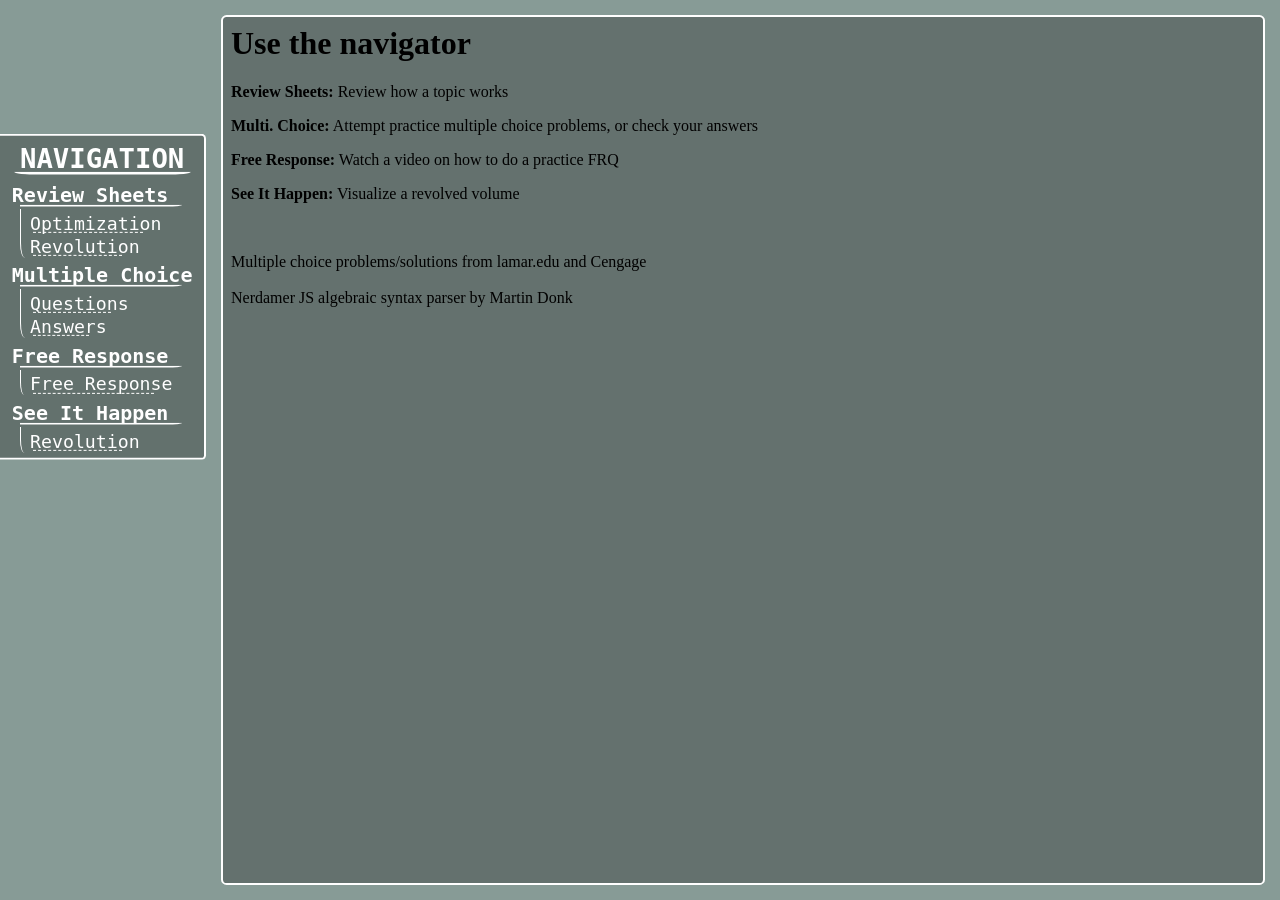
<file: index.html>
<!DOCTYPE html>
<html>
<head>
   <title>Volumes of Revolution & Optimization Review</title>
   <link rel='stylesheet' href='./stylesheets/root.css'>
   <link rel='stylesheet' href='./stylesheets/navigator.css'>
   <link rel='stylesheet' href='./stylesheets/pagecontainer.css'>
</head>
<body>
   <div id="main-navigator">
      <h2 id="navi-label">NAVIGATION</h2>
      <!-- <button id="to-home" class="navigator-button">Home</button>                  <br /> -->
      <!-- button id="to-review" class="navigator-button">Review Sheet</button>         <br / -->
      <span id="rev-label" class="sub-label">Review Sheets</span>                    <br />
      <div id="rev-navigator" class="sub-menu">
         <button id="to-rev-op" class="navigator-button">Optimization</button>      <br />
         <button id="to-rev-vo" class="navigator-button">Revolution</button>        <br />
      </div>
      <span id="mc-label" class="sub-label">Multiple Choice</span>                  <br />
      <div id="mc-navigator" class="sub-menu">
         <button id="to-mc-q" class="navigator-button">Questions</button>           <br />
         <button id="to-mc-a" class="navigator-button">Answers</button>             <br />
      </div>
      <span id="frq-label" class="sub-label">Free Response</span>                  <br />
      <div id="frq-navigator" class="sub-menu">
         <button id="to-frq" class="navigator-button">Free Response</button>           <br />
      </div>
      <!-- frq stuff in video format -->
      <span id="prev-label" class="sub-label">See It Happen</span>                  <br />
      <div id="prev-navigator" class="sub-menu">
         <!-- button id="to-prev-op" class="navigator-button">Optimization</button>     <br / -->
         <button id="to-prev-vo" class="navigator-button">Revolution</button>       <br />
      </div>
   </div>
   
   <div id="page-container">
      <!-- embed id="preview-parameters" type="text/html" src="./volumesofrevolution/index.html" -->
      <embed id="embed-body" type="text/html" src="./landing.html">
   </div>
   
   <script id="page-switch">
      const naviContainer = document.querySelector('#main-navigator');
      const pageContainer = document.querySelector('#page-container');
      // const previewElement = document.querySelector('#preview-parameters');
      const embedBody = document.querySelector('#embed-body');
      // previewElement.style.display = 'none';
      // TODO move this to the css
      
      const mainNaviStyle = window.getComputedStyle(naviContainer);
      
      let __em = Number(mainNaviStyle.fontSize.split('px')[0]);
      
      // Size the main body
      function sizeStuff(){
         pageContainer.style.left = (Number(mainNaviStyle.width.split('px')[0]) + (0.8 * __em)) + 'px';
         pageContainer.style.width = (window.innerWidth - (Number(mainNaviStyle.width.split('px')[0]) + (1.6 * __em))) + 'px';
         pageContainer.style.top = (0.8 * __em) + 'px';
         pageContainer.style.height = (window.innerHeight - (1.6 * __em)) + 'px';
         
         embedBody.width = (window.innerWidth - (Number(mainNaviStyle.width.split('px')[0]) + (1.85 * __em))) + 'px';
         embedBody.height = (window.innerHeight - (1.85 * __em)) + 'px';
      }
      window.addEventListener('resize', sizeStuff);
      sizeStuff();
      
      const pageContStyle = window.getComputedStyle(pageContainer);
      
      document.getElementById('to-rev-op').addEventListener('click', e => embedBody.src = './reviewsheets/optimization.html');
      document.getElementById('to-rev-vo').addEventListener('click', e => embedBody.src = './reviewsheets/volume.html');
      document.getElementById('to-mc-q').addEventListener('click', e => embedBody.src = './multiplechoice/problems.html');
      document.getElementById('to-mc-a').addEventListener('click', e => embedBody.src = './multiplechoice/solutions.html');
      document.getElementById('to-frq').addEventListener('click', e => embedBody.src = './freeresponse/frqvideo.mp4');
      document.getElementById('to-prev-vo').addEventListener('click', e => embedBody.src = './volumesofrevolution/index.html');
   </script>
</body>
</html>
</file>
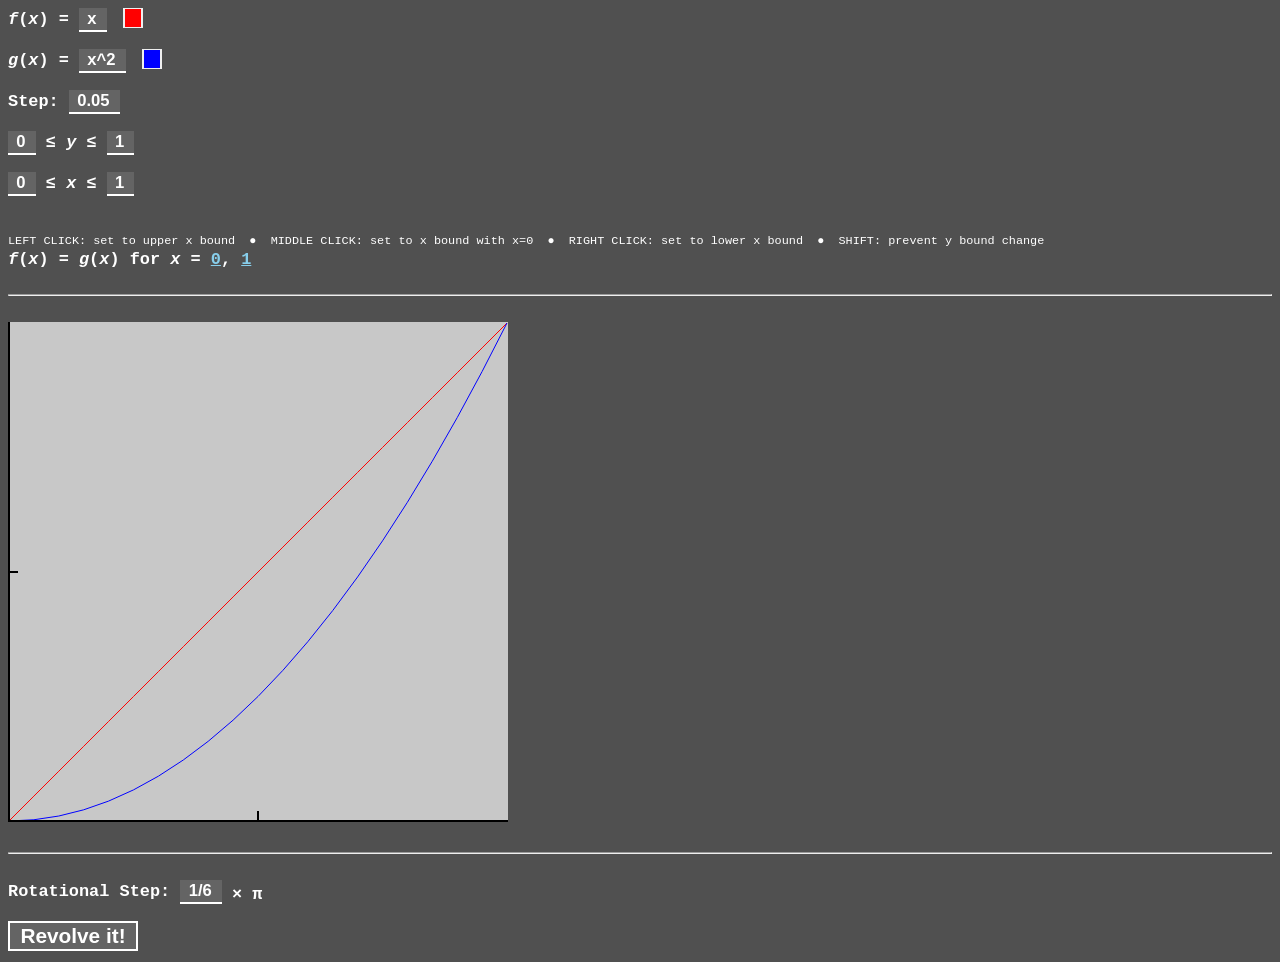
<file: volumesofrevolution/index.html>
<!DOCTYPE html>
<html>
   <head>
      <title>Volumes of Revolution</title>
      <link rel='stylesheet' href='./stylesheet.css'>
   </head>
   <body>
      <div id="calculation-curtain">
         <span id="calculation-curtain-inner">
            <img id="calculation-animation" src="./resources/calculating_256.gif">
            <br />
            <code id="calculation-flavor-text">Calculating. . .</code>
         </span>
      </div>

      <div id="definition-container">
         <code id="define-f" class="definer"><label for="f-of-x"><i>f</i>(<i>x</i>) = </label><input id='f-of-x' class="definition-input" type="text" value="x"><p class="color-input-container"><input id="f-color" type="color" value="#ff0000" class="color-input"></p></code>
         <br />
         <code id="define-g" class="definer"><label for="g-of-x"><i>g</i>(<i>x</i>) = </label><input id='g-of-x' class="definition-input" type="text" value="x^2"><p class="color-input-container"><input id="g-color" type="color" value="#0000ff" class="color-input"></p></code>
         <br />
         <code id="define-step" class="definer"><label for="step">Step: </label><input id="step" class="definition-input" type="text" value="0.05"></code>
         <br />
         <code id="define-range" class="definer"><input id="range-lower" class="definition-input" type="text" value="0"> &le; <i>y</i> &le; <input id="range-upper" class="definition-input" type="text" value="1"></code>
         <br />
         <code id="define-domain" class="definer"><input id="domain-lower" class="definition-input" type="text" value="0"> &le; <i>x</i> &le; <input id="domain-upper" class="definition-input" type="text" value="1"></code>
      </div>

      <!-- <hr /><br /> -->

      <code id="f-equals-g-container" class="definer">
         <br />
         <sub class="f-equals-hint">LEFT CLICK: set to upper x bound &nbsp;●&nbsp; MIDDLE CLICK: set to x bound with x=0 &nbsp;●&nbsp; RIGHT CLICK: set to lower x bound &nbsp;●&nbsp;  SHIFT: prevent y bound change</sub> <br />
         <i>f</i>(<i>x</i>) = <i>g</i>(<i>x</i>) for <i>x</i> = <span id="f-equals-g">undefined</span>
      </code>

      <hr /><br />

      <div id="canvas-container">
         <canvas id="preview-2d" width="500" height="500"></canvas>
      </div>
      
      <br /><hr /><br />
      
      <code id="r-step-cont" class="definer"><label for="r-step">Rotational Step: </label><input id='r-step' class="definition-input" type="text" value="1/6"> <p class="color-input-container">× π</p></code>
      <br />
      <button id="make-it-3d" class="definition-input">Revolve it!</button>
      
      <!-- Importing external algebra library -->
      <script id="nerdamer-library" src="./nerdamer/all.min.js"></script>

      <!-- Add ability to delay async scripts-->
      <script src="./script/pause.js"></script>
      <!-- Setting up thing to convert input to actual function -->
      <script src="./script/inputtonerdamer.js"></script>
      <!-- Toggling the calculation curtain -->
      <script src="./script/togglecalculationcurtain.js"></script>
      <!-- Rendering functions on 2D plane -->
      <script src="./script/renderpreview.js"></script>
      <!-- Open the 3D Renderer -->
      <script>
         const openRender3D = document.querySelector('#make-it-3d');
         openRender3D.addEventListener('click', e => {
            var buildFunctions = {
               u: xUpperBound,
               l: xLowerBound,
               s: step,
               f: fIsSet ? String(input_f.value).split(' ').join('') : false,
               F: color_f.value,
               g: gIsSet ? String(input_g.value).split(' ').join('') : false,
               G: color_g.value,
               r: rotStep,
            };
            var passData = 'fnData=' + JSON.stringify(buildFunctions).split('%22').join('\\"');
            var render3DWindow = window.open('./3drender/index.html?' + passData, '3D Revolution', 'width=1000');
            render3DWindow.href = './3drender/index.html?' + passData;
         });
      </script>
   </body>
</html>
</file>
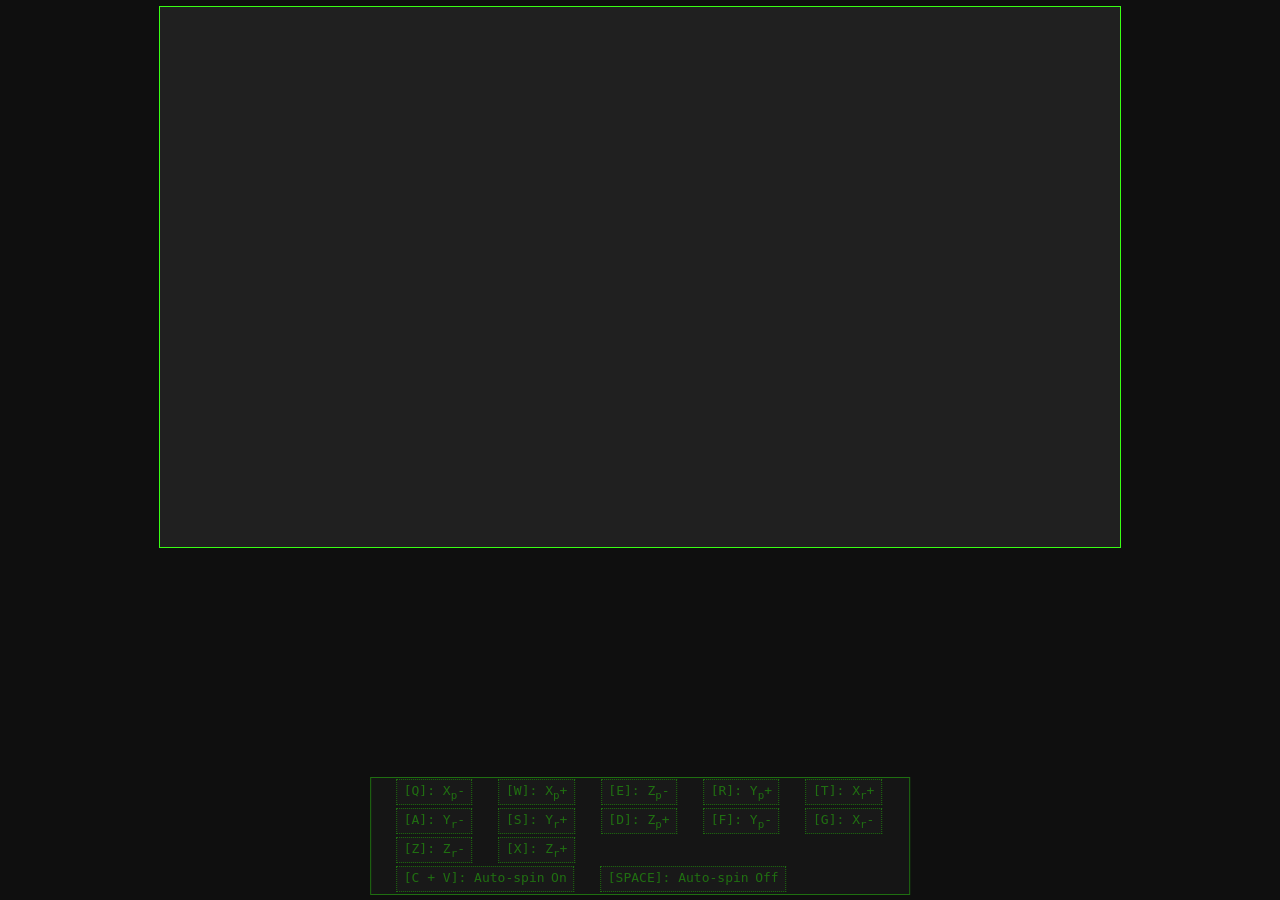
<file: volumesofrevolution/3drender/index.html>
<!DOCTYPE html>
<html>
<head>
   <title>3D Object Renderer</title>
   <link rel='stylesheet' href='./stylesheet/basestyle.css'>
</head>
<body>
   <canvas id="render-element" width="960" height="540"></canvas>
   
   <span id="log-cont">
      <b>-== LOG ==-</b>
      <p id="log"></p>
   </span>
   <div id="control">
      <!-- m == 'emulated keystroke' -->
      <span id="ctrl-r0">
         <m id="Q">[Q]: X<sub>p</sub>-</m><m id="W">[W]: X<sub>p</sub>+</m><m id="E">[E]: Z<sub>p</sub>-</m><m id="R">[R]: Y<sub>p</sub>+</m><m id="T">[T]: X<sub>r</sub>+</m>
      </span><br />
      <span id="ctrl-r1">
         <m id="A">[A]: Y<sub>r</sub>-</m><m id="S">[S]: Y<sub>r</sub>+</m><m id="D">[D]: Z<sub>p</sub>+</m><m id="F">[F]: Y<sub>p</sub>-</m><m id="G">[G]: X<sub>r</sub>-</m>
      </span><br />
      <span id="ctrl-r2"><m id="Z">[Z]: Z<sub>r</sub>-</m><m id="X">[X]: Z<sub>r</sub>+</m></span><br />
      <!-- <span id="ctrl-rA"><m id="Z">M.M.M.<sub>M.</m><m id="X">_|_|_|_|</m></span><br /> -->
      <span id="ctrl-r3"><m id="CV">[C + V]: Auto-spin<sub> </sub>On</m><m id="SPACE">[SPACE]: Auto-spin<sub> </sub>Off</m></span>
   </div>
   
   <!-- Nerdamer -->
   <script id="nerdamer-library" src="../nerdamer/all.min.js"></script>
   <!-- Delaying computation -->
   <script src="./script/delay.js" charset="utf-8"></script>
   <!-- Handle strings -->
   <script src="./script/strings.js" charset="utf-8"></script>
   <!-- Handle CSS variables -->
   <script src="./script/cssvariables.js" charset="utf-8"></script>
   <!-- Declare initial variables -->
   <script src="./script/declaration.js" charset="utf-8"></script>
   <!-- Custom log -->
   <script src="./script/log.js" charset="utf-8"></script>
   <!-- Handle input -->
   <script src="./script/input.js" charset="utf-8"></script>
   <!-- Render loop -->
   <script src="./script/render.js" charset="utf-8"></script>
   <!-- Classes -->
   <!-- Basic model building -->
   <script src="./script/class/point.js" charset="utf-8"></script>
   <script src="./script/class/center.js" charset="utf-8"></script>
   <script src="./script/class/vertex.js" charset="utf-8"></script>
   <script src="./script/class/face.js" charset="utf-8"></script>
   <script src="./script/class/model.js" charset="utf-8"></script>
   <!-- Complete shapes -->
   <script src="./script/class/cube.js" charset="utf-8"></script>
   <script src="./script/class/function.js" charset="utf-8"></script>
   
   <!-- Boot -->
   <script src="./script/initialization.js" charset="utf-8"></script>
</body>
</html>
</file>
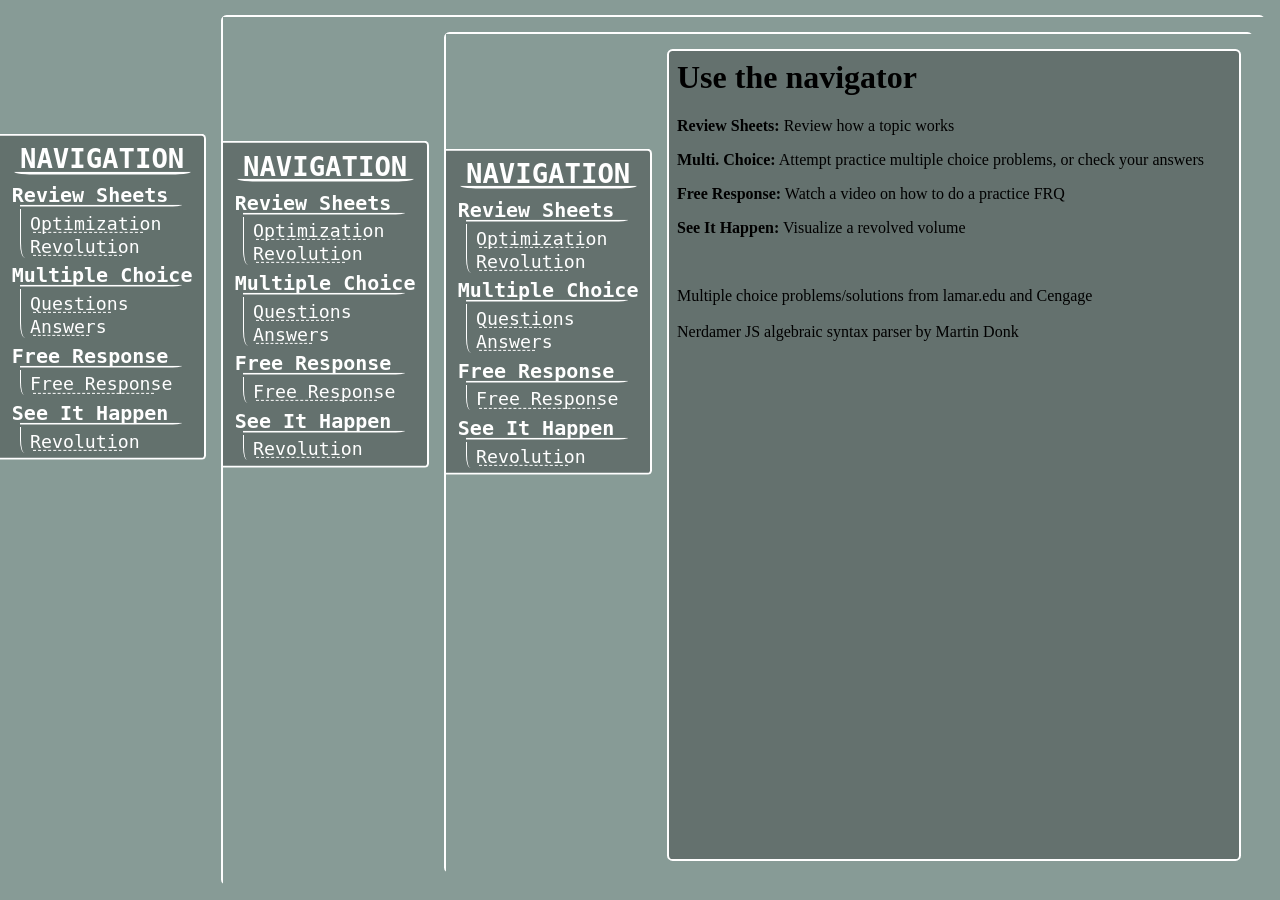
<file: index0.html>
<!DOCTYPE html>
<html>
<head>
   <title>Volumes of Revolution & Optimization Review</title>
   <link rel='stylesheet' href='./stylesheets/root.css'>
   <link rel='stylesheet' href='./stylesheets/navigator.css'>
   <link rel='stylesheet' href='./stylesheets/pagecontainer.css'>
</head>
<body>
   <div id="main-navigator">
      <h2 id="navi-label">NAVIGATION</h2>
      <!-- <button id="to-home" class="navigator-button">Home</button>                  <br /> -->
      <!-- button id="to-review" class="navigator-button">Review Sheet</button>         <br / -->
      <span id="rev-label" class="sub-label">Review Sheets</span>                    <br />
      <div id="rev-navigator" class="sub-menu">
         <button id="to-rev-op" class="navigator-button">Optimization</button>      <br />
         <button id="to-rev-vo" class="navigator-button">Revolution</button>        <br />
      </div>
      <span id="mc-label" class="sub-label">Multiple Choice</span>                  <br />
      <div id="mc-navigator" class="sub-menu">
         <button id="to-mc-q" class="navigator-button">Questions</button>           <br />
         <button id="to-mc-a" class="navigator-button">Answers</button>             <br />
      </div>
      <span id="frq-label" class="sub-label">Free Response</span>                  <br />
      <div id="frq-navigator" class="sub-menu">
         <button id="to-frq" class="navigator-button">Free Response</button>           <br />
      </div>
      <!-- frq stuff in video format -->
      <span id="prev-label" class="sub-label">See It Happen</span>                  <br />
      <div id="prev-navigator" class="sub-menu">
         <!-- button id="to-prev-op" class="navigator-button">Optimization</button>     <br / -->
         <button id="to-prev-vo" class="navigator-button">Revolution</button>       <br />
      </div>
   </div>
   
   <div id="page-container">
      <!-- embed id="preview-parameters" type="text/html" src="./volumesofrevolution/index.html" -->
      <embed id="embed-body" type="text/html" src="./index1.html">
   </div>
   
   <script id="page-switch">
      const naviContainer = document.querySelector('#main-navigator');
      const pageContainer = document.querySelector('#page-container');
      // const previewElement = document.querySelector('#preview-parameters');
      const embedBody = document.querySelector('#embed-body');
      // previewElement.style.display = 'none';
      // TODO move this to the css
      
      const mainNaviStyle = window.getComputedStyle(naviContainer);
      
      let __em = Number(mainNaviStyle.fontSize.split('px')[0]);
      
      // Size the main body
      pageContainer.style.left = (Number(mainNaviStyle.width.split('px')[0]) + (0.8 * __em)) + 'px';
      pageContainer.style.width = (window.innerWidth - (Number(mainNaviStyle.width.split('px')[0]) + (1.6 * __em))) + 'px';
      pageContainer.style.top = (0.8 * __em) + 'px';
      pageContainer.style.height = (window.innerHeight - (1.6 * __em)) + 'px';
      
      embedBody.width = (window.innerWidth - (Number(mainNaviStyle.width.split('px')[0]) + (1.6 * __em))) + 'px';
      embedBody.height = (window.innerHeight - (1.6 * __em)) + 'px';
      
      const pageContStyle = window.getComputedStyle(pageContainer);
      
      document.getElementById('to-prev-vo').addEventListener('click', e => embedBody.src = './volumesofrevolution/index.html');
   </script>
</body>
</html>
</file>
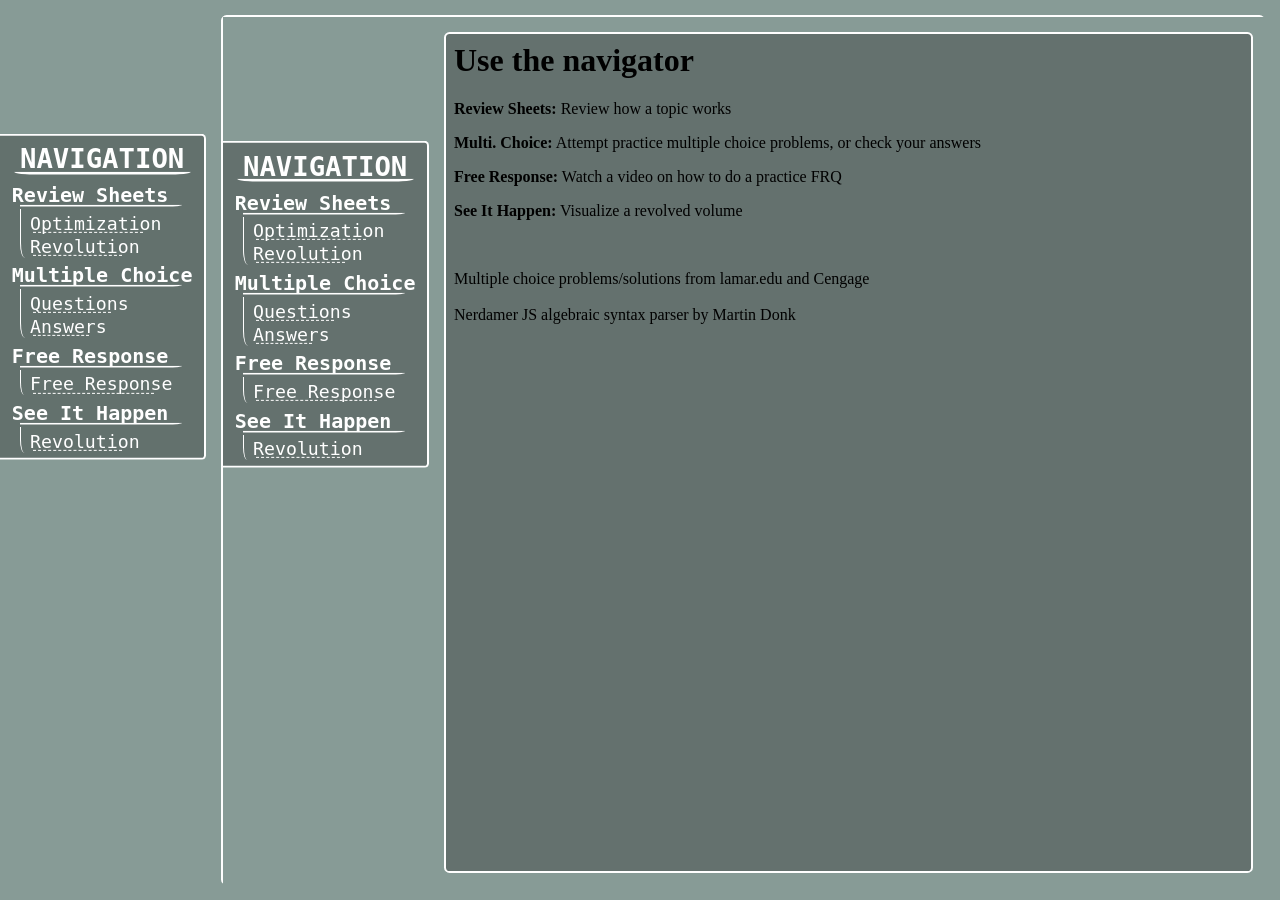
<file: index1.html>
<!DOCTYPE html>
<html>
<head>
   <title>Volumes of Revolution & Optimization Review</title>
   <link rel='stylesheet' href='./stylesheets/root.css'>
   <link rel='stylesheet' href='./stylesheets/navigator.css'>
   <link rel='stylesheet' href='./stylesheets/pagecontainer.css'>
</head>
<body>
   <div id="main-navigator">
      <h2 id="navi-label">NAVIGATION</h2>
      <!-- <button id="to-home" class="navigator-button">Home</button>                  <br /> -->
      <!-- button id="to-review" class="navigator-button">Review Sheet</button>         <br / -->
      <span id="rev-label" class="sub-label">Review Sheets</span>                    <br />
      <div id="rev-navigator" class="sub-menu">
         <button id="to-rev-op" class="navigator-button">Optimization</button>      <br />
         <button id="to-rev-vo" class="navigator-button">Revolution</button>        <br />
      </div>
      <span id="mc-label" class="sub-label">Multiple Choice</span>                  <br />
      <div id="mc-navigator" class="sub-menu">
         <button id="to-mc-q" class="navigator-button">Questions</button>           <br />
         <button id="to-mc-a" class="navigator-button">Answers</button>             <br />
      </div>
      <span id="frq-label" class="sub-label">Free Response</span>                  <br />
      <div id="frq-navigator" class="sub-menu">
         <button id="to-frq" class="navigator-button">Free Response</button>           <br />
      </div>
      <!-- frq stuff in video format -->
      <span id="prev-label" class="sub-label">See It Happen</span>                  <br />
      <div id="prev-navigator" class="sub-menu">
         <!-- button id="to-prev-op" class="navigator-button">Optimization</button>     <br / -->
         <button id="to-prev-vo" class="navigator-button">Revolution</button>       <br />
      </div>
   </div>
   
   <div id="page-container">
      <!-- embed id="preview-parameters" type="text/html" src="./volumesofrevolution/index.html" -->
      <embed id="embed-body" type="text/html" src="./index.html">
   </div>
   
   <script id="page-switch">
      const naviContainer = document.querySelector('#main-navigator');
      const pageContainer = document.querySelector('#page-container');
      // const previewElement = document.querySelector('#preview-parameters');
      const embedBody = document.querySelector('#embed-body');
      // previewElement.style.display = 'none';
      // TODO move this to the css
      
      const mainNaviStyle = window.getComputedStyle(naviContainer);
      
      let __em = Number(mainNaviStyle.fontSize.split('px')[0]);
      
      // Size the main body
      pageContainer.style.left = (Number(mainNaviStyle.width.split('px')[0]) + (0.8 * __em)) + 'px';
      pageContainer.style.width = (window.innerWidth - (Number(mainNaviStyle.width.split('px')[0]) + (1.6 * __em))) + 'px';
      pageContainer.style.top = (0.8 * __em) + 'px';
      pageContainer.style.height = (window.innerHeight - (1.6 * __em)) + 'px';
      
      embedBody.width = (window.innerWidth - (Number(mainNaviStyle.width.split('px')[0]) + (1.6 * __em))) + 'px';
      embedBody.height = (window.innerHeight - (1.6 * __em)) + 'px';
      
      const pageContStyle = window.getComputedStyle(pageContainer);
      
      document.getElementById('to-prev-vo').addEventListener('click', e => embedBody.src = './volumesofrevolution/index.html');
   </script>
</body>
</html>
</file>
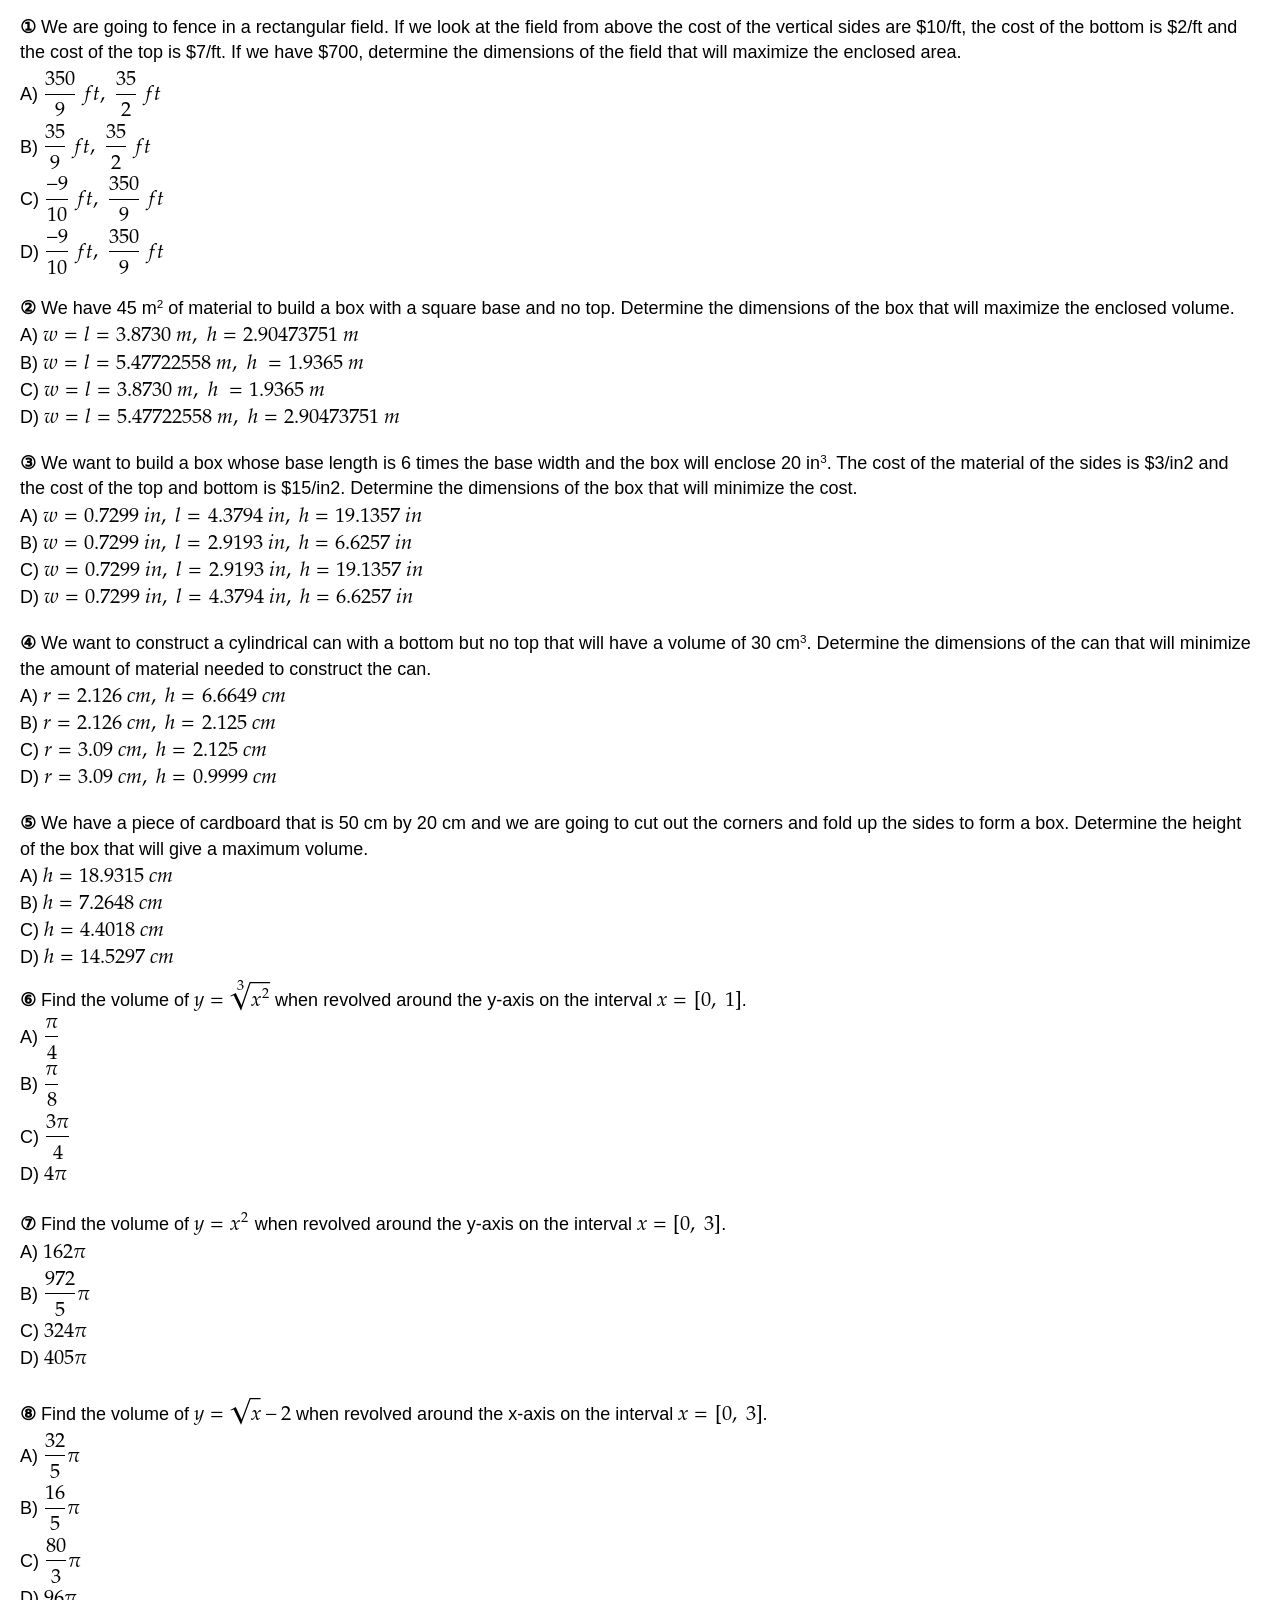
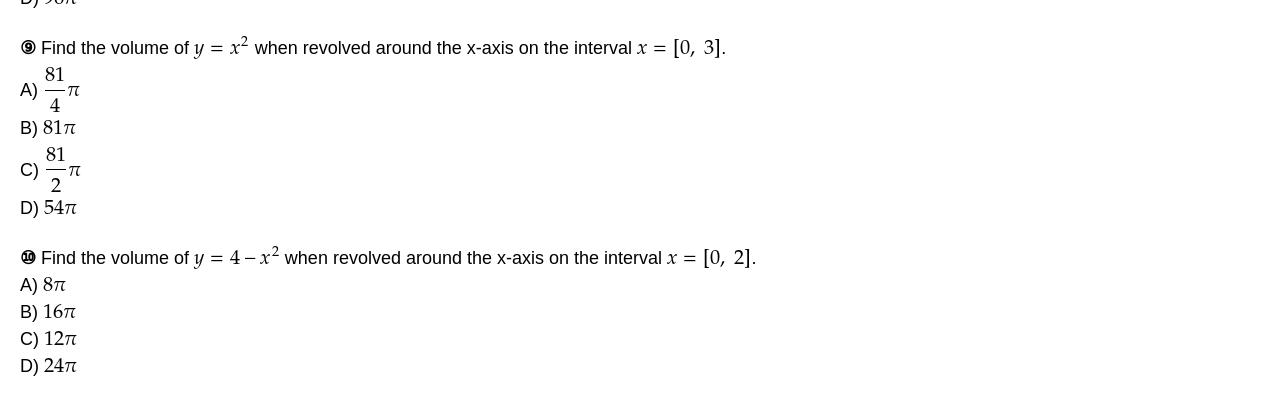
<file: multiplechoice/problems.html>
<!doctype html><html style="overflow:auto;height:auto;width:auto;"><head><title>Problems</title><meta http-equiv="Content-Type" content="text/html; charset=utf-8"/><style>@font-face {
	font-family: Asana;
	src: url("fonts/Asana-Math.otf") format("opentype");
}

@font-face {
	font-family: Asana-Math;
	src: url("fonts/Asana-math-mode.otf") format("opentype");
}

@font-face {
	font-family: Asana-Mathbb;
	src: url("fonts/types-generated/Asana-mathbb.otf") format("opentype");
}

@font-face {
	font-family: Asana-Mathit;
	src: url("fonts/types-generated/Asana-mathit.otf") format("opentype");
}

@font-face {
	font-family: Asana-Mathcal;
	src: url("fonts/types-generated/Asana-mathcal.otf") format("opentype");
}

@font-face {
	font-family: Asana-Mathscr;
	src: url("fonts/types-generated/Asana-mathscr.otf") format("opentype");
}

@font-face {
	font-family: Asana-Mathfrak;
	src: url("fonts/types-generated/Asana-mathfrak.otf") format("opentype");
}

@font-face {
	font-family: Asana-Mathsf;
	src: url("fonts/types-generated/Asana-mathsf.otf") format("opentype");
}

@font-face {
	font-family: Asana-Mathtt;
	src: url("fonts/types-generated/Asana-mathtt.otf") format("opentype");
}

@font-face {
	font-family: Asana-Mathrm;
	src: url("fonts/types-generated/Asana-mathrm.otf") format("opentype");
}

@font-face {
	font-family: 'FontAwesome';
	src: url('fonts/icomoon.eot');
	src: url('fonts/icomoon.eot') format('embedded-opentype'), url('fonts/icomoon.woff') format('woff'), url('fonts/icomoon.ttf') format('truetype'), url('fonts/icomoon.svg') format('svg');
	font-weight: normal;
	font-style: normal;
}

/**
Latin Modern
**/

@font-face {
	font-family: LatinModern;
	src: url("fonts/latinmodern-math.otf") format("opentype");
}

@font-face {
	font-family: LatinModern-Math;
	src: url("fonts/latinmodern-math-mode.otf") format("opentype");
}

@font-face {
	font-family: LatinModern-Mathbb;
	src: url("fonts/types-generated/latinmodern-mathbb.otf") format("opentype");
}

@font-face {
	font-family: LatinModern-Mathit;
	src: url("fonts/types-generated/latinmodern-mathit.otf") format("opentype");
}

@font-face {
	font-family: LatinModern-Mathcal;
	src: url("fonts/types-generated/latinmodern-mathcal.otf") format("opentype");
}

@font-face {
	font-family: LatinModern-Mathscr;
	src: url("fonts/types-generated/latinmodern-mathscr.otf") format("opentype");
}

@font-face {
	font-family: LatinModern-Mathfrak;
	src: url("fonts/types-generated/latinmodern-mathfrak.otf") format("opentype");
}

@font-face {
	font-family: LatinModern-Mathsf;
	src: url("fonts/types-generated/latinmodern-mathsf.otf") format("opentype");
}

@font-face {
	font-family: LatinModern-Mathtt;
	src: url("fonts/types-generated/latinmodern-mathtt.otf") format("opentype");
}

@font-face {
	font-family: LatinModern-Mathrm;
	src: url("fonts/types-generated/latinmodern-mathrm.otf") format("opentype");
}

/***********************************************************/

/**
Thicker Latin Modern
**/

@font-face {
	font-family: ThickerLm;
	src: url("fonts/thickerlm-math.otf") format("opentype");
}

@font-face {
	font-family: ThickerLm-Math;
	src: url("fonts/thickerlm-math-mode.otf") format("opentype");
}

@font-face {
	font-family: ThickerLm-Mathbb;
	src: url("fonts/types-generated/thickerlm-mathbb.otf") format("opentype");
}

@font-face {
	font-family: ThickerLm-Mathit;
	src: url("fonts/types-generated/thickerlm-mathit.otf") format("opentype");
}

@font-face {
	font-family: ThickerLm-Mathcal;
	src: url("fonts/types-generated/thickerlm-mathcal.otf") format("opentype");
}

@font-face {
	font-family: ThickerLm-Mathscr;
	src: url("fonts/types-generated/thickerlm-mathscr.otf") format("opentype");
}

@font-face {
	font-family: ThickerLm-Mathfrak;
	src: url("fonts/types-generated/thickerlm-mathfrak.otf") format("opentype");
}

@font-face {
	font-family: ThickerLm-Mathsf;
	src: url("fonts/types-generated/thickerlm-mathsf.otf") format("opentype");
}

@font-face {
	font-family: ThickerLm-Mathtt;
	src: url("fonts/types-generated/thickerlm-mathtt.otf") format("opentype");
}

@font-face {
	font-family: ThickerLm-Mathrm;
	src: url("fonts/types-generated/thickerlm-mathrm.otf") format("opentype");
}

/***********************************************************/

/* Computer Modern */

@font-face {
	font-family: 'Computer Modern Sans';
	src: url('fonts/others-text-mode/computer-modern/Sans/cmunss.otf') format("opentype");
	font-weight: normal;
	font-style: normal;
}

@font-face {
	font-family: 'Computer Modern Sans';
	src: url('fonts/others-text-mode/computer-modern/Sans/cmunsx.otf') format("opentype");
	font-weight: bold;
	font-style: normal;
}

@font-face {
	font-family: 'Computer Modern Sans';
	src: url('fonts/others-text-mode/computer-modern/Sans/cmunsi.otf') format("opentype");
	font-weight: normal;
	font-style: italic;
}

@font-face {
	font-family: 'Computer Modern Sans';
	src: url('fonts/others-text-mode/computer-modern/Sans/cmunso.otf') format("opentype");
	font-weight: bold;
	font-style: italic;
}

@font-face {
	font-family: 'Computer Modern Serif';
	src: url('fonts/others-text-mode/computer-modern/Serif/cmunrm.otf') format("opentype");
	font-weight: normal;
	font-style: normal;
}

@font-face {
	font-family: 'Computer Modern Serif';
	src: url('fonts/others-text-mode/computer-modern/Serif/cmunbx.otf') format("opentype");
	font-weight: bold;
	font-style: normal;
}

@font-face {
	font-family: 'Computer Modern Serif';
	src: url('fonts/others-text-mode/computer-modern/Serif/cmunti.otf') format("opentype");
	font-weight: normal;
	font-style: italic;
}

@font-face {
	font-family: 'Computer Modern Serif';
	src: url('fonts/others-text-mode/computer-modern/Serif/cmunbi.otf') format("opentype");
	font-weight: bold;
	font-style: italic;
}

@font-face {
	font-family: 'Computer Modern Typewriter';
	src: url('fonts/others-text-mode/computer-modern/Typewriter/cmuntt.otf') format("opentype");
	font-weight: normal;
	font-style: normal;
}

@font-face {
	font-family: 'Computer Modern Typewriter';
	src: url('fonts/others-text-mode/computer-modern/Typewriter/cmuntb.otf') format("opentype");
	font-weight: bold;
	font-style: normal;
}

@font-face {
	font-family: 'Computer Modern Typewriter';
	src: url('fonts/others-text-mode/computer-modern/Typewriter/cmunit.otf') format("opentype");
	font-weight: normal;
	font-style: italic;
}

@font-face {
	font-family: 'Computer Modern Typewriter';
	src: url('fonts/others-text-mode/computer-modern/Typewriter/cmuntx.otf') format("opentype");
	font-weight: bold;
	font-style: italic;
}

/**/

/**
Sans Math + Liberation Font
**/

@font-face {
	font-family: Sans;
	src: url("fonts/Sans-Math.otf") format("opentype");
}

@font-face {
	font-family: Sans-Math;
	src: url("fonts/Sans-Math-mode.otf") format("opentype");
}

@font-face {
	font-family: Sans-Bold;
	src: url("fonts/types-generated/Sans-bold.otf") format("opentype");
	font-weight: bold;
}

@font-face {
	font-family: Sans-Mathbb;
	src: url("fonts/types-generated/Asana-mathbb.otf") format("opentype");
}

@font-face {
	font-family: Sans-Mathit;
	src: url("fonts/types-generated/Sans-mathit.otf") format("opentype");
}

@font-face {
	font-family: Sans-Mathcal;
	src: url("fonts/types-generated/Asana-mathcal.otf") format("opentype");
}

@font-face {
	font-family: Sans-Mathscr;
	src: url("fonts/types-generated/Asana-mathscr.otf") format("opentype");
}

@font-face {
	font-family: Sans-Mathfrak;
	src: url("fonts/types-generated/Asana-mathfrak.otf") format("opentype");
}

@font-face {
	font-family: Sans-Mathsf;
	src: url("fonts/types-generated/Asana-mathsf.otf") format("opentype");
}

@font-face {
	font-family: Sans-Mathtt;
	src: url("fonts/types-generated/Asana-mathtt.otf") format("opentype");
}

@font-face {
	font-family: Sans-Mathrm;
	src: url("fonts/types-generated/Asana-mathrm.otf") format("opentype");
}

@font-face {
	font-family: Sans-Mathbf;
	src: url("fonts/types-generated/Sans-mathbf.otf") format("opentype");
	font-weight: bold;
}

/***********************************************************/</style><style>/* @font-face {
  font-family: 'FontAwesome';
  src: format('woff'), url('fonts/icomoon.svg?erlpdm#icomoon') format('svg');
  font-weight: normal;
  font-style: normal;
} */

[class^="fa-"], [class*=" fa-"] {
  /* use !important to prevent issues with browser extensions that change fonts */
  /* font-family: 'FontAwesome' !important;
  speak: none;
  font-style: normal;
  font-weight: normal;
  font-variant: normal;
  text-transform: none; */
  /* line-height: 1; */
  /* Better Font Rendering =========== */
  /* -webkit-font-smoothing: antialiased;
  -moz-osx-font-smoothing: grayscale; */
  display: inline-block;
  font: normal normal normal 14px/1 FontAwesome;
  font-size: inherit;
  text-rendering: auto;
  -webkit-font-smoothing: antialiased;
  -moz-osx-font-smoothing: grayscale;
}

.fa-plus:before {
  content: "\f067";
}
.fa-user:before {
  content: "\f007";
}
.fa-check:before {
  content: "\f00c";
}
.fa-close:before {
  content: "\f00d";
}
.fa-remove:before {
  content: "\f00d";
}
.fa-times:before {
  content: "\f00d";
}
.fa-search-plus:before {
  content: "\f00e";
}
.fa-search-minus:before {
  content: "\f010";
}
.fa-cog:before {
  content: "\f013";
}
.fa-gear:before {
  content: "\f013";
}
.fa-trash-o:before {
  content: "\f014";
}
.fa-file-o:before {
  content: "\f016";
}
.fa-refresh:before {
  content: "\f021";
}
.fa-font:before {
  content: "\f031";
}
.fa-bold:before {
  content: "\f032";
}
.fa-italic:before {
  content: "\f033";
}
.fa-align-left:before {
  content: "\f036";
}
.fa-align-center:before {
  content: "\f037";
}
.fa-align-right:before {
  content: "\f038";
}
.fa-dedent:before {
  content: "\f03b";
}
.fa-outdent:before {
  content: "\f03b";
}
.fa-indent:before {
  content: "\f03c";
}
.fa-image:before {
  content: "\f03e";
}
.fa-photo:before {
  content: "\f03e";
}
.fa-picture-o:before {
  content: "\f03e";
}
.fa-pencil:before {
  content: "\f040";
}
.fa-edit:before {
  content: "\f044";
}
.fa-pencil-square-o:before {
  content: "\f044";
}
.fa-share-square-o:before {
  content: "\f045";
}
.fa-arrows:before {
  content: "\f047";
}
.fa-chevron-left:before {
  content: "\f053";
}
.fa-chevron-right:before {
  content: "\f054";
}
.fa-times-circle:before {
  content: "\f057";
}
.fa-info-circle:before {
  content: "\f05a";
}
.fa-arrow-left:before {
  content: "\f060";
}
.fa-arrow-right:before {
  content: "\f061";
}
.fa-arrow-up:before {
  content: "\f062";
}
.fa-arrow-down:before {
  content: "\f063";
}
.fa-mail-forward:before {
  content: "\f064";
}
.fa-share:before {
  content: "\f064";
}
.fa-exclamation-circle:before {
  content: "\f06a";
}
.fa-exclamation-triangle:before {
  content: "\f071";
}
.fa-warning:before {
  content: "\f071";
}
.fa-chevron-up:before {
  content: "\f077";
}
.fa-chevron-down:before {
  content: "\f078";
}
.fa-folder:before {
  content: "\f07b";
}
.fa-folder-open:before {
  content: "\f07c";
}
.fa-twitter:before {
  content: "\f099";
}
.fa-twr:before {
  content: "\f099";
}
.fa-facebook:before {
  content: "\f09a";
}
.fa-fce:before {
  content: "\f09a";
}
.fa-facebook-f:before {
  content: "\f09a";
}
.fa-github:before {
  content: "\f09b";
}
.fa-gh:before {
  content: "\f09b";
}
.fa-cut:before {
  content: "\f0c4";
}
.fa-scissors:before {
  content: "\f0c4";
}
.fa-copy:before {
  content: "\f0c5";
}
.fa-files-o:before {
  content: "\f0c5";
}
.fa-bars:before {
  content: "\f0c9";
}
.fa-navicon:before {
  content: "\f0c9";
}
.fa-reorder:before {
  content: "\f0c9";
}
.fa-list-ul:before {
  content: "\f0ca";
}
.fa-list-ol:before {
  content: "\f0cb";
}
.fa-strikethrough:before {
  content: "\f0cc";
}
.fa-underline:before {
  content: "\f0cd";
}
.fa-table:before {
  content: "\f0ce";
}
.fa-magic:before {
  content: "\f0d0";
}
.fa-caret-down:before {
  content: "\f0d7";
}
.fa-caret-right:before {
  content: "\f0da";
}
.fa-sort-desc:before {
  content: "\f0dd";
}
.fa-sort-down:before {
  content: "\f0dd";
}
.fa-clipboard:before {
  content: "\f0ea";
}
.fa-paste:before {
  content: "\f0ea";
}
.fa-angle-double-left:before {
  content: "\f100";
}
.fa-angle-double-right:before {
  content: "\f101";
}
.fa-angle-double-up:before {
  content: "\f102";
}
.fa-angle-double-down:before {
  content: "\f103";
}
.fa-circle:before {
  content: "\f111";
}
.fa-mail-reply:before {
  content: "\f112";
}
.fa-reply:before {
  content: "\f112";
}
.fa-exclamation:before {
  content: "\f12a";
}
.fa-eraser:before {
  content: "\f12d";
}
.fa-ellipsis-h:before {
  content: "\f141";
}
.fa-ellipsis-v:before {
  content: "\f142";
}
.fa-file:before {
  content: "\f15b";
}
.fa-file-text:before {
  content: "\f15c";
}
.fa-google:before {
  content: "\f1a0";
}
.fa-gg:before {
  content: "\f1a0";
}
.fa-trash:before {
  content: "\f1f8";
}
.fa-i-cursor:before {
  content: "\f246";
}
.fa-hand-paper-o:before {
  content: "\f256";
}
.fa-hand-stop-o:before {
  content: "\f256";
}
</style><style>

compositeblock {
  display: inline-block;
  position: relative;
  text-align: left;
  unicode-bidi: isolate;
}
compositeblock.middle {
  vertical-align: middle;
}
latex-symbol-icon {
  display: inline-block;
  padding: 2px;
  border: 1px solid transparent;
  cursor: pointer;
}
latex-symbol-icon:hover,
latex-symbol-icon.selected {
  background: white;
  border: 1px solid lightgray;
}
inline {
  display: inline-block;
}
base-line-indicator {
  display: inline-block;
  overflow: hidden;
  width: 0px;
  height: inherit;
}

math-type .constant-text > constant-text {
  margin-left: 0.2em;
  margin-right: 0.2em;
}
math-type .constant-text > constant-text.close-left {
  margin-left: 0;
}
math-type .constant-text > constant-text.close-right {
  margin-right: 0;
}



/**different context*/
/**different context*/
math-type ref-tag {
  position: absolute;
  right: 5px;
  top: 50%;
  transform: translate(0, -50%);
  z-index: 8;
  cursor: pointer;
}
math-type ref-tag > label {
  cursor: pointer;
}
math-type ref-tag:hover {
  text-decoration: underline;
}
math-type ref-tag.line-tag {
  transition: background 0.4s;
}
math-type ref-tag.empty-line-tag {
  opacity: 0.5;
  animation: fadein 0.5s;
}
math-type tr.math-row ref-tag {
  left: calc(100% + 20px);
  right: unset;
}
@keyframes fadein {
  0% {
    opacity: 0;
  }
  70% {
    opacity: 0;
  }
  100% {
    opacity: 0.5;
  }
}







.color-picker no-color-select {
  display: block;
  text-align: center;
  /* width: 100%; */
  /* height: 20px; */
  background: white;
  border: 1px solid lightgray;
  margin-bottom: 2px;
  color: gray;
  padding: 2px;
  cursor: default;
  border-radius: 0;
  padding-bottom: 2px;
  margin-bottom: 3px;
  margin-left: -1px;
  margin-right: -1px;
  font-size: 13px;
}
.color-picker no-color-select:hover {
  color: black;
}
.color-picker color-select {
  position: absolute;
  top: 30px;
  left: 0px;
  background: white;
}

/**we use alpha as we have problem with background (without alpha) in Electron version (older Chrome) **/
/* z-index region*/
/**different context*/
/**different context*/
math-type editarea.no-area-container,
math-type editarea.text-mode,
math-type area-container,
math-type .print-as-area-container {
  display: flex;
  flex-direction: column;
  align-items: stretch;
}
math-type editarea.no-area-container > line,
math-type editarea.text-mode > line,
math-type area-container > line,
math-type .print-as-area-container > line {
  min-width: 0.3em;
  position: relative;
  display: block;
  width: 100%;
  align-items: baseline;
  flex-wrap: wrap;
  box-sizing: border-box;
  flex-wrap: nowrap;
  line-height: 1.2;
  white-space: nowrap;
}
math-type editarea.no-area-container > line block,
math-type editarea.text-mode > line block,
math-type area-container > line block,
math-type .print-as-area-container > line block {
  white-space: pre;
}
math-type editarea.no-area-container > line.single-block > blocks > baselineblock,
math-type editarea.text-mode > line.single-block > blocks > baselineblock,
math-type area-container > line.single-block > blocks > baselineblock,
math-type .print-as-area-container > line.single-block > blocks > baselineblock {
  display: none;
}
math-type editarea.no-area-container > line > blocks,
math-type editarea.text-mode > line > blocks,
math-type area-container > line > blocks,
math-type .print-as-area-container > line > blocks {
  /**
            Different between inline and inline-block is about whether Section Text will be wrap in next wrapped line 
            */
  display: inline-block;
  text-align: left;
}
math-type editarea.no-area-container > line.root,
math-type editarea.text-mode > line.root,
math-type area-container > line.root,
math-type .print-as-area-container > line.root,
math-type editarea.no-area-container > line.text-mode,
math-type editarea.text-mode > line.text-mode,
math-type area-container > line.text-mode,
math-type .print-as-area-container > line.text-mode {
  display: block;
  font-style: normal;
}
math-type editarea.no-area-container > line.root > prefix,
math-type editarea.text-mode > line.root > prefix,
math-type area-container > line.root > prefix,
math-type .print-as-area-container > line.root > prefix,
math-type editarea.no-area-container > line.text-mode > prefix,
math-type editarea.text-mode > line.text-mode > prefix,
math-type area-container > line.text-mode > prefix,
math-type .print-as-area-container > line.text-mode > prefix {
  white-space: pre;
  display: inline-block;
  cursor: default;
  text-align: left;
}
math-type editarea.no-area-container > line.root > blocks,
math-type editarea.text-mode > line.root > blocks,
math-type area-container > line.root > blocks,
math-type .print-as-area-container > line.root > blocks,
math-type editarea.no-area-container > line.text-mode > blocks,
math-type editarea.text-mode > line.text-mode > blocks,
math-type area-container > line.text-mode > blocks,
math-type .print-as-area-container > line.text-mode > blocks {
  /** should not wrap here*/
  align-items: baseline;
  box-sizing: border-box;
}
math-type editarea.no-area-container > line.root > blocks > block,
math-type editarea.text-mode > line.root > blocks > block,
math-type area-container > line.root > blocks > block,
math-type .print-as-area-container > line.root > blocks > block,
math-type editarea.no-area-container > line.text-mode > blocks > block,
math-type editarea.text-mode > line.text-mode > blocks > block,
math-type area-container > line.text-mode > blocks > block,
math-type .print-as-area-container > line.text-mode > blocks > block {
  white-space: pre-wrap;
  white-space: break-spaces;
}
math-type editarea.no-area-container > line.root.full-line-block-inside > prefix,
math-type editarea.text-mode > line.root.full-line-block-inside > prefix,
math-type area-container > line.root.full-line-block-inside > prefix,
math-type .print-as-area-container > line.root.full-line-block-inside > prefix,
math-type editarea.no-area-container > line.text-mode.full-line-block-inside > prefix,
math-type editarea.text-mode > line.text-mode.full-line-block-inside > prefix,
math-type area-container > line.text-mode.full-line-block-inside > prefix,
math-type .print-as-area-container > line.text-mode.full-line-block-inside > prefix {
  float: left;
  vertical-align: top;
}
math-type editarea.no-area-container > line.root.full-line-block-inside > blocks,
math-type editarea.text-mode > line.root.full-line-block-inside > blocks,
math-type area-container > line.root.full-line-block-inside > blocks,
math-type .print-as-area-container > line.root.full-line-block-inside > blocks,
math-type editarea.no-area-container > line.text-mode.full-line-block-inside > blocks,
math-type editarea.text-mode > line.text-mode.full-line-block-inside > blocks,
math-type area-container > line.text-mode.full-line-block-inside > blocks,
math-type .print-as-area-container > line.text-mode.full-line-block-inside > blocks {
  display: block;
  width: 100%;
}
math-type editarea.no-area-container > line.root.full-line-block-inside > blocks > baselineblock,
math-type editarea.text-mode > line.root.full-line-block-inside > blocks > baselineblock,
math-type area-container > line.root.full-line-block-inside > blocks > baselineblock,
math-type .print-as-area-container > line.root.full-line-block-inside > blocks > baselineblock,
math-type editarea.no-area-container > line.text-mode.full-line-block-inside > blocks > baselineblock,
math-type editarea.text-mode > line.text-mode.full-line-block-inside > blocks > baselineblock,
math-type area-container > line.text-mode.full-line-block-inside > blocks > baselineblock,
math-type .print-as-area-container > line.text-mode.full-line-block-inside > blocks > baselineblock {
  display: inline-block;
  float: left;
}
math-type editarea.no-area-container > line.root.has-rtl.align-justify,
math-type editarea.text-mode > line.root.has-rtl.align-justify,
math-type area-container > line.root.has-rtl.align-justify,
math-type .print-as-area-container > line.root.has-rtl.align-justify,
math-type editarea.no-area-container > line.text-mode.has-rtl.align-justify,
math-type editarea.text-mode > line.text-mode.has-rtl.align-justify,
math-type area-container > line.text-mode.has-rtl.align-justify,
math-type .print-as-area-container > line.text-mode.has-rtl.align-justify {
  direction: rtl;
}
math-type editarea.no-area-container > line.root.section,
math-type editarea.text-mode > line.root.section,
math-type area-container > line.root.section,
math-type .print-as-area-container > line.root.section,
math-type editarea.no-area-container > line.text-mode.section,
math-type editarea.text-mode > line.text-mode.section,
math-type area-container > line.text-mode.section,
math-type .print-as-area-container > line.text-mode.section {
  text-align: left;
}
math-type editarea.no-area-container > line.root.section > blocks,
math-type editarea.text-mode > line.root.section > blocks,
math-type area-container > line.root.section > blocks,
math-type .print-as-area-container > line.root.section > blocks,
math-type editarea.no-area-container > line.text-mode.section > blocks,
math-type editarea.text-mode > line.text-mode.section > blocks,
math-type area-container > line.text-mode.section > blocks,
math-type .print-as-area-container > line.text-mode.section > blocks {
  /**
                    Different between inline and inline-block is about whether Section Text will be wrap in next wrapped line 
                    */
  display: inline;
}
math-type editarea.no-area-container > line.root.section.has-rtl,
math-type editarea.text-mode > line.root.section.has-rtl,
math-type area-container > line.root.section.has-rtl,
math-type .print-as-area-container > line.root.section.has-rtl,
math-type editarea.no-area-container > line.text-mode.section.has-rtl,
math-type editarea.text-mode > line.text-mode.section.has-rtl,
math-type area-container > line.text-mode.section.has-rtl,
math-type .print-as-area-container > line.text-mode.section.has-rtl {
  direction: rtl;
}
math-type editarea.no-area-container > line.root.section.has-rtl > prefix,
math-type editarea.text-mode > line.root.section.has-rtl > prefix,
math-type area-container > line.root.section.has-rtl > prefix,
math-type .print-as-area-container > line.root.section.has-rtl > prefix,
math-type editarea.no-area-container > line.text-mode.section.has-rtl > prefix,
math-type editarea.text-mode > line.text-mode.section.has-rtl > prefix,
math-type area-container > line.text-mode.section.has-rtl > prefix,
math-type .print-as-area-container > line.text-mode.section.has-rtl > prefix {
  direction: rtl;
  order: 1;
}
math-type editarea.no-area-container > line.root.theorem,
math-type editarea.text-mode > line.root.theorem,
math-type area-container > line.root.theorem,
math-type .print-as-area-container > line.root.theorem,
math-type editarea.no-area-container > line.text-mode.theorem,
math-type editarea.text-mode > line.text-mode.theorem,
math-type area-container > line.text-mode.theorem,
math-type .print-as-area-container > line.text-mode.theorem {
  padding-top: 0.3em;
  padding-bottom: 0.3em;
}
math-type editarea.no-area-container > line > prefix,
math-type editarea.text-mode > line > prefix,
math-type area-container > line > prefix,
math-type .print-as-area-container > line > prefix {
  text-align: right;
}
math-type editarea.no-area-container > line.has-indent,
math-type editarea.text-mode > line.has-indent,
math-type area-container > line.has-indent,
math-type .print-as-area-container > line.has-indent {
  display: flex;
  justify-content: flex-start;
}
math-type editarea.no-area-container > line.has-rtl.has-indent > prefix,
math-type editarea.text-mode > line.has-rtl.has-indent > prefix,
math-type area-container > line.has-rtl.has-indent > prefix,
math-type .print-as-area-container > line.has-rtl.has-indent > prefix {
  direction: rtl;
  order: 1;
}
math-type editarea.no-area-container > line.has-rtl.has-indent.indent-0,
math-type editarea.text-mode > line.has-rtl.has-indent.indent-0,
math-type area-container > line.has-rtl.has-indent.indent-0,
math-type .print-as-area-container > line.has-rtl.has-indent.indent-0 {
  padding-left: 0;
  padding-right: 30px;
}
math-type editarea.no-area-container > line.has-rtl.has-indent.indent-1,
math-type editarea.text-mode > line.has-rtl.has-indent.indent-1,
math-type area-container > line.has-rtl.has-indent.indent-1,
math-type .print-as-area-container > line.has-rtl.has-indent.indent-1 {
  padding-left: 0;
  padding-right: 65px;
}
math-type editarea.no-area-container > line.has-rtl.has-indent.indent-2,
math-type editarea.text-mode > line.has-rtl.has-indent.indent-2,
math-type area-container > line.has-rtl.has-indent.indent-2,
math-type .print-as-area-container > line.has-rtl.has-indent.indent-2 {
  padding-left: 0;
  padding-right: 105px;
}
math-type editarea.no-area-container > line.has-rtl.has-indent.indent-3,
math-type editarea.text-mode > line.has-rtl.has-indent.indent-3,
math-type area-container > line.has-rtl.has-indent.indent-3,
math-type .print-as-area-container > line.has-rtl.has-indent.indent-3 {
  padding-left: 0;
  padding-right: 145px;
}
math-type editarea.no-area-container > line.has-rtl.has-indent.indent-4,
math-type editarea.text-mode > line.has-rtl.has-indent.indent-4,
math-type area-container > line.has-rtl.has-indent.indent-4,
math-type .print-as-area-container > line.has-rtl.has-indent.indent-4 {
  padding-left: 0;
  padding-right: 185px;
}
math-type editarea.no-area-container > line.indent-0,
math-type editarea.text-mode > line.indent-0,
math-type area-container > line.indent-0,
math-type .print-as-area-container > line.indent-0 {
  padding-left: 30px;
}
math-type editarea.no-area-container > line.indent-1,
math-type editarea.text-mode > line.indent-1,
math-type area-container > line.indent-1,
math-type .print-as-area-container > line.indent-1 {
  padding-left: 65px;
}
math-type editarea.no-area-container > line.indent-2,
math-type editarea.text-mode > line.indent-2,
math-type area-container > line.indent-2,
math-type .print-as-area-container > line.indent-2 {
  padding-left: 105px;
}
math-type editarea.no-area-container > line.indent-3,
math-type editarea.text-mode > line.indent-3,
math-type area-container > line.indent-3,
math-type .print-as-area-container > line.indent-3 {
  padding-left: 145px;
}
math-type editarea.no-area-container > line.indent-4,
math-type editarea.text-mode > line.indent-4,
math-type area-container > line.indent-4,
math-type .print-as-area-container > line.indent-4 {
  padding-left: 185px;
}
math-type editarea.no-area-container > line.math-container-selected,
math-type editarea.text-mode > line.math-container-selected,
math-type area-container > line.math-container-selected,
math-type .print-as-area-container > line.math-container-selected {
  outline: 1px solid rgba(93, 92, 92, 0.3);
}
math-type editarea.no-area-container > line.math-container,
math-type editarea.text-mode > line.math-container,
math-type area-container > line.math-container,
math-type .print-as-area-container > line.math-container {
  font-family: 'Asana';
  justify-content: center;
  text-align: center;
  display: flex;
}
math-type editarea.no-area-container > line.math-container block,
math-type editarea.text-mode > line.math-container block,
math-type area-container > line.math-container block,
math-type .print-as-area-container > line.math-container block {
  white-space: pre;
}
math-type editarea.no-area-container > line.align-center,
math-type editarea.text-mode > line.align-center,
math-type area-container > line.align-center,
math-type .print-as-area-container > line.align-center {
  text-align: center;
}
math-type editarea.no-area-container > line.align-center.has-indent,
math-type editarea.text-mode > line.align-center.has-indent,
math-type area-container > line.align-center.has-indent,
math-type .print-as-area-container > line.align-center.has-indent {
  justify-content: center;
}
math-type editarea.no-area-container > line.align-center.section,
math-type editarea.text-mode > line.align-center.section,
math-type area-container > line.align-center.section,
math-type .print-as-area-container > line.align-center.section {
  text-align: center;
}
math-type editarea.no-area-container > line.align-center > blocks,
math-type editarea.text-mode > line.align-center > blocks,
math-type area-container > line.align-center > blocks,
math-type .print-as-area-container > line.align-center > blocks {
  text-align: center;
}
math-type editarea.no-area-container > line.align-justify,
math-type editarea.text-mode > line.align-justify,
math-type area-container > line.align-justify,
math-type .print-as-area-container > line.align-justify {
  text-align: justify;
}
math-type editarea.no-area-container > line.align-justify.section,
math-type editarea.text-mode > line.align-justify.section,
math-type area-container > line.align-justify.section,
math-type .print-as-area-container > line.align-justify.section {
  text-align: justify;
}
math-type editarea.no-area-container > line.align-justify > blocks,
math-type editarea.text-mode > line.align-justify > blocks,
math-type area-container > line.align-justify > blocks,
math-type .print-as-area-container > line.align-justify > blocks {
  text-align: justify;
}
math-type editarea.no-area-container > line.align-left,
math-type editarea.text-mode > line.align-left,
math-type area-container > line.align-left,
math-type .print-as-area-container > line.align-left {
  text-align: left;
}
math-type editarea.no-area-container > line.align-left > blocks,
math-type editarea.text-mode > line.align-left > blocks,
math-type area-container > line.align-left > blocks,
math-type .print-as-area-container > line.align-left > blocks {
  text-align: left;
}
math-type editarea.no-area-container > line.align-right,
math-type editarea.text-mode > line.align-right,
math-type area-container > line.align-right,
math-type .print-as-area-container > line.align-right {
  text-align: right;
}
math-type editarea.no-area-container > line.align-right.has-indent,
math-type editarea.text-mode > line.align-right.has-indent,
math-type area-container > line.align-right.has-indent,
math-type .print-as-area-container > line.align-right.has-indent {
  justify-content: flex-end;
}
math-type editarea.no-area-container > line.align-right.section,
math-type editarea.text-mode > line.align-right.section,
math-type area-container > line.align-right.section,
math-type .print-as-area-container > line.align-right.section {
  text-align: right;
}
math-type editarea.no-area-container > line.align-right > blocks,
math-type editarea.text-mode > line.align-right > blocks,
math-type area-container > line.align-right > blocks,
math-type .print-as-area-container > line.align-right > blocks {
  text-align: right;
}
math-type editarea.no-area-container > line > blocks > block,
math-type editarea.text-mode > line > blocks > block,
math-type area-container > line > blocks > block,
math-type .print-as-area-container > line > blocks > block {
  display: inline;
}
math-type editarea.no-area-container,
math-type area-container {
  align-items: initial;
}
math-type editarea.root-editor {
  align-items: initial;
  display: block;
  color: black;
  fill: black;
  stroke: black;
  border-color: black;
}
math-type editarea.root-editor.read-only {
  cursor: default;
}
math-type editarea.root-editor.read-only block {
  cursor: default;
}
math-type editarea.root-editor > area-container {
  display: block;
}
math-type area-container {
  width: 100%;
}
math-type block {
  cursor: text;
}
math-type editarea {
  box-sizing: border-box;
  display: flex;
  overflow-x: visible;
  align-items: center;
  justify-content: center;
  flex-direction: row;
  flex-wrap: nowrap;
}
math-type editarea block {
  cursor: text;
}
math-type editarea.high-order {
  position: relative;
  z-index: 10;
}
math-type editarea.selected {
  outline: 1px solid rgba(93, 92, 92, 0.3);
}
math-type editarea.bordered {
  outline: 1px solid rgba(93, 92, 92, 0.3);
}
math-type editarea.center > area-container > line,
math-type editarea.center > line {
  justify-content: center;
  text-align: center;
}
math-type editarea.left > area-container > line,
math-type editarea.left > line {
  justify-content: flex-start;
  text-align: left;
}
math-type editarea.right > area-container > line,
math-type editarea.right > line {
  justify-content: flex-end;
  text-align: right;
}
math-type editarea > area-baseline {
  width: 0;
  overflow: hidden;
  display: inline-block;
  float: left;
}
math-type setting.mt-common-dialog.line-tag-setting {
  transform: translate(0, -100%);
  position: absolute;
  font-family: serif;
  font-size: 11px;
  top: -4px;
  left: -10px;
  outline: none;
}
math-type setting.mt-common-dialog.line-tag-setting i {
  font-style: normal;
  padding: 1px 3px;
}
baselineblock {
  height: 0px;
  display: inline-block;
  width: 0;
  overflow: hidden;
}
baselineblock.inline {
  display: inline;
}
emptyblock {
  white-space: pre;
}
composite {
  display: inline-block;
}
block.Binary {
  padding: 0 0.2em;
}
block.Relation {
  padding: 0 0.3em;
}
block.Punctuation {
  padding-right: 0.2em;
}




check-box-wrapper {
  display: block;
  font-size: 11px;
  color: gray;
  cursor: pointer;
}
check-box-wrapper.disabled {
  color: lightgray;
}
check-box-wrapper.disabled check-box-rect {
  border: 1px solid #e2e1e1;
  color: lightgray;
}
check-box-wrapper.disabled check-box-rect:hover {
  border: 1px solid #e2e1e1;
}
check-box-wrapper.mobile-tablet check-box-rect {
  margin-top: -3px;
  width: 16px;
  height: 15px;
  font-size: 13px;
}
check-box-wrapper.mobile-tablet check-box-rect > i {
  left: 2px;
  top: 1px;
}
check-box-wrapper check-box-rect {
  width: 1.4em;
  height: 1.35em;
  border: 1px solid #c3c2c2;
  position: relative;
  display: inline-flex;
  font-size: 11px;
  color: green;
  background: white;
  justify-content: center;
  align-items: center;
}
check-box-wrapper check-box-rect:hover {
  border: 1px solid gray;
}
check-box-wrapper.unchecked check-box-rect > i {
  visibility: hidden;
}

vcomposed-symbol {
  display: flex;
  width: 100%;
  height: 100%;
  overflow: hidden;
  flex-direction: column;
}
vcomposed-symbol > start {
  display: block;
  float: left;
  overflow: hidden;
  margin-bottom: -0.02em;
}
vcomposed-symbol > middle-center {
  overflow: hidden;
  margin-top: -0.02em;
  margin-bottom: -0.02em;
}
vcomposed-symbol > middle {
  display: block;
  flex-grow: 1;
  position: relative;
  overflow: hidden;
  margin-top: -0.02em;
  margin-bottom: -0.02em;
}
vcomposed-symbol > middle > fixed {
  display: block;
  position: absolute;
  left: 0;
  top: 0;
}
vcomposed-symbol > middle > fixed > inside {
  display: block;
  overflow: hidden;
}
vcomposed-symbol > end {
  margin-top: -0.02em;
  display: block;
  overflow: hidden;
}


.open-brace,
.close-brace {
  padding: 0 0.1em;
  width: 0.5em;
  min-width: 0.5em;
}
.open-brace > start,
.close-brace > start {
  min-height: 0.75em;
  height: 0.75em;
}
.open-brace > middle-center,
.close-brace > middle-center {
  min-height: 0.6em;
  height: 0.6em;
}
.open-brace > end,
.close-brace > end {
  min-height: 0.75em;
  height: 0.75em;
}
.open-bracket,
.close-bracket {
  width: 0.43em;
  min-width: 0.43em;
}
.open-bracket > start,
.close-bracket > start {
  height: 0.5em;
  min-height: 0.5em;
}
.open-bracket > end,
.close-bracket > end {
  height: 0.7em;
  min-height: 0.7em;
}
.open-parenthesis,
.close-parenthesis {
  width: 0.45em;
  min-width: 0.45em;
}
.open-parenthesis > start,
.close-parenthesis > start {
  min-height: 0.85em;
  height: 0.85em;
}
.open-parenthesis > end,
.close-parenthesis > end {
  min-height: 0.8em;
  height: 0.8em;
}
.open-floor,
.close-floor {
  width: 0.45em;
  min-width: 0.45em;
}
.open-floor > end,
.close-floor > end {
  height: 0.35em;
  min-height: 0.35em;
}
.open-ceil,
.close-ceil {
  width: 0.45em;
  min-width: 0.45em;
}
.open-ceil > start,
.close-ceil > start {
  height: 0.5em;
  min-height: 0.5em;
}
.open-vert,
.close-vert {
  width: 0.3em;
  min-width: 0.3em;
}
.open-Vert,
.close-Vert {
  width: 0.5em;
  min-width: 0.5em;
}
.open-uparrow,
.close-uparrow {
  width: 0.45em;
  min-width: 0.45em;
}
.open-uparrow > start,
.close-uparrow > start {
  height: 0.5em;
  min-height: 0.5em;
}
.open-downarrow,
.close-downarrow {
  width: 0.45em;
  min-width: 0.45em;
}
.open-downarrow > end,
.close-downarrow > end {
  height: 0.4em;
  min-height: 0.4em;
}
.open-updownarrow,
.close-updownarrow {
  width: 0.45em;
  min-width: 0.45em;
}
.open-updownarrow > start,
.close-updownarrow > start {
  height: 0.5em;
  min-height: 0.5em;
}
.open-updownarrow > end,
.close-updownarrow > end {
  height: 0.4em;
  min-height: 0.4em;
}
.open-Uparrow,
.close-Uparrow {
  width: 0.7em;
  min-width: 0.7em;
}
.open-Uparrow > start,
.close-Uparrow > start {
  height: 0.5em;
  min-height: 0.5em;
}
.open-Downarrow,
.close-Downarrow {
  width: 0.7em;
  min-width: 0.7em;
}
.open-Downarrow > end,
.close-Downarrow > end {
  height: 0.5em;
  min-height: 0.5em;
}
.open-Updownarrow,
.close-Updownarrow {
  width: 0.6em;
  min-width: 0.6em;
}
.open-Updownarrow > start,
.close-Updownarrow > start {
  height: 0.5em;
  min-height: 0.5em;
}
.open-Updownarrow > end,
.close-Updownarrow > end {
  height: 0.5em;
  min-height: 0.5em;
}

/**we use alpha as we have problem with background (without alpha) in Electron version (older Chrome) **/
/* z-index region*/
/**different context*/
/**different context*/
opensymbolblock,
closesymbolblock,
.middle-vert-symbol {
  display: inline-flex;
  align-items: center;
  position: relative;
  text-align: left;
  margin-top: 0.1em;
  margin-bottom: 0.1em;
}
opensymbolblock.normal,
closesymbolblock.normal,
.middle-vert-symbol.normal {
  margin-top: 0;
  margin-bottom: 0;
}
opensymbolblock > hidden-span,
closesymbolblock > hidden-span,
.middle-vert-symbol > hidden-span {
  visibility: hidden;
  width: 0px;
}
opensymbolblock[type='brace'],
closesymbolblock[type='brace'],
.middle-vert-symbol[type='brace'] {
  margin-left: 0.05em;
  margin-right: 0.05em;
  overflow: visible;
}
opensymbolblock[type='brace'] > svg,
closesymbolblock[type='brace'] > svg,
.middle-vert-symbol[type='brace'] > svg {
  overflow: visible;
  width: 0.5em;
  height: 100%;
}
opensymbolblock[type='parenthesis'] > svg,
closesymbolblock[type='parenthesis'] > svg,
.middle-vert-symbol[type='parenthesis'] > svg {
  width: 0.5em;
  height: 100%;
}
opensymbolblock[type='bracket'] > svg,
closesymbolblock[type='bracket'] > svg,
.middle-vert-symbol[type='bracket'] > svg {
  width: 0.5em;
  height: 100%;
}
opensymbolblock[type='angle'].sm-1 > svg,
closesymbolblock[type='angle'].sm-1 > svg,
.middle-vert-symbol[type='angle'].sm-1 > svg {
  width: 0.3em;
}
opensymbolblock[type='angle'].sm-2 > svg,
closesymbolblock[type='angle'].sm-2 > svg,
.middle-vert-symbol[type='angle'].sm-2 > svg {
  width: 0.45em;
}
opensymbolblock[type='angle'] > svg,
closesymbolblock[type='angle'] > svg,
.middle-vert-symbol[type='angle'] > svg {
  width: 0.6em;
  height: 100%;
}
opensymbolblock[type='slash'] > svg,
closesymbolblock[type='slash'] > svg,
.middle-vert-symbol[type='slash'] > svg {
  width: 0.7em;
  height: 100%;
}
opensymbolblock > bracket-span,
closesymbolblock > bracket-span,
.middle-vert-symbol > bracket-span {
  display: block;
}
opensymbolblock > vcomposed-symbol,
closesymbolblock > vcomposed-symbol,
.middle-vert-symbol > vcomposed-symbol,
opensymbolblock > bracket-span,
closesymbolblock > bracket-span,
.middle-vert-symbol > bracket-span {
  height: 100%;
  width: 100%;
  font-style: normal;
}
opensymbolblock > brace-span,
closesymbolblock > brace-span,
.middle-vert-symbol > brace-span {
  visibility: hidden;
  display: inline-block;
  padding: 0 0.1em;
}
opensymbolblock,
.middle-vert-symbol {
  margin-left: 0.07em;
}
opensymbolblock.normal,
.middle-vert-symbol.normal {
  margin-left: 0;
}
opensymbolblock[type='vert'],
.middle-vert-symbol[type='vert'],
opensymbolblock.middle-vert-symbol,
.middle-vert-symbol.middle-vert-symbol {
  margin-left: 0.05em;
  margin-right: 0.05em;
}
opensymbolblock[type='vert'] > svg,
.middle-vert-symbol[type='vert'] > svg,
opensymbolblock.middle-vert-symbol > svg,
.middle-vert-symbol.middle-vert-symbol > svg {
  width: 0.4em;
  height: 100%;
}
opensymbolblock[type='parenthesis'] > svg,
.middle-vert-symbol[type='parenthesis'] > svg {
  margin-right: -0.1em;
}
closesymbolblock {
  margin-right: 0.07em;
}
closesymbolblock.normal {
  margin-right: 0;
}
closesymbolblock[type='vert'] {
  margin-left: 0.05em;
  margin-right: 0.05em;
}
closesymbolblock[type='vert'] > svg {
  width: 0.4em;
  height: 100%;
}
closesymbolblock[type='parenthesis'] > svg {
  margin-left: -0.1em;
}

opensymbolblock[type=empty] > empty,
closesymbolblock[type=empty] > empty {
  width: 2px;
  height: 100%;
  display: block;
}
opensymbolblock[type=empty] > empty.normal-size,
closesymbolblock[type=empty] > empty.normal-size {
  height: 1em;
}
opensymbolblock[type=empty] > empty.line-selected,
closesymbolblock[type=empty] > empty.line-selected {
  background-color: lightgray;
}

.dirac-bracket-symbol > div > .oangle,
.dirac-bracket-symbol > div > .cangle {
  align-self: stretch;
  width: 0.55em;
  position: relative;
  margin-top: 0.1em;
  margin-bottom: -0.1em;
}
.dirac-bracket-symbol > div > .oangle > svg,
.dirac-bracket-symbol > div > .cangle > svg {
  position: absolute;
  left: 0;
  top: 0;
  width: 100%;
  height: 100%;
}
.dirac-bracket-symbol > div > .vert {
  align-self: stretch;
  width: 0.25em;
  position: relative;
  margin-top: 0.1em;
  margin-bottom: -0.1em;
}
.dirac-bracket-symbol > div > .vert > svg {
  position: absolute;
  left: 0;
  top: 0;
  width: 100%;
  height: 100%;
}
.dirac-bracket-symbol > div > editarea.first {
  min-width: 0.3em;
  padding-right: 0.1em;
}
.dirac-bracket-symbol > div > editarea.last {
  min-width: 0.3em;
  padding-left: 0.1em;
}
.dirac-bracket-symbol > div > editarea.middle {
  min-width: 0.3em;
  padding-left: 0.1em;
  padding-right: 0.1em;
}

cancel-symbol > editarea {
  display: inline-flex;
}
cancel-symbol > svg {
  position: absolute;
  left: 0;
  top: 0;
  width: 100%;
  height: 100%;
  overflow: visible;
}

/**we use alpha as we have problem with background (without alpha) in Electron version (older Chrome) **/
/* z-index region*/
/**different context*/
/**different context*/
math-type compositeblock.frac-slashed-symbol.frac-inline {
  font-size: 0.75em;
}
math-type compositeblock.fraction-symbol {
  margin-left: 0.1em;
  margin-right: 0.1em;
  vertical-align: baseline;
}
math-type compositeblock.fraction-symbol.frac-inline {
  font-size: 0.75em;
}
math-type compositeblock.fraction-symbol > .enumerator {
  float: left;
  width: 100%;
  clear: both;
}
math-type compositeblock.fraction-symbol > .denominator {
  margin-top: -5px;
  float: left;
  width: 100%;
}
math-type compositeblock.fraction-symbol > .frac-line {
  clear: both;
  pointer-events: none;
}
math-type compositeblock.fraction-symbol > .frac-line > inline {
  display: inline-block;
  width: 100%;
  vertical-align: 0.25em;
  border-bottom: solid 1px;
}
math-type compositeblock.fraction-symbol > editarea {
  border: 0px;
  min-width: 0.6em;
  text-align: center;
}
math-type compositeblock.fraction-symbol > editarea > area-container > line,
math-type compositeblock.fraction-symbol > editarea > line {
  justify-content: center;
  text-align: center;
}
math-type compositeblock.fraction-symbol > editarea-line {
  text-align: center;
}

.stackrel-icon {
  margin: auto;
  display: flex;
  align-items: center;
  flex-direction: column;
}
.stackrel-icon .square {
  width: 6px;
  height: 6px;
  border-style: solid;
  border-width: 1px;
  border-color: gray;
}
.stackrel-icon .distance {
  margin-top: 3px;
}

/**we use alpha as we have problem with background (without alpha) in Electron version (older Chrome) **/
/* z-index region*/
/**different context*/
/**different context*/
math-type .stackrel-symbol.selected {
  outline: 1px solid rgba(93, 92, 92, 0.3);
}
math-type .stackrel-symbol > .cur-value {
  clear: both;
  display: inline-flex;
  width: 100%;
}
math-type .stackrel-symbol > .top {
  float: left;
  clear: both;
  width: 100%;
  font-size: 0.7em;
}

/**we use alpha as we have problem with background (without alpha) in Electron version (older Chrome) **/
/* z-index region*/
/**different context*/
/**different context*/
math-type .underset-symbol > .center {
  display: inline-flex;
  width: 100%;
}
math-type .underset-symbol > .bottom {
  float: left;
  display: block;
  width: 100%;
  font-size: 0.7em;
}

/**we use alpha as we have problem with background (without alpha) in Electron version (older Chrome) **/
/* z-index region*/
/**different context*/
/**different context*/
math-type .over-under-set-symbol.selected {
  outline: 1px solid rgba(93, 92, 92, 0.3);
}
math-type .over-under-set-symbol > .top {
  display: flex;
  float: left;
  clear: both;
  width: 100%;
}
math-type .over-under-set-symbol > .top > line {
  font-size: 0.7em;
}
math-type .over-under-set-symbol > .middle {
  display: inline-flex;
  width: 100%;
  clear: both;
}
math-type .over-under-set-symbol > .middle.select {
  border-bottom: none;
}
math-type .over-under-set-symbol > .bottom {
  display: flex;
  float: left;
  width: 100%;
}
math-type .over-under-set-symbol > .bottom > line {
  font-size: 0.7em;
}

expandable-component.thickness item-option.thickness-option {
  width: 40px;
  height: 12px;
}
expandable-component.thickness svg {
  stroke: gray;
  stroke-width: 1px;
  fill: none;
}
expandable-component.thickness thickness {
  position: relative;
  display: flex;
  height: 100%;
}
expandable-component.thickness thickness > svg.thickness {
  width: 25px;
  height: 100%;
  position: static;
}
expandable-component.thickness thickness > svg.thickness line {
  stroke: gray;
  stroke-width: 1px;
}
expandable-component.thickness thickness > svg.thickness path {
  fill: #d2cfcf;
  stroke: none;
}



/**we use alpha as we have problem with background (without alpha) in Electron version (older Chrome) **/
/* z-index region*/
/**different context*/
/**different context*/
math-type .textcircled > div > editarea {
  text-align: center;
}
math-type .textcircled > div > editarea > area-container > line,
math-type .textcircled > div > editarea > line {
  justify-content: center;
  text-align: center;
}

/**we use alpha as we have problem with background (without alpha) in Electron version (older Chrome) **/
/* z-index region*/
/**different context*/
/**different context*/
.math-container-symbol {
  margin-top: 0.3em;
  margin-bottom: 0.3em;
  display: inline-flex;
}
.math-container-symbol.inline {
  margin-top: 0px;
  margin-bottom: 0px;
}
.math-container-symbol.selected {
  background-color: rgba(76, 175, 80, 0.05);
  outline: 1px solid #c1d4c1;
}
.math-container-symbol.display {
  display: block;
}
.math-container-symbol.display.selected {
  background-color: rgba(76, 175, 80, 0.05);
  outline: none;
}
.math-container-symbol.display > editarea {
  width: 100%;
  flex-grow: 1;
  display: block;
  text-align: center;
}
.math-container-symbol.display > editarea > area-container > line,
.math-container-symbol.display > editarea > line {
  justify-content: center;
  text-align: center;
}
.math-container-symbol.display > editarea > area-container > line {
  padding-top: 8px;
  padding-bottom: 8px;
}

/**we use alpha as we have problem with background (without alpha) in Electron version (older Chrome) **/
/* z-index region*/
/**different context*/
/**different context*/
.math-container-symbol > editarea.multiline {
  display: block;
  flex-grow: 1;
  text-align: center;
}
.math-container-symbol > editarea.multiline > area-container > line,
.math-container-symbol > editarea.multiline > line {
  justify-content: center;
  text-align: center;
}
.math-container-symbol > editarea.multiline > line:last-child {
  justify-content: flex-end;
  text-align: right;
}
.math-container-symbol > editarea.multiline > line:first-child {
  justify-content: flex-start;
  text-align: left;
}

/**we use alpha as we have problem with background (without alpha) in Electron version (older Chrome) **/
/* z-index region*/
/**different context*/
/**different context*/
math-type .icon-sqrt,
.auto-complete-external-area .icon-sqrt {
  display: flex;
  margin: auto;
  font-size: 12px;
}
math-type .icon-sqrt .square,
.auto-complete-external-area .icon-sqrt .square {
  margin-top: 3px;
  margin-right: -6px;
}
math-type .icon-sqrt .square-expand,
.auto-complete-external-area .icon-sqrt .square-expand {
  background-color: #f7f7f7;
}
math-type .icon-sqrt .align-end,
.auto-complete-external-area .icon-sqrt .align-end {
  margin-top: 8px;
}
math-type .icon-sqrt .line,
.auto-complete-external-area .icon-sqrt .line {
  width: 10px;
  border-top: solid 1px black;
  margin-top: 6px;
}
math-type .icon-sqrt .big-square,
.auto-complete-external-area .icon-sqrt .big-square {
  margin-top: 11px;
  margin-left: -8px;
}
math-type .sqrt-symbol {
  white-space: nowrap;
  align-items: stretch;
  position: relative;
}
math-type .sqrt-symbol > add {
  opacity: 0.5;
  background-color: #f7f7f7;
  border: 1px solid #c3c2c2;
  color: gray;
  display: block;
  position: absolute;
  font-size: 0.6em;
  cursor: pointer;
  margin-left: -0.4em;
  z-index: 999;
  opacity: 0.7;
  left: 50%;
  top: -0.5em;
  left: 0.5em;
}
math-type .sqrt-symbol > add:hover {
  border-color: gray;
  opacity: 1;
}
math-type .sqrt-symbol > add > i {
  display: block;
  height: 1em;
  padding: 0.1em 0.15em;
  padding-bottom: 0;
  width: 0.8em;
}
math-type .sqrt-symbol text {
  fill: black;
}
math-type .sqrt-symbol > sqrt-edit {
  position: relative;
  order: 3;
  display: inline-block;
  align-self: flex-end;
}
math-type .sqrt-symbol > sqrt-edit > sqrt-symbol-line {
  overflow: visible;
  z-index: 1;
  width: 100%;
  height: 100%;
  display: block;
  position: absolute;
  left: 0;
  top: 0;
  pointer-events: none;
}
math-type .sqrt-symbol > sqrt-edit > sqrt-symbol-line > svg {
  overflow: visible;
  width: 100%;
  height: 1em;
}
math-type .sqrt-symbol > sqrt-edit > area-container > line {
  width: 1em;
  position: relative;
}
math-type .sqrt-symbol > sqrt-edit > editarea,
math-type .sqrt-symbol > sqrt-edit > editarea-line {
  z-index: 2;
  display: inline-block;
  min-width: 0.5em;
  margin-left: 1em;
}
math-type .sqrt-symbol > sqrt-top {
  position: relative;
  z-index: 2;
  vertical-align: bottom;
  padding-bottom: 0.95em;
  align-self: flex-end;
  display: inline-block;
}
math-type .sqrt-symbol > sqrt-top.selected {
  outline: 1px solid rgba(93, 92, 92, 0.3);
}
math-type .sqrt-symbol > sqrt-top > editarea {
  font-size: 0.7em;
  border: none 0px;
  min-width: 0.5em;
  display: flex;
  float: right;
  text-align: center;
}
math-type .sqrt-symbol > sqrt-top > editarea > line {
  justify-content: center;
  text-align: center;
}





/**we use alpha as we have problem with background (without alpha) in Electron version (older Chrome) **/
/* z-index region*/
/**different context*/
/**different context*/
image-viewer {
  width: 100%;
}
image-viewer.inline {
  width: auto;
}
image-viewer .image-content {
  cursor: pointer;
  text-align: left;
}
image-viewer detail list-items-options div {
  border: 1px solid transparent;
  cursor: pointer;
  margin-left: 3px;
  padding: 0 2px 0 2px;
}
image-viewer detail list-items-options div:hover {
  background-color: white;
  border: 1px solid lightgray;
}
image-viewer detail list-items-options div.selected {
  background-color: white;
  border: 1px solid lightgray;
}
image-viewer image-container {
  display: flex;
  flex-direction: column;
}
image-viewer image-container img {
  position: absolute;
}
image-viewer image-container.center {
  align-items: center;
}
image-viewer image-container.left {
  align-items: flex-start;
}
image-viewer image-container.right {
  align-items: flex-end;
}
.resize-box {
  position: absolute;
  width: 8px;
  height: 8px;
  border-width: 1px;
  border-color: gray;
  border-style: solid;
  background-color: white;
  z-index: 999;
}
.resize-box.mobile-tablet {
  width: 16px;
  height: 16px;
}
.resize-box.hide {
  display: none;
}
topleft {
  top: 0;
  left: 0;
  margin-left: -5px;
  margin-top: -5px;
  cursor: nwse-resize;
}
topleft.mobile-tablet {
  margin-left: -8px;
  margin-top: -8px;
}
topright {
  top: 0;
  right: 0;
  margin-right: -5px;
  margin-top: -5px;
  cursor: nesw-resize;
}
topright.mobile-tablet {
  margin-right: -8px;
  margin-top: -8px;
}
topmiddle {
  top: 0;
  left: 50%;
  margin-left: -5px;
  margin-top: -5px;
  cursor: ns-resize;
}
topmiddle.mobile-tablet {
  margin-left: -8px;
  margin-top: -8px;
}
leftmiddle {
  top: 50%;
  left: 0;
  margin-left: -5px;
  margin-top: -5px;
  cursor: ew-resize;
}
leftmiddle.mobile-tablet {
  margin-left: -8px;
  margin-top: -8px;
}
rightmiddle {
  top: 50%;
  right: 0;
  margin-right: -5px;
  margin-top: -5px;
  cursor: ew-resize;
}
rightmiddle.mobile-tablet {
  margin-right: -8px;
  margin-top: -8px;
}
bottomleft {
  bottom: 0;
  left: 0;
  margin-left: -5px;
  margin-bottom: -5px;
  cursor: nesw-resize;
}
bottomleft.mobile-tablet {
  margin-left: -8px;
  margin-bottom: -8px;
}
bottomright {
  bottom: 0;
  right: 0;
  margin-right: -5px;
  margin-bottom: -5px;
  cursor: nwse-resize;
}
bottomright.mobile-tablet {
  margin-right: -8px;
  margin-bottom: -8px;
}
bottommiddle {
  bottom: 0;
  left: 50%;
  margin-left: -5px;
  margin-bottom: -5px;
  cursor: ns-resize;
}
bottommiddle.mobile-tablet {
  margin-left: -8px;
  margin-bottom: -8px;
}
.ghost-viewer {
  outline: 1px dotted gray;
  width: 100%;
  height: 100%;
  display: block;
}

compositeblock.image-container {
  position: relative;
  width: 100%;
  margin-top: 10px;
  margin-bottom: 10px;
}
compositeblock.image-container > image-viewer {
  display: block;
}
compositeblock.image-container.inline {
  width: auto;
  margin-top: 0;
  margin-bottom: 0;
  display: inline-block;
}
.image-caption > line.text-mode:first-child {
  display: inline;
}
.image-caption > line.text-mode:first-child > blocks {
  display: inline;
}
.add-caption {
  opacity: 0.85;
  text-align: "center";
  color: #1155cc;
  cursor: pointer;
  position: absolute;
  bottom: -35px;
  left: 50%;
  transform: translate(-50%, 0);
  z-index: 10;
  font-size: 13px;
  background: white;
  border: 1px solid lightgray;
  padding: 5px;
}
.add-caption:hover {
  opacity: 1;
}

/**we use alpha as we have problem with background (without alpha) in Electron version (older Chrome) **/
/* z-index region*/
/**different context*/
/**different context*/
math-type .power-index-symbol-container {
  margin-right: 0.06em;
  margin-left: 0.03em;
}
math-type .power-index-symbol-container.has-power > .power-value {
  margin-left: 0.04em;
}
math-type .power-index-symbol-container > .power-value,
math-type .pre-script-symbol-container > .power-value {
  /*margin-bottom: -2px;*/
  float: left;
  clear: both;
  text-align: left;
}
math-type .power-index-symbol-container > .power-value.small > line,
math-type .pre-script-symbol-container > .power-value.small > line {
  margin-bottom: -0.35em;
}
math-type .power-index-symbol-container > .power-value > line,
math-type .pre-script-symbol-container > .power-value > line {
  font-size: 0.7em;
}
math-type .power-index-symbol-container > .power-value > area-container > line,
math-type .pre-script-symbol-container > .power-value > area-container > line,
math-type .power-index-symbol-container > .power-value > line,
math-type .pre-script-symbol-container > .power-value > line {
  justify-content: flex-start;
  text-align: left;
}
math-type .power-index-symbol-container > middle-base,
math-type .pre-script-symbol-container > middle-base {
  display: block;
  clear: both;
  height: 1em;
}
math-type .power-index-symbol-container > middle-base > inline,
math-type .pre-script-symbol-container > middle-base > inline {
  display: inline-block;
}
math-type .power-index-symbol-container > .index-value,
math-type .pre-script-symbol-container > .index-value {
  float: left;
  text-align: left;
}
math-type .power-index-symbol-container > .index-value > line,
math-type .pre-script-symbol-container > .index-value > line {
  font-size: 0.7em;
}
math-type .power-index-symbol-container > .index-value > area-container > line,
math-type .pre-script-symbol-container > .index-value > area-container > line,
math-type .power-index-symbol-container > .index-value > line,
math-type .pre-script-symbol-container > .index-value > line {
  justify-content: flex-start;
  text-align: left;
}
math-type .power-index-symbol-container > editarea-block.index-value,
math-type .pre-script-symbol-container > editarea-block.index-value,
math-type .power-index-symbol-container > editarea-line.index-value,
math-type .pre-script-symbol-container > editarea-line.index-value {
  font-size: 0.7em;
}
math-type .power-index-symbol-container > editarea-block.power-value,
math-type .pre-script-symbol-container > editarea-block.power-value,
math-type .power-index-symbol-container > editarea-line.power-value,
math-type .pre-script-symbol-container > editarea-line.power-value {
  font-size: 0.7em;
}
math-type .pre-script-symbol-container > .power-value {
  float: right;
}
math-type .pre-script-symbol-container > .index-value {
  float: right;
}
.icon-power-index-symbol {
  display: flex;
  margin: auto;
  width: 20px;
  padding-bottom: 6px;
}
.icon-power-index-symbol .square-up {
  margin-top: 4px;
}
.icon-power-index-symbol .square-down {
  margin-top: 14px;
  margin-left: -6px;
}
.icon-power-index-symbol .align-end {
  margin-top: 4px;
}
.icon-power-symbol {
  display: flex;
  margin: auto;
  width: 20px;
  padding-bottom: 6px;
}
.icon-power-symbol .square {
  margin-top: 4px;
}
.icon-power-symbol .align-end {
  margin-top: 4px;
}
.icon-index-symbol {
  display: flex;
  margin: auto;
  width: 20px;
  padding-bottom: 6px;
}
.icon-index-symbol .square {
  margin-top: 14px;
  margin-left: 0px;
}
.icon-index-symbol .align-end {
  margin-top: 4px;
}

/**we use alpha as we have problem with background (without alpha) in Electron version (older Chrome) **/
/* z-index region*/
/**different context*/
/**different context*/
.matrix-symbol.matrix-like > matrix > table > tbody > tr > td {
  padding-bottom: 0.1em;
  padding-top: 0.1em;
}
.matrix-symbol.matrix-like > matrix > table > tbody > tr.hline {
  border-top: 1px solid;
}
.matrix-symbol.matrix-like > matrix > table > tbody > tr:last-child.last-hline {
  border-bottom: 1px solid;
}
.matrix-symbol {
  /* must be flex to have vertical center align , unless figure out another way */
  display: inline-flex;
  align-items: center;
}
.matrix-symbol > matrix > table > tbody > tr > td > .sbd {
  position: absolute;
  left: -1px;
  top: -1px;
  right: -1px;
  bottom: -1px;
  pointer-events: none;
  background: none;
}
.matrix-symbol.selected > matrix > table > tbody > tr > td > .sbd {
  border-top: 1px solid rgba(93, 92, 92, 0.15);
  border-left: 1px solid rgba(93, 92, 92, 0.15);
}
.matrix-symbol.selected > matrix > table > tbody > tr > td > .sbd.sbd-lr {
  border-bottom: 1px solid rgba(93, 92, 92, 0.15);
}
.matrix-symbol.selected > matrix > table > tbody > tr > td > .sbd.sbd-lc {
  border-right: 1px solid rgba(93, 92, 92, 0.15);
}
.matrix-symbol > base-line-indicator {
  height: inherit;
  margin-top: -0.18em;
}
.matrix-symbol matrixclosesymbol,
.matrix-symbol matrixopensymbol {
  font-style: normal;
  color: black;
  position: relative;
}
.matrix-symbol matrixclosesymbol > span,
.matrix-symbol matrixopensymbol > span {
  visibility: hidden;
  display: inline-block;
}
.matrix-symbol matrixclosesymbol > svg,
.matrix-symbol matrixopensymbol > svg {
  overflow: visible;
  font-size: 15px;
  width: 100%;
  height: 100%;
  position: absolute;
  top: 0;
  left: 0;
}
.matrix-symbol matrixclosesymbol > svg text,
.matrix-symbol matrixopensymbol > svg text {
  fill: black;
}
.matrix-symbol > matrix.matrix > table > tbody > tr > td {
  padding: 0 0.3em;
}
.matrix-symbol > matrix {
  display: flex;
  position: relative;
  float: left;
  align-items: flex-start;
  break-inside: avoid;
}
.matrix-symbol > matrix > svg {
  width: 0.6em;
  /*init height, willl be changed by inline style*/
  height: 3px;
  overflow: visible;
  align-self: flex-start;
}
.matrix-symbol > matrix > vcomposed-symbol {
  height: inherit;
  align-self: stretch;
}
.matrix-symbol > matrix > table {
  border: 1px solid transparent;
  border-collapse: collapse;
}
.matrix-symbol > matrix > table > tbody > tr {
  box-sizing: border-box;
}
.matrix-symbol > matrix > table > tbody > tr.smaller {
  font-size: 0.75em;
}
.matrix-symbol > matrix > table > tbody > tr > td {
  position: relative;
  border: 1px dotted transparent;
  box-sizing: border-box;
  padding: 0 0.3em;
  vertical-align: baseline;
}
.matrix-symbol > matrix > table > tbody > tr > td > .editor-cell {
  display: inline-block;
  width: 100%;
}
.matrix-symbol > matrix > table > tbody > tr > td.vline {
  border-left: 1px solid;
}
.matrix-symbol > matrix > table > tbody > tr > td:last-child.last-vline {
  border-right: 1px solid;
}
.matrix-symbol > matrix > table > tbody > tr > td > .editor-cell {
  min-width: 0.5em;
  text-align: center;
}
.matrix-symbol > matrix > table > tbody > tr > td > .editor-cell > area-container > line,
.matrix-symbol > matrix > table > tbody > tr > td > .editor-cell > line {
  justify-content: center;
  text-align: center;
}
.matrix-symbol > matrix.matrix > table {
  margin-left: -0.2em;
  margin-right: -0.2em;
}
.matrix-symbol > matrix.matrix > table > tbody > tr > td > .editor-cell {
  text-align: center;
}
.matrix-symbol > matrix.matrix > table > tbody > tr > td > .editor-cell > area-container > line,
.matrix-symbol > matrix.matrix > table > tbody > tr > td > .editor-cell > line {
  justify-content: center;
  text-align: center;
}
.matrix-symbol > matrix.array > table > tbody > tr > td > .editor-cell.left {
  text-align: left;
}
.matrix-symbol > matrix.array > table > tbody > tr > td > .editor-cell.left > area-container > line,
.matrix-symbol > matrix.array > table > tbody > tr > td > .editor-cell.left > line {
  justify-content: flex-start;
  text-align: left;
}
.matrix-symbol > matrix.array > table > tbody > tr > td > .editor-cell.center {
  text-align: center;
}
.matrix-symbol > matrix.array > table > tbody > tr > td > .editor-cell.center > area-container > line,
.matrix-symbol > matrix.array > table > tbody > tr > td > .editor-cell.center > line {
  justify-content: center;
  text-align: center;
}
.matrix-symbol > matrix.array > table > tbody > tr > td > .editor-cell.right {
  text-align: right;
}
.matrix-symbol > matrix.array > table > tbody > tr > td > .editor-cell.right > area-container > line,
.matrix-symbol > matrix.array > table > tbody > tr > td > .editor-cell.right > line {
  justify-content: flex-end;
  text-align: right;
}
.matrix-symbol > matrix.gathered > table > tbody > tr > td:nth-child(2n+3) {
  padding-left: 1em;
}
.matrix-symbol > matrix.gathered line {
  text-align: center;
}
.matrix-symbol > matrix.aligned > table > tbody > tr > td {
  padding: 0;
}
.matrix-symbol > matrix.aligned > table > tbody > tr > td:nth-child(2n+3) {
  padding-left: 1em;
}
.matrix-symbol > matrix.aligned > table > tbody > tr > td:nth-child(2n+1) > .editor-cell {
  text-align: right;
}
.matrix-symbol > matrix.aligned > table > tbody > tr > td:nth-child(2n+1) > .editor-cell > area-container > line,
.matrix-symbol > matrix.aligned > table > tbody > tr > td:nth-child(2n+1) > .editor-cell > line {
  justify-content: flex-end;
  text-align: right;
}
.matrix-symbol > matrix.aligned > table > tbody > tr > td:nth-child(2n) > .editor-cell {
  text-align: left;
}
.matrix-symbol > matrix.aligned > table > tbody > tr > td:nth-child(2n) > .editor-cell > area-container > line,
.matrix-symbol > matrix.aligned > table > tbody > tr > td:nth-child(2n) > .editor-cell > line {
  justify-content: flex-start;
  text-align: left;
}
.matrix-symbol > matrix > border-design {
  position: absolute;
  left: 0;
  top: 0;
  right: 0;
  bottom: 0;
  display: block;
  background-color: rgba(255, 255, 255, 0.7);
  z-index: 10;
}
.matrix-symbol > matrix > border-design > border-line {
  cursor: pointer;
  position: absolute;
  /*border:1px solid gray;*/
}
.matrix-symbol > matrix > border-design > border-line > horizontal-line {
  border-top: 1px solid #eceaea;
  display: block;
  position: absolute;
  top: 50%;
  width: 100%;
  height: 1px;
  margin-top: 0;
  left: 0;
}
.matrix-symbol > matrix > border-design > border-line > vertical-line {
  border-left: 1px solid #eceaea;
  display: block;
  position: absolute;
  left: 50%;
  width: 1px;
  height: 100%;
  top: 0;
}
.matrix-symbol > matrix > border-design > border-line > vertical-line.enabled {
  border-top: 1px solid;
}
.matrix-symbol > matrix > border-design > border-line:hover > horizontal-line {
  border-top: 1px solid gray;
}
.matrix-symbol > matrix > border-design > border-line:hover > vertical-line {
  border-left: 1px solid gray;
}
.matrix-symbol > matrix > border-design > border-line.enabled > horizontal-line {
  border-top: 1px solid;
}
.matrix-symbol > matrix > border-design > border-line.enabled > vertical-line {
  border-left: 1px solid;
}
.matrix-symbol > matrix > setting {
  padding: 7px;
  position: absolute;
  top: -6px;
  font-family: "Segoe UI", Arial, Verdana, sans-serif;
  transform: translate(0, -100%);
  left: 0;
}
.matrix-symbol > matrix > setting > main-setting {
  display: flex;
  flex-direction: row;
}
.matrix-symbol > matrix > setting > main-setting styled-select {
  display: block;
  background-color: white;
}
.fa-table.array-settings {
  border: 1px solid lightgray;
  padding: 3px 5px;
  font-size: 14px;
  color: gray;
  cursor: pointer;
  /*margin-left: 5px;*/
}
.fa-table.array-settings:hover {
  color: black;
  background: white;
}
.matrix-icon {
  display: flex;
}
.matrix-icon .square {
  margin-top: 2px;
}
.matrix-icon .display-flex {
  display: flex;
}

/**we use alpha as we have problem with background (without alpha) in Electron version (older Chrome) **/
/* z-index region*/
/**different context*/
/**different context*/
.matrix-symbol.case-symbol > matrix > table > tbody > tr > td,
.matrix-symbol.square-case-symbol > matrix > table > tbody > tr > td {
  padding: 0 0.2em;
}
.matrix-symbol.case-symbol > matrix > table > tbody > tr > td.non-select,
.matrix-symbol.square-case-symbol > matrix > table > tbody > tr > td.non-select {
  user-select: none;
  width: 0.2em;
  padding: 0;
}
.matrix-symbol.case-symbol > matrix > table > tbody > tr > td > .editor-cell,
.matrix-symbol.square-case-symbol > matrix > table > tbody > tr > td > .editor-cell {
  text-align: left;
}
.matrix-symbol.case-symbol > matrix > table > tbody > tr > td > .editor-cell > area-container > line,
.matrix-symbol.square-case-symbol > matrix > table > tbody > tr > td > .editor-cell > area-container > line,
.matrix-symbol.case-symbol > matrix > table > tbody > tr > td > .editor-cell > line,
.matrix-symbol.square-case-symbol > matrix > table > tbody > tr > td > .editor-cell > line {
  justify-content: flex-start;
  text-align: left;
}
.case-icon {
  display: flex;
  font-size: 18px;
  line-height: 18px;
}
.case-icon .square {
  margin-top: 2px;
}
.case-icon .display-flex {
  display: flex;
}

/**we use alpha as we have problem with background (without alpha) in Electron version (older Chrome) **/
/* z-index region*/
/**different context*/
/**different context*/
.matrix-symbol.dr-case-symbol > matrix > table > tbody > tr > td {
  padding: 0 0.2em;
}
.matrix-symbol.dr-case-symbol > matrix > table > tbody > tr > td.selected {
  border: 1px solid #e0e0e0;
}
.matrix-symbol.dr-case-symbol > matrix > table > tbody > tr > td > .editor-cell {
  text-align: left;
}
.matrix-symbol.dr-case-symbol > matrix > table > tbody > tr > td > .editor-cell > area-container > line,
.matrix-symbol.dr-case-symbol > matrix > table > tbody > tr > td > .editor-cell > line {
  justify-content: flex-start;
  text-align: left;
}
.case-icon {
  display: flex;
  font-size: 18px;
  line-height: 18px;
}
.case-icon .square {
  margin-top: 2px;
}
.case-icon .display-flex {
  display: flex;
}

.array-icon .square {
  margin-top: 2px;
}
.array-icon .display-flex {
  display: flex;
}

.matrix-like.binom > .binom > table > tbody > tr > td {
  padding: 0;
}
.matrix-like.binom > .binom > table > tbody > tr > td line {
  text-align: center;
}

/**we use alpha as we have problem with background (without alpha) in Electron version (older Chrome) **/
/* z-index region*/
/**different context*/
/**different context*/
.matrix-symbol.align-symbol {
  /*display flex because to make sure it's spend whole line*/
  display: flex;
  justify-content: center;
  margin-top: 10px;
  margin-bottom: 10px;
  width: 100%;
}
.matrix-symbol.align-symbol.selected {
  background-color: rgba(76, 175, 80, 0.05);
}
.matrix-symbol.align-symbol > matrix > setting > main-setting {
  margin-bottom: 0px;
}
.matrix-symbol.align-symbol > matrix > bulb {
  left: 50%;
}
.matrix-symbol.align-symbol > matrix > setting {
  margin-left: 20px;
}
.matrix-symbol.align-symbol > matrix.align {
  width: 100%;
  display: block;
}
.matrix-symbol.align-symbol > matrix > table > tbody > tr > td {
  padding: 0;
  vertical-align: baseline;
  border: 1px solid transparent;
}
.matrix-symbol.align-symbol > matrix > table > tbody > tr > td > .editor-cell {
  /* should align start and area-container level (instead of line level)
                as for lazy rendering, we need to have exact line width */
}
.matrix-symbol.align-symbol > matrix > table > tbody > tr > td > .editor-cell > area-container {
  align-items: flex-start;
}
.matrix-symbol.align-symbol > matrix > table > tbody > tr > td > .editor-cell > area-container > line {
  width: auto;
  text-align: left;
}
.matrix-symbol.align-symbol > matrix > table > tbody > tr > td.align-right > .editor-cell {
  /* should align start and area-container level (instead of line level)
                as for lazy rendering, we need to have exact line width */
}
.matrix-symbol.align-symbol > matrix > table > tbody > tr > td.align-right > .editor-cell > area-container {
  align-items: flex-end;
}
.matrix-symbol.align-symbol > matrix > table > tbody > tr > td.align-right > .editor-cell > area-container > line {
  width: auto;
  text-align: right;
}
.matrix-symbol.align-symbol > matrix > table > tbody > tr > td.non-select {
  border: none;
  user-select: none;
}
.matrix-symbol.align-symbol > matrix > table > tbody > tr > td.expand {
  width: 100%;
}
.matrix-symbol.align-symbol > matrix > table > tbody > tr > td.selected {
  border: 1px solid #e0e0e0;
}
.matrix-symbol.align-symbol > matrix > table > tbody > tr > td > .editor-cell {
  min-width: 1.5em;
}
.matrix-symbol.align-symbol > matrix > table > tbody > tr > td > tupple {
  width: 100%;
  display: flex;
  justify-content: center;
  align-items: baseline;
}

/**we use alpha as we have problem with background (without alpha) in Electron version (older Chrome) **/
/* z-index region*/
/**different context*/
/**different context*/
.matrix-symbol.gather-symbol {
  /*display flex because to make sure it's spend whole line*/
  display: flex;
  justify-content: center;
  margin-top: 10px;
  margin-bottom: 10px;
  width: 100%;
}
.matrix-symbol.gather-symbol.selected {
  background-color: rgba(76, 175, 80, 0.05);
}
.matrix-symbol.gather-symbol > matrix.gather {
  width: 100%;
  display: block;
}
.matrix-symbol.gather-symbol > matrix > setting > main-setting {
  margin-bottom: 0px;
}
.matrix-symbol.gather-symbol > matrix > bulb {
  left: -1em;
}
.matrix-symbol.gather-symbol > matrix > setting {
  margin-left: 20px;
}
.matrix-symbol.gather-symbol > matrix > table > tbody > tr > td {
  padding: 0;
  vertical-align: baseline;
  border: 1px solid transparent;
  text-align: center;
}
.matrix-symbol.gather-symbol > matrix > table > tbody > tr > td.non-select {
  user-select: none;
  width: 1.5em;
  border: none;
}
.matrix-symbol.gather-symbol > matrix > table > tbody > tr > td.expand {
  width: 100%;
}
.matrix-symbol.gather-symbol > matrix > table > tbody > tr > td.selected {
  border: 1px solid #e0e0e0;
}
.matrix-symbol.gather-symbol > matrix > table > tbody > tr > td line {
  text-align: center;
}
.matrix-symbol.gather-symbol > matrix > table > tbody > tr > td > .editor-cell {
  min-width: 1.5em;
  /* should align start and area-container level (instead of line level)
                as for lazy rendering, we need to have exact line width */
}
.matrix-symbol.gather-symbol > matrix > table > tbody > tr > td > .editor-cell > area-container {
  align-items: center;
}
.matrix-symbol.gather-symbol > matrix > table > tbody > tr > td > .editor-cell > area-container > line {
  width: auto;
}
.matrix-symbol.gather-symbol > matrix > table > tbody > tr > td > tupple {
  width: 100%;
  display: flex;
  justify-content: center;
  align-items: baseline;
}

math-type compositeblock.table-symbol {
  width: 100%;
  display: flex;
}
math-type compositeblock.table-symbol.cap-above {
  flex-direction: column;
}
math-type .matrix-symbol > matrix.table {
  width: 100%;
  flex-direction: column;
  align-items: stretch;
}
math-type .matrix-symbol > matrix.table > table {
  table-layout: fixed;
  border: unset;
  width: 100%;
}
math-type .matrix-symbol > matrix.table > table > tbody > tr > td {
  vertical-align: top;
  padding: 0;
  position: relative;
}
math-type .cell-border-box {
  position: absolute;
  left: -1px;
  top: -1px;
  width: 100%;
  height: 100%;
}
.table-caption > line.text-mode:first-child {
  display: inline;
}
.table-caption > line.text-mode:first-child > blocks {
  display: inline;
}

editarea.lttb.text-mode > line.text-mode > blocks {
  text-align: inherit;
}



math-type compositeblock.table-of-content {
  display: block;
  width: 100%;
}
math-type compositeblock.table-of-content > toc-wrapper {
  position: relative;
  width: 100%;
  display: block;
  cursor: default;
}
math-type compositeblock.table-of-content > toc-wrapper .toc-setting-icons {
  display: none;
  position: absolute;
  left: -65px;
  width: 70px;
  top: -20px;
  bottom: 0;
  font-size: 1em;
  z-index: 999;
  padding-top: 20px;
}
math-type compositeblock.table-of-content > toc-wrapper .toc-setting-icons > .icon-refresh,
math-type compositeblock.table-of-content > toc-wrapper .toc-setting-icons > .icon-settings {
  border: 1px solid #c3c2c2;
  padding: 0.3em;
  padding-top: 0.1em;
  line-height: 1.2;
  padding-bottom: 0;
  cursor: pointer;
  background-color: #f7f7f7;
  color: gray;
  width: 12px;
  display: inline-block;
  margin-left: 5px;
}
math-type compositeblock.table-of-content > toc-wrapper:hover .toc-setting-icons {
  display: block;
}
math-type compositeblock.table-of-content > toc-wrapper > editarea.toc-ea.text-mode {
  width: 100%;
  cursor: default;
  display: block;
}
math-type compositeblock.table-of-content > toc-wrapper > editarea.toc-ea.text-mode > line.text-mode {
  display: block;
  width: auto;
  cursor: default;
  padding-left: 1em;
  padding-right: 15px;
  font-style: unset;
}
math-type compositeblock.table-of-content > toc-wrapper > editarea.toc-ea.text-mode > line.text-mode > a > blocks,
math-type compositeblock.table-of-content > toc-wrapper > editarea.toc-ea.text-mode > line.text-mode > blocks {
  display: block;
}
math-type compositeblock.table-of-content > toc-wrapper > editarea.toc-ea.text-mode > line.text-mode > a > prefix,
math-type compositeblock.table-of-content > toc-wrapper > editarea.toc-ea.text-mode > line.text-mode > prefix {
  display: none;
}
math-type compositeblock.table-of-content > toc-wrapper > editarea.toc-ea.text-mode > line.text-mode.has-rtl {
  padding-left: 15px;
  padding-right: 1em;
}
math-type compositeblock.table-of-content > toc-wrapper > editarea.toc-ea.text-mode > line.text-mode.has-rtl > a > blocks,
math-type compositeblock.table-of-content > toc-wrapper > editarea.toc-ea.text-mode > line.text-mode.has-rtl > blocks {
  text-align: right;
}
math-type compositeblock.table-of-content > toc-wrapper > editarea.toc-ea.text-mode > line.text-mode.has-rtl a > blocks > compositeblock.toc-page-number-symbol,
math-type compositeblock.table-of-content > toc-wrapper > editarea.toc-ea.text-mode > line.text-mode.has-rtl > blocks > compositeblock.toc-page-number-symbol {
  float: left;
  padding-left: 0;
  margin-right: 0;
  margin-left: 0;
  padding-right: 0.5em;
}
math-type compositeblock.table-of-content > toc-wrapper > editarea.toc-ea.text-mode > line.text-mode > block,
math-type compositeblock.table-of-content > toc-wrapper > editarea.toc-ea.text-mode > line.text-mode > a > block,
math-type compositeblock.table-of-content > toc-wrapper > editarea.toc-ea.text-mode > line.text-mode > blocks > block,
math-type compositeblock.table-of-content > toc-wrapper > editarea.toc-ea.text-mode > line.text-mode a > blocks > block {
  white-space: pre-wrap;
  white-space: break-spaces;
  cursor: pointer;
  font-style: unset;
}
math-type compositeblock.table-of-content > toc-wrapper > editarea.toc-ea.text-mode > line.text-mode > a > blocks > compositeblock.toc-page-number-symbol,
math-type compositeblock.table-of-content > toc-wrapper > editarea.toc-ea.text-mode > line.text-mode > blocks > compositeblock.toc-page-number-symbol {
  float: right;
  padding-left: 0.5em;
  margin-right: 0;
}

.icon-integral-symbol {
  margin: auto 4px auto auto;
  display: flex;
  flex-direction: row-reverse;
  font-size: 12px;
}
.icon-integral-symbol .square-up {
  border-width: 1px;
  margin-top: 0px;
}
.icon-integral-symbol .square-down {
  border-width: 1px;
  margin-top: 21px;
  margin-left: -10px;
}
.icon-integral-symbol .align-end {
  margin-top: 6px;
}

/**we use alpha as we have problem with background (without alpha) in Electron version (older Chrome) **/
/* z-index region*/
/**different context*/
/**different context*/
math-type .limit-type {
  position: relative;
}
math-type .limit-type > add {
  opacity: 0.5;
  background-color: #f7f7f7;
  border: 1px solid #c3c2c2;
  color: gray;
  display: block;
  position: absolute;
  font-size: 0.6em;
  cursor: pointer;
  margin-left: -0.4em;
  z-index: 999;
  opacity: 0.7;
  top: -0.5em;
  left: 50%;
  top: -1.4em;
  left: 0.6em;
  align-items: flex-start;
}
math-type .limit-type > add:hover {
  border-color: gray;
  opacity: 1;
}
math-type .limit-type > add > i {
  display: block;
  height: 1em;
  padding: 0.1em 0.15em;
  padding-bottom: 0;
  width: 0.8em;
}
math-type .limit-type > .to,
math-type .limit-type > .from {
  float: left;
  clear: both;
}
math-type .limit-type > .to > line,
math-type .limit-type > .from > line,
math-type .limit-type > .to > editarea > line,
math-type .limit-type > .from > editarea > line {
  font-size: 0.7em;
}
math-type .limit-type > editarea-line,
math-type .limit-type > editarea-block {
  font-size: 0.7em;
}
math-type .limit-type > symbol {
  display: block;
  clear: both;
  pointer-events: none;
}
math-type .limit-type > symbol > span {
  white-space: nowrap;
  pointer-events: none;
}
math-type .limit-type > setting {
  background-color: #f7f7f7;
  border: 1px solid #c3c2c2;
  color: gray;
  opacity: 0.5;
  opacity: 1;
  position: absolute;
  left: 50%;
  top: -2em;
  font-size: 0.6em;
  margin-left: -0.6em;
  padding: 0 0.2em;
  cursor: pointer;
}
math-type .limit-type > setting:hover {
  border-color: gray;
  opacity: 1;
}
math-type .limit-type > setting:hover {
  border: 1px solid gray;
}
math-type .limit-type > setting > i {
  transform: rotate(-60deg);
}
math-type .limit-type.limit-kind > setting > i {
  transform: rotate(45deg);
}
math-type .limit-type.limit-kind > symbol {
  text-align: center;
}
math-type .limit-type.limit-kind > .from,
math-type .limit-type.limit-kind > .to {
  width: 100%;
  text-align: center;
}
math-type .limit-type.limit-kind > .from > line,
math-type .limit-type.limit-kind > .to > line {
  justify-content: center;
  text-align: center;
}
math-type .limit-type.limit-kind > empty.from {
  height: 0;
  margin-top: -0.75em;
}
math-type .limit-type.limit-kind > empty.from > editarea.selected > line,
math-type .limit-type.limit-kind > empty.from > editarea-block.selected,
math-type .limit-type.limit-kind > empty.from > editarea-line.selected {
  background-color: white;
  text-align: center;
}
math-type .limit-type.limit-kind > empty.to {
  height: 0;
  text-align: center;
}
math-type .limit-type.limit-kind > empty.to > editarea.selected > line,
math-type .limit-type.limit-kind > empty.to > editarea-block.selected,
math-type .limit-type.limit-kind > empty.to > editarea-line.selected {
  background-color: white;
  text-align: center;
}
math-type .integral-like-symbol.inline > symbol {
  font-size: 1em;
}
math-type .integral-like-symbol.int-ml {
  margin-left: -0.5em;
}
math-type .integral-like-symbol.oint-ml {
  margin-left: -0.3em;
}
math-type .integral-like-symbol > symbol {
  font-size: 1.5em;
}
math-type .integral-like-symbol > symbol > span {
  line-height: 1.4em;
}

/**we use alpha as we have problem with background (without alpha) in Electron version (older Chrome) **/
/* z-index region*/
/**different context*/
/**different context*/
math-type .limit-type.lim-like-symbol {
  margin-left: 0.2em;
  margin-right: 0.2em;
}
math-type .limit-type.lim-like-symbol.close-left {
  margin-left: 0;
}
math-type .limit-type.lim-like-symbol.close-right {
  margin-right: 0;
}
math-type .limit-type.lim-like-symbol.limit-kind > empty.from > editarea {
  margin-top: -0.4em;
}
math-type .lim-like-symbol > add {
  left: 50%;
  top: -1em;
}
math-type .lim-like-symbol > symbol.inf {
  text-decoration: underline;
}
math-type .lim-like-symbol > symbol.sup {
  text-decoration: overline;
}
math-type .lim-like-symbol.non-limit-kind > editarea.from,
math-type .lim-like-symbol.non-limit-kind > editarea.to {
  margin-left: 1.47em;
}
math-type .lim-like-symbol.non-limit-kind > editarea.from.from-lim,
math-type .lim-like-symbol.non-limit-kind > editarea.to.to-lim {
  margin-left: 1.5435em;
}
math-type .lim-like-symbol.non-limit-kind > editarea.from.from-liminf,
math-type .lim-like-symbol.non-limit-kind > editarea.to.to-liminf {
  margin-left: 3.15em;
}
math-type .lim-like-symbol.non-limit-kind > editarea.from.from-limsup,
math-type .lim-like-symbol.non-limit-kind > editarea.to.to-limsup {
  margin-left: 3.528em;
}
math-type .lim-like-symbol.non-limit-kind > editarea.from.from-sup,
math-type .lim-like-symbol.non-limit-kind > editarea.to.to-sup {
  margin-left: 1.6905em;
}
math-type .lim-like-symbol.non-limit-kind > editarea.from.from-varlimsup,
math-type .lim-like-symbol.non-limit-kind > editarea.to.to-varlimsup {
  margin-left: 1.5435em;
}
math-type .lim-like-symbol.non-limit-kind > editarea-block.from,
math-type .lim-like-symbol.non-limit-kind > editarea-block.to {
  margin-left: 2.072em;
}
math-type .lim-like-symbol.non-limit-kind > editarea-block.from.from-lim,
math-type .lim-like-symbol.non-limit-kind > editarea-block.to.to-lim {
  margin-left: 2.1756em;
}
math-type .lim-like-symbol.non-limit-kind > editarea-block.from.from-liminf,
math-type .lim-like-symbol.non-limit-kind > editarea-block.to.to-liminf {
  margin-left: 4.44em;
}
math-type .lim-like-symbol.non-limit-kind > editarea-block.from.from-limsup,
math-type .lim-like-symbol.non-limit-kind > editarea-block.to.to-limsup {
  margin-left: 4.9728em;
}
math-type .lim-like-symbol.non-limit-kind > editarea-block.from.from-sup,
math-type .lim-like-symbol.non-limit-kind > editarea-block.to.to-sup {
  margin-left: 2.3828em;
}
math-type .lim-like-symbol.non-limit-kind > editarea-block.from.from-varlimsup,
math-type .lim-like-symbol.non-limit-kind > editarea-block.to.to-varlimsup {
  margin-left: 2.1756em;
}



/**we use alpha as we have problem with background (without alpha) in Electron version (older Chrome) **/
/* z-index region*/
/**different context*/
/**different context*/
math-type .limit-type.summation-like-symbol.limit-kind > empty.from {
  margin-top: -0.3em;
}
math-type .limit-type.summation-like-symbol.limit-kind > empty.from > editarea,
math-type .limit-type.summation-like-symbol.limit-kind > empty.from > editarea-block {
  margin-top: -0.2em;
}
math-type .summation-like-symbol.inline > add {
  top: -1.1em;
}
math-type .summation-like-symbol.inline > symbol {
  font-size: 1em;
}
math-type .summation-like-symbol.inline > symbol > span {
  vertical-align: 0.15em;
}
math-type .summation-like-symbol {
  padding-right: 0.15em;
}
math-type .summation-like-symbol > symbol {
  font-size: 1.5em;
}
math-type .summation-like-symbol > symbol > span {
  vertical-align: 0.1em;
  line-height: 1.4em;
}
math-type .summation-like-symbol > add {
  top: -1.5em;
}
math-type .summation-like-symbol > .custom-symbol {
  font-weight: bold;
}

hcomposed-symbol {
  display: flex;
  width: 100%;
  height: 100%;
  overflow: hidden;
}
hcomposed-symbol > start {
  display: block;
  float: left;
  overflow: hidden;
}
hcomposed-symbol > middle {
  display: block;
  flex-grow: 1;
  white-space: nowrap;
  position: relative;
  overflow: hidden;
}
hcomposed-symbol > middle > fixed {
  display: block;
  position: absolute;
  left: 0;
  top: 0;
}
hcomposed-symbol > middle > fixed > inside {
  display: inline-block;
  overflow: hidden;
}
hcomposed-symbol > end {
  display: block;
  overflow: hidden;
}

/**we use alpha as we have problem with background (without alpha) in Electron version (older Chrome) **/
/* z-index region*/
/**different context*/
/**different context*/
math-type .arrow-like-symbol {
  padding: 0 0.2em;
}
math-type .arrow-like-symbol > arrow-like-simple > add {
  opacity: 0.5;
  background-color: #f7f7f7;
  border: 1px solid #c3c2c2;
  color: gray;
  display: block;
  position: absolute;
  font-size: 0.6em;
  cursor: pointer;
  margin-left: -0.4em;
  z-index: 999;
  opacity: 0.7;
  top: -0.5em;
  left: 50%;
  left: 0.8em;
  top: -0.7em;
}
math-type .arrow-like-symbol > arrow-like-simple > add:hover {
  border-color: gray;
  opacity: 1;
}
math-type .arrow-like-symbol > arrow-like-simple > add > i {
  display: block;
  height: 1em;
  padding: 0.1em 0.15em;
  padding-bottom: 0;
  width: 0.8em;
}
math-type .arrow-like-symbol > middle {
  display: block;
  text-align: center;
  clear: both;
  width: 100%;
  position: relative;
}
math-type .arrow-like-symbol > middle > inside {
  display: inline-block;
  height: 0.55em;
  width: 100%;
}
math-type .arrow-like-symbol > middle > inside > hcomposed-symbol {
  position: absolute;
  top: 0.4em;
  left: 0;
}
math-type .arrow-like-symbol > editarea.sright-1 {
  padding-left: 0.55em;
  padding-right: 0.25em;
}
math-type .arrow-like-symbol > editarea.sleft-1 {
  padding-left: 0.25em;
  padding-right: 0.55em;
}
math-type .arrow-like-symbol > editarea.small-margin {
  padding-left: 0.4em;
  padding-right: 0.4em;
}
math-type .arrow-like-symbol > editarea.large-padding {
  margin: 0 1.3em;
}
math-type .arrow-like-symbol > editarea > line {
  font-size: 0.7em;
}
math-type .arrow-like-symbol > .top {
  float: left;
  width: 100%;
  clear: both;
  margin-bottom: -0.5em;
  z-index: 1;
  position: relative;
}
math-type .arrow-like-symbol > .top.space-1,
math-type .arrow-like-symbol > .top.up-space-1-lower-space-2 {
  margin-bottom: -0.4em;
}
math-type .arrow-like-symbol > .bottom {
  margin-top: -0.45em;
  float: left;
  width: 100%;
}
math-type .arrow-like-symbol > .bottom.space-1,
math-type .arrow-like-symbol > .bottom.lower-space-1 {
  margin-top: -0.35em;
}
math-type .arrow-like-symbol > .bottom.space-2,
math-type .arrow-like-symbol > .bottom.up-space-1-lower-space-2 {
  margin-top: -0.25em;
}

.over-icon {
  margin: auto;
  width: 12px;
  font-size: 13px;
}

/**we use alpha as we have problem with background (without alpha) in Electron version (older Chrome) **/
/* z-index region*/
/**different context*/
/**different context*/
math-type .over-arrow-symbol > arrow-symbol {
  display: block;
  margin-right: -0.05em;
  position: relative;
}
math-type .over-arrow-symbol > arrow-symbol > hcomposed-symbol {
  position: absolute;
}
math-type .over-arrow-symbol > arrow-symbol > arrow-wrapper {
  margin-right: -0.2em;
}
math-type .over-arrow-symbol > editarea {
  display: inline-flex;
  text-align: center;
}
math-type .over-arrow-symbol > editarea > area-container > line,
math-type .over-arrow-symbol > editarea > line {
  justify-content: center;
  text-align: center;
}
math-type .over-arrow-symbol > editarea-block {
  min-width: 0.5em;
  text-align: center;
  display: inline-block;
}

/**we use alpha as we have problem with background (without alpha) in Electron version (older Chrome) **/
/* z-index region*/
/**different context*/
/**different context*/
math-type .over-line-symbol {
  margin-left: 0.05em;
  margin-right: 0.05em;
}
math-type .over-line-symbol > editarea {
  display: inline-flex;
  min-width: 0.5em;
}
math-type .over-line-symbol > editarea-line {
  min-width: 0.5em;
  display: inline-block;
  text-align: center;
}
math-type .over-line-symbol > line-border {
  display: block;
  position: relative;
}
math-type .over-line-symbol > line-border > hcomposed-symbol {
  position: absolute;
}
math-type .over-line-symbol > line-border > svg {
  position: absolute;
  width: 100%;
  height: 100%;
}

brace-top-wrapper {
  display: flex;
  flex-direction: row;
  height: 100%;
  font-family: Asana-Math, Asana;
}
brace-top-wrapper > middle-wrapper {
  flex-grow: 1;
  position: relative;
  overflow: hidden;
}
brace-top-wrapper > middle-wrapper > fixed {
  display: block;
  position: absolute;
  left: 0;
  top: 0;
}
brace-top-wrapper > middle-wrapper > fixed > middle-inside {
  overflow: hidden;
}
brace-top-wrapper first,
brace-top-wrapper middle,
brace-top-wrapper last {
  overflow: hidden;
  position: relative;
}
brace-top-wrapper first {
  min-width: 0.7em;
  width: 0.7em;
}
brace-top-wrapper > middle {
  min-width: 0.6em;
  width: 0.6em;
}
brace-top-wrapper > last {
  min-width: 0.7em;
  width: 0.7em;
}
bracket-top-wrapper {
  display: flex;
  flex-direction: column;
  width: 100%;
  font-family: Asana-Math, Asana;
}
bracket-top-wrapper > first,
bracket-top-wrapper middle,
bracket-top-wrapper last {
  overflow: hidden;
  position: relative;
}
bracket-top-wrapper > first {
  height: 0.5em;
  min-height: 0.5em;
}
bracket-top-wrapper middle-wrapper {
  flex-grow: 1;
  position: relative;
  overflow: hidden;
}
bracket-top-wrapper middle-wrapper > fixed {
  overflow: hidden;
  position: absolute;
  left: 0;
  top: 0;
}
bracket-top-wrapper middle-wrapper > fixed > middle {
  display: block;
  overflow: hidden;
}
bracket-top-wrapper > last {
  height: 0.65em;
  min-height: 0.65em;
}
parenthesis-top-wrapper {
  display: flex;
  flex-direction: column;
  width: 100%;
  font-family: Asana-Math, Asana;
}
parenthesis-top-wrapper > first,
parenthesis-top-wrapper middle,
parenthesis-top-wrapper last {
  overflow: hidden;
  position: relative;
  height: 1em;
  min-height: 1em;
}
parenthesis-top-wrapper > first {
  min-height: 0.9em;
  height: 0.9em;
}
parenthesis-top-wrapper middle-wrapper {
  flex-grow: 1;
  position: relative;
  overflow: hidden;
}
parenthesis-top-wrapper middle-wrapper > fixed {
  position: absolute;
  top: 0;
  left: 0;
}
parenthesis-top-wrapper middle-wrapper > fixed > middle {
  display: block;
  overflow: hidden;
}
parenthesis-top-wrapper > last {
  min-height: 1em;
  height: 1em;
}

/**we use alpha as we have problem with background (without alpha) in Electron version (older Chrome) **/
/* z-index region*/
/**different context*/
/**different context*/
math-type .over-brace-symbol {
  position: relative;
}
math-type .over-brace-symbol > add {
  opacity: 0.5;
  background-color: #f7f7f7;
  border: 1px solid #c3c2c2;
  color: gray;
  display: block;
  position: absolute;
  font-size: 0.6em;
  cursor: pointer;
  margin-left: -0.4em;
  z-index: 999;
  opacity: 0.7;
  top: -0.5em;
  left: 50%;
  top: -1.5em;
  margin-left: -0.6em;
}
math-type .over-brace-symbol > add:hover {
  border-color: gray;
  opacity: 1;
}
math-type .over-brace-symbol > add > i {
  display: block;
  height: 1em;
  padding: 0.1em 0.15em;
  padding-bottom: 0;
  width: 0.8em;
}
math-type .over-brace-symbol > top-brace {
  pointer-events: none;
  display: block;
  min-width: 1.1em;
  position: relative;
  clear: both;
  margin-bottom: -0.1em;
  font-style: normal;
  font-weight: normal;
}
math-type .over-brace-symbol > top-brace > brace-top-wrapper {
  position: absolute;
  top: 0;
  left: 0;
  left: 50%;
  transform: translate(-50%, 0);
}
math-type .over-brace-symbol > editarea {
  display: inline-flex;
  width: 100%;
  align-self: center;
  clear: both;
}
math-type .over-brace-symbol > editarea.overValue {
  font-size: 0.7em;
  float: left;
  width: 100%;
  margin-bottom: 0.1em;
}

.icon-hat {
  margin: auto;
  width: 12px;
  font-size: 12px;
}
.icon-hat .square {
  margin-top: -3px;
}

.under-arc-symbol {
  display: inline-block;
}
.under-arc-symbol > editarea {
  display: inline-flex;
}
.under-arc-symbol > symbol {
  display: block;
  width: 100%;
  position: relative;
}
.under-arc-symbol > symbol > svg {
  position: absolute;
  left: 0;
  top: 0;
  display: block;
  width: 100%;
  height: 100%;
}

/**we use alpha as we have problem with background (without alpha) in Electron version (older Chrome) **/
/* z-index region*/
/**different context*/
/**different context*/
math-type .under-line-symbol > editarea {
  display: inline-flex;
}
math-type .under-line-symbol > line-border {
  display: block;
  position: relative;
  float: left;
  width: 100%;
}
math-type .under-line-symbol > line-border > svg {
  position: absolute;
  width: 100%;
  height: 100%;
}

/**we use alpha as we have problem with background (without alpha) in Electron version (older Chrome) **/
/* z-index region*/
/**different context*/
/**different context*/
math-type compositeblock.under-brace-symbol {
  display: inline-flex;
  flex-flow: column;
  position: relative;
}
math-type compositeblock.under-brace-symbol > add {
  opacity: 0.5;
  background-color: #f7f7f7;
  border: 1px solid #c3c2c2;
  color: gray;
  display: block;
  position: absolute;
  font-size: 0.6em;
  cursor: pointer;
  margin-left: -0.4em;
  z-index: 999;
  opacity: 0.7;
  top: -0.5em;
  left: 50%;
  top: 3em;
}
math-type compositeblock.under-brace-symbol > add:hover {
  border-color: gray;
  opacity: 1;
}
math-type compositeblock.under-brace-symbol > add > i {
  display: block;
  height: 1em;
  padding: 0.1em 0.15em;
  padding-bottom: 0;
  width: 0.8em;
}
math-type compositeblock.under-brace-symbol > bottom-brace {
  pointer-events: none;
  display: block;
  position: relative;
  min-width: 1.3em;
  font-style: normal;
  font-weight: normal;
}
math-type compositeblock.under-brace-symbol > bottom-brace > brace-top-wrapper {
  position: absolute;
  top: 0;
  left: 0;
  left: 50%;
  transform: translate(-50%, 0);
}
math-type compositeblock.under-brace-symbol > editarea {
  margin-left: 0.15em;
  margin-right: 0.15em;
  align-self: center;
}
math-type compositeblock.under-brace-symbol > editarea.underValue {
  font-size: 0.7em;
}
.under-brace-icon {
  width: 12px;
  margin: auto;
  font-size: 12px;
}
.under-brace-icon .brace-wrapper {
  margin-top: -14px;
}


math-type .operator-name > editarea {
  margin-left: 0.2em;
  margin-right: 0.2em;
  display: inline-flex;
}
math-type .operator-name > editarea.close-left {
  margin-left: 0;
}
math-type .operator-name > editarea.close-right {
  margin-right: 0;
}

.math-group > editarea {
  float: left;
}
.group-icon .rectangle {
  width: 23px;
  height: 12px;
  border-style: solid;
  border-width: 1px;
  text-align: center;
  border-color: gray;
  font-family: fantasy;
  color: black;
  padding-top: 1px;
  font-size: 9px;
  line-height: 14px;
  vertical-align: middle;
  margin: auto;
}

/**we use alpha as we have problem with background (without alpha) in Electron version (older Chrome) **/
/* z-index region*/
/**different context*/
/**different context*/
math-type compositeblock.over-symbol {
  position: relative;
}
math-type compositeblock.over-symbol > symbol {
  font-family: Asana-Math, Asana, Arial;
  height: 8em;
  display: block;
  text-align: center;
  position: relative;
}
math-type compositeblock.over-symbol > symbol > inner {
  display: block;
  position: absolute;
  text-align: center;
  width: 100%;
  height: 100%;
  left: 0;
  top: 0;
}
math-type compositeblock.over-symbol > symbol.dot > inner.left-sign,
math-type compositeblock.over-symbol > symbol.ring > inner.left-sign {
  transform: translate(-0.07em, 0);
}
math-type compositeblock.over-symbol > symbol.dot > inner.right-sign,
math-type compositeblock.over-symbol > symbol.ring > inner.right-sign {
  transform: translate(0.2em, 0);
}
math-type compositeblock.over-symbol > symbol.dot > inner,
math-type compositeblock.over-symbol > symbol.ring > inner {
  transform: translate(0.05em, 0);
}
math-type compositeblock.over-symbol > symbol.small-hat > inner.left-sign,
math-type compositeblock.over-symbol > symbol.small-tilde > inner.left-sign {
  transform: translate(-0.04em, 0);
}
math-type compositeblock.over-symbol > symbol.small-hat > inner.right-sign,
math-type compositeblock.over-symbol > symbol.small-tilde > inner.right-sign {
  transform: translate(0.15em, 0);
}
math-type compositeblock.over-symbol > symbol.small-hat > inner.ignore-shift,
math-type compositeblock.over-symbol > symbol.small-tilde > inner.ignore-shift {
  transform: translate(0, 0);
}
math-type compositeblock.over-symbol > symbol.small-hat > inner,
math-type compositeblock.over-symbol > symbol.small-tilde > inner {
  transform: translate(0.05em, 0);
}
math-type compositeblock.over-symbol > symbol.acute > inner.left-sign {
  transform: translate(-0.04em, 0);
}
math-type compositeblock.over-symbol > symbol.acute > inner.right-sign {
  transform: translate(0.25em, 0);
}
math-type compositeblock.over-symbol > symbol.acute > inner {
  transform: translate(0.1em, 0);
}
math-type compositeblock.over-symbol > symbol.grave,
math-type compositeblock.over-symbol > symbol.breve,
math-type compositeblock.over-symbol > symbol.acute {
  font-family: 'Times New Roman', Times, serif;
}
math-type compositeblock.over-symbol > symbol.grave > inner.left-sign,
math-type compositeblock.over-symbol > symbol.breve > inner.left-sign,
math-type compositeblock.over-symbol > symbol.check > inner.left-sign {
  transform: translate(-0.07em, 0);
}
math-type compositeblock.over-symbol > symbol.grave > inner.right-sign,
math-type compositeblock.over-symbol > symbol.breve > inner.right-sign,
math-type compositeblock.over-symbol > symbol.check > inner.right-sign {
  transform: translate(0.17em, 0);
}
math-type compositeblock.over-symbol > symbol.ddddot {
  min-width: 0.9em;
}
math-type compositeblock.over-symbol > symbol.dddot {
  min-width: 0.7em;
}

.math-xx > editarea {
  float: left;
}

math-type .big-delimiter-symbol {
  display: inline-flex;
  align-items: center;
  position: relative;
  margin: 0.1em 0;
}
math-type .big-delimiter-symbol big-delimiter.big-open {
  margin-left: 0.09em;
}
math-type .big-delimiter-symbol big-delimiter.big-close {
  margin-right: 0.07em;
}
math-type .big-delimiter-symbol > base-line-indicator {
  height: inherit;
}
math-type .big-delimiter-symbol > big-delimiter > svg {
  height: 100%;
  width: 100%;
}
math-type .big-delimiter-symbol > big-delimiter > bulb {
  left: -10px;
}
math-type .big-delimiter-symbol > big-delimiter > setting {
  width: 158px;
  display: flex;
  position: absolute;
  left: 0;
  top: -40px;
}
math-type .big-delimiter-symbol > big-delimiter > setting > .select-box-container {
  margin-right: 4px;
}
math-type .big-delimiter-symbol > big-delimiter > setting > .select-box-container:last-child {
  margin-right: 0px;
}

select-buttons {
  font-size: 13px;
  color: gray;
  display: block;
}
select-buttons > sb-item {
  display: inline-block;
  padding: 2px 2px;
  cursor: pointer;
  border: 1px solid transparent;
  /*box-sizing: border-box;*/
}
select-buttons > sb-item.selected {
  background-color: white;
  border: 1px solid lightgray;
}
select-buttons > sb-item:hover {
  border: 1px solid lightgray;
}
select-buttons > sb-item.disabled {
  opacity: 0.3;
  cursor: default;
  border: 1px solid transparent;
}
select-buttons > sb-item.disabled:hover {
  background-color: inherit;
  border: 1px solid transparent;
}

tabs-container tab-item {
  color: gray;
}
tabs-container tab-item:hover {
  color: black;
}

expandable-component.button-action {
  cursor: pointer;
  color: gray;
  fill: gray;
}
expandable-component.button-action:hover,
expandable-component.button-action.selected {
  color: black;
  fill: black;
}
expandable-component.button-action:hover label-display,
expandable-component.button-action.selected label-display {
  border: 1px solid #e2e0e0;
}
expandable-component.button-action label-display {
  font-size: 12px;
  padding-top: 5px;
  display: flex;
  border: 1px solid transparent;
  padding-left: 2px;
  padding-right: 2px;
  margin-top: 0px;
  padding-bottom: 4px;
  cursor: pointer;
}
expandable-component.button-action label-display > i {
  padding-left: 5px;
  padding-top: 1px;
}
expandable-component.button-action label-item-container > label-item:hover {
  background-color: #bfe4bd;
}
expandable-component.button-action label-item-container > label-item.ignore-select {
  background-color: inherit;
  cursor: default;
}
expandable-component.button-action.button-style label-display {
  background: white;
  border: 1px solid lightgray;
}
expandable-component.button-action.button-style:hover,
expandable-component.button-action.button-style.selected {
  color: gray;
}
expandable-component.button-action.button-style:hover label-display,
expandable-component.button-action.button-style.selected label-display {
  background: #f7f6f6;
}

g.group-box-move {
  opacity: 0.2;
}
g.group-box-move:hover {
  opacity: 0.8;
}




.math-diagram .intersections-group {
  stroke-width: 2px;
  stroke: black;
  fill: transparent;
  cursor: move;
}

/**we use alpha as we have problem with background (without alpha) in Electron version (older Chrome) **/
/* z-index region*/
/**different context*/
/**different context*/
math-type compositeblock.math-diagram > math-diagram {
  background: white;
}
math-type compositeblock.math-diagram {
  cursor: default;
  width: 100%;
  /** display block as if inline block, it will be disapear in some cases*/
  display: block;
}
math-type compositeblock.math-diagram .connection-point {
  cursor: crosshair;
}
math-type compositeblock.math-diagram .connection-point g {
  fill-opacity: 0.6;
}
math-type compositeblock.math-diagram .connection-point:hover g {
  fill-opacity: 1;
}
math-type compositeblock.math-diagram .text-diagram-editor editarea.text-mode.non-wrap > line.text-mode {
  font-size: unset;
}
math-type compositeblock.math-diagram .text-diagram-editor editarea.text-mode.non-wrap > line.text-mode > block {
  white-space: pre;
}
math-type compositeblock.math-diagram .text-diagram-editor editarea.text-mode.non-wrap > line.text-mode > blocks > block {
  white-space: pre;
}
math-type compositeblock.math-diagram > math-diagram {
  border: 1px solid transparent;
}
math-type compositeblock.math-diagram > math-diagram > clip-region > zoom-region {
  display: block;
  width: 100%;
  height: 100%;
}
math-type compositeblock.math-diagram > math-diagram > clip-region > zoom-region > svg {
  position: absolute;
  width: 100%;
  height: 100%;
  left: 0;
  top: 0;
}
math-type compositeblock.math-diagram .add-label {
  fill: gray;
}
math-type compositeblock.math-diagram .add-label:hover {
  fill: black;
}
math-type compositeblock.math-diagram .diagram-editor {
  margin: 0 2px;
}
math-type compositeblock.math-diagram .control-point-guide {
  stroke: lightgray;
  stroke-width: 0.5px;
  pointer-events: none;
}
math-type compositeblock.math-diagram .connection-group {
  stroke: black;
  fill: none;
}
math-type compositeblock.math-diagram .arrow-line {
  cursor: move;
}
math-type compositeblock.math-diagram .mobile-tablet .shape .transparent,
math-type compositeblock.math-diagram .mobile-tablet .composite-shape .transparent {
  stroke-width: 10px;
}
math-type compositeblock.math-diagram .shape,
math-type compositeblock.math-diagram .composite-shape {
  stroke-width: 1px;
  fill: none;
  cursor: move;
}
math-type compositeblock.math-diagram .shape .transparent,
math-type compositeblock.math-diagram .composite-shape .transparent {
  pointer-events: visiblePainted;
  stroke-width: 6px;
  stroke: transparent;
  stroke-dasharray: none;
  fill: none;
}
math-type compositeblock.math-diagram .mobile-tablet .connection.transparent,
math-type compositeblock.math-diagram .mobile-tablet .connection.transparent > line,
math-type compositeblock.math-diagram .mobile-tablet .connection.transparent > path {
  stroke-width: 10px;
}
math-type compositeblock.math-diagram .connection {
  stroke-width: 1px;
  fill: none;
  cursor: move;
}
math-type compositeblock.math-diagram .connection.transparent,
math-type compositeblock.math-diagram .connection.transparent > line,
math-type compositeblock.math-diagram .connection.transparent > path {
  pointer-events: visiblePainted;
  stroke-width: 6px;
  stroke: transparent;
  stroke-dasharray: none;
  fill: none;
}
math-type compositeblock.math-diagram .frame {
  stroke-width: 1px;
  fill: transparent;
}
math-type math-diagram {
  display: block;
  position: relative;
  width: 100%;
  height: 300px;
}
math-type math-diagram position-container {
  position: absolute;
  width: 1px;
  height: 1px;
  display: block;
}
math-type math-diagram dg-editor-container {
  position: absolute;
  min-width: 0.85em;
  border-collapse: border-box;
}
math-type math-diagram coverlayer {
  position: absolute;
  background: transparent;
  left: 0;
  top: 0;
  width: 100%;
  height: 100%;
  z-index: 2;
  cursor: move;
}
math-type math-diagram connection-point {
  position: absolute;
  display: block;
  height: 6px;
  width: 6px;
  background: lightgray;
  border: 1px solid gray;
  bottom: -10px;
  left: 50%;
  margin-left: -3px;
  cursor: e-resize;
}
math-type .diagram-caption > line.text-mode:first-child {
  display: inline;
}
math-type .diagram-caption > line.text-mode:first-child > blocks {
  display: inline;
}


.plot-input-style-settings {
  opacity: 0.5;
}
.plot-input-style-settings:hover {
  opacity: 1;
}

.psa-cn .ps-hint {
  opacity: 0;
  transition: opacity 0.3s linear;
}
.psa-cn:hover .ps-hint {
  opacity: 0.6;
}

.role-toolbar-wrapper.dg-full-view tool-bar too-bar-container {
  justify-content: start;
  width: auto;
  min-width: 0;
}
.role-toolbar-wrapper.dg-full-view diagram-settings {
  width: auto;
}

.dg-items-bar-container item {
  display: inline-block;
  padding: 3px;
  fill: gray;
  stroke: gray;
}
.dg-items-bar-container item,
.dg-items-bar-container item-option {
  border: 1px transparent solid;
}
.dg-items-bar-container item:hover,
.dg-items-bar-container item-option:hover {
  border: 1px #c4c1c1 solid;
  background: white;
}

/**we use alpha as we have problem with background (without alpha) in Electron version (older Chrome) **/
/* z-index region*/
/**different context*/
/**different context*/
math-type compositeblock.theorem {
  display: block;
}
math-type compositeblock.theorem.selected {
  outline: 1px solid rgba(93, 92, 92, 0.3);
}
math-type theorem-name {
  min-width: 20px;
  display: inline;
}
math-type theorem-name > line.text-mode:first-child {
  display: inline;
}
math-type editarea.text-mode.edit-theorem-content {
  min-width: 100px;
  display: inline;
  font-style: italic;
}
math-type editarea.text-mode.edit-theorem-content > line.text-mode:first-child {
  display: inline;
}
math-type editarea.text-mode.edit-theorem-content > line.text-mode:first-child > blocks {
  display: inline;
}
math-type editarea.text-mode.edit-theorem-content > line.text-mode > block {
  font-style: italic;
}
math-type editarea.text-mode.edit-theorem-content > line.text-mode > blocks > block {
  font-style: italic;
}
math-type editarea.text-mode.edit-theorem-content.normal > line.text-mode > block {
  font-style: normal;
}
math-type editarea.text-mode.edit-theorem-content.normal > line.text-mode > blocks > block {
  font-style: normal;
}
math-type editarea.text-mode.edit-theorem-content .qed-symbol {
  line-height: 1em;
}
.deletable {
  cursor: pointer;
}
.deletable:hover {
  color: red;
}

.regular-checkbox:hover {
  background-color: #f3f2f2;
}

@media print {
  code[class*="language-"],
  pre[class*="language-"] {
    text-shadow: none !important;
  }
}
math-type .code-section prefix.code-line-number {
  color: #a9a7a7;
  width: 2.5em;
  display: inline-block;
  flex-shrink: 0;
}
math-type .code-section prefix.code-line-number.prefix-l10 {
  width: 1.5em;
}
math-type .code-section prefix.code-line-number.prefix-l100 {
  width: 2em;
}
math-type .code-section .code-line-blocks-container {
  white-space: pre-wrap;
  white-space: break-spaces;
}
math-type .code-section .code-line-blocks-container block.token {
  white-space: pre-wrap;
  white-space: break-spaces;
}
math-type .code-section line.text-mode.code-section-line {
  display: flex;
  flex-direction: row;
  line-height: 1.5;
}

/**
 * prism.js default theme for JavaScript, CSS and HTML
 * Based on dabblet (http://dabblet.com)
 * @author Lea Verou
 */
.code-section.theme-default editarea {
  color: black;
}
.code-section.theme-default .token.comment,
.code-section.theme-default .token.prolog,
.code-section.theme-default .token.doctype,
.code-section.theme-default .token.cdata {
  color: slategray;
}
.code-section.theme-default .token.punctuation {
  color: #999;
}
.code-section.theme-default .namespace {
  opacity: 0.7;
}
.code-section.theme-default .token.property,
.code-section.theme-default .token.tag,
.code-section.theme-default .token.boolean,
.code-section.theme-default .token.number,
.code-section.theme-default .token.constant,
.code-section.theme-default .token.symbol,
.code-section.theme-default .token.deleted {
  color: #905;
}
.code-section.theme-default .token.selector,
.code-section.theme-default .token.attr-name,
.code-section.theme-default .token.string,
.code-section.theme-default .token.char,
.code-section.theme-default .token.builtin,
.code-section.theme-default .token.inserted {
  color: #690;
}
.code-section.theme-default .token.operator,
.code-section.theme-default .token.entity,
.code-section.theme-default .token.url,
.code-section.theme-default .language-css .token.string,
.code-section.theme-default .style .token.string {
  color: #9a6e3a;
}
.code-section.theme-default .token.atrule,
.code-section.theme-default .token.attr-value,
.code-section.theme-default .token.keyword {
  color: #07a;
}
.code-section.theme-default .token.function,
.code-section.theme-default .token.class-name {
  color: #DD4A68;
}
.code-section.theme-default .token.regex,
.code-section.theme-default .token.important,
.code-section.theme-default .token.important1,
.code-section.theme-default .token.variable {
  color: #e90;
}
.code-section.theme-default .token.important,
.code-section.theme-default .token.bold,
.code-section.theme-default .token.bold1 {
  font-weight: bold;
}
.code-section.theme-default .token.italic,
.code-section.theme-default .token.italic1 {
  font-style: italic;
}
.code-section.theme-default .token.entity {
  cursor: help;
}

/**
 * prism.js default theme for JavaScript, CSS and HTML
 * Based on dabblet (http://dabblet.com)
 * @author Lea Verou
 */
.code-section.theme-tomorrow-night {
  /**
 * prism.js tomorrow night eighties for JavaScript, CoffeeScript, CSS and HTML
 * Based on https://github.com/chriskempson/tomorrow-theme
 * @author Rose Pritchard
 */
}
.code-section.theme-tomorrow-night editarea {
  caret-color: #ccc;
}
.code-section.theme-tomorrow-night editarea {
  color: #ccc;
}
.code-section.theme-tomorrow-night .token.comment,
.code-section.theme-tomorrow-night .token.block-comment,
.code-section.theme-tomorrow-night .token.prolog,
.code-section.theme-tomorrow-night .token.doctype,
.code-section.theme-tomorrow-night .token.cdata {
  color: #999;
}
.code-section.theme-tomorrow-night .token.punctuation {
  color: #ccc;
}
.code-section.theme-tomorrow-night .token.tag,
.code-section.theme-tomorrow-night .token.attr-name,
.code-section.theme-tomorrow-night .token.namespace,
.code-section.theme-tomorrow-night .token.deleted {
  color: #e2777a;
}
.code-section.theme-tomorrow-night .token.function-name {
  color: #6196cc;
}
.code-section.theme-tomorrow-night .token.boolean,
.code-section.theme-tomorrow-night .token.number,
.code-section.theme-tomorrow-night .token.function {
  color: #f08d49;
}
.code-section.theme-tomorrow-night .token.property,
.code-section.theme-tomorrow-night .token.class-name,
.code-section.theme-tomorrow-night .token.constant,
.code-section.theme-tomorrow-night .token.symbol {
  color: #f8c555;
}
.code-section.theme-tomorrow-night .token.selector,
.code-section.theme-tomorrow-night .token.important,
.code-section.theme-tomorrow-night .token.important1,
.code-section.theme-tomorrow-night .token.atrule,
.code-section.theme-tomorrow-night .token.keyword,
.code-section.theme-tomorrow-night .token.builtin {
  color: #cc99cd;
}
.code-section.theme-tomorrow-night .token.string,
.code-section.theme-tomorrow-night .token.char,
.code-section.theme-tomorrow-night .token.attr-value,
.code-section.theme-tomorrow-night .token.regex,
.code-section.theme-tomorrow-night .token.variable {
  color: #7ec699;
}
.code-section.theme-tomorrow-night .token.operator,
.code-section.theme-tomorrow-night .token.entity,
.code-section.theme-tomorrow-night .token.url {
  color: #67cdcc;
}
.code-section.theme-tomorrow-night .token.important,
.code-section.theme-tomorrow-night .token.bold,
.code-section.theme-tomorrow-night .token.bold1 {
  font-weight: bold;
}
.code-section.theme-tomorrow-night .token.italic,
.code-section.theme-tomorrow-night .token.italic1 {
  font-style: italic;
}
.code-section.theme-tomorrow-night .token.entity {
  cursor: help;
}
.code-section.theme-tomorrow-night .token.inserted {
  color: green;
}

editor-container > math-type.dark-mode {
  background: #1e1e1e;
}
math-type.dark-mode {
  background: #1e1e1e;
}
math-type.dark-mode.math-type-for-print {
  -webkit-print-color-adjust: exact;
}
math-type.dark-mode editarea.root-editor {
  color: #e0e0e0;
  fill: #e0e0e0;
  stroke: #e0e0e0;
  border-color: #e0e0e0;
}
math-type.dark-mode editarea.root-editor {
  background: #1e1e1e;
}
math-type.dark-mode .math-container-symbol.selected,
math-type.dark-mode .math-container-symbol.display.selected {
  background-color: #2a352a;
}
math-type.dark-mode .matrix-symbol.gather-symbol.selected {
  background-color: #2a352a;
}
math-type.dark-mode .matrix-symbol.gather-symbol > matrix > table > tbody > tr > td.selected {
  border: 1px solid #525252;
}
math-type.dark-mode .matrix-symbol.align-symbol.selected {
  background-color: #2a352a;
}
math-type.dark-mode .matrix-symbol.align-symbol > matrix > table > tbody > tr > td.selected {
  border: 1px solid #525252;
}
math-type.dark-mode .matrix-symbol.matrix-like.selected {
  background-color: #2a352a;
}
math-type.dark-mode .matrix-symbol.matrix-like > matrix > table > tbody > tr.selected:not(.hline) {
  border-top: 1px solid #525252;
}
math-type.dark-mode .matrix-symbol.matrix-like > matrix > table > tbody > tr:last-child.selected {
  border-bottom: 1px solid #525252;
}
math-type.dark-mode .matrix-symbol > matrix > table > tbody > tr > td.selected:not(.vline) {
  border-left: 1px solid #525252;
}
math-type.dark-mode .matrix-symbol > matrix > table > tbody > tr > td:last-child.selected {
  border-right: 1px solid #525252;
}
math-type.dark-mode .matrix-symbol.case-symbol > matrix > table > tbody > tr > td.selected {
  border: 1px solid #525252;
}
math-type.dark-mode selection-wrapper > selection {
  background-color: rgba(33, 150, 243, 0.25);
}
math-type.dark-mode selection-wrapper.inactive > selection {
  background-color: rgba(255, 255, 255, 0.27);
}
math-type.dark-mode editarea.selected {
  outline: 1px solid rgba(177, 174, 174, 0.3);
}
math-type.dark-mode compositeblock.math-diagram > math-diagram {
  background: #1e1e1e;
}
container-layer.dark-mode editor-container {
  background: #1e1e1e;
}

/**we use alpha as we have problem with background (without alpha) in Electron version (older Chrome) **/
/* z-index region*/
/**different context*/
/**different context*/
editor-container > math-type {
  background: white;
  outline: 1px solid lightgray;
}
math-type {
  display: block;
  position: relative;
  padding: 20px;
  color: black;
  padding-top: 15px;
  -webkit-touch-callout: none;
  -webkit-user-select: none;
  -khtml-user-select: none;
  -moz-user-select: none;
  -ms-user-select: none;
  user-select: none;
  outline: none;
  cursor: text;
  text-align: initial;
}
math-type .rcnt {
  color: white;
  font-size: 12px;
  position: -webkit-sticky;
  position: sticky;
  top: 0;
  bottom: 0;
  display: flex;
  flex-direction: row;
}
math-type > .mt-sa {
  position: absolute;
  top: 0;
  left: -100px;
  right: -100px;
  bottom: -400px;
  -webkit-user-select: none;
  -khtml-user-select: none;
  -moz-user-select: none;
  -ms-user-select: none;
  user-select: none;
  pointer-events: none;
}
math-type.math-only compositeblock.math-container-symbol {
  width: 100%;
}
math-type.math-only compositeblock.math-container-symbol.selected {
  outline: none;
  background: none;
}
math-type.math-only compositeblock.math-container-symbol > editarea {
  width: 100%;
}
math-type.math-only compositeblock.math-container-symbol > editarea > line {
  justify-content: flex-start;
}
math-type > input:not([type]),
math-type input[type="text"] {
  width: 50px;
}
math-type composition-indicator {
  display: block;
  position: absolute;
  height: 2px;
  min-width: 2px;
  border-bottom: 2px solid gray;
  left: 0;
  top: 0;
}
math-type .focus-element {
  outline: none;
  overflow: hidden;
  width: 0px;
  height: 0px;
  top: 0px;
  left: 0px;
  display: block;
  position: absolute;
  font-size: 40px;
}
.scroll-without-scrollbar {
  scrollbar-width: none;
  /* Firefox */
  -ms-overflow-style: none;
  /* IE 10+ */
}
.scroll-without-scrollbar::-webkit-scrollbar {
  width: 0;
  height: 0;
  display: none;
}
#root,
.main-container {
  width: 100%;
  color: #212121;
}
.sub-text-cursor,
.text-cursor {
  position: absolute;
  color: green;
  /*font-size: 1.2em;*/
  pointer-events: none;
  border-left: 2px solid green;
  display: block;
  top: 0px;
  left: 0px;
  z-index: 10;
}
.sub-text-cursor {
  opacity: 0.4;
}
math-edit-container {
  display: block;
  outline: none;
  position: relative;
  font-family: 'Asana';
}
.root-editor {
  min-height: 500px;
  box-sizing: border-box;
}
.root-editor.restricted-view {
  min-height: unset;
}
.root-editor.test-view {
  min-height: 100px;
}
.menu {
  color: #000000;
  text-transform: uppercase;
  text-decoration: none;
  font-family: "HelveticaNeue-Medium", sans-serif;
  font-size: 14px;
  display: inline-block;
  transform: scale(1, 1.5);
  -webkit-transform: scale(1, 1.5);
  /* Safari and Chrome */
  -moz-transform: scale(1, 1.5);
  /* Firefox */
  -ms-transform: scale(1, 1.5);
  /* IE 9+ */
  -o-transform: scale(1, 1.5);
  /* Opera */
}
.setting-group-options {
  font-size: 13px;
  color: gray;
  fill: gray;
}
.setting-group-options > i,
.setting-group-options > svg.icon {
  padding: 3px;
  cursor: pointer;
  border: 1px solid transparent;
  /*box-sizing: border-box;*/
}
.setting-group-options > i.selected,
.setting-group-options > svg.icon.selected {
  background-color: white;
  border: 1px solid lightgray;
}
.setting-group-options > i:hover,
.setting-group-options > svg.icon:hover {
  border: 1px solid lightgray;
}
.setting-group-options > i.disabled,
.setting-group-options > svg.icon.disabled {
  opacity: 0.3;
}
.setting-group-options > i.disabled:hover,
.setting-group-options > svg.icon.disabled:hover {
  background-color: inherit;
  border: 1px solid transparent;
}
math-type .math-text,
math-type .normal-text,
math-type .raw-latex {
  font-family: arial, verdana, geneva, lucida, 'lucida grande', arial, helvetica, sans-serif;
}
math-type .math-text editarea.text-mode > line.text-mode > blocks > block,
math-type .normal-text editarea.text-mode > line.text-mode > blocks > block,
math-type .raw-latex editarea.text-mode > line.text-mode > blocks > block {
  white-space: nowrap;
}
.mt-common-dialog {
  box-shadow: 1px 1px 1px 0px #e0dddd;
  background-color: #f7f7f7;
  border: 1px lightgray solid;
  z-index: 14;
  padding: 6px;
  cursor: default;
  font-family: "Segoe UI", Arial, Verdana, sans-serif;
}
disabled-layer {
  display: block;
  position: absolute;
  left: 0;
  top: 1px;
  right: 0;
  bottom: 2px;
  background: rgba(247, 247, 247, 0.66);
  /** consider export button z-index when change this one*/
  z-index: 500;
}
math-type tag-container tag-select-wrapper {
  position: absolute;
  left: 0;
  top: 0;
  width: 100%;
  height: 100%;
}
math-type tag-container tag-box-select {
  position: absolute;
  display: block;
  background-color: green;
  opacity: 0;
  cursor: pointer;
  z-index: 15;
}
math-type tag-container tag-box-select:hover {
  opacity: 0.2;
}
math-type tag-container tag-box-gap {
  position: absolute;
  display: block;
  background-color: white;
  opacity: 0.9;
  z-index: 15;
}
.setting-popup-zindex {
  z-index: 11;
}
svg.selectable {
  cursor: pointer;
  border: 1px solid transparent;
}
svg.selectable.selected {
  background: white;
  border: solid 1px lightgray;
}
svg.selectable:hover {
  border: solid 1px lightgray;
}


@media print {
  @page {
    margin: 0;
  }
  /**
    Convert Preview into main print area
    */
  .math-type-doc,
  .docs-container,
  .modal-dialog-root-container,
  instructions-container {
    display: none !important;
  }
  .print-preview-container {
    position: static !important;
    display: block !important;
    visibility: visible !important;
    width: auto !important;
    height: auto !important;
    z-index: 99999 !important;
  }
  .print-container {
    position: static !important;
    overflow: hidden;
  }
  .print-preview-controls-container {
    display: none !important;
  }
  .math-type-no-print {
    display: none !important;
  }
  area-container.print-page-level {
    margin-left: 0 !important;
    margin-top: 0 !important;
    margin-right: 0 !important;
    margin-bottom: 0 !important;
    border: none !important;
    border-left: none !important;
    border-top: none !important;
    border-right: none !important;
    border-bottom: none !important;
    break-inside: avoid !important;
  }
  .area-container-border {
    border: none !important;
    border-left: none !important;
    border-top: none !important;
    border-right: none !important;
    border-bottom: none !important;
    display: none !important;
  }
  #print-container {
    background-color: transparent !important;
  }
  #print-container > math-type {
    background-color: transparent !important;
  }
  #print-container > math-type > math-edit-container > editarea {
    background-color: transparent !important;
  }
  /*-----------------------------*/
  header,
  .export-bar-container {
    display: none !important;
  }
  math-type {
    padding: 0 !important;
  }
  .print-remove-background {
    background-color: transparent !important;
  }
  document-info-bar {
    display: none !important;
  }
  document-sidebar-container {
    display: none !important;
  }
  body {
    position: relative !important;
  }
  page,
  #root,
  body,
  html {
    height: 100% !important;
    width: 100% !important;
    position: relative !important;
    background: white !important;
    overflow: visible !important;
  }
}
.print-background.math-type-for-print {
  -webkit-print-color-adjust: exact;
}
@media print {
  outline: none !important;
  .npm__react-simple-code-editor__textarea {
    display: none !important;
  }
  math-diagram {
    border: none !important;
  }
  .no-border-on-print {
    border: none !important;
  }
  .setting-select {
    display: none !important;
  }
  .no-print,
  ref-tag.empty-line-tag,
  .text-cursor,
  .sub-text-cursor,
  selection-wrapper,
  message-box-container,
  connection-controls,
  .control-point-guide,
  tool-bar,
  items-bar,
  document-sidebar,
  resize-bar,
  diagram-expander,
  warning-error-region,
  loading-layer,
  resizing-info,
  toc-refresh {
    display: none !important;
  }
  .no-print-outline {
    outline: none !important;
  }
  .selected {
    background: unset !important;
  }
  .math-container-symbol.selected {
    background: unset !important;
  }
  .matrix-symbol.align-symbol {
    background: unset !important;
  }
  .matrix-symbol.gather-symbol {
    background: unset !important;
  }
  tr.selected,
  td.selected {
    border: unset !important;
  }
  tr.selected.hline {
    border-top: 1px solid black !important;
  }
  tr.selected.last-hline {
    border-bottom: 1px solid black !important;
  }
  td.selected.vline {
    border-left: 1px solid black !important;
  }
  td.selected.last-vline {
    border-right: 1px solid black !important;
  }
  .selected {
    outline: unset !important;
  }
  container-layer {
    margin: 0 !important;
    padding: 0 !important;
    background: transparent !important;
    height: initial !important;
    overflow: visible !important;
  }
  editor-container {
    border: none !important;
    margin: 0 !important;
    padding: 0 !important;
    background: transparent !important;
    width: 100% !important;
  }
  content-area {
    padding: 0px !important;
    margin: 0;
    background: transparent !important;
  }
  vcomposed-symbol.non-safari > start {
    margin-bottom: -0.05em !important;
  }
  vcomposed-symbol.non-safari > middle-center {
    margin-top: -0.05em;
    margin-bottom: -0.05em !important;
  }
  vcomposed-symbol.non-safari > middle {
    margin-top: -0.05em;
    margin-bottom: -0.05em !important;
  }
  vcomposed-symbol.non-safari > end {
    margin-top: -0.05em !important;
  }
}
.math-type-for-print {
  outline: none !important;
}
.math-type-for-print .npm__react-simple-code-editor__textarea {
  display: none !important;
}
.math-type-for-print math-diagram {
  border: none !important;
}
.math-type-for-print .no-border-on-print {
  border: none !important;
}
.math-type-for-print .setting-select {
  display: none !important;
}
.math-type-for-print .no-print,
.math-type-for-print ref-tag.empty-line-tag,
.math-type-for-print .text-cursor,
.math-type-for-print .sub-text-cursor,
.math-type-for-print selection-wrapper,
.math-type-for-print message-box-container,
.math-type-for-print connection-controls,
.math-type-for-print .control-point-guide,
.math-type-for-print tool-bar,
.math-type-for-print items-bar,
.math-type-for-print document-sidebar,
.math-type-for-print resize-bar,
.math-type-for-print diagram-expander,
.math-type-for-print warning-error-region,
.math-type-for-print loading-layer,
.math-type-for-print resizing-info,
.math-type-for-print toc-refresh {
  display: none !important;
}
.math-type-for-print .no-print-outline {
  outline: none !important;
}
.math-type-for-print .selected {
  background: unset !important;
}
.math-type-for-print .math-container-symbol.selected {
  background: unset !important;
}
.math-type-for-print .matrix-symbol.align-symbol {
  background: unset !important;
}
.math-type-for-print .matrix-symbol.gather-symbol {
  background: unset !important;
}
.math-type-for-print tr.selected,
.math-type-for-print td.selected {
  border: unset !important;
}
.math-type-for-print tr.selected.hline {
  border-top: 1px solid black !important;
}
.math-type-for-print tr.selected.last-hline {
  border-bottom: 1px solid black !important;
}
.math-type-for-print td.selected.vline {
  border-left: 1px solid black !important;
}
.math-type-for-print td.selected.last-vline {
  border-right: 1px solid black !important;
}
.math-type-for-print .selected {
  outline: unset !important;
}
.math-type-for-print container-layer {
  margin: 0 !important;
  padding: 0 !important;
  background: transparent !important;
  height: initial !important;
  overflow: visible !important;
}
.math-type-for-print editor-container {
  border: none !important;
  margin: 0 !important;
  padding: 0 !important;
  background: transparent !important;
  width: 100% !important;
}
.math-type-for-print content-area {
  padding: 0px !important;
  margin: 0;
  background: transparent !important;
}
.math-type-for-print vcomposed-symbol.non-safari > start {
  margin-bottom: -0.05em !important;
}
.math-type-for-print vcomposed-symbol.non-safari > middle-center {
  margin-top: -0.05em;
  margin-bottom: -0.05em !important;
}
.math-type-for-print vcomposed-symbol.non-safari > middle {
  margin-top: -0.05em;
  margin-bottom: -0.05em !important;
}
.math-type-for-print vcomposed-symbol.non-safari > end {
  margin-top: -0.05em !important;
}
.justify-single-line {
  display: inline-block;
  text-align-last: justify;
  width: 100%;
}
.rtl-on-line-level {
  direction: rtl;
}

math-type modal-dialog.import-latex math-type editarea.root-editor {
  min-height: 100px;
}

/**we use alpha as we have problem with background (without alpha) in Electron version (older Chrome) **/
/* z-index region*/
/**different context*/
/**different context*/
math-type .mobile-keys-support-region {
  position: fixed;
  top: 84px;
  left: 45px;
  color: gray;
  z-index: 11609;
  opacity: 0.9;
  display: flex;
  width: auto;
  z-index: 600;
  cursor: pointer;
}
math-type .mobile-keys-support-region.is-android {
  top: unset;
  bottom: 4px;
  left: 17px;
}
math-type .mobile-keys-support-region.select-only {
  top: 40px;
  left: 25px;
}
math-type .mobile-keys-support-region.select-only .btn-suggestion-box-mobile {
  display: none;
}



.special-symbol-dialog__special-char {
  display: inline-block;
  width: 24px;
  height: 24px;
  line-height: 24px;
  border-bottom: 1px solid #ddd;
  border-right: 1px solid #ddd;
  text-align: center;
  cursor: pointer;
  outline: none;
}
.special-symbol-dialog__special-char:hover {
  background: #bfe4bd;
}

/**we use alpha as we have problem with background (without alpha) in Electron version (older Chrome) **/
/* z-index region*/
/**different context*/
/**different context*/
context-menu-container {
  position: fixed;
  left: 100px;
  top: 300px;
  z-index: 13;
  box-shadow: 2px 2px 3px 0px #c3c3c3;
  border: 1px solid lightgray;
  width: 200px;
  background: white;
  cursor: default;
  outline: none;
  font-family: "Segoe UI", Arial, Verdana, sans-serif;
}
context-menu-container ct-item {
  display: block;
  padding: 6px 9px;
  font-size: 13px;
  color: gray;
}
context-menu-container ct-item.disabled {
  color: lightgray;
}
context-menu-container ct-item:hover {
  background: #eae9e9;
}
context-menu-container ct-item.hidden {
  display: none;
}
context-menu-container ct-icon {
  width: 20px;
  display: inline-block;
}
context-menu-container ct-separator {
  width: 100%;
  display: block;
  height: 1px;
  margin-top: 2px;
  margin-bottom: 2px;
  border-top: 1px solid lightgray;
}

/* Collection default theme */
/* Grid default theme */
/* Table default theme */









/* List default theme */



math-type .symbol-container,
.auto-complete-external-area .symbol-container {
  display: flex;
  flex-direction: row;
  min-height: 25px;
  padding-left: 4px;
  padding-right: 12px;
  align-items: center;
  cursor: pointer;
}
math-type .symbol-container.selected,
.auto-complete-external-area .symbol-container.selected {
  background-color: #bfe4bd;
}
math-type .symbol-friendly-name,
.auto-complete-external-area .symbol-friendly-name {
  flex-grow: 1;
  font-family: Asana;
  /*padding-top: 6px;*/
}
math-type .symbol-icon,
.auto-complete-external-area .symbol-icon {
  /*padding-top: 6px;*/
  margin-right: 15px;
  min-width: 20px;
  text-align: center;
}
math-type .short-cut,
.auto-complete-external-area .short-cut {
  text-align: center;
  color: gray;
  /*vertical-align: middle;*/
  /*line-height: 20px;*/
  margin: 0 2px 0 2px;
  font-size: 12px;
  display: flex;
  align-items: center;
}
math-type .short-cut span,
.auto-complete-external-area .short-cut span {
  font-size: 10px;
}
math-type .hidden,
.auto-complete-external-area .hidden {
  display: none;
}







/**different context*/
/**different context*/
selection-wrapper {
  display: block;
  position: absolute;
  left: 0;
  top: 0;
  user-select: none;
  pointer-events: none;
  z-index: 9;
}
selection-wrapper > selection {
  display: block;
  position: absolute;
  background-color: rgba(0, 126, 255, 0.15);
  user-select: none;
  width: 100px;
  height: 100px;
  transform-origin: 0 0;
}
selection-wrapper.inactive > selection {
  background-color: rgba(58, 57, 57, 0.13);
}

region-highlight-container {
  user-select: none;
  pointer-events: none;
  display: block;
  position: absolute;
  width: 0px;
  height: 0px;
  top: 0;
  left: 0;
  border: 1px solid lightgoldenrodyellow;
  opacity: 0.2;
}
region-highlight-container > rhc-all > rh-rect {
  display: block;
  position: absolute;
  background: orange;
}
region-highlight-container > rh-selected-rect {
  display: block;
  position: absolute;
  background: red;
}

.math-template-btb.btn-normal {
  background: transparent;
  margin-left: 0;
  font-size: 12px;
  border: none;
}
.math-template-btb.btn-normal:hover {
  background: white;
}
.math-template-name-item:hover {
  background: #f7f7f7;
}

.math-template-tree .tree-node-name {
  white-space: nowrap;
}
.math-template-tree .tree-node-name:hover {
  background: #f7f7f7;
}

math-type compositeblock.bib-bibliography {
  width: 100%;
  display: block;
}
math-type compositeblock.bib-cite {
  display: inline;
  white-space: break-spaces;
}
math-type compositeblock.bib-cite > editarea.text-mode {
  display: inline;
}
math-type compositeblock.bib-cite > editarea.text-mode > line.text-mode {
  display: inline;
}
math-type compositeblock.bib-cite > editarea.text-mode > line.text-mode > blocks {
  display: inline;
}
.csl-context {
  white-space: pre-wrap;
}
.csl-context.csl-cite div {
  display: inline;
}
.csl-context div.csl-left-margin {
  float: left;
}
.csl-context div.csl-block {
  font-weight: bold;
}
.csl-context div.csl-right-inline {
  margin-left: 2.5em;
}
.csl-context div.csl-indent {
  margin-top: 0.5em;
  margin-left: 2em;
  padding-bottom: 0.2em;
  padding-left: 0.5em;
  border-left: 5px solid #ccc;
}

.caption-ref-select .role-item:hover {
  background: #edf9ec;
}

.footnote-mt-container {
  position: relative;
}
.footnote-mt-container .more-option-box {
  position: absolute;
  left: -25px;
  top: 0;
  width: 30px;
  bottom: 0;
  display: none;
}
.footnote-mt-container .more-option-box > div {
  background: #f7f7f7;
  border: 1px solid #d6d3d3;
  padding: 0 0.2em;
  cursor: pointer;
  color: gray;
  display: inline-block;
}
.footnote-mt-container.hover-select:hover .more-option-box {
  display: block;
}
.mt-doc-fn > math-edit-container > editarea > area-container > line > first-line-prefix {
  padding-right: 0.3em;
}
.mt-doc-fn > math-edit-container > editarea > area-container > line.has-rtl {
  direction: rtl;
}
.mt-doc-fn > math-edit-container > editarea > area-container > line.has-rtl > first-line-prefix {
  padding-left: 0.3em;
}
.blocks-inline > math-edit-container > editarea > area-container > line > blocks {
  display: inline;
}

.lang-name:hover {
  background: #f7f7f7;
}
.lang-name.selected {
  background: #e1e8f5;
}
.custom-lange-area input::placeholder,
.custom-lange-area textarea::placeholder {
  color: lightgray;
}

.page-print-item {
  position: relative;
}
.page-print-item:hover .page-print-item-hover {
  display: block;
}
.page-print-item-hover {
  display: none;
  position: absolute;
  top: 100%;
  left: 50%;
  transform: translateX(-50%);
  margin-top: 10px;
  background: #f7f6f6;
  z-index: 10;
  padding: 5px;
  font-size: 0.8em;
  white-space: nowrap;
  color: gray;
  border: 1px solid lightgray;
}

.settings-show-hide {
  background: rgba(255, 255, 255, 0.61);
}
.settings-show-hide:hover {
  background: white;
}
.group-symbol-collapsed {
  display: block;
  border: 1px dotted lightgray;
  padding-top: 0.1em;
  padding-bottom: 0.1em;
}
.role-math-mode-group.math-mode-group-expanded .settings-show-hide,
.role-text-mode-group-inline.text-mode-group-inline-expanded .settings-show-hide {
  display: none;
}
.role-math-mode-group.math-mode-group-expanded:hover,
.role-text-mode-group-inline.text-mode-group-inline-expanded:hover {
  outline: 1px solid lightgray;
}
.role-math-mode-group.math-mode-group-expanded:hover .settings-show-hide,
.role-text-mode-group-inline.text-mode-group-inline-expanded:hover .settings-show-hide {
  display: flex;
}

math-type compositeblock.text-super-script-symbol,
math-type compositeblock.text-sub-script-symbol {
  display: inline;
}
math-type compositeblock.text-super-script-symbol > editarea.text-mode,
math-type compositeblock.text-sub-script-symbol > editarea.text-mode {
  display: inline;
}
math-type compositeblock.text-super-script-symbol > editarea.text-mode > line.text-mode,
math-type compositeblock.text-sub-script-symbol > editarea.text-mode > line.text-mode {
  display: inline;
}
math-type compositeblock.text-super-script-symbol > editarea.text-mode > line.text-mode > blocks,
math-type compositeblock.text-sub-script-symbol > editarea.text-mode > line.text-mode > blocks {
  display: inline;
}
math-type .text-super-script-symbol {
  vertical-align: super;
}
math-type .text-sub-script-symbol {
  vertical-align: sub;
}

compositeblock.section-ref {
  display: inline;
}
compositeblock.section-ref > .section-ref-border {
  display: inline;
  white-space: pre-wrap;
}
compositeblock.section-ref > div {
  display: inline;
}



icon-dropdown-items icon-dropdown-item:hover {
  background: #eae9e9;
}
icon-dropdown ii-icon {
  fill: gray;
}
icon-dropdown:hover {
  color: #4e4d4d;
}
icon-dropdown:hover ii-icon {
  fill: #4e4d4d;
}

resizable-container {
  display: block;
  position: relative;
  min-height: 0;
  flex-shrink: 0;
}





a.fce {
  cursor: pointer;
}
a.fce:hover svg {
  fill: #2d4373;
}
a.fce svg {
  fill: #3b5998;
}
a.fce i {
  text-align: center;
  color: white;
}
a.gg {
  cursor: pointer;
}
a.gg:hover svg {
  fill: #c23321;
}
a.gg svg {
  fill: #dd4b39;
}
a.gg i {
  text-align: center;
  color: white;
}
a.twr {
  cursor: pointer;
}
a.twr:hover svg {
  fill: #2795e9;
}
a.twr svg {
  fill: #55acee;
}
a.twr i {
  text-align: center;
  color: white;
}
a.gh {
  cursor: pointer;
}
a.gh:hover svg {
  fill: #2b2b2b;
}
a.gh svg {
  fill: #444;
}
a.gh i {
  text-align: center;
  color: white;
}





modal-dialog.swift.document-name modal-container.mt-common-dialog {
  width: 500px;
  max-width: 95vw;
}
modal-dialog.swift.document-name document-name {
  width: 100%;
  display: flex;
  flex-direction: column;
}
modal-dialog.swift.document-name document-name label {
  display: block;
  font-size: 13px;
}
modal-dialog.swift.document-name document-name textarea {
  width: auto;
  display: block;
  margin: 5px 0px;
  height: 39px;
  outline: none;
  border: 1px solid lightgray;
  resize: vertical;
}

.dock-tab-content {
  flex: 1;
  min-height: 0;
  min-width: 0;
  display: none;
}
.dock-tab-content.active {
  display: flex;
}

quick-start editarea.root-editor {
  min-height: 100px;
}
quick-start > qs-math-type-container > math-type:hover {
  border: 1px solid gray;
}
quick-start > qs-math-type-container > math-type tool-bar {
  display: none;
}
quick-start > qs-math-type-container > math-type items-bar {
  display: none;
  left: -60px;
  top: 0px;
  box-shadow: 0px 1px 2px 0px #4c4949;
}





/**we use alpha as we have problem with background (without alpha) in Electron version (older Chrome) **/
/* z-index region*/
/**Context Level 1*/
/**both Level 1 and 2 Context */
/**Context Level 2 inside docsContainerZIndex*/
document-info-container document-info-bar {
  display: block;
  position: absolute;
  right: 15px;
  bottom: 5px;
  background: #f7f7f7;
  box-shadow: 1px 1px 1px 0px #e0dddd;
  border: 1px lightgray solid;
  font-size: 12px;
  padding: 0px;
  color: gray;
  opacity: 0.8;
  z-index: 4;
}
document-info-container document-info-bar:hover {
  opacity: 1;
}
document-info-container modal-container button.ok.btn-primary {
  display: none;
}
.Popover-body {
  font-size: 12px;
  padding: 10px;
  background: #4CAF50;
  box-shadow: #888686 1px 1px 1px 1px;
  color: white;
  max-width: 250px;
}
.Popover-tip {
  fill: #4CAF50;
}

/**Context Level 1*/
/**both Level 1 and 2 Context */
/**Context Level 2 inside docsContainerZIndex*/
.doc-toolbar-container {
  position: relative;
  background: #f7f7f7;
  top: 0;
  left: 0;
  width: 100%;
  border: 1px lightgray solid;
  margin-left: -2px;
  z-index: 6;
}
.doc-toolbar-container > tool-bar {
  position: relative;
  top: 0;
  left: 0;
  display: block;
  padding-left: 0px;
  min-width: 770px;
  width: 770px;
  margin: auto;
  background: transparent;
  box-shadow: none;
  border: none;
  height: 35px;
}

/* *{
  color: rgb(50,50,50);
} */
.math-type-for-print{
  /* background: transparent !important; */
  background-color: rgba(255,255,255,0.5);
  margin: 0;
}
body{
  margin: 0;
  padding: 0;
}

/**Context Level 1*/
/**both Level 1 and 2 Context */
/**Context Level 2 inside docsContainerZIndex*/


</style></head><body style="overflow:auto;width:auto;height:auto;"><editor-container style="display:block;margin:auto;"><math-type style="user-select:text;" class=" math-type-for-print "><math-edit-container><editarea class="root-editor" style="font-family: Arial, Helvetica, sans-serif; font-size: 15px;"><area-baseline aria-hidden="true">a</area-baseline><area-container><line class="root text-mode selected" style="line-height: 1.4;"><prefix></prefix><blocks><baselineblock class="inline"></baselineblock><block style="font-size: 1.2em; font-weight: bold;">①</block><block style="font-size: 1.2em;"> We are going to fence in a rectangular field. If we look at the field from above the cost of the vertical sides are $10/ft, the cost of the bottom is $2/ft and the cost of the top is $7/ft. If we have $700, determine the dimensions of the field that will maximize the enclosed area.</block></blocks></line><line class="root text-mode" style="line-height: 1.4;"><prefix></prefix><blocks><baselineblock class="inline"></baselineblock><block style="font-size: 1.2em;">A) </block><compositeblock dir="ltr" class="math-container-symbol role-mathmode-area inline" style="font-size: 20.4px;"><editarea class="math-mode-font lazyable no-area-container" style="font-family: Asana-Math, Asana;"><line class="" style="line-height: 1.2;"><baselineblock></baselineblock><compositeblock dir="ltr" class="fraction-symbol smaller"><editarea-line class=" frac-edit-area enumerator" style="line-height: 1.2; margin-bottom: -0.490196em;"><baselineblock></baselineblock><block class="Normal">350</block></editarea-line><div class="frac-line"><inline style="border-bottom: 1px solid;"></inline></div><editarea-line class=" frac-edit-area denominator" style="margin-bottom: -0.147059em; line-height: 1.2; margin-top: -0.392157em;"><baselineblock></baselineblock><block class="Normal">9</block></editarea-line></compositeblock><block class="Normal"> ft</block><block class="Punctuation">,</block><block class="Normal"> </block><compositeblock dir="ltr" class="fraction-symbol smaller"><editarea-line class=" frac-edit-area enumerator" style="line-height: 1.2; margin-bottom: -0.490196em;"><baselineblock></baselineblock><block class="Normal">35</block></editarea-line><div class="frac-line"><inline style="border-bottom: 1px solid;"></inline></div><editarea-line class=" frac-edit-area denominator" style="margin-bottom: -0.147059em; line-height: 1.2; margin-top: -0.392157em;"><baselineblock></baselineblock><block class="Normal">2</block></editarea-line></compositeblock><block class="Normal"> ft</block></line></editarea></compositeblock></blocks></line><line class="root text-mode" style="line-height: 1.4;"><prefix></prefix><blocks><baselineblock class="inline"></baselineblock><block style="font-size: 1.2em;">B) </block><compositeblock dir="ltr" class="math-container-symbol role-mathmode-area inline" style="font-size: 20.4px;"><editarea class="math-mode-font lazyable no-area-container" style="font-family: Asana-Math, Asana;"><line class="" style="line-height: 1.2;"><baselineblock></baselineblock><compositeblock dir="ltr" class="fraction-symbol smaller"><editarea-line class=" frac-edit-area enumerator" style="line-height: 1.2; margin-bottom: -0.490196em;"><baselineblock></baselineblock><block class="Normal">35</block></editarea-line><div class="frac-line"><inline style="border-bottom: 1px solid;"></inline></div><editarea-line class=" frac-edit-area denominator" style="margin-bottom: -0.147059em; line-height: 1.2; margin-top: -0.392157em;"><baselineblock></baselineblock><block class="Normal">9</block></editarea-line></compositeblock><block class="Normal"> ft</block><block class="Punctuation">,</block><block class="Normal"> </block><compositeblock dir="ltr" class="fraction-symbol smaller"><editarea-line class=" frac-edit-area enumerator" style="line-height: 1.2; margin-bottom: -0.490196em;"><baselineblock></baselineblock><block class="Normal">35</block></editarea-line><div class="frac-line"><inline style="border-bottom: 1px solid;"></inline></div><editarea-line class=" frac-edit-area denominator" style="margin-bottom: -0.147059em; line-height: 1.2; margin-top: -0.392157em;"><baselineblock></baselineblock><block class="Normal">2</block></editarea-line></compositeblock><block class="Normal"> ft</block></line></editarea></compositeblock></blocks></line><line class="root text-mode" style="line-height: 1.4;"><prefix></prefix><blocks><baselineblock class="inline"></baselineblock><block style="font-size: 1.2em;">C) </block><compositeblock dir="ltr" class="math-container-symbol role-mathmode-area inline" style="font-size: 20.4px;"><editarea class="math-mode-font lazyable no-area-container" style="font-family: Asana-Math, Asana;"><line class="" style="line-height: 1.2;"><baselineblock></baselineblock><compositeblock dir="ltr" class="fraction-symbol smaller"><editarea-line class=" frac-edit-area enumerator" style="line-height: 1.2; margin-bottom: -0.490196em;"><baselineblock></baselineblock><block class="Unary">-</block><block class="Normal">9</block></editarea-line><div class="frac-line"><inline style="border-bottom: 1px solid;"></inline></div><editarea-line class=" frac-edit-area denominator" style="margin-bottom: -0.147059em; line-height: 1.2; margin-top: -0.392157em;"><baselineblock></baselineblock><block class="Normal">10</block></editarea-line></compositeblock><block class="Normal"> ft</block><block class="Punctuation">,</block><block class="Normal"> </block><compositeblock dir="ltr" class="fraction-symbol smaller"><editarea-line class=" frac-edit-area enumerator" style="line-height: 1.2; margin-bottom: -0.490196em;"><baselineblock></baselineblock><block class="Normal">350</block></editarea-line><div class="frac-line"><inline style="border-bottom: 1px solid;"></inline></div><editarea-line class=" frac-edit-area denominator" style="margin-bottom: -0.147059em; line-height: 1.2; margin-top: -0.392157em;"><baselineblock></baselineblock><block class="Normal">9</block></editarea-line></compositeblock><block class="Normal"> ft</block></line></editarea></compositeblock></blocks></line><line class="root text-mode" style="line-height: 1.4;"><prefix></prefix><blocks><baselineblock class="inline"></baselineblock><block style="font-size: 1.2em;">D) </block><compositeblock dir="ltr" class="math-container-symbol role-mathmode-area inline" style="font-size: 20.4px;"><editarea class="math-mode-font lazyable no-area-container" style="font-family: Asana-Math, Asana;"><line class="" style="line-height: 1.2;"><baselineblock></baselineblock><compositeblock dir="ltr" class="fraction-symbol smaller"><editarea-line class=" frac-edit-area enumerator" style="line-height: 1.2; margin-bottom: -0.490196em;"><baselineblock></baselineblock><block class="Unary">-</block><block class="Normal">9</block></editarea-line><div class="frac-line"><inline style="border-bottom: 1px solid;"></inline></div><editarea-line class=" frac-edit-area denominator" style="margin-bottom: -0.147059em; line-height: 1.2; margin-top: -0.392157em;"><baselineblock></baselineblock><block class="Normal">10</block></editarea-line></compositeblock><block class="Normal"> ft</block><block class="Punctuation">,</block><block class="Normal"> </block><compositeblock dir="ltr" class="fraction-symbol smaller"><editarea-line class=" frac-edit-area enumerator" style="line-height: 1.2; margin-bottom: -0.490196em;"><baselineblock></baselineblock><block class="Normal">350</block></editarea-line><div class="frac-line"><inline style="border-bottom: 1px solid;"></inline></div><editarea-line class=" frac-edit-area denominator" style="margin-bottom: -0.147059em; line-height: 1.2; margin-top: -0.392157em;"><baselineblock></baselineblock><block class="Normal">9</block></editarea-line></compositeblock><block class="Normal"> ft</block></line></editarea></compositeblock></blocks></line><line class="root text-mode" style="line-height: 1.4;"><prefix></prefix><blocks><baselineblock class="inline"></baselineblock><emptyblock aria-label="empty line"> </emptyblock></blocks></line><line class="root text-mode" style="line-height: 1.4;"><prefix></prefix><blocks><baselineblock class="inline"></baselineblock><block style="font-size: 1.2em; font-weight: bold;">② </block><block style="font-size: 1.2em;">We have 45 m</block><compositeblock class="text-super-script-symbol inline" style="font-size: 0.78em;"><editarea class="text-mode"><line class="text-mode" style="line-height: 1.4;"><prefix></prefix><blocks><baselineblock class="inline"></baselineblock><block>2</block></blocks></line></editarea></compositeblock><block style="font-size: 1.2em;"> of material to build a box with a square base and no top. Determine the dimensions of the box that will maximize the enclosed volume. </block></blocks></line><line class="root text-mode" style="line-height: 1.4;"><prefix></prefix><blocks><baselineblock class="inline"></baselineblock><block style="font-size: 1.2em;">A) </block><compositeblock dir="ltr" class="math-container-symbol role-mathmode-area inline" style="font-size: 20.4px;"><editarea class="math-mode-font lazyable no-area-container" style="font-family: Asana-Math, Asana;"><line class="" style="line-height: 1.2;"><baselineblock></baselineblock><block class="Normal">w</block><block class="Relation">=</block><block class="Normal">l</block><block class="Relation">=</block><block class="Normal">3.8730 m</block><block class="Punctuation">,</block><block class="Normal"> h</block><block class="Relation">=</block><block class="Normal">2.90473751 m</block></line></editarea></compositeblock></blocks></line><line class="root text-mode" style="line-height: 1.4;"><prefix></prefix><blocks><baselineblock class="inline"></baselineblock><block style="font-size: 1.2em;">B) </block><compositeblock dir="ltr" class="math-container-symbol role-mathmode-area inline" style="font-size: 20.4px;"><editarea class="math-mode-font lazyable no-area-container" style="font-family: Asana-Math, Asana;"><line class="" style="line-height: 1.2;"><baselineblock></baselineblock><block class="Normal">w</block><block class="Relation">=</block><block class="Normal">l</block><block class="Relation">=</block><block class="Normal">5.47722558 m</block><block class="Punctuation">,</block><block class="Normal"> h </block><block class="Relation">=</block></line></editarea></compositeblock><compositeblock dir="ltr" class="math-container-symbol role-mathmode-area inline" style="font-size: 20.4px;"><editarea class="math-mode-font lazyable no-area-container" style="font-family: Asana-Math, Asana;"><line class="" style="line-height: 1.2;"><baselineblock></baselineblock><block class="Normal">1.9365 m</block></line></editarea></compositeblock></blocks></line><line class="root text-mode" style="line-height: 1.4;"><prefix></prefix><blocks><baselineblock class="inline"></baselineblock><block style="font-size: 1.2em;">C) </block><compositeblock dir="ltr" class="math-container-symbol role-mathmode-area inline" style="font-size: 20.4px;"><editarea class="math-mode-font lazyable no-area-container" style="font-family: Asana-Math, Asana;"><line class="" style="line-height: 1.2;"><baselineblock></baselineblock><block class="Normal">w</block><block class="Relation">=</block><block class="Normal">l</block><block class="Relation">=</block><block class="Normal">3.8730 m</block><block class="Punctuation">,</block><block class="Normal"> h </block><block class="Relation">=</block><block class="Normal">1.9365 m</block></line></editarea></compositeblock></blocks></line><line class="root text-mode" style="line-height: 1.4;"><prefix></prefix><blocks><baselineblock class="inline"></baselineblock><block style="font-size: 1.2em;">D) </block><compositeblock dir="ltr" class="math-container-symbol role-mathmode-area inline" style="font-size: 20.4px;"><editarea class="math-mode-font lazyable no-area-container" style="font-family: Asana-Math, Asana;"><line class="" style="line-height: 1.2;"><baselineblock></baselineblock><block class="Normal">w</block><block class="Relation">=</block><block class="Normal">l</block><block class="Relation">=</block><block class="Normal">5.47722558 m</block><block class="Punctuation">,</block><block class="Normal"> h</block><block class="Relation">=</block><block class="Normal">2.90473751 m</block></line></editarea></compositeblock></blocks></line><line class="root text-mode" style="line-height: 1.4;"><prefix></prefix><blocks><baselineblock class="inline"></baselineblock><emptyblock aria-label="empty line"> </emptyblock></blocks></line><line class="root text-mode" style="line-height: 1.4;"><prefix></prefix><blocks><baselineblock class="inline"></baselineblock><block style="font-size: 1.2em; font-weight: bold;">③</block><block style="font-size: 1.2em;"> We want to build a box whose base length is 6 times the base width and the box will enclose 20 in</block><compositeblock class="text-super-script-symbol inline" style="font-size: 0.78em;"><editarea class="text-mode"><line class="text-mode" style="line-height: 1.4;"><prefix></prefix><blocks><baselineblock class="inline"></baselineblock><block>3</block></blocks></line></editarea></compositeblock><block style="font-size: 1.2em;">. The cost of the material of the sides is $3/in2 and the cost of the top and bottom is $15/in2. Determine the dimensions of the box that will minimize the cost.</block></blocks></line><line class="root text-mode" style="line-height: 1.4;"><prefix></prefix><blocks><baselineblock class="inline"></baselineblock><block style="font-size: 1.2em;">A) </block><compositeblock dir="ltr" class="math-container-symbol role-mathmode-area inline" style="font-size: 20.4px;"><editarea class="math-mode-font lazyable no-area-container" style="font-family: Asana-Math, Asana;"><line class="" style="line-height: 1.2;"><baselineblock></baselineblock><block class="Normal">w</block><block class="Relation">=</block><block class="Normal">0.7299 in</block><block class="Punctuation">,</block><block class="Normal"> l</block><block class="Relation">=</block><block class="Normal">4.3794 in</block><block class="Punctuation">,</block><block class="Normal"> h</block><block class="Relation">=</block><block class="Normal">19.1357 in</block></line></editarea></compositeblock></blocks></line><line class="root text-mode" style="line-height: 1.4;"><prefix></prefix><blocks><baselineblock class="inline"></baselineblock><block style="font-size: 1.2em;">B) </block><compositeblock dir="ltr" class="math-container-symbol role-mathmode-area inline" style="font-size: 20.4px;"><editarea class="math-mode-font lazyable no-area-container" style="font-family: Asana-Math, Asana;"><line class="" style="line-height: 1.2;"><baselineblock></baselineblock><block class="Normal">w</block><block class="Relation">=</block><block class="Normal">0.7299 in</block><block class="Punctuation">,</block><block class="Normal"> l</block><block class="Relation">=</block><block class="Normal">2.9193 in</block><block class="Punctuation">,</block><block class="Normal"> h</block><block class="Relation">=</block><block class="Normal">6.6257 in</block></line></editarea></compositeblock></blocks></line><line class="root text-mode" style="line-height: 1.4;"><prefix></prefix><blocks><baselineblock class="inline"></baselineblock><block style="font-size: 1.2em;">C) </block><compositeblock dir="ltr" class="math-container-symbol role-mathmode-area inline" style="font-size: 20.4px;"><editarea class="math-mode-font lazyable no-area-container" style="font-family: Asana-Math, Asana;"><line class="" style="line-height: 1.2;"><baselineblock></baselineblock><block class="Normal">w</block><block class="Relation">=</block><block class="Normal">0.7299 in</block><block class="Punctuation">,</block><block class="Normal"> l</block><block class="Relation">=</block><block class="Normal">2.9193 in</block><block class="Punctuation">,</block><block class="Normal"> h</block><block class="Relation">=</block><block class="Normal">19.1357 in</block></line></editarea></compositeblock></blocks></line><line class="root text-mode" style="line-height: 1.4;"><prefix></prefix><blocks><baselineblock class="inline"></baselineblock><block style="font-size: 1.2em;">D) </block><compositeblock dir="ltr" class="math-container-symbol role-mathmode-area inline" style="font-size: 20.4px;"><editarea class="math-mode-font lazyable no-area-container" style="font-family: Asana-Math, Asana;"><line class="" style="line-height: 1.2;"><baselineblock></baselineblock><block class="Normal">w</block><block class="Relation">=</block><block class="Normal">0.7299 in</block><block class="Punctuation">,</block><block class="Normal"> l</block><block class="Relation">=</block><block class="Normal">4.3794 in</block><block class="Punctuation">,</block><block class="Normal"> h</block><block class="Relation">=</block><block class="Normal">6.6257 in</block></line></editarea></compositeblock></blocks></line><line class="root text-mode" style="line-height: 1.4;"><prefix></prefix><blocks><baselineblock class="inline"></baselineblock><emptyblock aria-label="empty line"> </emptyblock></blocks></line><line class="root text-mode" style="line-height: 1.4;"><prefix></prefix><blocks><baselineblock class="inline"></baselineblock><block style="font-size: 1.2em; font-weight: bold;">④ </block><block style="font-size: 1.2em;">We want to construct a cylindrical can with a bottom but no top that will have a volume of 30 cm</block><compositeblock class="text-super-script-symbol inline" style="font-size: 0.78em;"><editarea class="text-mode"><line class="text-mode" style="line-height: 1.4;"><prefix></prefix><blocks><baselineblock class="inline"></baselineblock><block>3</block></blocks></line></editarea></compositeblock><block style="font-size: 1.2em;">. Determine the dimensions of the can that will minimize the amount of material needed to construct the can.</block></blocks></line><line class="root text-mode" style="line-height: 1.4;"><prefix></prefix><blocks><baselineblock class="inline"></baselineblock><block style="font-size: 1.2em;">A) </block><compositeblock dir="ltr" class="math-container-symbol role-mathmode-area inline" style="font-size: 20.4px;"><editarea class="math-mode-font lazyable no-area-container" style="font-family: Asana-Math, Asana;"><line class="" style="line-height: 1.2;"><baselineblock></baselineblock><block class="Normal">r</block><block class="Relation">=</block><block class="Normal">2.126 cm</block><block class="Punctuation">,</block><block class="Normal"> h</block><block class="Relation">=</block><block class="Normal">6.6649 cm</block></line></editarea></compositeblock></blocks></line><line class="root text-mode" style="line-height: 1.4;"><prefix></prefix><blocks><baselineblock class="inline"></baselineblock><block style="font-size: 1.2em;">B) </block><compositeblock dir="ltr" class="math-container-symbol role-mathmode-area inline" style="font-size: 20.4px;"><editarea class="math-mode-font lazyable no-area-container" style="font-family: Asana-Math, Asana;"><line class="" style="line-height: 1.2;"><baselineblock></baselineblock><block class="Normal">r</block><block class="Relation">=</block><block class="Normal">2.126 cm</block><block class="Punctuation">,</block><block class="Normal"> h</block><block class="Relation">=</block><block class="Normal">2.125 cm</block></line></editarea></compositeblock></blocks></line><line class="root text-mode" style="line-height: 1.4;"><prefix></prefix><blocks><baselineblock class="inline"></baselineblock><block style="font-size: 1.2em;">C) </block><compositeblock dir="ltr" class="math-container-symbol role-mathmode-area inline" style="font-size: 20.4px;"><editarea class="math-mode-font lazyable no-area-container" style="font-family: Asana-Math, Asana;"><line class="" style="line-height: 1.2;"><baselineblock></baselineblock><block class="Normal">r</block><block class="Relation">=</block><block class="Normal">3.09 cm</block><block class="Punctuation">,</block><block class="Normal"> h</block><block class="Relation">=</block><block class="Normal">2.125 cm</block></line></editarea></compositeblock></blocks></line><line class="root text-mode" style="line-height: 1.4;"><prefix></prefix><blocks><baselineblock class="inline"></baselineblock><block style="font-size: 1.2em;">D) </block><compositeblock dir="ltr" class="math-container-symbol role-mathmode-area inline" style="font-size: 20.4px;"><editarea class="math-mode-font lazyable no-area-container" style="font-family: Asana-Math, Asana;"><line class="" style="line-height: 1.2;"><baselineblock></baselineblock><block class="Normal">r</block><block class="Relation">=</block><block class="Normal">3.09 cm</block><block class="Punctuation">,</block><block class="Normal"> h</block><block class="Relation">=</block><block class="Normal">0.9999 cm</block></line></editarea></compositeblock></blocks></line><line class="root text-mode" style="line-height: 1.4;"><prefix></prefix><blocks><baselineblock class="inline"></baselineblock><emptyblock aria-label="empty line"> </emptyblock></blocks></line><line class="root text-mode" style="line-height: 1.4;"><prefix></prefix><blocks><baselineblock class="inline"></baselineblock><block style="font-size: 1.2em; font-weight: bold;">⑤</block><block style="font-size: 1.2em;"> We have a piece of cardboard that is 50 cm by 20 cm and we are going to cut out the corners and fold up the sides to form a box. Determine the height of the box that will give a maximum volume.</block></blocks></line><line class="root text-mode" style="line-height: 1.4;"><prefix></prefix><blocks><baselineblock class="inline"></baselineblock><block style="font-size: 1.2em;">A) </block><compositeblock dir="ltr" class="math-container-symbol role-mathmode-area inline" style="font-size: 20.4px;"><editarea class="math-mode-font lazyable no-area-container" style="font-family: Asana-Math, Asana;"><line class="" style="line-height: 1.2;"><baselineblock></baselineblock><block class="Normal">h</block><block class="Relation">=</block><block class="Normal">18.9315 cm</block></line></editarea></compositeblock></blocks></line><line class="root text-mode" style="line-height: 1.4;"><prefix></prefix><blocks><baselineblock class="inline"></baselineblock><block style="font-size: 1.2em;">B) </block><compositeblock dir="ltr" class="math-container-symbol role-mathmode-area inline" style="font-size: 20.4px;"><editarea class="math-mode-font lazyable no-area-container" style="font-family: Asana-Math, Asana;"><line class="" style="line-height: 1.2;"><baselineblock></baselineblock><block class="Normal">h</block><block class="Relation">=</block><block class="Normal">7.2648 cm</block></line></editarea></compositeblock></blocks></line><line class="root text-mode" style="line-height: 1.4;"><prefix></prefix><blocks><baselineblock class="inline"></baselineblock><block style="font-size: 1.2em;">C) </block><compositeblock dir="ltr" class="math-container-symbol role-mathmode-area inline" style="font-size: 20.4px;"><editarea class="math-mode-font lazyable no-area-container" style="font-family: Asana-Math, Asana;"><line class="" style="line-height: 1.2;"><baselineblock></baselineblock><block class="Normal">h</block><block class="Relation">=</block><block class="Normal">4.4018 cm</block></line></editarea></compositeblock></blocks></line><line class="root text-mode" style="line-height: 1.4;"><prefix></prefix><blocks><baselineblock class="inline"></baselineblock><block style="font-size: 1.2em;">D) </block><compositeblock dir="ltr" class="math-container-symbol role-mathmode-area inline" style="font-size: 20.4px;"><editarea class="math-mode-font lazyable no-area-container" style="font-family: Asana-Math, Asana;"><line class="" style="line-height: 1.2;"><baselineblock></baselineblock><block class="Normal">h</block><block class="Relation">=</block><block class="Normal">14.5297 cm</block></line></editarea></compositeblock></blocks></line><line class="root text-mode" style="line-height: 1.4;"><prefix></prefix><blocks><baselineblock class="inline"></baselineblock><block style="font-size: 1.2em; font-weight: bold;">⑥</block><block style="font-size: 1.2em;"> Find the volume of </block><compositeblock dir="ltr" class="math-container-symbol role-mathmode-area inline" style="font-size: 20.4px;"><editarea class="math-mode-font lazyable no-area-container" style="font-family: Asana-Math, Asana;"><line class="" style="line-height: 1.2;"><baselineblock></baselineblock><block class="Normal">y</block><block class="Relation">=</block><compositeblock dir="ltr" class="sqrt-symbol" style="padding-top: 0.245098em;"><sqrt-top style="margin-right: -0.650942em; min-width: 0.650942em;"><editarea class="no-area-container"><line class="" style="margin-bottom: -0.140056em; line-height: 1.2;"><baselineblock></baselineblock><block>3</block></line></editarea></sqrt-top><sqrt-edit><editarea-line class=" edit-area" style="line-height: 1.2; margin-top: 0.0980392em;"><baselineblock></baselineblock><block class="Normal">x</block><compositeblock dir="ltr" class="power-index-symbol-container has-power inline"><editarea-block class="power-value" style="line-height: 1.2; margin-bottom: -1.06571em;">2</editarea-block><middle-base><inline></inline></middle-base></compositeblock></editarea-line><sqrt-symbol-line><svg style="stroke: none;"><polygon points="0.42,13.87 5.75,11.03 11.53,23.29 19.64,0.00 40.09,0.00 40.09,1.27 20.49,1.27 11.02,28.63 3.72,13.35 0.76,14.45"></polygon></svg></sqrt-symbol-line></sqrt-edit></compositeblock></line></editarea></compositeblock><block style="font-size: 1.2em;"> when revolved around the y-axis on the interval </block><compositeblock dir="ltr" class="math-container-symbol role-mathmode-area inline" style="font-size: 20.4px;"><editarea class="math-mode-font lazyable no-area-container" style="font-family: Asana-Math, Asana;"><line class="" style="line-height: 1.2;"><baselineblock></baselineblock><block class="Normal">x</block><block class="Relation">=</block><opensymbolblock class="normal" type="bracket"><bracket-span>[</bracket-span></opensymbolblock><block class="Normal">0</block><block class="Punctuation">,</block><block class="Normal"> 1</block><closesymbolblock class="normal" type="bracket"><bracket-span>]</bracket-span></closesymbolblock></line></editarea></compositeblock><block style="font-size: 1.2em;">.</block></blocks></line><line class="root text-mode" style="line-height: 1.4;"><prefix></prefix><blocks><baselineblock class="inline"></baselineblock><block style="font-size: 1.2em;">A) </block><compositeblock dir="ltr" class="math-container-symbol role-mathmode-area inline" style="font-size: 20.4px;"><editarea class="math-mode-font lazyable no-area-container" style="font-family: Asana-Math, Asana;"><line class="" style="line-height: 1.2;"><baselineblock></baselineblock><compositeblock dir="ltr" class="fraction-symbol smaller"><editarea-line class=" frac-edit-area enumerator" style="margin-top: -0.245098em; line-height: 1.2; margin-bottom: -0.490196em;"><baselineblock></baselineblock><block class="Normal">𝜋</block></editarea-line><div class="frac-line"><inline style="border-bottom: 1px solid;"></inline></div><editarea-line class=" frac-edit-area denominator" style="margin-bottom: -0.147059em; line-height: 1.2; margin-top: -0.392157em;"><baselineblock></baselineblock><block class="Normal">4</block></editarea-line></compositeblock></line></editarea></compositeblock></blocks></line><line class="root text-mode" style="line-height: 1.4;"><prefix></prefix><blocks><baselineblock class="inline"></baselineblock><block style="font-size: 1.2em;">B) </block><compositeblock dir="ltr" class="math-container-symbol role-mathmode-area inline" style="font-size: 20.4px;"><editarea class="math-mode-font lazyable no-area-container" style="font-family: Asana-Math, Asana;"><line class="" style="line-height: 1.2;"><baselineblock></baselineblock><compositeblock dir="ltr" class="fraction-symbol smaller"><editarea-line class=" frac-edit-area enumerator" style="margin-top: -0.245098em; line-height: 1.2; margin-bottom: -0.490196em;"><baselineblock></baselineblock><block class="Normal">𝜋</block></editarea-line><div class="frac-line"><inline style="border-bottom: 1px solid;"></inline></div><editarea-line class=" frac-edit-area denominator" style="margin-bottom: -0.147059em; line-height: 1.2; margin-top: -0.392157em;"><baselineblock></baselineblock><block class="Normal">8</block></editarea-line></compositeblock></line></editarea></compositeblock></blocks></line><line class="root text-mode" style="line-height: 1.4;"><prefix></prefix><blocks><baselineblock class="inline"></baselineblock><block style="font-size: 1.2em;">C) </block><compositeblock dir="ltr" class="math-container-symbol role-mathmode-area inline" style="font-size: 20.4px;"><editarea class="math-mode-font lazyable no-area-container" style="font-family: Asana-Math, Asana;"><line class="" style="line-height: 1.2;"><baselineblock></baselineblock><compositeblock dir="ltr" class="fraction-symbol smaller"><editarea-line class=" frac-edit-area enumerator" style="line-height: 1.2; margin-bottom: -0.490196em;"><baselineblock></baselineblock><block class="Normal">3𝜋</block></editarea-line><div class="frac-line"><inline style="border-bottom: 1px solid;"></inline></div><editarea-line class=" frac-edit-area denominator" style="margin-bottom: -0.147059em; line-height: 1.2; margin-top: -0.392157em;"><baselineblock></baselineblock><block class="Normal">4</block></editarea-line></compositeblock></line></editarea></compositeblock></blocks></line><line class="root text-mode" style="line-height: 1.4;"><prefix></prefix><blocks><baselineblock class="inline"></baselineblock><block style="font-size: 1.2em;">D) </block><compositeblock dir="ltr" class="math-container-symbol role-mathmode-area inline" style="font-size: 20.4px;"><editarea class="math-mode-font lazyable no-area-container" style="font-family: Asana-Math, Asana;"><line class="" style="line-height: 1.2;"><baselineblock></baselineblock><block class="Normal">4𝜋</block></line></editarea></compositeblock></blocks></line><line class="root text-mode" style="line-height: 1.4;"><prefix></prefix><blocks><baselineblock class="inline"></baselineblock><emptyblock aria-label="empty line"> </emptyblock></blocks></line><line class="root text-mode" style="line-height: 1.4;"><prefix></prefix><blocks><baselineblock class="inline"></baselineblock><block style="font-size: 1.2em; font-weight: bold;">⑦</block><block style="font-size: 1.2em;"> Find the volume of </block><compositeblock dir="ltr" class="math-container-symbol role-mathmode-area inline" style="font-size: 20.4px;"><editarea class="math-mode-font lazyable no-area-container" style="font-family: Asana-Math, Asana;"><line class="" style="line-height: 1.2;"><baselineblock></baselineblock><block class="Normal">y</block><block class="Relation">=</block><block class="Normal">x</block><compositeblock dir="ltr" class="power-index-symbol-container has-power"><editarea-block class="power-value" style="line-height: 1.2; margin-bottom: -1.06571em;">2</editarea-block><middle-base><inline></inline></middle-base></compositeblock></line></editarea></compositeblock><block style="font-size: 1.2em;"> when revolved around the y-axis on the interval </block><compositeblock dir="ltr" class="math-container-symbol role-mathmode-area inline" style="font-size: 20.4px;"><editarea class="math-mode-font lazyable no-area-container" style="font-family: Asana-Math, Asana;"><line class="" style="line-height: 1.2;"><baselineblock></baselineblock><block class="Normal">x</block><block class="Relation">=</block><opensymbolblock class="normal" type="bracket"><bracket-span>[</bracket-span></opensymbolblock><block class="Normal">0</block><block class="Punctuation">,</block><block class="Normal"> 3</block><closesymbolblock class="normal" type="bracket"><bracket-span>]</bracket-span></closesymbolblock></line></editarea></compositeblock><block style="font-size: 1.2em;">.</block></blocks></line><line class="root text-mode" style="line-height: 1.4;"><prefix></prefix><blocks><baselineblock class="inline"></baselineblock><block style="font-size: 1.2em;">A) </block><compositeblock dir="ltr" class="math-container-symbol role-mathmode-area inline" style="font-size: 20.4px;"><editarea class="math-mode-font lazyable no-area-container" style="font-family: Asana-Math, Asana;"><line class="" style="line-height: 1.2;"><baselineblock></baselineblock><block class="Normal">162𝜋</block></line></editarea></compositeblock></blocks></line><line class="root text-mode" style="line-height: 1.4;"><prefix></prefix><blocks><baselineblock class="inline"></baselineblock><block style="font-size: 1.2em;">B) </block><compositeblock dir="ltr" class="math-container-symbol role-mathmode-area inline" style="font-size: 20.4px;"><editarea class="math-mode-font lazyable no-area-container" style="font-family: Asana-Math, Asana;"><line class="" style="line-height: 1.2;"><baselineblock></baselineblock><compositeblock dir="ltr" class="fraction-symbol smaller"><editarea-line class=" frac-edit-area enumerator" style="line-height: 1.2; margin-bottom: -0.490196em;"><baselineblock></baselineblock><block class="Normal">972</block></editarea-line><div class="frac-line"><inline style="border-bottom: 1px solid;"></inline></div><editarea-line class=" frac-edit-area denominator" style="margin-bottom: -0.147059em; line-height: 1.2; margin-top: -0.392157em;"><baselineblock></baselineblock><block class="Normal">5</block></editarea-line></compositeblock><block class="Normal">𝜋</block></line></editarea></compositeblock></blocks></line><line class="root text-mode" style="line-height: 1.4;"><prefix></prefix><blocks><baselineblock class="inline"></baselineblock><block style="font-size: 1.2em;">C) </block><compositeblock dir="ltr" class="math-container-symbol role-mathmode-area inline" style="font-size: 20.4px;"><editarea class="math-mode-font lazyable no-area-container" style="font-family: Asana-Math, Asana;"><line class="" style="line-height: 1.2;"><baselineblock></baselineblock><block class="Normal">324𝜋</block></line></editarea></compositeblock></blocks></line><line class="root text-mode" style="line-height: 1.4;"><prefix></prefix><blocks><baselineblock class="inline"></baselineblock><block style="font-size: 1.2em;">D) </block><compositeblock dir="ltr" class="math-container-symbol role-mathmode-area inline" style="font-size: 20.4px;"><editarea class="math-mode-font lazyable no-area-container" style="font-family: Asana-Math, Asana;"><line class="" style="line-height: 1.2;"><baselineblock></baselineblock><block class="Normal">405𝜋</block></line></editarea></compositeblock></blocks></line><line class="root text-mode" style="line-height: 1.4;"><prefix></prefix><blocks><baselineblock class="inline"></baselineblock><emptyblock aria-label="empty line"> </emptyblock></blocks></line><line class="root text-mode" style="line-height: 1.4;"><prefix></prefix><blocks><baselineblock class="inline"></baselineblock><block style="font-size: 1.2em; font-weight: bold;">⑧</block><block style="font-size: 1.2em;"> Find the volume of </block><compositeblock dir="ltr" class="math-container-symbol role-mathmode-area inline" style="font-size: 20.4px;"><editarea class="math-mode-font lazyable no-area-container" style="font-family: Asana-Math, Asana;"><line class="" style="line-height: 1.2;"><baselineblock></baselineblock><block class="Normal">y</block><block class="Relation">=</block><compositeblock dir="ltr" class="sqrt-symbol" style="padding-top: 0.245098em;"><sqrt-edit><editarea-line class=" edit-area" style="line-height: 1.2; margin-top: 0.0980392em;"><baselineblock></baselineblock><block class="Normal">x</block></editarea-line><sqrt-symbol-line><svg style="stroke: none;"><polygon points="0.42,11.95 5.75,9.10 11.60,21.52 19.64,0.00 30.58,0.00 30.58,1.27 20.49,1.27 11.02,26.71 3.72,11.42 0.76,12.53"></polygon></svg></sqrt-symbol-line></sqrt-edit></compositeblock><block class="Binary">-</block><block class="Normal">2</block></line></editarea></compositeblock><block style="font-size: 1.2em;"> when revolved around the x-axis on the interval </block><compositeblock dir="ltr" class="math-container-symbol role-mathmode-area inline" style="font-size: 20.4px;"><editarea class="math-mode-font lazyable no-area-container" style="font-family: Asana-Math, Asana;"><line class="" style="line-height: 1.2;"><baselineblock></baselineblock><block class="Normal">x</block><block class="Relation">=</block><opensymbolblock class="normal" type="bracket"><bracket-span>[</bracket-span></opensymbolblock><block class="Normal">0</block><block class="Punctuation">,</block><block class="Normal"> 3</block><closesymbolblock class="normal" type="bracket"><bracket-span>]</bracket-span></closesymbolblock></line></editarea></compositeblock><block style="font-size: 1.2em;">.</block></blocks></line><line class="root text-mode" style="line-height: 1.4;"><prefix></prefix><blocks><baselineblock class="inline"></baselineblock><block style="font-size: 1.2em;">A) </block><compositeblock dir="ltr" class="math-container-symbol role-mathmode-area inline" style="font-size: 20.4px;"><editarea class="math-mode-font lazyable no-area-container" style="font-family: Asana-Math, Asana;"><line class="" style="line-height: 1.2;"><baselineblock></baselineblock><compositeblock dir="ltr" class="fraction-symbol smaller"><editarea-line class=" frac-edit-area enumerator" style="line-height: 1.2; margin-bottom: -0.490196em;"><baselineblock></baselineblock><block class="Normal">32</block></editarea-line><div class="frac-line"><inline style="border-bottom: 1px solid;"></inline></div><editarea-line class=" frac-edit-area denominator" style="margin-bottom: -0.147059em; line-height: 1.2; margin-top: -0.392157em;"><baselineblock></baselineblock><block class="Normal">5</block></editarea-line></compositeblock><block class="Normal">𝜋</block></line></editarea></compositeblock></blocks></line><line class="root text-mode" style="line-height: 1.4;"><prefix></prefix><blocks><baselineblock class="inline"></baselineblock><block style="font-size: 1.2em;">B) </block><compositeblock dir="ltr" class="math-container-symbol role-mathmode-area inline" style="font-size: 20.4px;"><editarea class="math-mode-font lazyable no-area-container" style="font-family: Asana-Math, Asana;"><line class="" style="line-height: 1.2;"><baselineblock></baselineblock><compositeblock dir="ltr" class="fraction-symbol smaller"><editarea-line class=" frac-edit-area enumerator" style="line-height: 1.2; margin-bottom: -0.490196em;"><baselineblock></baselineblock><block class="Normal">16</block></editarea-line><div class="frac-line"><inline style="border-bottom: 1px solid;"></inline></div><editarea-line class=" frac-edit-area denominator" style="margin-bottom: -0.147059em; line-height: 1.2; margin-top: -0.392157em;"><baselineblock></baselineblock><block class="Normal">5</block></editarea-line></compositeblock><block class="Normal">𝜋</block></line></editarea></compositeblock></blocks></line><line class="root text-mode" style="line-height: 1.4;"><prefix></prefix><blocks><baselineblock class="inline"></baselineblock><block style="font-size: 1.2em;">C) </block><compositeblock dir="ltr" class="math-container-symbol role-mathmode-area inline" style="font-size: 20.4px;"><editarea class="math-mode-font lazyable no-area-container" style="font-family: Asana-Math, Asana;"><line class="" style="line-height: 1.2;"><baselineblock></baselineblock><compositeblock dir="ltr" class="fraction-symbol smaller"><editarea-line class=" frac-edit-area enumerator" style="line-height: 1.2; margin-bottom: -0.490196em;"><baselineblock></baselineblock><block class="Normal">80</block></editarea-line><div class="frac-line"><inline style="border-bottom: 1px solid;"></inline></div><editarea-line class=" frac-edit-area denominator" style="margin-bottom: -0.147059em; line-height: 1.2; margin-top: -0.392157em;"><baselineblock></baselineblock><block class="Normal">3</block></editarea-line></compositeblock><block class="Normal">𝜋</block></line></editarea></compositeblock></blocks></line><line class="root text-mode" style="line-height: 1.4;"><prefix></prefix><blocks><baselineblock class="inline"></baselineblock><block style="font-size: 1.2em;">D) </block><compositeblock dir="ltr" class="math-container-symbol role-mathmode-area inline" style="font-size: 20.4px;"><editarea class="math-mode-font lazyable no-area-container" style="font-family: Asana-Math, Asana;"><line class="" style="line-height: 1.2;"><baselineblock></baselineblock><block class="Normal">96𝜋</block></line></editarea></compositeblock></blocks></line><line class="root text-mode" style="line-height: 1.4;"><prefix></prefix><blocks><baselineblock class="inline"></baselineblock><emptyblock aria-label="empty line"> </emptyblock></blocks></line><line class="root text-mode" style="line-height: 1.4;"><prefix></prefix><blocks><baselineblock class="inline"></baselineblock><block style="font-size: 1.2em; font-weight: bold;">⑨</block><block style="font-size: 1.2em;"> Find the volume of </block><compositeblock dir="ltr" class="math-container-symbol role-mathmode-area inline" style="font-size: 20.4px;"><editarea class="math-mode-font lazy lazyable no-area-container" style="font-family: Asana-Math, Asana;"><line class="" style="line-height: 1.2;"><baselineblock></baselineblock><block class="Normal">y</block><block class="Relation">=</block><block class="Normal">x</block><compositeblock dir="ltr" class="power-index-symbol-container has-power"><editarea-block class="power-value" style="line-height: 1.2; margin-bottom: -1.06571em;">2</editarea-block><middle-base><inline></inline></middle-base></compositeblock></line></editarea></compositeblock><block style="font-size: 1.2em;"> when revolved around the x-axis on the interval </block><compositeblock dir="ltr" class="math-container-symbol role-mathmode-area inline" style="font-size: 20.4px;"><editarea class="math-mode-font lazy lazyable no-area-container" style="font-family: Asana-Math, Asana;"><line class="" style="line-height: 1.2;"><baselineblock></baselineblock><block class="Normal">x</block><block class="Relation">=</block><opensymbolblock class="normal" type="bracket"><bracket-span>[</bracket-span></opensymbolblock><block class="Normal">0</block><block class="Punctuation">,</block><block class="Normal"> 3</block><closesymbolblock class="normal" type="bracket"><bracket-span>]</bracket-span></closesymbolblock></line></editarea></compositeblock><block style="font-size: 1.2em;">.</block></blocks></line><line class="root text-mode" style="line-height: 1.4;"><prefix></prefix><blocks><baselineblock class="inline"></baselineblock><block style="font-size: 1.2em;">A) </block><compositeblock dir="ltr" class="math-container-symbol role-mathmode-area inline" style="font-size: 20.4px;"><editarea class="math-mode-font lazy lazyable no-area-container" style="font-family: Asana-Math, Asana;"><line class="" style="line-height: 1.2;"><baselineblock></baselineblock><compositeblock dir="ltr" class="fraction-symbol smaller"><editarea-line class=" frac-edit-area enumerator" style="line-height: 1.2; margin-bottom: -0.490196em;"><baselineblock></baselineblock><block class="Normal">81</block></editarea-line><div class="frac-line"><inline style="border-bottom: 1px solid;"></inline></div><editarea-line class=" frac-edit-area denominator" style="margin-bottom: -0.147059em; line-height: 1.2; margin-top: -0.392157em;"><baselineblock></baselineblock><block class="Normal">4</block></editarea-line></compositeblock><block class="Normal">𝜋</block></line></editarea></compositeblock></blocks></line><line class="root text-mode" style="line-height: 1.4;"><prefix></prefix><blocks><baselineblock class="inline"></baselineblock><block style="font-size: 1.2em;">B) </block><compositeblock dir="ltr" class="math-container-symbol role-mathmode-area inline" style="font-size: 20.4px;"><editarea class="math-mode-font lazy lazyable no-area-container" style="font-family: Asana-Math, Asana;"><line class="" style="line-height: 1.2;"><baselineblock></baselineblock><block class="Normal">81𝜋</block></line></editarea></compositeblock></blocks></line><line class="root text-mode" style="line-height: 1.4;"><prefix></prefix><blocks><baselineblock class="inline"></baselineblock><block style="font-size: 1.2em;">C) </block><compositeblock dir="ltr" class="math-container-symbol role-mathmode-area inline" style="font-size: 20.4px;"><editarea class="math-mode-font lazy lazyable no-area-container" style="font-family: Asana-Math, Asana;"><line class="" style="line-height: 1.2;"><baselineblock></baselineblock><compositeblock dir="ltr" class="fraction-symbol smaller"><editarea-line class=" frac-edit-area enumerator" style="line-height: 1.2; margin-bottom: -0.490196em;"><baselineblock></baselineblock><block class="Normal">81</block></editarea-line><div class="frac-line"><inline style="border-bottom: 1px solid;"></inline></div><editarea-line class=" frac-edit-area denominator" style="margin-bottom: -0.147059em; line-height: 1.2; margin-top: -0.392157em;"><baselineblock></baselineblock><block class="Normal">2</block></editarea-line></compositeblock><block class="Normal">𝜋</block></line></editarea></compositeblock></blocks></line><line class="root text-mode" style="line-height: 1.4;"><prefix></prefix><blocks><baselineblock class="inline"></baselineblock><block style="font-size: 1.2em;">D) </block><compositeblock dir="ltr" class="math-container-symbol role-mathmode-area inline" style="font-size: 20.4px;"><editarea class="math-mode-font lazy lazyable no-area-container" style="font-family: Asana-Math, Asana;"><line class="" style="line-height: 1.2;"><baselineblock></baselineblock><block class="Normal">54𝜋</block></line></editarea></compositeblock></blocks></line><line class="root text-mode" style="line-height: 1.4;"><prefix></prefix><blocks><baselineblock class="inline"></baselineblock><emptyblock aria-label="empty line"> </emptyblock></blocks></line><line class="root text-mode" style="line-height: 1.4;"><prefix></prefix><blocks><baselineblock class="inline"></baselineblock><block style="font-size: 1.2em; font-weight: bold;">⑩</block><block style="font-size: 1.2em;"> Find the volume of </block><compositeblock dir="ltr" class="math-container-symbol role-mathmode-area inline" style="font-size: 20.4px;"><editarea class="math-mode-font lazy lazyable no-area-container" style="font-family: Asana-Math, Asana;"><line class="" style="line-height: 1.2;"><baselineblock></baselineblock><block class="Normal">y</block><block class="Relation">=</block><block class="Normal">4</block><block class="Binary">-</block><block class="Normal">x</block><compositeblock dir="ltr" class="power-index-symbol-container has-power"><editarea-block class="power-value" style="line-height: 1.2; margin-bottom: -1.06571em;">2</editarea-block><middle-base><inline></inline></middle-base></compositeblock></line></editarea></compositeblock><block style="font-size: 1.2em;"> when revolved around the x-axis on the interval </block><compositeblock dir="ltr" class="math-container-symbol role-mathmode-area inline" style="font-size: 20.4px;"><editarea class="math-mode-font lazy lazyable no-area-container" style="font-family: Asana-Math, Asana;"><line class="" style="line-height: 1.2;"><baselineblock></baselineblock><block class="Normal">x</block><block class="Relation">=</block><opensymbolblock class="normal" type="bracket"><bracket-span>[</bracket-span></opensymbolblock><block class="Normal">0</block><block class="Punctuation">,</block><block class="Normal"> 2</block><closesymbolblock class="normal" type="bracket"><bracket-span>]</bracket-span></closesymbolblock></line></editarea></compositeblock><block style="font-size: 1.2em;">.</block></blocks></line><line class="root text-mode" style="line-height: 1.4;"><prefix></prefix><blocks><baselineblock class="inline"></baselineblock><block style="font-size: 1.2em;">A) </block><compositeblock dir="ltr" class="math-container-symbol role-mathmode-area inline" style="font-size: 20.4px;"><editarea class="math-mode-font lazyable no-area-container" style="font-family: Asana-Math, Asana;"><line class="" style="line-height: 1.2;"><baselineblock></baselineblock><block class="Normal">8𝜋</block></line></editarea></compositeblock></blocks></line><line class="root text-mode" style="line-height: 1.4;"><prefix></prefix><blocks><baselineblock class="inline"></baselineblock><block style="font-size: 1.2em;">B) </block><compositeblock dir="ltr" class="math-container-symbol role-mathmode-area inline" style="font-size: 20.4px;"><editarea class="math-mode-font lazy lazyable no-area-container" style="font-family: Asana-Math, Asana;"><line class="" style="line-height: 1.2;"><baselineblock></baselineblock><block class="Normal">16𝜋</block></line></editarea></compositeblock></blocks></line><line class="root text-mode" style="line-height: 1.4;"><prefix></prefix><blocks><baselineblock class="inline"></baselineblock><block style="font-size: 1.2em;">C) </block><compositeblock dir="ltr" class="math-container-symbol role-mathmode-area inline" style="font-size: 20.4px;"><editarea class="math-mode-font lazy lazyable no-area-container" style="font-family: Asana-Math, Asana;"><line class="" style="line-height: 1.2;"><baselineblock></baselineblock><block class="Normal">12𝜋</block></line></editarea></compositeblock></blocks></line><line class="root text-mode" style="line-height: 1.4;"><prefix></prefix><blocks><baselineblock class="inline"></baselineblock><block style="font-size: 1.2em;">D) </block><compositeblock dir="ltr" class="math-container-symbol role-mathmode-area inline" style="font-size: 20.4px;"><editarea class="math-mode-font lazy lazyable no-area-container" style="font-family: Asana-Math, Asana;"><line class="" style="line-height: 1.2;"><baselineblock></baselineblock><block class="Normal">24𝜋</block></line></editarea></compositeblock></blocks></line></area-container></editarea><div></div></math-edit-container></math-type></editor-container></body></html>
</file>
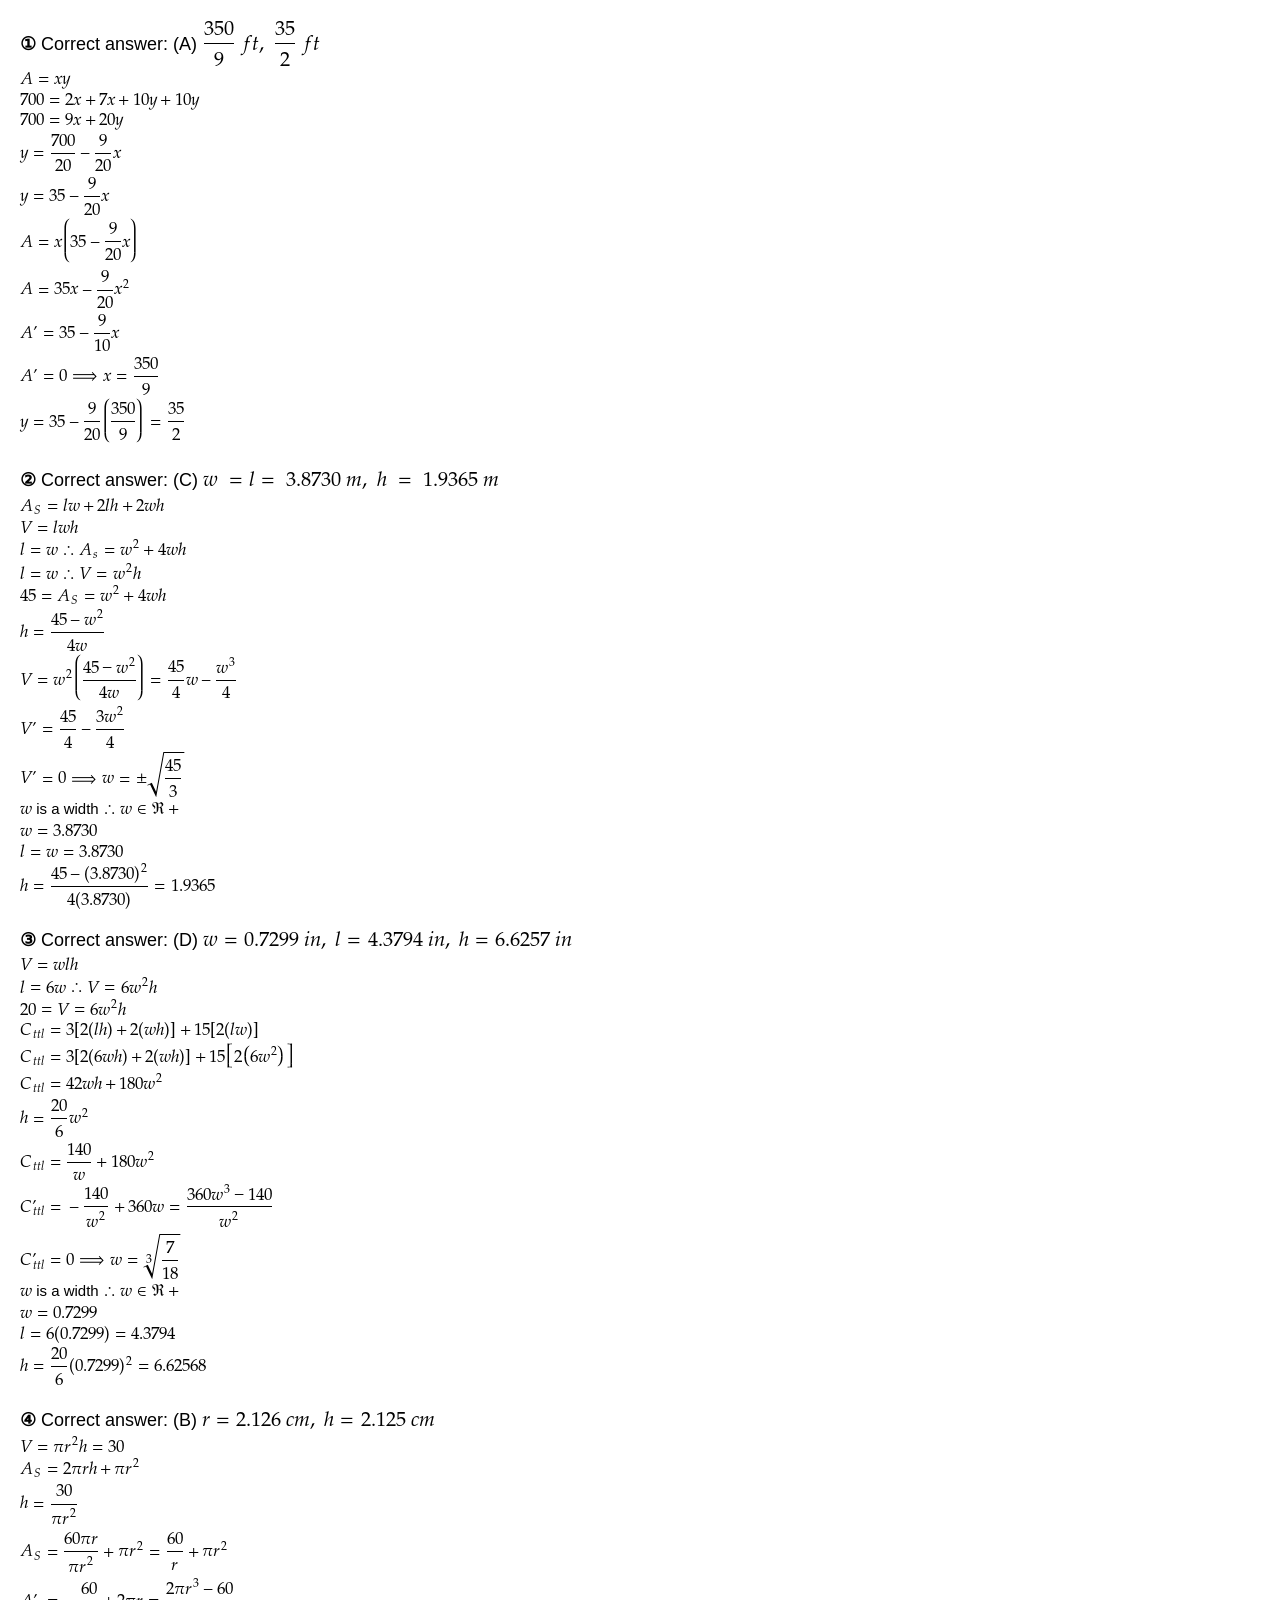
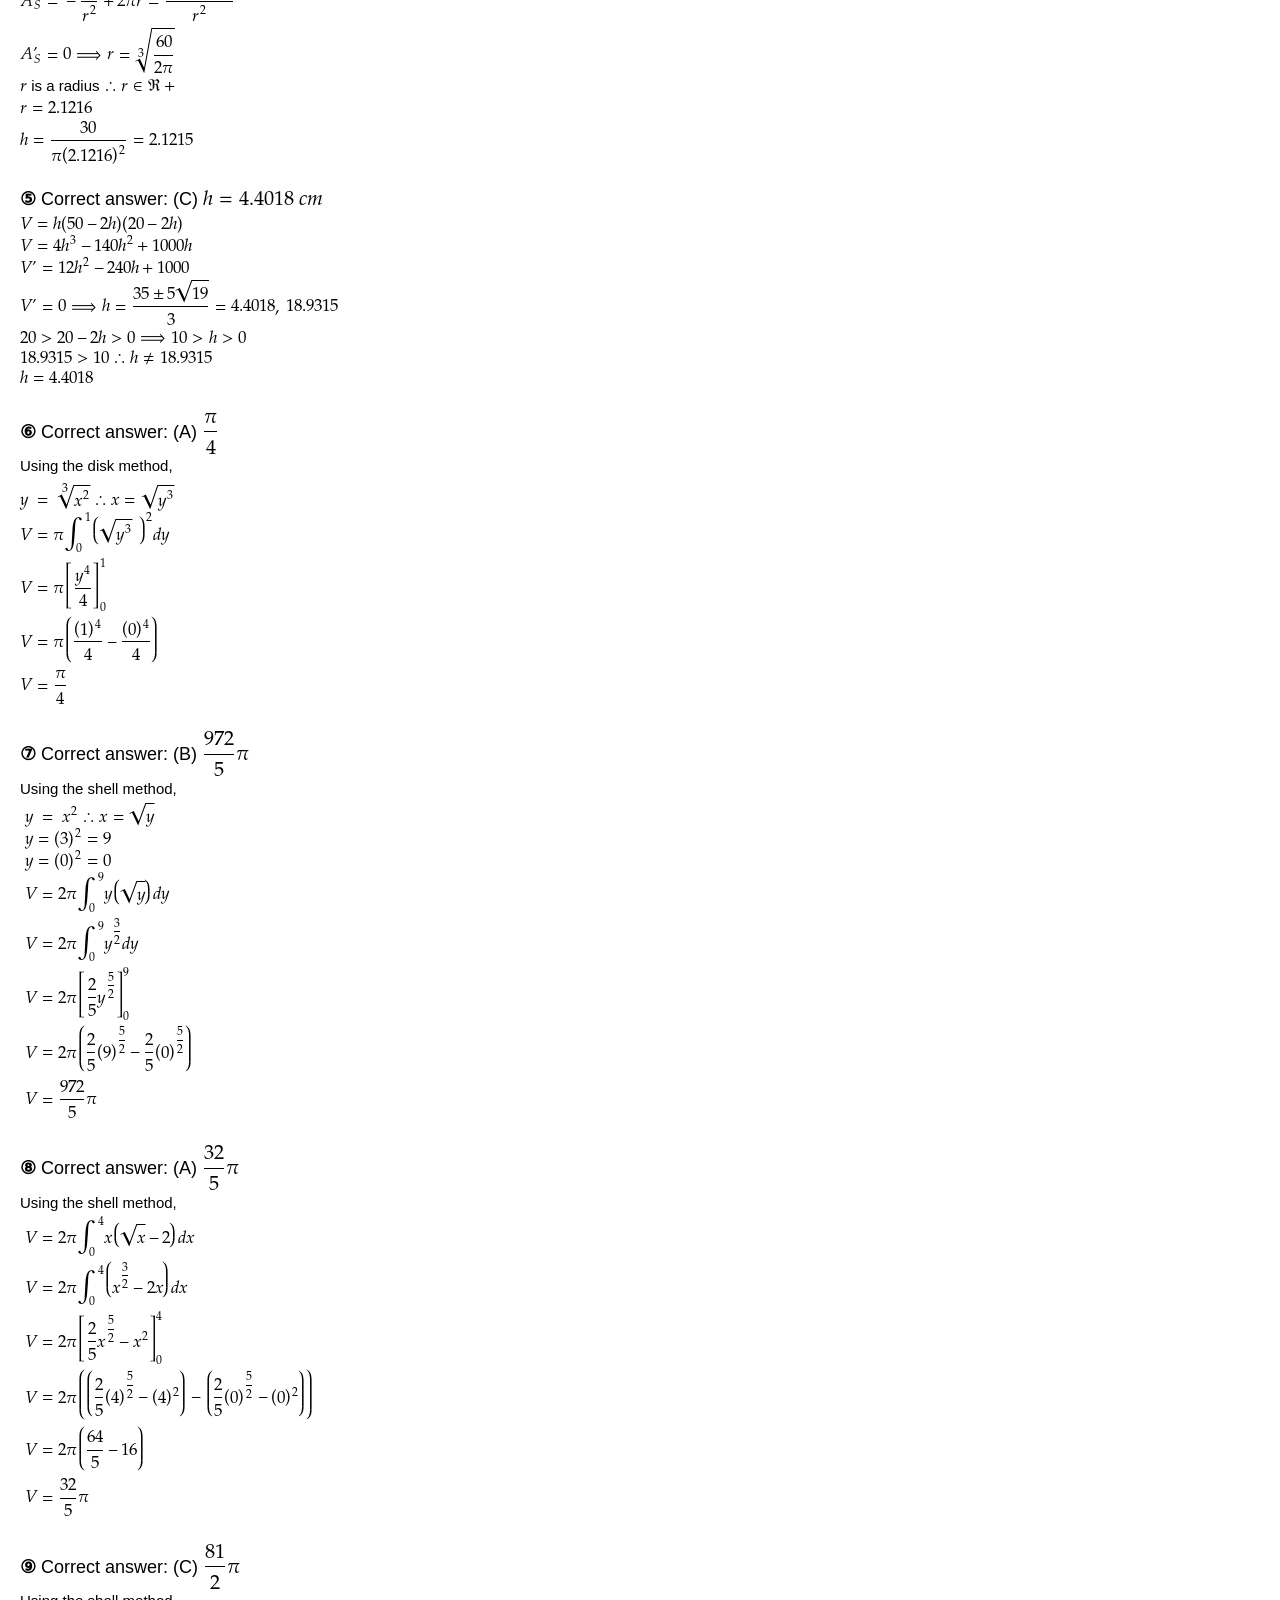
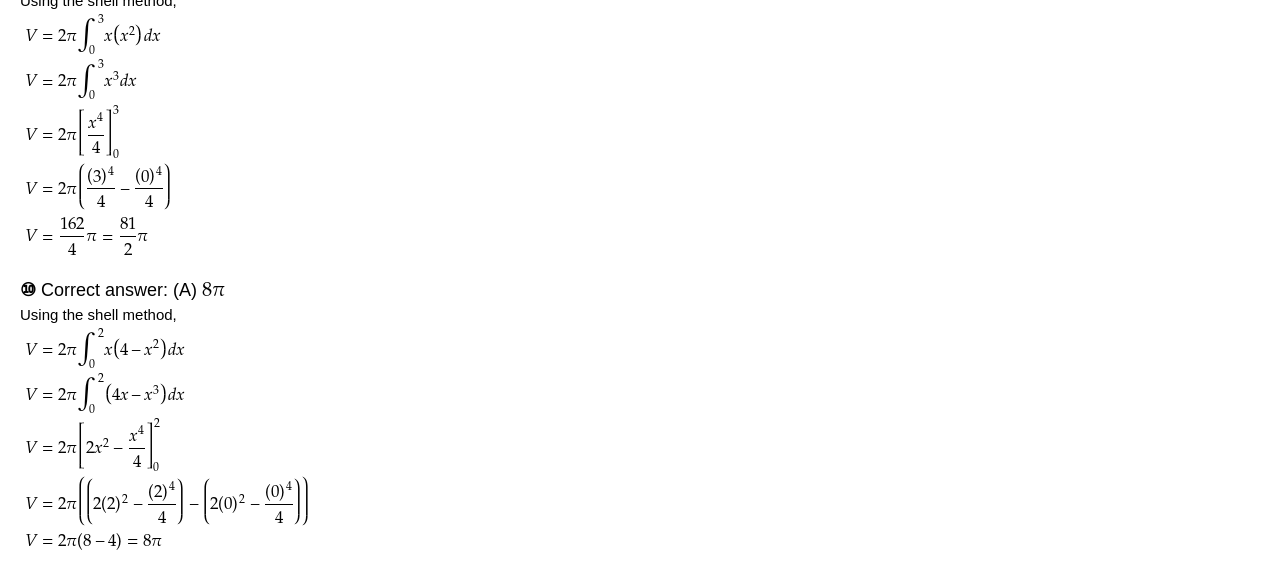
<file: multiplechoice/solutions.html>
<!doctype html><html style="overflow:auto;height:auto;width:auto;"><head><title>Solutions</title><meta http-equiv="Content-Type" content="text/html; charset=utf-8"/><style>@font-face {
	font-family: Asana;
	src: url("fonts/Asana-Math.otf") format("opentype");
}

@font-face {
	font-family: Asana-Math;
	src: url("fonts/Asana-math-mode.otf") format("opentype");
}

@font-face {
	font-family: Asana-Mathbb;
	src: url("fonts/types-generated/Asana-mathbb.otf") format("opentype");
}

@font-face {
	font-family: Asana-Mathit;
	src: url("fonts/types-generated/Asana-mathit.otf") format("opentype");
}

@font-face {
	font-family: Asana-Mathcal;
	src: url("fonts/types-generated/Asana-mathcal.otf") format("opentype");
}

@font-face {
	font-family: Asana-Mathscr;
	src: url("fonts/types-generated/Asana-mathscr.otf") format("opentype");
}

@font-face {
	font-family: Asana-Mathfrak;
	src: url("fonts/types-generated/Asana-mathfrak.otf") format("opentype");
}

@font-face {
	font-family: Asana-Mathsf;
	src: url("fonts/types-generated/Asana-mathsf.otf") format("opentype");
}

@font-face {
	font-family: Asana-Mathtt;
	src: url("fonts/types-generated/Asana-mathtt.otf") format("opentype");
}

@font-face {
	font-family: Asana-Mathrm;
	src: url("fonts/types-generated/Asana-mathrm.otf") format("opentype");
}

@font-face {
	font-family: 'FontAwesome';
	src: url('fonts/icomoon.eot');
	src: url('fonts/icomoon.eot') format('embedded-opentype'), url('fonts/icomoon.woff') format('woff'), url('fonts/icomoon.ttf') format('truetype'), url('fonts/icomoon.svg') format('svg');
	font-weight: normal;
	font-style: normal;
}

/**
Latin Modern
**/

@font-face {
	font-family: LatinModern;
	src: url("fonts/latinmodern-math.otf") format("opentype");
}

@font-face {
	font-family: LatinModern-Math;
	src: url("fonts/latinmodern-math-mode.otf") format("opentype");
}

@font-face {
	font-family: LatinModern-Mathbb;
	src: url("fonts/types-generated/latinmodern-mathbb.otf") format("opentype");
}

@font-face {
	font-family: LatinModern-Mathit;
	src: url("fonts/types-generated/latinmodern-mathit.otf") format("opentype");
}

@font-face {
	font-family: LatinModern-Mathcal;
	src: url("fonts/types-generated/latinmodern-mathcal.otf") format("opentype");
}

@font-face {
	font-family: LatinModern-Mathscr;
	src: url("fonts/types-generated/latinmodern-mathscr.otf") format("opentype");
}

@font-face {
	font-family: LatinModern-Mathfrak;
	src: url("fonts/types-generated/latinmodern-mathfrak.otf") format("opentype");
}

@font-face {
	font-family: LatinModern-Mathsf;
	src: url("fonts/types-generated/latinmodern-mathsf.otf") format("opentype");
}

@font-face {
	font-family: LatinModern-Mathtt;
	src: url("fonts/types-generated/latinmodern-mathtt.otf") format("opentype");
}

@font-face {
	font-family: LatinModern-Mathrm;
	src: url("fonts/types-generated/latinmodern-mathrm.otf") format("opentype");
}

/***********************************************************/

/**
Thicker Latin Modern
**/

@font-face {
	font-family: ThickerLm;
	src: url("fonts/thickerlm-math.otf") format("opentype");
}

@font-face {
	font-family: ThickerLm-Math;
	src: url("fonts/thickerlm-math-mode.otf") format("opentype");
}

@font-face {
	font-family: ThickerLm-Mathbb;
	src: url("fonts/types-generated/thickerlm-mathbb.otf") format("opentype");
}

@font-face {
	font-family: ThickerLm-Mathit;
	src: url("fonts/types-generated/thickerlm-mathit.otf") format("opentype");
}

@font-face {
	font-family: ThickerLm-Mathcal;
	src: url("fonts/types-generated/thickerlm-mathcal.otf") format("opentype");
}

@font-face {
	font-family: ThickerLm-Mathscr;
	src: url("fonts/types-generated/thickerlm-mathscr.otf") format("opentype");
}

@font-face {
	font-family: ThickerLm-Mathfrak;
	src: url("fonts/types-generated/thickerlm-mathfrak.otf") format("opentype");
}

@font-face {
	font-family: ThickerLm-Mathsf;
	src: url("fonts/types-generated/thickerlm-mathsf.otf") format("opentype");
}

@font-face {
	font-family: ThickerLm-Mathtt;
	src: url("fonts/types-generated/thickerlm-mathtt.otf") format("opentype");
}

@font-face {
	font-family: ThickerLm-Mathrm;
	src: url("fonts/types-generated/thickerlm-mathrm.otf") format("opentype");
}

/***********************************************************/

/* Computer Modern */

@font-face {
	font-family: 'Computer Modern Sans';
	src: url('fonts/others-text-mode/computer-modern/Sans/cmunss.otf') format("opentype");
	font-weight: normal;
	font-style: normal;
}

@font-face {
	font-family: 'Computer Modern Sans';
	src: url('fonts/others-text-mode/computer-modern/Sans/cmunsx.otf') format("opentype");
	font-weight: bold;
	font-style: normal;
}

@font-face {
	font-family: 'Computer Modern Sans';
	src: url('fonts/others-text-mode/computer-modern/Sans/cmunsi.otf') format("opentype");
	font-weight: normal;
	font-style: italic;
}

@font-face {
	font-family: 'Computer Modern Sans';
	src: url('fonts/others-text-mode/computer-modern/Sans/cmunso.otf') format("opentype");
	font-weight: bold;
	font-style: italic;
}

@font-face {
	font-family: 'Computer Modern Serif';
	src: url('fonts/others-text-mode/computer-modern/Serif/cmunrm.otf') format("opentype");
	font-weight: normal;
	font-style: normal;
}

@font-face {
	font-family: 'Computer Modern Serif';
	src: url('fonts/others-text-mode/computer-modern/Serif/cmunbx.otf') format("opentype");
	font-weight: bold;
	font-style: normal;
}

@font-face {
	font-family: 'Computer Modern Serif';
	src: url('fonts/others-text-mode/computer-modern/Serif/cmunti.otf') format("opentype");
	font-weight: normal;
	font-style: italic;
}

@font-face {
	font-family: 'Computer Modern Serif';
	src: url('fonts/others-text-mode/computer-modern/Serif/cmunbi.otf') format("opentype");
	font-weight: bold;
	font-style: italic;
}

@font-face {
	font-family: 'Computer Modern Typewriter';
	src: url('fonts/others-text-mode/computer-modern/Typewriter/cmuntt.otf') format("opentype");
	font-weight: normal;
	font-style: normal;
}

@font-face {
	font-family: 'Computer Modern Typewriter';
	src: url('fonts/others-text-mode/computer-modern/Typewriter/cmuntb.otf') format("opentype");
	font-weight: bold;
	font-style: normal;
}

@font-face {
	font-family: 'Computer Modern Typewriter';
	src: url('fonts/others-text-mode/computer-modern/Typewriter/cmunit.otf') format("opentype");
	font-weight: normal;
	font-style: italic;
}

@font-face {
	font-family: 'Computer Modern Typewriter';
	src: url('fonts/others-text-mode/computer-modern/Typewriter/cmuntx.otf') format("opentype");
	font-weight: bold;
	font-style: italic;
}

/**/

/**
Sans Math + Liberation Font
**/

@font-face {
	font-family: Sans;
	src: url("fonts/Sans-Math.otf") format("opentype");
}

@font-face {
	font-family: Sans-Math;
	src: url("fonts/Sans-Math-mode.otf") format("opentype");
}

@font-face {
	font-family: Sans-Bold;
	src: url("fonts/types-generated/Sans-bold.otf") format("opentype");
	font-weight: bold;
}

@font-face {
	font-family: Sans-Mathbb;
	src: url("fonts/types-generated/Asana-mathbb.otf") format("opentype");
}

@font-face {
	font-family: Sans-Mathit;
	src: url("fonts/types-generated/Sans-mathit.otf") format("opentype");
}

@font-face {
	font-family: Sans-Mathcal;
	src: url("fonts/types-generated/Asana-mathcal.otf") format("opentype");
}

@font-face {
	font-family: Sans-Mathscr;
	src: url("fonts/types-generated/Asana-mathscr.otf") format("opentype");
}

@font-face {
	font-family: Sans-Mathfrak;
	src: url("fonts/types-generated/Asana-mathfrak.otf") format("opentype");
}

@font-face {
	font-family: Sans-Mathsf;
	src: url("fonts/types-generated/Asana-mathsf.otf") format("opentype");
}

@font-face {
	font-family: Sans-Mathtt;
	src: url("fonts/types-generated/Asana-mathtt.otf") format("opentype");
}

@font-face {
	font-family: Sans-Mathrm;
	src: url("fonts/types-generated/Asana-mathrm.otf") format("opentype");
}

@font-face {
	font-family: Sans-Mathbf;
	src: url("fonts/types-generated/Sans-mathbf.otf") format("opentype");
	font-weight: bold;
}

/***********************************************************/</style><style>/* @font-face {
  font-family: 'FontAwesome';
  src: format('woff'), url('fonts/icomoon.svg?erlpdm#icomoon') format('svg');
  font-weight: normal;
  font-style: normal;
} */

[class^="fa-"], [class*=" fa-"] {
  /* use !important to prevent issues with browser extensions that change fonts */
  /* font-family: 'FontAwesome' !important;
  speak: none;
  font-style: normal;
  font-weight: normal;
  font-variant: normal;
  text-transform: none; */
  /* line-height: 1; */
  /* Better Font Rendering =========== */
  /* -webkit-font-smoothing: antialiased;
  -moz-osx-font-smoothing: grayscale; */
  display: inline-block;
  font: normal normal normal 14px/1 FontAwesome;
  font-size: inherit;
  text-rendering: auto;
  -webkit-font-smoothing: antialiased;
  -moz-osx-font-smoothing: grayscale;
}

.fa-plus:before {
  content: "\f067";
}
.fa-user:before {
  content: "\f007";
}
.fa-check:before {
  content: "\f00c";
}
.fa-close:before {
  content: "\f00d";
}
.fa-remove:before {
  content: "\f00d";
}
.fa-times:before {
  content: "\f00d";
}
.fa-search-plus:before {
  content: "\f00e";
}
.fa-search-minus:before {
  content: "\f010";
}
.fa-cog:before {
  content: "\f013";
}
.fa-gear:before {
  content: "\f013";
}
.fa-trash-o:before {
  content: "\f014";
}
.fa-file-o:before {
  content: "\f016";
}
.fa-refresh:before {
  content: "\f021";
}
.fa-font:before {
  content: "\f031";
}
.fa-bold:before {
  content: "\f032";
}
.fa-italic:before {
  content: "\f033";
}
.fa-align-left:before {
  content: "\f036";
}
.fa-align-center:before {
  content: "\f037";
}
.fa-align-right:before {
  content: "\f038";
}
.fa-dedent:before {
  content: "\f03b";
}
.fa-outdent:before {
  content: "\f03b";
}
.fa-indent:before {
  content: "\f03c";
}
.fa-image:before {
  content: "\f03e";
}
.fa-photo:before {
  content: "\f03e";
}
.fa-picture-o:before {
  content: "\f03e";
}
.fa-pencil:before {
  content: "\f040";
}
.fa-edit:before {
  content: "\f044";
}
.fa-pencil-square-o:before {
  content: "\f044";
}
.fa-share-square-o:before {
  content: "\f045";
}
.fa-arrows:before {
  content: "\f047";
}
.fa-chevron-left:before {
  content: "\f053";
}
.fa-chevron-right:before {
  content: "\f054";
}
.fa-times-circle:before {
  content: "\f057";
}
.fa-info-circle:before {
  content: "\f05a";
}
.fa-arrow-left:before {
  content: "\f060";
}
.fa-arrow-right:before {
  content: "\f061";
}
.fa-arrow-up:before {
  content: "\f062";
}
.fa-arrow-down:before {
  content: "\f063";
}
.fa-mail-forward:before {
  content: "\f064";
}
.fa-share:before {
  content: "\f064";
}
.fa-exclamation-circle:before {
  content: "\f06a";
}
.fa-exclamation-triangle:before {
  content: "\f071";
}
.fa-warning:before {
  content: "\f071";
}
.fa-chevron-up:before {
  content: "\f077";
}
.fa-chevron-down:before {
  content: "\f078";
}
.fa-folder:before {
  content: "\f07b";
}
.fa-folder-open:before {
  content: "\f07c";
}
.fa-twitter:before {
  content: "\f099";
}
.fa-twr:before {
  content: "\f099";
}
.fa-facebook:before {
  content: "\f09a";
}
.fa-fce:before {
  content: "\f09a";
}
.fa-facebook-f:before {
  content: "\f09a";
}
.fa-github:before {
  content: "\f09b";
}
.fa-gh:before {
  content: "\f09b";
}
.fa-cut:before {
  content: "\f0c4";
}
.fa-scissors:before {
  content: "\f0c4";
}
.fa-copy:before {
  content: "\f0c5";
}
.fa-files-o:before {
  content: "\f0c5";
}
.fa-bars:before {
  content: "\f0c9";
}
.fa-navicon:before {
  content: "\f0c9";
}
.fa-reorder:before {
  content: "\f0c9";
}
.fa-list-ul:before {
  content: "\f0ca";
}
.fa-list-ol:before {
  content: "\f0cb";
}
.fa-strikethrough:before {
  content: "\f0cc";
}
.fa-underline:before {
  content: "\f0cd";
}
.fa-table:before {
  content: "\f0ce";
}
.fa-magic:before {
  content: "\f0d0";
}
.fa-caret-down:before {
  content: "\f0d7";
}
.fa-caret-right:before {
  content: "\f0da";
}
.fa-sort-desc:before {
  content: "\f0dd";
}
.fa-sort-down:before {
  content: "\f0dd";
}
.fa-clipboard:before {
  content: "\f0ea";
}
.fa-paste:before {
  content: "\f0ea";
}
.fa-angle-double-left:before {
  content: "\f100";
}
.fa-angle-double-right:before {
  content: "\f101";
}
.fa-angle-double-up:before {
  content: "\f102";
}
.fa-angle-double-down:before {
  content: "\f103";
}
.fa-circle:before {
  content: "\f111";
}
.fa-mail-reply:before {
  content: "\f112";
}
.fa-reply:before {
  content: "\f112";
}
.fa-exclamation:before {
  content: "\f12a";
}
.fa-eraser:before {
  content: "\f12d";
}
.fa-ellipsis-h:before {
  content: "\f141";
}
.fa-ellipsis-v:before {
  content: "\f142";
}
.fa-file:before {
  content: "\f15b";
}
.fa-file-text:before {
  content: "\f15c";
}
.fa-google:before {
  content: "\f1a0";
}
.fa-gg:before {
  content: "\f1a0";
}
.fa-trash:before {
  content: "\f1f8";
}
.fa-i-cursor:before {
  content: "\f246";
}
.fa-hand-paper-o:before {
  content: "\f256";
}
.fa-hand-stop-o:before {
  content: "\f256";
}
</style><style>

compositeblock {
  display: inline-block;
  position: relative;
  text-align: left;
  unicode-bidi: isolate;
}
compositeblock.middle {
  vertical-align: middle;
}
latex-symbol-icon {
  display: inline-block;
  padding: 2px;
  border: 1px solid transparent;
  cursor: pointer;
}
latex-symbol-icon:hover,
latex-symbol-icon.selected {
  background: white;
  border: 1px solid lightgray;
}
inline {
  display: inline-block;
}
base-line-indicator {
  display: inline-block;
  overflow: hidden;
  width: 0px;
  height: inherit;
}

math-type .constant-text > constant-text {
  margin-left: 0.2em;
  margin-right: 0.2em;
}
math-type .constant-text > constant-text.close-left {
  margin-left: 0;
}
math-type .constant-text > constant-text.close-right {
  margin-right: 0;
}



/**different context*/
/**different context*/
math-type ref-tag {
  position: absolute;
  right: 5px;
  top: 50%;
  transform: translate(0, -50%);
  z-index: 8;
  cursor: pointer;
}
math-type ref-tag > label {
  cursor: pointer;
}
math-type ref-tag:hover {
  text-decoration: underline;
}
math-type ref-tag.line-tag {
  transition: background 0.4s;
}
math-type ref-tag.empty-line-tag {
  opacity: 0.5;
  animation: fadein 0.5s;
}
math-type tr.math-row ref-tag {
  left: calc(100% + 20px);
  right: unset;
}
@keyframes fadein {
  0% {
    opacity: 0;
  }
  70% {
    opacity: 0;
  }
  100% {
    opacity: 0.5;
  }
}







.color-picker no-color-select {
  display: block;
  text-align: center;
  /* width: 100%; */
  /* height: 20px; */
  background: white;
  border: 1px solid lightgray;
  margin-bottom: 2px;
  color: gray;
  padding: 2px;
  cursor: default;
  border-radius: 0;
  padding-bottom: 2px;
  margin-bottom: 3px;
  margin-left: -1px;
  margin-right: -1px;
  font-size: 13px;
}
.color-picker no-color-select:hover {
  color: black;
}
.color-picker color-select {
  position: absolute;
  top: 30px;
  left: 0px;
  background: white;
}

/**we use alpha as we have problem with background (without alpha) in Electron version (older Chrome) **/
/* z-index region*/
/**different context*/
/**different context*/
math-type editarea.no-area-container,
math-type editarea.text-mode,
math-type area-container,
math-type .print-as-area-container {
  display: flex;
  flex-direction: column;
  align-items: stretch;
}
math-type editarea.no-area-container > line,
math-type editarea.text-mode > line,
math-type area-container > line,
math-type .print-as-area-container > line {
  min-width: 0.3em;
  position: relative;
  display: block;
  width: 100%;
  align-items: baseline;
  flex-wrap: wrap;
  box-sizing: border-box;
  flex-wrap: nowrap;
  line-height: 1.2;
  white-space: nowrap;
}
math-type editarea.no-area-container > line block,
math-type editarea.text-mode > line block,
math-type area-container > line block,
math-type .print-as-area-container > line block {
  white-space: pre;
}
math-type editarea.no-area-container > line.single-block > blocks > baselineblock,
math-type editarea.text-mode > line.single-block > blocks > baselineblock,
math-type area-container > line.single-block > blocks > baselineblock,
math-type .print-as-area-container > line.single-block > blocks > baselineblock {
  display: none;
}
math-type editarea.no-area-container > line > blocks,
math-type editarea.text-mode > line > blocks,
math-type area-container > line > blocks,
math-type .print-as-area-container > line > blocks {
  /**
            Different between inline and inline-block is about whether Section Text will be wrap in next wrapped line 
            */
  display: inline-block;
  text-align: left;
}
math-type editarea.no-area-container > line.root,
math-type editarea.text-mode > line.root,
math-type area-container > line.root,
math-type .print-as-area-container > line.root,
math-type editarea.no-area-container > line.text-mode,
math-type editarea.text-mode > line.text-mode,
math-type area-container > line.text-mode,
math-type .print-as-area-container > line.text-mode {
  display: block;
  font-style: normal;
}
math-type editarea.no-area-container > line.root > prefix,
math-type editarea.text-mode > line.root > prefix,
math-type area-container > line.root > prefix,
math-type .print-as-area-container > line.root > prefix,
math-type editarea.no-area-container > line.text-mode > prefix,
math-type editarea.text-mode > line.text-mode > prefix,
math-type area-container > line.text-mode > prefix,
math-type .print-as-area-container > line.text-mode > prefix {
  white-space: pre;
  display: inline-block;
  cursor: default;
  text-align: left;
}
math-type editarea.no-area-container > line.root > blocks,
math-type editarea.text-mode > line.root > blocks,
math-type area-container > line.root > blocks,
math-type .print-as-area-container > line.root > blocks,
math-type editarea.no-area-container > line.text-mode > blocks,
math-type editarea.text-mode > line.text-mode > blocks,
math-type area-container > line.text-mode > blocks,
math-type .print-as-area-container > line.text-mode > blocks {
  /** should not wrap here*/
  align-items: baseline;
  box-sizing: border-box;
}
math-type editarea.no-area-container > line.root > blocks > block,
math-type editarea.text-mode > line.root > blocks > block,
math-type area-container > line.root > blocks > block,
math-type .print-as-area-container > line.root > blocks > block,
math-type editarea.no-area-container > line.text-mode > blocks > block,
math-type editarea.text-mode > line.text-mode > blocks > block,
math-type area-container > line.text-mode > blocks > block,
math-type .print-as-area-container > line.text-mode > blocks > block {
  white-space: pre-wrap;
  white-space: break-spaces;
}
math-type editarea.no-area-container > line.root.full-line-block-inside > prefix,
math-type editarea.text-mode > line.root.full-line-block-inside > prefix,
math-type area-container > line.root.full-line-block-inside > prefix,
math-type .print-as-area-container > line.root.full-line-block-inside > prefix,
math-type editarea.no-area-container > line.text-mode.full-line-block-inside > prefix,
math-type editarea.text-mode > line.text-mode.full-line-block-inside > prefix,
math-type area-container > line.text-mode.full-line-block-inside > prefix,
math-type .print-as-area-container > line.text-mode.full-line-block-inside > prefix {
  float: left;
  vertical-align: top;
}
math-type editarea.no-area-container > line.root.full-line-block-inside > blocks,
math-type editarea.text-mode > line.root.full-line-block-inside > blocks,
math-type area-container > line.root.full-line-block-inside > blocks,
math-type .print-as-area-container > line.root.full-line-block-inside > blocks,
math-type editarea.no-area-container > line.text-mode.full-line-block-inside > blocks,
math-type editarea.text-mode > line.text-mode.full-line-block-inside > blocks,
math-type area-container > line.text-mode.full-line-block-inside > blocks,
math-type .print-as-area-container > line.text-mode.full-line-block-inside > blocks {
  display: block;
  width: 100%;
}
math-type editarea.no-area-container > line.root.full-line-block-inside > blocks > baselineblock,
math-type editarea.text-mode > line.root.full-line-block-inside > blocks > baselineblock,
math-type area-container > line.root.full-line-block-inside > blocks > baselineblock,
math-type .print-as-area-container > line.root.full-line-block-inside > blocks > baselineblock,
math-type editarea.no-area-container > line.text-mode.full-line-block-inside > blocks > baselineblock,
math-type editarea.text-mode > line.text-mode.full-line-block-inside > blocks > baselineblock,
math-type area-container > line.text-mode.full-line-block-inside > blocks > baselineblock,
math-type .print-as-area-container > line.text-mode.full-line-block-inside > blocks > baselineblock {
  display: inline-block;
  float: left;
}
math-type editarea.no-area-container > line.root.has-rtl.align-justify,
math-type editarea.text-mode > line.root.has-rtl.align-justify,
math-type area-container > line.root.has-rtl.align-justify,
math-type .print-as-area-container > line.root.has-rtl.align-justify,
math-type editarea.no-area-container > line.text-mode.has-rtl.align-justify,
math-type editarea.text-mode > line.text-mode.has-rtl.align-justify,
math-type area-container > line.text-mode.has-rtl.align-justify,
math-type .print-as-area-container > line.text-mode.has-rtl.align-justify {
  direction: rtl;
}
math-type editarea.no-area-container > line.root.section,
math-type editarea.text-mode > line.root.section,
math-type area-container > line.root.section,
math-type .print-as-area-container > line.root.section,
math-type editarea.no-area-container > line.text-mode.section,
math-type editarea.text-mode > line.text-mode.section,
math-type area-container > line.text-mode.section,
math-type .print-as-area-container > line.text-mode.section {
  text-align: left;
}
math-type editarea.no-area-container > line.root.section > blocks,
math-type editarea.text-mode > line.root.section > blocks,
math-type area-container > line.root.section > blocks,
math-type .print-as-area-container > line.root.section > blocks,
math-type editarea.no-area-container > line.text-mode.section > blocks,
math-type editarea.text-mode > line.text-mode.section > blocks,
math-type area-container > line.text-mode.section > blocks,
math-type .print-as-area-container > line.text-mode.section > blocks {
  /**
                    Different between inline and inline-block is about whether Section Text will be wrap in next wrapped line 
                    */
  display: inline;
}
math-type editarea.no-area-container > line.root.section.has-rtl,
math-type editarea.text-mode > line.root.section.has-rtl,
math-type area-container > line.root.section.has-rtl,
math-type .print-as-area-container > line.root.section.has-rtl,
math-type editarea.no-area-container > line.text-mode.section.has-rtl,
math-type editarea.text-mode > line.text-mode.section.has-rtl,
math-type area-container > line.text-mode.section.has-rtl,
math-type .print-as-area-container > line.text-mode.section.has-rtl {
  direction: rtl;
}
math-type editarea.no-area-container > line.root.section.has-rtl > prefix,
math-type editarea.text-mode > line.root.section.has-rtl > prefix,
math-type area-container > line.root.section.has-rtl > prefix,
math-type .print-as-area-container > line.root.section.has-rtl > prefix,
math-type editarea.no-area-container > line.text-mode.section.has-rtl > prefix,
math-type editarea.text-mode > line.text-mode.section.has-rtl > prefix,
math-type area-container > line.text-mode.section.has-rtl > prefix,
math-type .print-as-area-container > line.text-mode.section.has-rtl > prefix {
  direction: rtl;
  order: 1;
}
math-type editarea.no-area-container > line.root.theorem,
math-type editarea.text-mode > line.root.theorem,
math-type area-container > line.root.theorem,
math-type .print-as-area-container > line.root.theorem,
math-type editarea.no-area-container > line.text-mode.theorem,
math-type editarea.text-mode > line.text-mode.theorem,
math-type area-container > line.text-mode.theorem,
math-type .print-as-area-container > line.text-mode.theorem {
  padding-top: 0.3em;
  padding-bottom: 0.3em;
}
math-type editarea.no-area-container > line > prefix,
math-type editarea.text-mode > line > prefix,
math-type area-container > line > prefix,
math-type .print-as-area-container > line > prefix {
  text-align: right;
}
math-type editarea.no-area-container > line.has-indent,
math-type editarea.text-mode > line.has-indent,
math-type area-container > line.has-indent,
math-type .print-as-area-container > line.has-indent {
  display: flex;
  justify-content: flex-start;
}
math-type editarea.no-area-container > line.has-rtl.has-indent > prefix,
math-type editarea.text-mode > line.has-rtl.has-indent > prefix,
math-type area-container > line.has-rtl.has-indent > prefix,
math-type .print-as-area-container > line.has-rtl.has-indent > prefix {
  direction: rtl;
  order: 1;
}
math-type editarea.no-area-container > line.has-rtl.has-indent.indent-0,
math-type editarea.text-mode > line.has-rtl.has-indent.indent-0,
math-type area-container > line.has-rtl.has-indent.indent-0,
math-type .print-as-area-container > line.has-rtl.has-indent.indent-0 {
  padding-left: 0;
  padding-right: 30px;
}
math-type editarea.no-area-container > line.has-rtl.has-indent.indent-1,
math-type editarea.text-mode > line.has-rtl.has-indent.indent-1,
math-type area-container > line.has-rtl.has-indent.indent-1,
math-type .print-as-area-container > line.has-rtl.has-indent.indent-1 {
  padding-left: 0;
  padding-right: 65px;
}
math-type editarea.no-area-container > line.has-rtl.has-indent.indent-2,
math-type editarea.text-mode > line.has-rtl.has-indent.indent-2,
math-type area-container > line.has-rtl.has-indent.indent-2,
math-type .print-as-area-container > line.has-rtl.has-indent.indent-2 {
  padding-left: 0;
  padding-right: 105px;
}
math-type editarea.no-area-container > line.has-rtl.has-indent.indent-3,
math-type editarea.text-mode > line.has-rtl.has-indent.indent-3,
math-type area-container > line.has-rtl.has-indent.indent-3,
math-type .print-as-area-container > line.has-rtl.has-indent.indent-3 {
  padding-left: 0;
  padding-right: 145px;
}
math-type editarea.no-area-container > line.has-rtl.has-indent.indent-4,
math-type editarea.text-mode > line.has-rtl.has-indent.indent-4,
math-type area-container > line.has-rtl.has-indent.indent-4,
math-type .print-as-area-container > line.has-rtl.has-indent.indent-4 {
  padding-left: 0;
  padding-right: 185px;
}
math-type editarea.no-area-container > line.indent-0,
math-type editarea.text-mode > line.indent-0,
math-type area-container > line.indent-0,
math-type .print-as-area-container > line.indent-0 {
  padding-left: 30px;
}
math-type editarea.no-area-container > line.indent-1,
math-type editarea.text-mode > line.indent-1,
math-type area-container > line.indent-1,
math-type .print-as-area-container > line.indent-1 {
  padding-left: 65px;
}
math-type editarea.no-area-container > line.indent-2,
math-type editarea.text-mode > line.indent-2,
math-type area-container > line.indent-2,
math-type .print-as-area-container > line.indent-2 {
  padding-left: 105px;
}
math-type editarea.no-area-container > line.indent-3,
math-type editarea.text-mode > line.indent-3,
math-type area-container > line.indent-3,
math-type .print-as-area-container > line.indent-3 {
  padding-left: 145px;
}
math-type editarea.no-area-container > line.indent-4,
math-type editarea.text-mode > line.indent-4,
math-type area-container > line.indent-4,
math-type .print-as-area-container > line.indent-4 {
  padding-left: 185px;
}
math-type editarea.no-area-container > line.math-container-selected,
math-type editarea.text-mode > line.math-container-selected,
math-type area-container > line.math-container-selected,
math-type .print-as-area-container > line.math-container-selected {
  outline: 1px solid rgba(93, 92, 92, 0.3);
}
math-type editarea.no-area-container > line.math-container,
math-type editarea.text-mode > line.math-container,
math-type area-container > line.math-container,
math-type .print-as-area-container > line.math-container {
  font-family: 'Asana';
  justify-content: center;
  text-align: center;
  display: flex;
}
math-type editarea.no-area-container > line.math-container block,
math-type editarea.text-mode > line.math-container block,
math-type area-container > line.math-container block,
math-type .print-as-area-container > line.math-container block {
  white-space: pre;
}
math-type editarea.no-area-container > line.align-center,
math-type editarea.text-mode > line.align-center,
math-type area-container > line.align-center,
math-type .print-as-area-container > line.align-center {
  text-align: center;
}
math-type editarea.no-area-container > line.align-center.has-indent,
math-type editarea.text-mode > line.align-center.has-indent,
math-type area-container > line.align-center.has-indent,
math-type .print-as-area-container > line.align-center.has-indent {
  justify-content: center;
}
math-type editarea.no-area-container > line.align-center.section,
math-type editarea.text-mode > line.align-center.section,
math-type area-container > line.align-center.section,
math-type .print-as-area-container > line.align-center.section {
  text-align: center;
}
math-type editarea.no-area-container > line.align-center > blocks,
math-type editarea.text-mode > line.align-center > blocks,
math-type area-container > line.align-center > blocks,
math-type .print-as-area-container > line.align-center > blocks {
  text-align: center;
}
math-type editarea.no-area-container > line.align-justify,
math-type editarea.text-mode > line.align-justify,
math-type area-container > line.align-justify,
math-type .print-as-area-container > line.align-justify {
  text-align: justify;
}
math-type editarea.no-area-container > line.align-justify.section,
math-type editarea.text-mode > line.align-justify.section,
math-type area-container > line.align-justify.section,
math-type .print-as-area-container > line.align-justify.section {
  text-align: justify;
}
math-type editarea.no-area-container > line.align-justify > blocks,
math-type editarea.text-mode > line.align-justify > blocks,
math-type area-container > line.align-justify > blocks,
math-type .print-as-area-container > line.align-justify > blocks {
  text-align: justify;
}
math-type editarea.no-area-container > line.align-left,
math-type editarea.text-mode > line.align-left,
math-type area-container > line.align-left,
math-type .print-as-area-container > line.align-left {
  text-align: left;
}
math-type editarea.no-area-container > line.align-left > blocks,
math-type editarea.text-mode > line.align-left > blocks,
math-type area-container > line.align-left > blocks,
math-type .print-as-area-container > line.align-left > blocks {
  text-align: left;
}
math-type editarea.no-area-container > line.align-right,
math-type editarea.text-mode > line.align-right,
math-type area-container > line.align-right,
math-type .print-as-area-container > line.align-right {
  text-align: right;
}
math-type editarea.no-area-container > line.align-right.has-indent,
math-type editarea.text-mode > line.align-right.has-indent,
math-type area-container > line.align-right.has-indent,
math-type .print-as-area-container > line.align-right.has-indent {
  justify-content: flex-end;
}
math-type editarea.no-area-container > line.align-right.section,
math-type editarea.text-mode > line.align-right.section,
math-type area-container > line.align-right.section,
math-type .print-as-area-container > line.align-right.section {
  text-align: right;
}
math-type editarea.no-area-container > line.align-right > blocks,
math-type editarea.text-mode > line.align-right > blocks,
math-type area-container > line.align-right > blocks,
math-type .print-as-area-container > line.align-right > blocks {
  text-align: right;
}
math-type editarea.no-area-container > line > blocks > block,
math-type editarea.text-mode > line > blocks > block,
math-type area-container > line > blocks > block,
math-type .print-as-area-container > line > blocks > block {
  display: inline;
}
math-type editarea.no-area-container,
math-type area-container {
  align-items: initial;
}
math-type editarea.root-editor {
  align-items: initial;
  display: block;
  color: black;
  fill: black;
  stroke: black;
  border-color: black;
}
math-type editarea.root-editor.read-only {
  cursor: default;
}
math-type editarea.root-editor.read-only block {
  cursor: default;
}
math-type editarea.root-editor > area-container {
  display: block;
}
math-type area-container {
  width: 100%;
}
math-type block {
  cursor: text;
}
math-type editarea {
  box-sizing: border-box;
  display: flex;
  overflow-x: visible;
  align-items: center;
  justify-content: center;
  flex-direction: row;
  flex-wrap: nowrap;
}
math-type editarea block {
  cursor: text;
}
math-type editarea.high-order {
  position: relative;
  z-index: 10;
}
math-type editarea.selected {
  outline: 1px solid rgba(93, 92, 92, 0.3);
}
math-type editarea.bordered {
  outline: 1px solid rgba(93, 92, 92, 0.3);
}
math-type editarea.center > area-container > line,
math-type editarea.center > line {
  justify-content: center;
  text-align: center;
}
math-type editarea.left > area-container > line,
math-type editarea.left > line {
  justify-content: flex-start;
  text-align: left;
}
math-type editarea.right > area-container > line,
math-type editarea.right > line {
  justify-content: flex-end;
  text-align: right;
}
math-type editarea > area-baseline {
  width: 0;
  overflow: hidden;
  display: inline-block;
  float: left;
}
math-type setting.mt-common-dialog.line-tag-setting {
  transform: translate(0, -100%);
  position: absolute;
  font-family: serif;
  font-size: 11px;
  top: -4px;
  left: -10px;
  outline: none;
}
math-type setting.mt-common-dialog.line-tag-setting i {
  font-style: normal;
  padding: 1px 3px;
}
baselineblock {
  height: 0px;
  display: inline-block;
  width: 0;
  overflow: hidden;
}
baselineblock.inline {
  display: inline;
}
emptyblock {
  white-space: pre;
}
composite {
  display: inline-block;
}
block.Binary {
  padding: 0 0.2em;
}
block.Relation {
  padding: 0 0.3em;
}
block.Punctuation {
  padding-right: 0.2em;
}




check-box-wrapper {
  display: block;
  font-size: 11px;
  color: gray;
  cursor: pointer;
}
check-box-wrapper.disabled {
  color: lightgray;
}
check-box-wrapper.disabled check-box-rect {
  border: 1px solid #e2e1e1;
  color: lightgray;
}
check-box-wrapper.disabled check-box-rect:hover {
  border: 1px solid #e2e1e1;
}
check-box-wrapper.mobile-tablet check-box-rect {
  margin-top: -3px;
  width: 16px;
  height: 15px;
  font-size: 13px;
}
check-box-wrapper.mobile-tablet check-box-rect > i {
  left: 2px;
  top: 1px;
}
check-box-wrapper check-box-rect {
  width: 1.4em;
  height: 1.35em;
  border: 1px solid #c3c2c2;
  position: relative;
  display: inline-flex;
  font-size: 11px;
  color: green;
  background: white;
  justify-content: center;
  align-items: center;
}
check-box-wrapper check-box-rect:hover {
  border: 1px solid gray;
}
check-box-wrapper.unchecked check-box-rect > i {
  visibility: hidden;
}

vcomposed-symbol {
  display: flex;
  width: 100%;
  height: 100%;
  overflow: hidden;
  flex-direction: column;
}
vcomposed-symbol > start {
  display: block;
  float: left;
  overflow: hidden;
  margin-bottom: -0.02em;
}
vcomposed-symbol > middle-center {
  overflow: hidden;
  margin-top: -0.02em;
  margin-bottom: -0.02em;
}
vcomposed-symbol > middle {
  display: block;
  flex-grow: 1;
  position: relative;
  overflow: hidden;
  margin-top: -0.02em;
  margin-bottom: -0.02em;
}
vcomposed-symbol > middle > fixed {
  display: block;
  position: absolute;
  left: 0;
  top: 0;
}
vcomposed-symbol > middle > fixed > inside {
  display: block;
  overflow: hidden;
}
vcomposed-symbol > end {
  margin-top: -0.02em;
  display: block;
  overflow: hidden;
}


.open-brace,
.close-brace {
  padding: 0 0.1em;
  width: 0.5em;
  min-width: 0.5em;
}
.open-brace > start,
.close-brace > start {
  min-height: 0.75em;
  height: 0.75em;
}
.open-brace > middle-center,
.close-brace > middle-center {
  min-height: 0.6em;
  height: 0.6em;
}
.open-brace > end,
.close-brace > end {
  min-height: 0.75em;
  height: 0.75em;
}
.open-bracket,
.close-bracket {
  width: 0.43em;
  min-width: 0.43em;
}
.open-bracket > start,
.close-bracket > start {
  height: 0.5em;
  min-height: 0.5em;
}
.open-bracket > end,
.close-bracket > end {
  height: 0.7em;
  min-height: 0.7em;
}
.open-parenthesis,
.close-parenthesis {
  width: 0.45em;
  min-width: 0.45em;
}
.open-parenthesis > start,
.close-parenthesis > start {
  min-height: 0.85em;
  height: 0.85em;
}
.open-parenthesis > end,
.close-parenthesis > end {
  min-height: 0.8em;
  height: 0.8em;
}
.open-floor,
.close-floor {
  width: 0.45em;
  min-width: 0.45em;
}
.open-floor > end,
.close-floor > end {
  height: 0.35em;
  min-height: 0.35em;
}
.open-ceil,
.close-ceil {
  width: 0.45em;
  min-width: 0.45em;
}
.open-ceil > start,
.close-ceil > start {
  height: 0.5em;
  min-height: 0.5em;
}
.open-vert,
.close-vert {
  width: 0.3em;
  min-width: 0.3em;
}
.open-Vert,
.close-Vert {
  width: 0.5em;
  min-width: 0.5em;
}
.open-uparrow,
.close-uparrow {
  width: 0.45em;
  min-width: 0.45em;
}
.open-uparrow > start,
.close-uparrow > start {
  height: 0.5em;
  min-height: 0.5em;
}
.open-downarrow,
.close-downarrow {
  width: 0.45em;
  min-width: 0.45em;
}
.open-downarrow > end,
.close-downarrow > end {
  height: 0.4em;
  min-height: 0.4em;
}
.open-updownarrow,
.close-updownarrow {
  width: 0.45em;
  min-width: 0.45em;
}
.open-updownarrow > start,
.close-updownarrow > start {
  height: 0.5em;
  min-height: 0.5em;
}
.open-updownarrow > end,
.close-updownarrow > end {
  height: 0.4em;
  min-height: 0.4em;
}
.open-Uparrow,
.close-Uparrow {
  width: 0.7em;
  min-width: 0.7em;
}
.open-Uparrow > start,
.close-Uparrow > start {
  height: 0.5em;
  min-height: 0.5em;
}
.open-Downarrow,
.close-Downarrow {
  width: 0.7em;
  min-width: 0.7em;
}
.open-Downarrow > end,
.close-Downarrow > end {
  height: 0.5em;
  min-height: 0.5em;
}
.open-Updownarrow,
.close-Updownarrow {
  width: 0.6em;
  min-width: 0.6em;
}
.open-Updownarrow > start,
.close-Updownarrow > start {
  height: 0.5em;
  min-height: 0.5em;
}
.open-Updownarrow > end,
.close-Updownarrow > end {
  height: 0.5em;
  min-height: 0.5em;
}

/**we use alpha as we have problem with background (without alpha) in Electron version (older Chrome) **/
/* z-index region*/
/**different context*/
/**different context*/
opensymbolblock,
closesymbolblock,
.middle-vert-symbol {
  display: inline-flex;
  align-items: center;
  position: relative;
  text-align: left;
  margin-top: 0.1em;
  margin-bottom: 0.1em;
}
opensymbolblock.normal,
closesymbolblock.normal,
.middle-vert-symbol.normal {
  margin-top: 0;
  margin-bottom: 0;
}
opensymbolblock > hidden-span,
closesymbolblock > hidden-span,
.middle-vert-symbol > hidden-span {
  visibility: hidden;
  width: 0px;
}
opensymbolblock[type='brace'],
closesymbolblock[type='brace'],
.middle-vert-symbol[type='brace'] {
  margin-left: 0.05em;
  margin-right: 0.05em;
  overflow: visible;
}
opensymbolblock[type='brace'] > svg,
closesymbolblock[type='brace'] > svg,
.middle-vert-symbol[type='brace'] > svg {
  overflow: visible;
  width: 0.5em;
  height: 100%;
}
opensymbolblock[type='parenthesis'] > svg,
closesymbolblock[type='parenthesis'] > svg,
.middle-vert-symbol[type='parenthesis'] > svg {
  width: 0.5em;
  height: 100%;
}
opensymbolblock[type='bracket'] > svg,
closesymbolblock[type='bracket'] > svg,
.middle-vert-symbol[type='bracket'] > svg {
  width: 0.5em;
  height: 100%;
}
opensymbolblock[type='angle'].sm-1 > svg,
closesymbolblock[type='angle'].sm-1 > svg,
.middle-vert-symbol[type='angle'].sm-1 > svg {
  width: 0.3em;
}
opensymbolblock[type='angle'].sm-2 > svg,
closesymbolblock[type='angle'].sm-2 > svg,
.middle-vert-symbol[type='angle'].sm-2 > svg {
  width: 0.45em;
}
opensymbolblock[type='angle'] > svg,
closesymbolblock[type='angle'] > svg,
.middle-vert-symbol[type='angle'] > svg {
  width: 0.6em;
  height: 100%;
}
opensymbolblock[type='slash'] > svg,
closesymbolblock[type='slash'] > svg,
.middle-vert-symbol[type='slash'] > svg {
  width: 0.7em;
  height: 100%;
}
opensymbolblock > bracket-span,
closesymbolblock > bracket-span,
.middle-vert-symbol > bracket-span {
  display: block;
}
opensymbolblock > vcomposed-symbol,
closesymbolblock > vcomposed-symbol,
.middle-vert-symbol > vcomposed-symbol,
opensymbolblock > bracket-span,
closesymbolblock > bracket-span,
.middle-vert-symbol > bracket-span {
  height: 100%;
  width: 100%;
  font-style: normal;
}
opensymbolblock > brace-span,
closesymbolblock > brace-span,
.middle-vert-symbol > brace-span {
  visibility: hidden;
  display: inline-block;
  padding: 0 0.1em;
}
opensymbolblock,
.middle-vert-symbol {
  margin-left: 0.07em;
}
opensymbolblock.normal,
.middle-vert-symbol.normal {
  margin-left: 0;
}
opensymbolblock[type='vert'],
.middle-vert-symbol[type='vert'],
opensymbolblock.middle-vert-symbol,
.middle-vert-symbol.middle-vert-symbol {
  margin-left: 0.05em;
  margin-right: 0.05em;
}
opensymbolblock[type='vert'] > svg,
.middle-vert-symbol[type='vert'] > svg,
opensymbolblock.middle-vert-symbol > svg,
.middle-vert-symbol.middle-vert-symbol > svg {
  width: 0.4em;
  height: 100%;
}
opensymbolblock[type='parenthesis'] > svg,
.middle-vert-symbol[type='parenthesis'] > svg {
  margin-right: -0.1em;
}
closesymbolblock {
  margin-right: 0.07em;
}
closesymbolblock.normal {
  margin-right: 0;
}
closesymbolblock[type='vert'] {
  margin-left: 0.05em;
  margin-right: 0.05em;
}
closesymbolblock[type='vert'] > svg {
  width: 0.4em;
  height: 100%;
}
closesymbolblock[type='parenthesis'] > svg {
  margin-left: -0.1em;
}

opensymbolblock[type=empty] > empty,
closesymbolblock[type=empty] > empty {
  width: 2px;
  height: 100%;
  display: block;
}
opensymbolblock[type=empty] > empty.normal-size,
closesymbolblock[type=empty] > empty.normal-size {
  height: 1em;
}
opensymbolblock[type=empty] > empty.line-selected,
closesymbolblock[type=empty] > empty.line-selected {
  background-color: lightgray;
}

.dirac-bracket-symbol > div > .oangle,
.dirac-bracket-symbol > div > .cangle {
  align-self: stretch;
  width: 0.55em;
  position: relative;
  margin-top: 0.1em;
  margin-bottom: -0.1em;
}
.dirac-bracket-symbol > div > .oangle > svg,
.dirac-bracket-symbol > div > .cangle > svg {
  position: absolute;
  left: 0;
  top: 0;
  width: 100%;
  height: 100%;
}
.dirac-bracket-symbol > div > .vert {
  align-self: stretch;
  width: 0.25em;
  position: relative;
  margin-top: 0.1em;
  margin-bottom: -0.1em;
}
.dirac-bracket-symbol > div > .vert > svg {
  position: absolute;
  left: 0;
  top: 0;
  width: 100%;
  height: 100%;
}
.dirac-bracket-symbol > div > editarea.first {
  min-width: 0.3em;
  padding-right: 0.1em;
}
.dirac-bracket-symbol > div > editarea.last {
  min-width: 0.3em;
  padding-left: 0.1em;
}
.dirac-bracket-symbol > div > editarea.middle {
  min-width: 0.3em;
  padding-left: 0.1em;
  padding-right: 0.1em;
}

cancel-symbol > editarea {
  display: inline-flex;
}
cancel-symbol > svg {
  position: absolute;
  left: 0;
  top: 0;
  width: 100%;
  height: 100%;
  overflow: visible;
}

/**we use alpha as we have problem with background (without alpha) in Electron version (older Chrome) **/
/* z-index region*/
/**different context*/
/**different context*/
math-type compositeblock.frac-slashed-symbol.frac-inline {
  font-size: 0.75em;
}
math-type compositeblock.fraction-symbol {
  margin-left: 0.1em;
  margin-right: 0.1em;
  vertical-align: baseline;
}
math-type compositeblock.fraction-symbol.frac-inline {
  font-size: 0.75em;
}
math-type compositeblock.fraction-symbol > .enumerator {
  float: left;
  width: 100%;
  clear: both;
}
math-type compositeblock.fraction-symbol > .denominator {
  margin-top: -5px;
  float: left;
  width: 100%;
}
math-type compositeblock.fraction-symbol > .frac-line {
  clear: both;
  pointer-events: none;
}
math-type compositeblock.fraction-symbol > .frac-line > inline {
  display: inline-block;
  width: 100%;
  vertical-align: 0.25em;
  border-bottom: solid 1px;
}
math-type compositeblock.fraction-symbol > editarea {
  border: 0px;
  min-width: 0.6em;
  text-align: center;
}
math-type compositeblock.fraction-symbol > editarea > area-container > line,
math-type compositeblock.fraction-symbol > editarea > line {
  justify-content: center;
  text-align: center;
}
math-type compositeblock.fraction-symbol > editarea-line {
  text-align: center;
}

.stackrel-icon {
  margin: auto;
  display: flex;
  align-items: center;
  flex-direction: column;
}
.stackrel-icon .square {
  width: 6px;
  height: 6px;
  border-style: solid;
  border-width: 1px;
  border-color: gray;
}
.stackrel-icon .distance {
  margin-top: 3px;
}

/**we use alpha as we have problem with background (without alpha) in Electron version (older Chrome) **/
/* z-index region*/
/**different context*/
/**different context*/
math-type .stackrel-symbol.selected {
  outline: 1px solid rgba(93, 92, 92, 0.3);
}
math-type .stackrel-symbol > .cur-value {
  clear: both;
  display: inline-flex;
  width: 100%;
}
math-type .stackrel-symbol > .top {
  float: left;
  clear: both;
  width: 100%;
  font-size: 0.7em;
}

/**we use alpha as we have problem with background (without alpha) in Electron version (older Chrome) **/
/* z-index region*/
/**different context*/
/**different context*/
math-type .underset-symbol > .center {
  display: inline-flex;
  width: 100%;
}
math-type .underset-symbol > .bottom {
  float: left;
  display: block;
  width: 100%;
  font-size: 0.7em;
}

/**we use alpha as we have problem with background (without alpha) in Electron version (older Chrome) **/
/* z-index region*/
/**different context*/
/**different context*/
math-type .over-under-set-symbol.selected {
  outline: 1px solid rgba(93, 92, 92, 0.3);
}
math-type .over-under-set-symbol > .top {
  display: flex;
  float: left;
  clear: both;
  width: 100%;
}
math-type .over-under-set-symbol > .top > line {
  font-size: 0.7em;
}
math-type .over-under-set-symbol > .middle {
  display: inline-flex;
  width: 100%;
  clear: both;
}
math-type .over-under-set-symbol > .middle.select {
  border-bottom: none;
}
math-type .over-under-set-symbol > .bottom {
  display: flex;
  float: left;
  width: 100%;
}
math-type .over-under-set-symbol > .bottom > line {
  font-size: 0.7em;
}

expandable-component.thickness item-option.thickness-option {
  width: 40px;
  height: 12px;
}
expandable-component.thickness svg {
  stroke: gray;
  stroke-width: 1px;
  fill: none;
}
expandable-component.thickness thickness {
  position: relative;
  display: flex;
  height: 100%;
}
expandable-component.thickness thickness > svg.thickness {
  width: 25px;
  height: 100%;
  position: static;
}
expandable-component.thickness thickness > svg.thickness line {
  stroke: gray;
  stroke-width: 1px;
}
expandable-component.thickness thickness > svg.thickness path {
  fill: #d2cfcf;
  stroke: none;
}



/**we use alpha as we have problem with background (without alpha) in Electron version (older Chrome) **/
/* z-index region*/
/**different context*/
/**different context*/
math-type .textcircled > div > editarea {
  text-align: center;
}
math-type .textcircled > div > editarea > area-container > line,
math-type .textcircled > div > editarea > line {
  justify-content: center;
  text-align: center;
}

/**we use alpha as we have problem with background (without alpha) in Electron version (older Chrome) **/
/* z-index region*/
/**different context*/
/**different context*/
.math-container-symbol {
  margin-top: 0.3em;
  margin-bottom: 0.3em;
  display: inline-flex;
}
.math-container-symbol.inline {
  margin-top: 0px;
  margin-bottom: 0px;
}
.math-container-symbol.selected {
  background-color: rgba(76, 175, 80, 0.05);
  outline: 1px solid #c1d4c1;
}
.math-container-symbol.display {
  display: block;
}
.math-container-symbol.display.selected {
  background-color: rgba(76, 175, 80, 0.05);
  outline: none;
}
.math-container-symbol.display > editarea {
  width: 100%;
  flex-grow: 1;
  display: block;
  text-align: center;
}
.math-container-symbol.display > editarea > area-container > line,
.math-container-symbol.display > editarea > line {
  justify-content: center;
  text-align: center;
}
.math-container-symbol.display > editarea > area-container > line {
  padding-top: 8px;
  padding-bottom: 8px;
}

/**we use alpha as we have problem with background (without alpha) in Electron version (older Chrome) **/
/* z-index region*/
/**different context*/
/**different context*/
.math-container-symbol > editarea.multiline {
  display: block;
  flex-grow: 1;
  text-align: center;
}
.math-container-symbol > editarea.multiline > area-container > line,
.math-container-symbol > editarea.multiline > line {
  justify-content: center;
  text-align: center;
}
.math-container-symbol > editarea.multiline > line:last-child {
  justify-content: flex-end;
  text-align: right;
}
.math-container-symbol > editarea.multiline > line:first-child {
  justify-content: flex-start;
  text-align: left;
}

/**we use alpha as we have problem with background (without alpha) in Electron version (older Chrome) **/
/* z-index region*/
/**different context*/
/**different context*/
math-type .icon-sqrt,
.auto-complete-external-area .icon-sqrt {
  display: flex;
  margin: auto;
  font-size: 12px;
}
math-type .icon-sqrt .square,
.auto-complete-external-area .icon-sqrt .square {
  margin-top: 3px;
  margin-right: -6px;
}
math-type .icon-sqrt .square-expand,
.auto-complete-external-area .icon-sqrt .square-expand {
  background-color: #f7f7f7;
}
math-type .icon-sqrt .align-end,
.auto-complete-external-area .icon-sqrt .align-end {
  margin-top: 8px;
}
math-type .icon-sqrt .line,
.auto-complete-external-area .icon-sqrt .line {
  width: 10px;
  border-top: solid 1px black;
  margin-top: 6px;
}
math-type .icon-sqrt .big-square,
.auto-complete-external-area .icon-sqrt .big-square {
  margin-top: 11px;
  margin-left: -8px;
}
math-type .sqrt-symbol {
  white-space: nowrap;
  align-items: stretch;
  position: relative;
}
math-type .sqrt-symbol > add {
  opacity: 0.5;
  background-color: #f7f7f7;
  border: 1px solid #c3c2c2;
  color: gray;
  display: block;
  position: absolute;
  font-size: 0.6em;
  cursor: pointer;
  margin-left: -0.4em;
  z-index: 999;
  opacity: 0.7;
  left: 50%;
  top: -0.5em;
  left: 0.5em;
}
math-type .sqrt-symbol > add:hover {
  border-color: gray;
  opacity: 1;
}
math-type .sqrt-symbol > add > i {
  display: block;
  height: 1em;
  padding: 0.1em 0.15em;
  padding-bottom: 0;
  width: 0.8em;
}
math-type .sqrt-symbol text {
  fill: black;
}
math-type .sqrt-symbol > sqrt-edit {
  position: relative;
  order: 3;
  display: inline-block;
  align-self: flex-end;
}
math-type .sqrt-symbol > sqrt-edit > sqrt-symbol-line {
  overflow: visible;
  z-index: 1;
  width: 100%;
  height: 100%;
  display: block;
  position: absolute;
  left: 0;
  top: 0;
  pointer-events: none;
}
math-type .sqrt-symbol > sqrt-edit > sqrt-symbol-line > svg {
  overflow: visible;
  width: 100%;
  height: 1em;
}
math-type .sqrt-symbol > sqrt-edit > area-container > line {
  width: 1em;
  position: relative;
}
math-type .sqrt-symbol > sqrt-edit > editarea,
math-type .sqrt-symbol > sqrt-edit > editarea-line {
  z-index: 2;
  display: inline-block;
  min-width: 0.5em;
  margin-left: 1em;
}
math-type .sqrt-symbol > sqrt-top {
  position: relative;
  z-index: 2;
  vertical-align: bottom;
  padding-bottom: 0.95em;
  align-self: flex-end;
  display: inline-block;
}
math-type .sqrt-symbol > sqrt-top.selected {
  outline: 1px solid rgba(93, 92, 92, 0.3);
}
math-type .sqrt-symbol > sqrt-top > editarea {
  font-size: 0.7em;
  border: none 0px;
  min-width: 0.5em;
  display: flex;
  float: right;
  text-align: center;
}
math-type .sqrt-symbol > sqrt-top > editarea > line {
  justify-content: center;
  text-align: center;
}





/**we use alpha as we have problem with background (without alpha) in Electron version (older Chrome) **/
/* z-index region*/
/**different context*/
/**different context*/
image-viewer {
  width: 100%;
}
image-viewer.inline {
  width: auto;
}
image-viewer .image-content {
  cursor: pointer;
  text-align: left;
}
image-viewer detail list-items-options div {
  border: 1px solid transparent;
  cursor: pointer;
  margin-left: 3px;
  padding: 0 2px 0 2px;
}
image-viewer detail list-items-options div:hover {
  background-color: white;
  border: 1px solid lightgray;
}
image-viewer detail list-items-options div.selected {
  background-color: white;
  border: 1px solid lightgray;
}
image-viewer image-container {
  display: flex;
  flex-direction: column;
}
image-viewer image-container img {
  position: absolute;
}
image-viewer image-container.center {
  align-items: center;
}
image-viewer image-container.left {
  align-items: flex-start;
}
image-viewer image-container.right {
  align-items: flex-end;
}
.resize-box {
  position: absolute;
  width: 8px;
  height: 8px;
  border-width: 1px;
  border-color: gray;
  border-style: solid;
  background-color: white;
  z-index: 999;
}
.resize-box.mobile-tablet {
  width: 16px;
  height: 16px;
}
.resize-box.hide {
  display: none;
}
topleft {
  top: 0;
  left: 0;
  margin-left: -5px;
  margin-top: -5px;
  cursor: nwse-resize;
}
topleft.mobile-tablet {
  margin-left: -8px;
  margin-top: -8px;
}
topright {
  top: 0;
  right: 0;
  margin-right: -5px;
  margin-top: -5px;
  cursor: nesw-resize;
}
topright.mobile-tablet {
  margin-right: -8px;
  margin-top: -8px;
}
topmiddle {
  top: 0;
  left: 50%;
  margin-left: -5px;
  margin-top: -5px;
  cursor: ns-resize;
}
topmiddle.mobile-tablet {
  margin-left: -8px;
  margin-top: -8px;
}
leftmiddle {
  top: 50%;
  left: 0;
  margin-left: -5px;
  margin-top: -5px;
  cursor: ew-resize;
}
leftmiddle.mobile-tablet {
  margin-left: -8px;
  margin-top: -8px;
}
rightmiddle {
  top: 50%;
  right: 0;
  margin-right: -5px;
  margin-top: -5px;
  cursor: ew-resize;
}
rightmiddle.mobile-tablet {
  margin-right: -8px;
  margin-top: -8px;
}
bottomleft {
  bottom: 0;
  left: 0;
  margin-left: -5px;
  margin-bottom: -5px;
  cursor: nesw-resize;
}
bottomleft.mobile-tablet {
  margin-left: -8px;
  margin-bottom: -8px;
}
bottomright {
  bottom: 0;
  right: 0;
  margin-right: -5px;
  margin-bottom: -5px;
  cursor: nwse-resize;
}
bottomright.mobile-tablet {
  margin-right: -8px;
  margin-bottom: -8px;
}
bottommiddle {
  bottom: 0;
  left: 50%;
  margin-left: -5px;
  margin-bottom: -5px;
  cursor: ns-resize;
}
bottommiddle.mobile-tablet {
  margin-left: -8px;
  margin-bottom: -8px;
}
.ghost-viewer {
  outline: 1px dotted gray;
  width: 100%;
  height: 100%;
  display: block;
}

compositeblock.image-container {
  position: relative;
  width: 100%;
  margin-top: 10px;
  margin-bottom: 10px;
}
compositeblock.image-container > image-viewer {
  display: block;
}
compositeblock.image-container.inline {
  width: auto;
  margin-top: 0;
  margin-bottom: 0;
  display: inline-block;
}
.image-caption > line.text-mode:first-child {
  display: inline;
}
.image-caption > line.text-mode:first-child > blocks {
  display: inline;
}
.add-caption {
  opacity: 0.85;
  text-align: "center";
  color: #1155cc;
  cursor: pointer;
  position: absolute;
  bottom: -35px;
  left: 50%;
  transform: translate(-50%, 0);
  z-index: 10;
  font-size: 13px;
  background: white;
  border: 1px solid lightgray;
  padding: 5px;
}
.add-caption:hover {
  opacity: 1;
}

/**we use alpha as we have problem with background (without alpha) in Electron version (older Chrome) **/
/* z-index region*/
/**different context*/
/**different context*/
math-type .power-index-symbol-container {
  margin-right: 0.06em;
  margin-left: 0.03em;
}
math-type .power-index-symbol-container.has-power > .power-value {
  margin-left: 0.04em;
}
math-type .power-index-symbol-container > .power-value,
math-type .pre-script-symbol-container > .power-value {
  /*margin-bottom: -2px;*/
  float: left;
  clear: both;
  text-align: left;
}
math-type .power-index-symbol-container > .power-value.small > line,
math-type .pre-script-symbol-container > .power-value.small > line {
  margin-bottom: -0.35em;
}
math-type .power-index-symbol-container > .power-value > line,
math-type .pre-script-symbol-container > .power-value > line {
  font-size: 0.7em;
}
math-type .power-index-symbol-container > .power-value > area-container > line,
math-type .pre-script-symbol-container > .power-value > area-container > line,
math-type .power-index-symbol-container > .power-value > line,
math-type .pre-script-symbol-container > .power-value > line {
  justify-content: flex-start;
  text-align: left;
}
math-type .power-index-symbol-container > middle-base,
math-type .pre-script-symbol-container > middle-base {
  display: block;
  clear: both;
  height: 1em;
}
math-type .power-index-symbol-container > middle-base > inline,
math-type .pre-script-symbol-container > middle-base > inline {
  display: inline-block;
}
math-type .power-index-symbol-container > .index-value,
math-type .pre-script-symbol-container > .index-value {
  float: left;
  text-align: left;
}
math-type .power-index-symbol-container > .index-value > line,
math-type .pre-script-symbol-container > .index-value > line {
  font-size: 0.7em;
}
math-type .power-index-symbol-container > .index-value > area-container > line,
math-type .pre-script-symbol-container > .index-value > area-container > line,
math-type .power-index-symbol-container > .index-value > line,
math-type .pre-script-symbol-container > .index-value > line {
  justify-content: flex-start;
  text-align: left;
}
math-type .power-index-symbol-container > editarea-block.index-value,
math-type .pre-script-symbol-container > editarea-block.index-value,
math-type .power-index-symbol-container > editarea-line.index-value,
math-type .pre-script-symbol-container > editarea-line.index-value {
  font-size: 0.7em;
}
math-type .power-index-symbol-container > editarea-block.power-value,
math-type .pre-script-symbol-container > editarea-block.power-value,
math-type .power-index-symbol-container > editarea-line.power-value,
math-type .pre-script-symbol-container > editarea-line.power-value {
  font-size: 0.7em;
}
math-type .pre-script-symbol-container > .power-value {
  float: right;
}
math-type .pre-script-symbol-container > .index-value {
  float: right;
}
.icon-power-index-symbol {
  display: flex;
  margin: auto;
  width: 20px;
  padding-bottom: 6px;
}
.icon-power-index-symbol .square-up {
  margin-top: 4px;
}
.icon-power-index-symbol .square-down {
  margin-top: 14px;
  margin-left: -6px;
}
.icon-power-index-symbol .align-end {
  margin-top: 4px;
}
.icon-power-symbol {
  display: flex;
  margin: auto;
  width: 20px;
  padding-bottom: 6px;
}
.icon-power-symbol .square {
  margin-top: 4px;
}
.icon-power-symbol .align-end {
  margin-top: 4px;
}
.icon-index-symbol {
  display: flex;
  margin: auto;
  width: 20px;
  padding-bottom: 6px;
}
.icon-index-symbol .square {
  margin-top: 14px;
  margin-left: 0px;
}
.icon-index-symbol .align-end {
  margin-top: 4px;
}

/**we use alpha as we have problem with background (without alpha) in Electron version (older Chrome) **/
/* z-index region*/
/**different context*/
/**different context*/
.matrix-symbol.matrix-like > matrix > table > tbody > tr > td {
  padding-bottom: 0.1em;
  padding-top: 0.1em;
}
.matrix-symbol.matrix-like > matrix > table > tbody > tr.hline {
  border-top: 1px solid;
}
.matrix-symbol.matrix-like > matrix > table > tbody > tr:last-child.last-hline {
  border-bottom: 1px solid;
}
.matrix-symbol {
  /* must be flex to have vertical center align , unless figure out another way */
  display: inline-flex;
  align-items: center;
}
.matrix-symbol > matrix > table > tbody > tr > td > .sbd {
  position: absolute;
  left: -1px;
  top: -1px;
  right: -1px;
  bottom: -1px;
  pointer-events: none;
  background: none;
}
.matrix-symbol.selected > matrix > table > tbody > tr > td > .sbd {
  border-top: 1px solid rgba(93, 92, 92, 0.15);
  border-left: 1px solid rgba(93, 92, 92, 0.15);
}
.matrix-symbol.selected > matrix > table > tbody > tr > td > .sbd.sbd-lr {
  border-bottom: 1px solid rgba(93, 92, 92, 0.15);
}
.matrix-symbol.selected > matrix > table > tbody > tr > td > .sbd.sbd-lc {
  border-right: 1px solid rgba(93, 92, 92, 0.15);
}
.matrix-symbol > base-line-indicator {
  height: inherit;
  margin-top: -0.18em;
}
.matrix-symbol matrixclosesymbol,
.matrix-symbol matrixopensymbol {
  font-style: normal;
  color: black;
  position: relative;
}
.matrix-symbol matrixclosesymbol > span,
.matrix-symbol matrixopensymbol > span {
  visibility: hidden;
  display: inline-block;
}
.matrix-symbol matrixclosesymbol > svg,
.matrix-symbol matrixopensymbol > svg {
  overflow: visible;
  font-size: 15px;
  width: 100%;
  height: 100%;
  position: absolute;
  top: 0;
  left: 0;
}
.matrix-symbol matrixclosesymbol > svg text,
.matrix-symbol matrixopensymbol > svg text {
  fill: black;
}
.matrix-symbol > matrix.matrix > table > tbody > tr > td {
  padding: 0 0.3em;
}
.matrix-symbol > matrix {
  display: flex;
  position: relative;
  float: left;
  align-items: flex-start;
  break-inside: avoid;
}
.matrix-symbol > matrix > svg {
  width: 0.6em;
  /*init height, willl be changed by inline style*/
  height: 3px;
  overflow: visible;
  align-self: flex-start;
}
.matrix-symbol > matrix > vcomposed-symbol {
  height: inherit;
  align-self: stretch;
}
.matrix-symbol > matrix > table {
  border: 1px solid transparent;
  border-collapse: collapse;
}
.matrix-symbol > matrix > table > tbody > tr {
  box-sizing: border-box;
}
.matrix-symbol > matrix > table > tbody > tr.smaller {
  font-size: 0.75em;
}
.matrix-symbol > matrix > table > tbody > tr > td {
  position: relative;
  border: 1px dotted transparent;
  box-sizing: border-box;
  padding: 0 0.3em;
  vertical-align: baseline;
}
.matrix-symbol > matrix > table > tbody > tr > td > .editor-cell {
  display: inline-block;
  width: 100%;
}
.matrix-symbol > matrix > table > tbody > tr > td.vline {
  border-left: 1px solid;
}
.matrix-symbol > matrix > table > tbody > tr > td:last-child.last-vline {
  border-right: 1px solid;
}
.matrix-symbol > matrix > table > tbody > tr > td > .editor-cell {
  min-width: 0.5em;
  text-align: center;
}
.matrix-symbol > matrix > table > tbody > tr > td > .editor-cell > area-container > line,
.matrix-symbol > matrix > table > tbody > tr > td > .editor-cell > line {
  justify-content: center;
  text-align: center;
}
.matrix-symbol > matrix.matrix > table {
  margin-left: -0.2em;
  margin-right: -0.2em;
}
.matrix-symbol > matrix.matrix > table > tbody > tr > td > .editor-cell {
  text-align: center;
}
.matrix-symbol > matrix.matrix > table > tbody > tr > td > .editor-cell > area-container > line,
.matrix-symbol > matrix.matrix > table > tbody > tr > td > .editor-cell > line {
  justify-content: center;
  text-align: center;
}
.matrix-symbol > matrix.array > table > tbody > tr > td > .editor-cell.left {
  text-align: left;
}
.matrix-symbol > matrix.array > table > tbody > tr > td > .editor-cell.left > area-container > line,
.matrix-symbol > matrix.array > table > tbody > tr > td > .editor-cell.left > line {
  justify-content: flex-start;
  text-align: left;
}
.matrix-symbol > matrix.array > table > tbody > tr > td > .editor-cell.center {
  text-align: center;
}
.matrix-symbol > matrix.array > table > tbody > tr > td > .editor-cell.center > area-container > line,
.matrix-symbol > matrix.array > table > tbody > tr > td > .editor-cell.center > line {
  justify-content: center;
  text-align: center;
}
.matrix-symbol > matrix.array > table > tbody > tr > td > .editor-cell.right {
  text-align: right;
}
.matrix-symbol > matrix.array > table > tbody > tr > td > .editor-cell.right > area-container > line,
.matrix-symbol > matrix.array > table > tbody > tr > td > .editor-cell.right > line {
  justify-content: flex-end;
  text-align: right;
}
.matrix-symbol > matrix.gathered > table > tbody > tr > td:nth-child(2n+3) {
  padding-left: 1em;
}
.matrix-symbol > matrix.gathered line {
  text-align: center;
}
.matrix-symbol > matrix.aligned > table > tbody > tr > td {
  padding: 0;
}
.matrix-symbol > matrix.aligned > table > tbody > tr > td:nth-child(2n+3) {
  padding-left: 1em;
}
.matrix-symbol > matrix.aligned > table > tbody > tr > td:nth-child(2n+1) > .editor-cell {
  text-align: right;
}
.matrix-symbol > matrix.aligned > table > tbody > tr > td:nth-child(2n+1) > .editor-cell > area-container > line,
.matrix-symbol > matrix.aligned > table > tbody > tr > td:nth-child(2n+1) > .editor-cell > line {
  justify-content: flex-end;
  text-align: right;
}
.matrix-symbol > matrix.aligned > table > tbody > tr > td:nth-child(2n) > .editor-cell {
  text-align: left;
}
.matrix-symbol > matrix.aligned > table > tbody > tr > td:nth-child(2n) > .editor-cell > area-container > line,
.matrix-symbol > matrix.aligned > table > tbody > tr > td:nth-child(2n) > .editor-cell > line {
  justify-content: flex-start;
  text-align: left;
}
.matrix-symbol > matrix > border-design {
  position: absolute;
  left: 0;
  top: 0;
  right: 0;
  bottom: 0;
  display: block;
  background-color: rgba(255, 255, 255, 0.7);
  z-index: 10;
}
.matrix-symbol > matrix > border-design > border-line {
  cursor: pointer;
  position: absolute;
  /*border:1px solid gray;*/
}
.matrix-symbol > matrix > border-design > border-line > horizontal-line {
  border-top: 1px solid #eceaea;
  display: block;
  position: absolute;
  top: 50%;
  width: 100%;
  height: 1px;
  margin-top: 0;
  left: 0;
}
.matrix-symbol > matrix > border-design > border-line > vertical-line {
  border-left: 1px solid #eceaea;
  display: block;
  position: absolute;
  left: 50%;
  width: 1px;
  height: 100%;
  top: 0;
}
.matrix-symbol > matrix > border-design > border-line > vertical-line.enabled {
  border-top: 1px solid;
}
.matrix-symbol > matrix > border-design > border-line:hover > horizontal-line {
  border-top: 1px solid gray;
}
.matrix-symbol > matrix > border-design > border-line:hover > vertical-line {
  border-left: 1px solid gray;
}
.matrix-symbol > matrix > border-design > border-line.enabled > horizontal-line {
  border-top: 1px solid;
}
.matrix-symbol > matrix > border-design > border-line.enabled > vertical-line {
  border-left: 1px solid;
}
.matrix-symbol > matrix > setting {
  padding: 7px;
  position: absolute;
  top: -6px;
  font-family: "Segoe UI", Arial, Verdana, sans-serif;
  transform: translate(0, -100%);
  left: 0;
}
.matrix-symbol > matrix > setting > main-setting {
  display: flex;
  flex-direction: row;
}
.matrix-symbol > matrix > setting > main-setting styled-select {
  display: block;
  background-color: white;
}
.fa-table.array-settings {
  border: 1px solid lightgray;
  padding: 3px 5px;
  font-size: 14px;
  color: gray;
  cursor: pointer;
  /*margin-left: 5px;*/
}
.fa-table.array-settings:hover {
  color: black;
  background: white;
}
.matrix-icon {
  display: flex;
}
.matrix-icon .square {
  margin-top: 2px;
}
.matrix-icon .display-flex {
  display: flex;
}

/**we use alpha as we have problem with background (without alpha) in Electron version (older Chrome) **/
/* z-index region*/
/**different context*/
/**different context*/
.matrix-symbol.case-symbol > matrix > table > tbody > tr > td,
.matrix-symbol.square-case-symbol > matrix > table > tbody > tr > td {
  padding: 0 0.2em;
}
.matrix-symbol.case-symbol > matrix > table > tbody > tr > td.non-select,
.matrix-symbol.square-case-symbol > matrix > table > tbody > tr > td.non-select {
  user-select: none;
  width: 0.2em;
  padding: 0;
}
.matrix-symbol.case-symbol > matrix > table > tbody > tr > td > .editor-cell,
.matrix-symbol.square-case-symbol > matrix > table > tbody > tr > td > .editor-cell {
  text-align: left;
}
.matrix-symbol.case-symbol > matrix > table > tbody > tr > td > .editor-cell > area-container > line,
.matrix-symbol.square-case-symbol > matrix > table > tbody > tr > td > .editor-cell > area-container > line,
.matrix-symbol.case-symbol > matrix > table > tbody > tr > td > .editor-cell > line,
.matrix-symbol.square-case-symbol > matrix > table > tbody > tr > td > .editor-cell > line {
  justify-content: flex-start;
  text-align: left;
}
.case-icon {
  display: flex;
  font-size: 18px;
  line-height: 18px;
}
.case-icon .square {
  margin-top: 2px;
}
.case-icon .display-flex {
  display: flex;
}

/**we use alpha as we have problem with background (without alpha) in Electron version (older Chrome) **/
/* z-index region*/
/**different context*/
/**different context*/
.matrix-symbol.dr-case-symbol > matrix > table > tbody > tr > td {
  padding: 0 0.2em;
}
.matrix-symbol.dr-case-symbol > matrix > table > tbody > tr > td.selected {
  border: 1px solid #e0e0e0;
}
.matrix-symbol.dr-case-symbol > matrix > table > tbody > tr > td > .editor-cell {
  text-align: left;
}
.matrix-symbol.dr-case-symbol > matrix > table > tbody > tr > td > .editor-cell > area-container > line,
.matrix-symbol.dr-case-symbol > matrix > table > tbody > tr > td > .editor-cell > line {
  justify-content: flex-start;
  text-align: left;
}
.case-icon {
  display: flex;
  font-size: 18px;
  line-height: 18px;
}
.case-icon .square {
  margin-top: 2px;
}
.case-icon .display-flex {
  display: flex;
}

.array-icon .square {
  margin-top: 2px;
}
.array-icon .display-flex {
  display: flex;
}

.matrix-like.binom > .binom > table > tbody > tr > td {
  padding: 0;
}
.matrix-like.binom > .binom > table > tbody > tr > td line {
  text-align: center;
}

/**we use alpha as we have problem with background (without alpha) in Electron version (older Chrome) **/
/* z-index region*/
/**different context*/
/**different context*/
.matrix-symbol.align-symbol {
  /*display flex because to make sure it's spend whole line*/
  display: flex;
  justify-content: center;
  margin-top: 10px;
  margin-bottom: 10px;
  width: 100%;
}
.matrix-symbol.align-symbol.selected {
  background-color: rgba(76, 175, 80, 0.05);
}
.matrix-symbol.align-symbol > matrix > setting > main-setting {
  margin-bottom: 0px;
}
.matrix-symbol.align-symbol > matrix > bulb {
  left: 50%;
}
.matrix-symbol.align-symbol > matrix > setting {
  margin-left: 20px;
}
.matrix-symbol.align-symbol > matrix.align {
  width: 100%;
  display: block;
}
.matrix-symbol.align-symbol > matrix > table > tbody > tr > td {
  padding: 0;
  vertical-align: baseline;
  border: 1px solid transparent;
}
.matrix-symbol.align-symbol > matrix > table > tbody > tr > td > .editor-cell {
  /* should align start and area-container level (instead of line level)
                as for lazy rendering, we need to have exact line width */
}
.matrix-symbol.align-symbol > matrix > table > tbody > tr > td > .editor-cell > area-container {
  align-items: flex-start;
}
.matrix-symbol.align-symbol > matrix > table > tbody > tr > td > .editor-cell > area-container > line {
  width: auto;
  text-align: left;
}
.matrix-symbol.align-symbol > matrix > table > tbody > tr > td.align-right > .editor-cell {
  /* should align start and area-container level (instead of line level)
                as for lazy rendering, we need to have exact line width */
}
.matrix-symbol.align-symbol > matrix > table > tbody > tr > td.align-right > .editor-cell > area-container {
  align-items: flex-end;
}
.matrix-symbol.align-symbol > matrix > table > tbody > tr > td.align-right > .editor-cell > area-container > line {
  width: auto;
  text-align: right;
}
.matrix-symbol.align-symbol > matrix > table > tbody > tr > td.non-select {
  border: none;
  user-select: none;
}
.matrix-symbol.align-symbol > matrix > table > tbody > tr > td.expand {
  width: 100%;
}
.matrix-symbol.align-symbol > matrix > table > tbody > tr > td.selected {
  border: 1px solid #e0e0e0;
}
.matrix-symbol.align-symbol > matrix > table > tbody > tr > td > .editor-cell {
  min-width: 1.5em;
}
.matrix-symbol.align-symbol > matrix > table > tbody > tr > td > tupple {
  width: 100%;
  display: flex;
  justify-content: center;
  align-items: baseline;
}

/**we use alpha as we have problem with background (without alpha) in Electron version (older Chrome) **/
/* z-index region*/
/**different context*/
/**different context*/
.matrix-symbol.gather-symbol {
  /*display flex because to make sure it's spend whole line*/
  display: flex;
  justify-content: center;
  margin-top: 10px;
  margin-bottom: 10px;
  width: 100%;
}
.matrix-symbol.gather-symbol.selected {
  background-color: rgba(76, 175, 80, 0.05);
}
.matrix-symbol.gather-symbol > matrix.gather {
  width: 100%;
  display: block;
}
.matrix-symbol.gather-symbol > matrix > setting > main-setting {
  margin-bottom: 0px;
}
.matrix-symbol.gather-symbol > matrix > bulb {
  left: -1em;
}
.matrix-symbol.gather-symbol > matrix > setting {
  margin-left: 20px;
}
.matrix-symbol.gather-symbol > matrix > table > tbody > tr > td {
  padding: 0;
  vertical-align: baseline;
  border: 1px solid transparent;
  text-align: center;
}
.matrix-symbol.gather-symbol > matrix > table > tbody > tr > td.non-select {
  user-select: none;
  width: 1.5em;
  border: none;
}
.matrix-symbol.gather-symbol > matrix > table > tbody > tr > td.expand {
  width: 100%;
}
.matrix-symbol.gather-symbol > matrix > table > tbody > tr > td.selected {
  border: 1px solid #e0e0e0;
}
.matrix-symbol.gather-symbol > matrix > table > tbody > tr > td line {
  text-align: center;
}
.matrix-symbol.gather-symbol > matrix > table > tbody > tr > td > .editor-cell {
  min-width: 1.5em;
  /* should align start and area-container level (instead of line level)
                as for lazy rendering, we need to have exact line width */
}
.matrix-symbol.gather-symbol > matrix > table > tbody > tr > td > .editor-cell > area-container {
  align-items: center;
}
.matrix-symbol.gather-symbol > matrix > table > tbody > tr > td > .editor-cell > area-container > line {
  width: auto;
}
.matrix-symbol.gather-symbol > matrix > table > tbody > tr > td > tupple {
  width: 100%;
  display: flex;
  justify-content: center;
  align-items: baseline;
}

math-type compositeblock.table-symbol {
  width: 100%;
  display: flex;
}
math-type compositeblock.table-symbol.cap-above {
  flex-direction: column;
}
math-type .matrix-symbol > matrix.table {
  width: 100%;
  flex-direction: column;
  align-items: stretch;
}
math-type .matrix-symbol > matrix.table > table {
  table-layout: fixed;
  border: unset;
  width: 100%;
}
math-type .matrix-symbol > matrix.table > table > tbody > tr > td {
  vertical-align: top;
  padding: 0;
  position: relative;
}
math-type .cell-border-box {
  position: absolute;
  left: -1px;
  top: -1px;
  width: 100%;
  height: 100%;
}
.table-caption > line.text-mode:first-child {
  display: inline;
}
.table-caption > line.text-mode:first-child > blocks {
  display: inline;
}

editarea.lttb.text-mode > line.text-mode > blocks {
  text-align: inherit;
}



math-type compositeblock.table-of-content {
  display: block;
  width: 100%;
}
math-type compositeblock.table-of-content > toc-wrapper {
  position: relative;
  width: 100%;
  display: block;
  cursor: default;
}
math-type compositeblock.table-of-content > toc-wrapper .toc-setting-icons {
  display: none;
  position: absolute;
  left: -65px;
  width: 70px;
  top: -20px;
  bottom: 0;
  font-size: 1em;
  z-index: 999;
  padding-top: 20px;
}
math-type compositeblock.table-of-content > toc-wrapper .toc-setting-icons > .icon-refresh,
math-type compositeblock.table-of-content > toc-wrapper .toc-setting-icons > .icon-settings {
  border: 1px solid #c3c2c2;
  padding: 0.3em;
  padding-top: 0.1em;
  line-height: 1.2;
  padding-bottom: 0;
  cursor: pointer;
  background-color: #f7f7f7;
  color: gray;
  width: 12px;
  display: inline-block;
  margin-left: 5px;
}
math-type compositeblock.table-of-content > toc-wrapper:hover .toc-setting-icons {
  display: block;
}
math-type compositeblock.table-of-content > toc-wrapper > editarea.toc-ea.text-mode {
  width: 100%;
  cursor: default;
  display: block;
}
math-type compositeblock.table-of-content > toc-wrapper > editarea.toc-ea.text-mode > line.text-mode {
  display: block;
  width: auto;
  cursor: default;
  padding-left: 1em;
  padding-right: 15px;
  font-style: unset;
}
math-type compositeblock.table-of-content > toc-wrapper > editarea.toc-ea.text-mode > line.text-mode > a > blocks,
math-type compositeblock.table-of-content > toc-wrapper > editarea.toc-ea.text-mode > line.text-mode > blocks {
  display: block;
}
math-type compositeblock.table-of-content > toc-wrapper > editarea.toc-ea.text-mode > line.text-mode > a > prefix,
math-type compositeblock.table-of-content > toc-wrapper > editarea.toc-ea.text-mode > line.text-mode > prefix {
  display: none;
}
math-type compositeblock.table-of-content > toc-wrapper > editarea.toc-ea.text-mode > line.text-mode.has-rtl {
  padding-left: 15px;
  padding-right: 1em;
}
math-type compositeblock.table-of-content > toc-wrapper > editarea.toc-ea.text-mode > line.text-mode.has-rtl > a > blocks,
math-type compositeblock.table-of-content > toc-wrapper > editarea.toc-ea.text-mode > line.text-mode.has-rtl > blocks {
  text-align: right;
}
math-type compositeblock.table-of-content > toc-wrapper > editarea.toc-ea.text-mode > line.text-mode.has-rtl a > blocks > compositeblock.toc-page-number-symbol,
math-type compositeblock.table-of-content > toc-wrapper > editarea.toc-ea.text-mode > line.text-mode.has-rtl > blocks > compositeblock.toc-page-number-symbol {
  float: left;
  padding-left: 0;
  margin-right: 0;
  margin-left: 0;
  padding-right: 0.5em;
}
math-type compositeblock.table-of-content > toc-wrapper > editarea.toc-ea.text-mode > line.text-mode > block,
math-type compositeblock.table-of-content > toc-wrapper > editarea.toc-ea.text-mode > line.text-mode > a > block,
math-type compositeblock.table-of-content > toc-wrapper > editarea.toc-ea.text-mode > line.text-mode > blocks > block,
math-type compositeblock.table-of-content > toc-wrapper > editarea.toc-ea.text-mode > line.text-mode a > blocks > block {
  white-space: pre-wrap;
  white-space: break-spaces;
  cursor: pointer;
  font-style: unset;
}
math-type compositeblock.table-of-content > toc-wrapper > editarea.toc-ea.text-mode > line.text-mode > a > blocks > compositeblock.toc-page-number-symbol,
math-type compositeblock.table-of-content > toc-wrapper > editarea.toc-ea.text-mode > line.text-mode > blocks > compositeblock.toc-page-number-symbol {
  float: right;
  padding-left: 0.5em;
  margin-right: 0;
}

.icon-integral-symbol {
  margin: auto 4px auto auto;
  display: flex;
  flex-direction: row-reverse;
  font-size: 12px;
}
.icon-integral-symbol .square-up {
  border-width: 1px;
  margin-top: 0px;
}
.icon-integral-symbol .square-down {
  border-width: 1px;
  margin-top: 21px;
  margin-left: -10px;
}
.icon-integral-symbol .align-end {
  margin-top: 6px;
}

/**we use alpha as we have problem with background (without alpha) in Electron version (older Chrome) **/
/* z-index region*/
/**different context*/
/**different context*/
math-type .limit-type {
  position: relative;
}
math-type .limit-type > add {
  opacity: 0.5;
  background-color: #f7f7f7;
  border: 1px solid #c3c2c2;
  color: gray;
  display: block;
  position: absolute;
  font-size: 0.6em;
  cursor: pointer;
  margin-left: -0.4em;
  z-index: 999;
  opacity: 0.7;
  top: -0.5em;
  left: 50%;
  top: -1.4em;
  left: 0.6em;
  align-items: flex-start;
}
math-type .limit-type > add:hover {
  border-color: gray;
  opacity: 1;
}
math-type .limit-type > add > i {
  display: block;
  height: 1em;
  padding: 0.1em 0.15em;
  padding-bottom: 0;
  width: 0.8em;
}
math-type .limit-type > .to,
math-type .limit-type > .from {
  float: left;
  clear: both;
}
math-type .limit-type > .to > line,
math-type .limit-type > .from > line,
math-type .limit-type > .to > editarea > line,
math-type .limit-type > .from > editarea > line {
  font-size: 0.7em;
}
math-type .limit-type > editarea-line,
math-type .limit-type > editarea-block {
  font-size: 0.7em;
}
math-type .limit-type > symbol {
  display: block;
  clear: both;
  pointer-events: none;
}
math-type .limit-type > symbol > span {
  white-space: nowrap;
  pointer-events: none;
}
math-type .limit-type > setting {
  background-color: #f7f7f7;
  border: 1px solid #c3c2c2;
  color: gray;
  opacity: 0.5;
  opacity: 1;
  position: absolute;
  left: 50%;
  top: -2em;
  font-size: 0.6em;
  margin-left: -0.6em;
  padding: 0 0.2em;
  cursor: pointer;
}
math-type .limit-type > setting:hover {
  border-color: gray;
  opacity: 1;
}
math-type .limit-type > setting:hover {
  border: 1px solid gray;
}
math-type .limit-type > setting > i {
  transform: rotate(-60deg);
}
math-type .limit-type.limit-kind > setting > i {
  transform: rotate(45deg);
}
math-type .limit-type.limit-kind > symbol {
  text-align: center;
}
math-type .limit-type.limit-kind > .from,
math-type .limit-type.limit-kind > .to {
  width: 100%;
  text-align: center;
}
math-type .limit-type.limit-kind > .from > line,
math-type .limit-type.limit-kind > .to > line {
  justify-content: center;
  text-align: center;
}
math-type .limit-type.limit-kind > empty.from {
  height: 0;
  margin-top: -0.75em;
}
math-type .limit-type.limit-kind > empty.from > editarea.selected > line,
math-type .limit-type.limit-kind > empty.from > editarea-block.selected,
math-type .limit-type.limit-kind > empty.from > editarea-line.selected {
  background-color: white;
  text-align: center;
}
math-type .limit-type.limit-kind > empty.to {
  height: 0;
  text-align: center;
}
math-type .limit-type.limit-kind > empty.to > editarea.selected > line,
math-type .limit-type.limit-kind > empty.to > editarea-block.selected,
math-type .limit-type.limit-kind > empty.to > editarea-line.selected {
  background-color: white;
  text-align: center;
}
math-type .integral-like-symbol.inline > symbol {
  font-size: 1em;
}
math-type .integral-like-symbol.int-ml {
  margin-left: -0.5em;
}
math-type .integral-like-symbol.oint-ml {
  margin-left: -0.3em;
}
math-type .integral-like-symbol > symbol {
  font-size: 1.5em;
}
math-type .integral-like-symbol > symbol > span {
  line-height: 1.4em;
}

/**we use alpha as we have problem with background (without alpha) in Electron version (older Chrome) **/
/* z-index region*/
/**different context*/
/**different context*/
math-type .limit-type.lim-like-symbol {
  margin-left: 0.2em;
  margin-right: 0.2em;
}
math-type .limit-type.lim-like-symbol.close-left {
  margin-left: 0;
}
math-type .limit-type.lim-like-symbol.close-right {
  margin-right: 0;
}
math-type .limit-type.lim-like-symbol.limit-kind > empty.from > editarea {
  margin-top: -0.4em;
}
math-type .lim-like-symbol > add {
  left: 50%;
  top: -1em;
}
math-type .lim-like-symbol > symbol.inf {
  text-decoration: underline;
}
math-type .lim-like-symbol > symbol.sup {
  text-decoration: overline;
}
math-type .lim-like-symbol.non-limit-kind > editarea.from,
math-type .lim-like-symbol.non-limit-kind > editarea.to {
  margin-left: 1.47em;
}
math-type .lim-like-symbol.non-limit-kind > editarea.from.from-lim,
math-type .lim-like-symbol.non-limit-kind > editarea.to.to-lim {
  margin-left: 1.5435em;
}
math-type .lim-like-symbol.non-limit-kind > editarea.from.from-liminf,
math-type .lim-like-symbol.non-limit-kind > editarea.to.to-liminf {
  margin-left: 3.15em;
}
math-type .lim-like-symbol.non-limit-kind > editarea.from.from-limsup,
math-type .lim-like-symbol.non-limit-kind > editarea.to.to-limsup {
  margin-left: 3.528em;
}
math-type .lim-like-symbol.non-limit-kind > editarea.from.from-sup,
math-type .lim-like-symbol.non-limit-kind > editarea.to.to-sup {
  margin-left: 1.6905em;
}
math-type .lim-like-symbol.non-limit-kind > editarea.from.from-varlimsup,
math-type .lim-like-symbol.non-limit-kind > editarea.to.to-varlimsup {
  margin-left: 1.5435em;
}
math-type .lim-like-symbol.non-limit-kind > editarea-block.from,
math-type .lim-like-symbol.non-limit-kind > editarea-block.to {
  margin-left: 2.072em;
}
math-type .lim-like-symbol.non-limit-kind > editarea-block.from.from-lim,
math-type .lim-like-symbol.non-limit-kind > editarea-block.to.to-lim {
  margin-left: 2.1756em;
}
math-type .lim-like-symbol.non-limit-kind > editarea-block.from.from-liminf,
math-type .lim-like-symbol.non-limit-kind > editarea-block.to.to-liminf {
  margin-left: 4.44em;
}
math-type .lim-like-symbol.non-limit-kind > editarea-block.from.from-limsup,
math-type .lim-like-symbol.non-limit-kind > editarea-block.to.to-limsup {
  margin-left: 4.9728em;
}
math-type .lim-like-symbol.non-limit-kind > editarea-block.from.from-sup,
math-type .lim-like-symbol.non-limit-kind > editarea-block.to.to-sup {
  margin-left: 2.3828em;
}
math-type .lim-like-symbol.non-limit-kind > editarea-block.from.from-varlimsup,
math-type .lim-like-symbol.non-limit-kind > editarea-block.to.to-varlimsup {
  margin-left: 2.1756em;
}



/**we use alpha as we have problem with background (without alpha) in Electron version (older Chrome) **/
/* z-index region*/
/**different context*/
/**different context*/
math-type .limit-type.summation-like-symbol.limit-kind > empty.from {
  margin-top: -0.3em;
}
math-type .limit-type.summation-like-symbol.limit-kind > empty.from > editarea,
math-type .limit-type.summation-like-symbol.limit-kind > empty.from > editarea-block {
  margin-top: -0.2em;
}
math-type .summation-like-symbol.inline > add {
  top: -1.1em;
}
math-type .summation-like-symbol.inline > symbol {
  font-size: 1em;
}
math-type .summation-like-symbol.inline > symbol > span {
  vertical-align: 0.15em;
}
math-type .summation-like-symbol {
  padding-right: 0.15em;
}
math-type .summation-like-symbol > symbol {
  font-size: 1.5em;
}
math-type .summation-like-symbol > symbol > span {
  vertical-align: 0.1em;
  line-height: 1.4em;
}
math-type .summation-like-symbol > add {
  top: -1.5em;
}
math-type .summation-like-symbol > .custom-symbol {
  font-weight: bold;
}

hcomposed-symbol {
  display: flex;
  width: 100%;
  height: 100%;
  overflow: hidden;
}
hcomposed-symbol > start {
  display: block;
  float: left;
  overflow: hidden;
}
hcomposed-symbol > middle {
  display: block;
  flex-grow: 1;
  white-space: nowrap;
  position: relative;
  overflow: hidden;
}
hcomposed-symbol > middle > fixed {
  display: block;
  position: absolute;
  left: 0;
  top: 0;
}
hcomposed-symbol > middle > fixed > inside {
  display: inline-block;
  overflow: hidden;
}
hcomposed-symbol > end {
  display: block;
  overflow: hidden;
}

/**we use alpha as we have problem with background (without alpha) in Electron version (older Chrome) **/
/* z-index region*/
/**different context*/
/**different context*/
math-type .arrow-like-symbol {
  padding: 0 0.2em;
}
math-type .arrow-like-symbol > arrow-like-simple > add {
  opacity: 0.5;
  background-color: #f7f7f7;
  border: 1px solid #c3c2c2;
  color: gray;
  display: block;
  position: absolute;
  font-size: 0.6em;
  cursor: pointer;
  margin-left: -0.4em;
  z-index: 999;
  opacity: 0.7;
  top: -0.5em;
  left: 50%;
  left: 0.8em;
  top: -0.7em;
}
math-type .arrow-like-symbol > arrow-like-simple > add:hover {
  border-color: gray;
  opacity: 1;
}
math-type .arrow-like-symbol > arrow-like-simple > add > i {
  display: block;
  height: 1em;
  padding: 0.1em 0.15em;
  padding-bottom: 0;
  width: 0.8em;
}
math-type .arrow-like-symbol > middle {
  display: block;
  text-align: center;
  clear: both;
  width: 100%;
  position: relative;
}
math-type .arrow-like-symbol > middle > inside {
  display: inline-block;
  height: 0.55em;
  width: 100%;
}
math-type .arrow-like-symbol > middle > inside > hcomposed-symbol {
  position: absolute;
  top: 0.4em;
  left: 0;
}
math-type .arrow-like-symbol > editarea.sright-1 {
  padding-left: 0.55em;
  padding-right: 0.25em;
}
math-type .arrow-like-symbol > editarea.sleft-1 {
  padding-left: 0.25em;
  padding-right: 0.55em;
}
math-type .arrow-like-symbol > editarea.small-margin {
  padding-left: 0.4em;
  padding-right: 0.4em;
}
math-type .arrow-like-symbol > editarea.large-padding {
  margin: 0 1.3em;
}
math-type .arrow-like-symbol > editarea > line {
  font-size: 0.7em;
}
math-type .arrow-like-symbol > .top {
  float: left;
  width: 100%;
  clear: both;
  margin-bottom: -0.5em;
  z-index: 1;
  position: relative;
}
math-type .arrow-like-symbol > .top.space-1,
math-type .arrow-like-symbol > .top.up-space-1-lower-space-2 {
  margin-bottom: -0.4em;
}
math-type .arrow-like-symbol > .bottom {
  margin-top: -0.45em;
  float: left;
  width: 100%;
}
math-type .arrow-like-symbol > .bottom.space-1,
math-type .arrow-like-symbol > .bottom.lower-space-1 {
  margin-top: -0.35em;
}
math-type .arrow-like-symbol > .bottom.space-2,
math-type .arrow-like-symbol > .bottom.up-space-1-lower-space-2 {
  margin-top: -0.25em;
}

.over-icon {
  margin: auto;
  width: 12px;
  font-size: 13px;
}

/**we use alpha as we have problem with background (without alpha) in Electron version (older Chrome) **/
/* z-index region*/
/**different context*/
/**different context*/
math-type .over-arrow-symbol > arrow-symbol {
  display: block;
  margin-right: -0.05em;
  position: relative;
}
math-type .over-arrow-symbol > arrow-symbol > hcomposed-symbol {
  position: absolute;
}
math-type .over-arrow-symbol > arrow-symbol > arrow-wrapper {
  margin-right: -0.2em;
}
math-type .over-arrow-symbol > editarea {
  display: inline-flex;
  text-align: center;
}
math-type .over-arrow-symbol > editarea > area-container > line,
math-type .over-arrow-symbol > editarea > line {
  justify-content: center;
  text-align: center;
}
math-type .over-arrow-symbol > editarea-block {
  min-width: 0.5em;
  text-align: center;
  display: inline-block;
}

/**we use alpha as we have problem with background (without alpha) in Electron version (older Chrome) **/
/* z-index region*/
/**different context*/
/**different context*/
math-type .over-line-symbol {
  margin-left: 0.05em;
  margin-right: 0.05em;
}
math-type .over-line-symbol > editarea {
  display: inline-flex;
  min-width: 0.5em;
}
math-type .over-line-symbol > editarea-line {
  min-width: 0.5em;
  display: inline-block;
  text-align: center;
}
math-type .over-line-symbol > line-border {
  display: block;
  position: relative;
}
math-type .over-line-symbol > line-border > hcomposed-symbol {
  position: absolute;
}
math-type .over-line-symbol > line-border > svg {
  position: absolute;
  width: 100%;
  height: 100%;
}

brace-top-wrapper {
  display: flex;
  flex-direction: row;
  height: 100%;
  font-family: Asana-Math, Asana;
}
brace-top-wrapper > middle-wrapper {
  flex-grow: 1;
  position: relative;
  overflow: hidden;
}
brace-top-wrapper > middle-wrapper > fixed {
  display: block;
  position: absolute;
  left: 0;
  top: 0;
}
brace-top-wrapper > middle-wrapper > fixed > middle-inside {
  overflow: hidden;
}
brace-top-wrapper first,
brace-top-wrapper middle,
brace-top-wrapper last {
  overflow: hidden;
  position: relative;
}
brace-top-wrapper first {
  min-width: 0.7em;
  width: 0.7em;
}
brace-top-wrapper > middle {
  min-width: 0.6em;
  width: 0.6em;
}
brace-top-wrapper > last {
  min-width: 0.7em;
  width: 0.7em;
}
bracket-top-wrapper {
  display: flex;
  flex-direction: column;
  width: 100%;
  font-family: Asana-Math, Asana;
}
bracket-top-wrapper > first,
bracket-top-wrapper middle,
bracket-top-wrapper last {
  overflow: hidden;
  position: relative;
}
bracket-top-wrapper > first {
  height: 0.5em;
  min-height: 0.5em;
}
bracket-top-wrapper middle-wrapper {
  flex-grow: 1;
  position: relative;
  overflow: hidden;
}
bracket-top-wrapper middle-wrapper > fixed {
  overflow: hidden;
  position: absolute;
  left: 0;
  top: 0;
}
bracket-top-wrapper middle-wrapper > fixed > middle {
  display: block;
  overflow: hidden;
}
bracket-top-wrapper > last {
  height: 0.65em;
  min-height: 0.65em;
}
parenthesis-top-wrapper {
  display: flex;
  flex-direction: column;
  width: 100%;
  font-family: Asana-Math, Asana;
}
parenthesis-top-wrapper > first,
parenthesis-top-wrapper middle,
parenthesis-top-wrapper last {
  overflow: hidden;
  position: relative;
  height: 1em;
  min-height: 1em;
}
parenthesis-top-wrapper > first {
  min-height: 0.9em;
  height: 0.9em;
}
parenthesis-top-wrapper middle-wrapper {
  flex-grow: 1;
  position: relative;
  overflow: hidden;
}
parenthesis-top-wrapper middle-wrapper > fixed {
  position: absolute;
  top: 0;
  left: 0;
}
parenthesis-top-wrapper middle-wrapper > fixed > middle {
  display: block;
  overflow: hidden;
}
parenthesis-top-wrapper > last {
  min-height: 1em;
  height: 1em;
}

/**we use alpha as we have problem with background (without alpha) in Electron version (older Chrome) **/
/* z-index region*/
/**different context*/
/**different context*/
math-type .over-brace-symbol {
  position: relative;
}
math-type .over-brace-symbol > add {
  opacity: 0.5;
  background-color: #f7f7f7;
  border: 1px solid #c3c2c2;
  color: gray;
  display: block;
  position: absolute;
  font-size: 0.6em;
  cursor: pointer;
  margin-left: -0.4em;
  z-index: 999;
  opacity: 0.7;
  top: -0.5em;
  left: 50%;
  top: -1.5em;
  margin-left: -0.6em;
}
math-type .over-brace-symbol > add:hover {
  border-color: gray;
  opacity: 1;
}
math-type .over-brace-symbol > add > i {
  display: block;
  height: 1em;
  padding: 0.1em 0.15em;
  padding-bottom: 0;
  width: 0.8em;
}
math-type .over-brace-symbol > top-brace {
  pointer-events: none;
  display: block;
  min-width: 1.1em;
  position: relative;
  clear: both;
  margin-bottom: -0.1em;
  font-style: normal;
  font-weight: normal;
}
math-type .over-brace-symbol > top-brace > brace-top-wrapper {
  position: absolute;
  top: 0;
  left: 0;
  left: 50%;
  transform: translate(-50%, 0);
}
math-type .over-brace-symbol > editarea {
  display: inline-flex;
  width: 100%;
  align-self: center;
  clear: both;
}
math-type .over-brace-symbol > editarea.overValue {
  font-size: 0.7em;
  float: left;
  width: 100%;
  margin-bottom: 0.1em;
}

.icon-hat {
  margin: auto;
  width: 12px;
  font-size: 12px;
}
.icon-hat .square {
  margin-top: -3px;
}

.under-arc-symbol {
  display: inline-block;
}
.under-arc-symbol > editarea {
  display: inline-flex;
}
.under-arc-symbol > symbol {
  display: block;
  width: 100%;
  position: relative;
}
.under-arc-symbol > symbol > svg {
  position: absolute;
  left: 0;
  top: 0;
  display: block;
  width: 100%;
  height: 100%;
}

/**we use alpha as we have problem with background (without alpha) in Electron version (older Chrome) **/
/* z-index region*/
/**different context*/
/**different context*/
math-type .under-line-symbol > editarea {
  display: inline-flex;
}
math-type .under-line-symbol > line-border {
  display: block;
  position: relative;
  float: left;
  width: 100%;
}
math-type .under-line-symbol > line-border > svg {
  position: absolute;
  width: 100%;
  height: 100%;
}

/**we use alpha as we have problem with background (without alpha) in Electron version (older Chrome) **/
/* z-index region*/
/**different context*/
/**different context*/
math-type compositeblock.under-brace-symbol {
  display: inline-flex;
  flex-flow: column;
  position: relative;
}
math-type compositeblock.under-brace-symbol > add {
  opacity: 0.5;
  background-color: #f7f7f7;
  border: 1px solid #c3c2c2;
  color: gray;
  display: block;
  position: absolute;
  font-size: 0.6em;
  cursor: pointer;
  margin-left: -0.4em;
  z-index: 999;
  opacity: 0.7;
  top: -0.5em;
  left: 50%;
  top: 3em;
}
math-type compositeblock.under-brace-symbol > add:hover {
  border-color: gray;
  opacity: 1;
}
math-type compositeblock.under-brace-symbol > add > i {
  display: block;
  height: 1em;
  padding: 0.1em 0.15em;
  padding-bottom: 0;
  width: 0.8em;
}
math-type compositeblock.under-brace-symbol > bottom-brace {
  pointer-events: none;
  display: block;
  position: relative;
  min-width: 1.3em;
  font-style: normal;
  font-weight: normal;
}
math-type compositeblock.under-brace-symbol > bottom-brace > brace-top-wrapper {
  position: absolute;
  top: 0;
  left: 0;
  left: 50%;
  transform: translate(-50%, 0);
}
math-type compositeblock.under-brace-symbol > editarea {
  margin-left: 0.15em;
  margin-right: 0.15em;
  align-self: center;
}
math-type compositeblock.under-brace-symbol > editarea.underValue {
  font-size: 0.7em;
}
.under-brace-icon {
  width: 12px;
  margin: auto;
  font-size: 12px;
}
.under-brace-icon .brace-wrapper {
  margin-top: -14px;
}


math-type .operator-name > editarea {
  margin-left: 0.2em;
  margin-right: 0.2em;
  display: inline-flex;
}
math-type .operator-name > editarea.close-left {
  margin-left: 0;
}
math-type .operator-name > editarea.close-right {
  margin-right: 0;
}

.math-group > editarea {
  float: left;
}
.group-icon .rectangle {
  width: 23px;
  height: 12px;
  border-style: solid;
  border-width: 1px;
  text-align: center;
  border-color: gray;
  font-family: fantasy;
  color: black;
  padding-top: 1px;
  font-size: 9px;
  line-height: 14px;
  vertical-align: middle;
  margin: auto;
}

/**we use alpha as we have problem with background (without alpha) in Electron version (older Chrome) **/
/* z-index region*/
/**different context*/
/**different context*/
math-type compositeblock.over-symbol {
  position: relative;
}
math-type compositeblock.over-symbol > symbol {
  font-family: Asana-Math, Asana, Arial;
  height: 8em;
  display: block;
  text-align: center;
  position: relative;
}
math-type compositeblock.over-symbol > symbol > inner {
  display: block;
  position: absolute;
  text-align: center;
  width: 100%;
  height: 100%;
  left: 0;
  top: 0;
}
math-type compositeblock.over-symbol > symbol.dot > inner.left-sign,
math-type compositeblock.over-symbol > symbol.ring > inner.left-sign {
  transform: translate(-0.07em, 0);
}
math-type compositeblock.over-symbol > symbol.dot > inner.right-sign,
math-type compositeblock.over-symbol > symbol.ring > inner.right-sign {
  transform: translate(0.2em, 0);
}
math-type compositeblock.over-symbol > symbol.dot > inner,
math-type compositeblock.over-symbol > symbol.ring > inner {
  transform: translate(0.05em, 0);
}
math-type compositeblock.over-symbol > symbol.small-hat > inner.left-sign,
math-type compositeblock.over-symbol > symbol.small-tilde > inner.left-sign {
  transform: translate(-0.04em, 0);
}
math-type compositeblock.over-symbol > symbol.small-hat > inner.right-sign,
math-type compositeblock.over-symbol > symbol.small-tilde > inner.right-sign {
  transform: translate(0.15em, 0);
}
math-type compositeblock.over-symbol > symbol.small-hat > inner.ignore-shift,
math-type compositeblock.over-symbol > symbol.small-tilde > inner.ignore-shift {
  transform: translate(0, 0);
}
math-type compositeblock.over-symbol > symbol.small-hat > inner,
math-type compositeblock.over-symbol > symbol.small-tilde > inner {
  transform: translate(0.05em, 0);
}
math-type compositeblock.over-symbol > symbol.acute > inner.left-sign {
  transform: translate(-0.04em, 0);
}
math-type compositeblock.over-symbol > symbol.acute > inner.right-sign {
  transform: translate(0.25em, 0);
}
math-type compositeblock.over-symbol > symbol.acute > inner {
  transform: translate(0.1em, 0);
}
math-type compositeblock.over-symbol > symbol.grave,
math-type compositeblock.over-symbol > symbol.breve,
math-type compositeblock.over-symbol > symbol.acute {
  font-family: 'Times New Roman', Times, serif;
}
math-type compositeblock.over-symbol > symbol.grave > inner.left-sign,
math-type compositeblock.over-symbol > symbol.breve > inner.left-sign,
math-type compositeblock.over-symbol > symbol.check > inner.left-sign {
  transform: translate(-0.07em, 0);
}
math-type compositeblock.over-symbol > symbol.grave > inner.right-sign,
math-type compositeblock.over-symbol > symbol.breve > inner.right-sign,
math-type compositeblock.over-symbol > symbol.check > inner.right-sign {
  transform: translate(0.17em, 0);
}
math-type compositeblock.over-symbol > symbol.ddddot {
  min-width: 0.9em;
}
math-type compositeblock.over-symbol > symbol.dddot {
  min-width: 0.7em;
}

.math-xx > editarea {
  float: left;
}

math-type .big-delimiter-symbol {
  display: inline-flex;
  align-items: center;
  position: relative;
  margin: 0.1em 0;
}
math-type .big-delimiter-symbol big-delimiter.big-open {
  margin-left: 0.09em;
}
math-type .big-delimiter-symbol big-delimiter.big-close {
  margin-right: 0.07em;
}
math-type .big-delimiter-symbol > base-line-indicator {
  height: inherit;
}
math-type .big-delimiter-symbol > big-delimiter > svg {
  height: 100%;
  width: 100%;
}
math-type .big-delimiter-symbol > big-delimiter > bulb {
  left: -10px;
}
math-type .big-delimiter-symbol > big-delimiter > setting {
  width: 158px;
  display: flex;
  position: absolute;
  left: 0;
  top: -40px;
}
math-type .big-delimiter-symbol > big-delimiter > setting > .select-box-container {
  margin-right: 4px;
}
math-type .big-delimiter-symbol > big-delimiter > setting > .select-box-container:last-child {
  margin-right: 0px;
}

select-buttons {
  font-size: 13px;
  color: gray;
  display: block;
}
select-buttons > sb-item {
  display: inline-block;
  padding: 2px 2px;
  cursor: pointer;
  border: 1px solid transparent;
  /*box-sizing: border-box;*/
}
select-buttons > sb-item.selected {
  background-color: white;
  border: 1px solid lightgray;
}
select-buttons > sb-item:hover {
  border: 1px solid lightgray;
}
select-buttons > sb-item.disabled {
  opacity: 0.3;
  cursor: default;
  border: 1px solid transparent;
}
select-buttons > sb-item.disabled:hover {
  background-color: inherit;
  border: 1px solid transparent;
}

tabs-container tab-item {
  color: gray;
}
tabs-container tab-item:hover {
  color: black;
}

expandable-component.button-action {
  cursor: pointer;
  color: gray;
  fill: gray;
}
expandable-component.button-action:hover,
expandable-component.button-action.selected {
  color: black;
  fill: black;
}
expandable-component.button-action:hover label-display,
expandable-component.button-action.selected label-display {
  border: 1px solid #e2e0e0;
}
expandable-component.button-action label-display {
  font-size: 12px;
  padding-top: 5px;
  display: flex;
  border: 1px solid transparent;
  padding-left: 2px;
  padding-right: 2px;
  margin-top: 0px;
  padding-bottom: 4px;
  cursor: pointer;
}
expandable-component.button-action label-display > i {
  padding-left: 5px;
  padding-top: 1px;
}
expandable-component.button-action label-item-container > label-item:hover {
  background-color: #bfe4bd;
}
expandable-component.button-action label-item-container > label-item.ignore-select {
  background-color: inherit;
  cursor: default;
}
expandable-component.button-action.button-style label-display {
  background: white;
  border: 1px solid lightgray;
}
expandable-component.button-action.button-style:hover,
expandable-component.button-action.button-style.selected {
  color: gray;
}
expandable-component.button-action.button-style:hover label-display,
expandable-component.button-action.button-style.selected label-display {
  background: #f7f6f6;
}

g.group-box-move {
  opacity: 0.2;
}
g.group-box-move:hover {
  opacity: 0.8;
}




.math-diagram .intersections-group {
  stroke-width: 2px;
  stroke: black;
  fill: transparent;
  cursor: move;
}

/**we use alpha as we have problem with background (without alpha) in Electron version (older Chrome) **/
/* z-index region*/
/**different context*/
/**different context*/
math-type compositeblock.math-diagram > math-diagram {
  background: white;
}
math-type compositeblock.math-diagram {
  cursor: default;
  width: 100%;
  /** display block as if inline block, it will be disapear in some cases*/
  display: block;
}
math-type compositeblock.math-diagram .connection-point {
  cursor: crosshair;
}
math-type compositeblock.math-diagram .connection-point g {
  fill-opacity: 0.6;
}
math-type compositeblock.math-diagram .connection-point:hover g {
  fill-opacity: 1;
}
math-type compositeblock.math-diagram .text-diagram-editor editarea.text-mode.non-wrap > line.text-mode {
  font-size: unset;
}
math-type compositeblock.math-diagram .text-diagram-editor editarea.text-mode.non-wrap > line.text-mode > block {
  white-space: pre;
}
math-type compositeblock.math-diagram .text-diagram-editor editarea.text-mode.non-wrap > line.text-mode > blocks > block {
  white-space: pre;
}
math-type compositeblock.math-diagram > math-diagram {
  border: 1px solid transparent;
}
math-type compositeblock.math-diagram > math-diagram > clip-region > zoom-region {
  display: block;
  width: 100%;
  height: 100%;
}
math-type compositeblock.math-diagram > math-diagram > clip-region > zoom-region > svg {
  position: absolute;
  width: 100%;
  height: 100%;
  left: 0;
  top: 0;
}
math-type compositeblock.math-diagram .add-label {
  fill: gray;
}
math-type compositeblock.math-diagram .add-label:hover {
  fill: black;
}
math-type compositeblock.math-diagram .diagram-editor {
  margin: 0 2px;
}
math-type compositeblock.math-diagram .control-point-guide {
  stroke: lightgray;
  stroke-width: 0.5px;
  pointer-events: none;
}
math-type compositeblock.math-diagram .connection-group {
  stroke: black;
  fill: none;
}
math-type compositeblock.math-diagram .arrow-line {
  cursor: move;
}
math-type compositeblock.math-diagram .mobile-tablet .shape .transparent,
math-type compositeblock.math-diagram .mobile-tablet .composite-shape .transparent {
  stroke-width: 10px;
}
math-type compositeblock.math-diagram .shape,
math-type compositeblock.math-diagram .composite-shape {
  stroke-width: 1px;
  fill: none;
  cursor: move;
}
math-type compositeblock.math-diagram .shape .transparent,
math-type compositeblock.math-diagram .composite-shape .transparent {
  pointer-events: visiblePainted;
  stroke-width: 6px;
  stroke: transparent;
  stroke-dasharray: none;
  fill: none;
}
math-type compositeblock.math-diagram .mobile-tablet .connection.transparent,
math-type compositeblock.math-diagram .mobile-tablet .connection.transparent > line,
math-type compositeblock.math-diagram .mobile-tablet .connection.transparent > path {
  stroke-width: 10px;
}
math-type compositeblock.math-diagram .connection {
  stroke-width: 1px;
  fill: none;
  cursor: move;
}
math-type compositeblock.math-diagram .connection.transparent,
math-type compositeblock.math-diagram .connection.transparent > line,
math-type compositeblock.math-diagram .connection.transparent > path {
  pointer-events: visiblePainted;
  stroke-width: 6px;
  stroke: transparent;
  stroke-dasharray: none;
  fill: none;
}
math-type compositeblock.math-diagram .frame {
  stroke-width: 1px;
  fill: transparent;
}
math-type math-diagram {
  display: block;
  position: relative;
  width: 100%;
  height: 300px;
}
math-type math-diagram position-container {
  position: absolute;
  width: 1px;
  height: 1px;
  display: block;
}
math-type math-diagram dg-editor-container {
  position: absolute;
  min-width: 0.85em;
  border-collapse: border-box;
}
math-type math-diagram coverlayer {
  position: absolute;
  background: transparent;
  left: 0;
  top: 0;
  width: 100%;
  height: 100%;
  z-index: 2;
  cursor: move;
}
math-type math-diagram connection-point {
  position: absolute;
  display: block;
  height: 6px;
  width: 6px;
  background: lightgray;
  border: 1px solid gray;
  bottom: -10px;
  left: 50%;
  margin-left: -3px;
  cursor: e-resize;
}
math-type .diagram-caption > line.text-mode:first-child {
  display: inline;
}
math-type .diagram-caption > line.text-mode:first-child > blocks {
  display: inline;
}


.plot-input-style-settings {
  opacity: 0.5;
}
.plot-input-style-settings:hover {
  opacity: 1;
}

.psa-cn .ps-hint {
  opacity: 0;
  transition: opacity 0.3s linear;
}
.psa-cn:hover .ps-hint {
  opacity: 0.6;
}

.role-toolbar-wrapper.dg-full-view tool-bar too-bar-container {
  justify-content: start;
  width: auto;
  min-width: 0;
}
.role-toolbar-wrapper.dg-full-view diagram-settings {
  width: auto;
}

.dg-items-bar-container item {
  display: inline-block;
  padding: 3px;
  fill: gray;
  stroke: gray;
}
.dg-items-bar-container item,
.dg-items-bar-container item-option {
  border: 1px transparent solid;
}
.dg-items-bar-container item:hover,
.dg-items-bar-container item-option:hover {
  border: 1px #c4c1c1 solid;
  background: white;
}

/**we use alpha as we have problem with background (without alpha) in Electron version (older Chrome) **/
/* z-index region*/
/**different context*/
/**different context*/
math-type compositeblock.theorem {
  display: block;
}
math-type compositeblock.theorem.selected {
  outline: 1px solid rgba(93, 92, 92, 0.3);
}
math-type theorem-name {
  min-width: 20px;
  display: inline;
}
math-type theorem-name > line.text-mode:first-child {
  display: inline;
}
math-type editarea.text-mode.edit-theorem-content {
  min-width: 100px;
  display: inline;
  font-style: italic;
}
math-type editarea.text-mode.edit-theorem-content > line.text-mode:first-child {
  display: inline;
}
math-type editarea.text-mode.edit-theorem-content > line.text-mode:first-child > blocks {
  display: inline;
}
math-type editarea.text-mode.edit-theorem-content > line.text-mode > block {
  font-style: italic;
}
math-type editarea.text-mode.edit-theorem-content > line.text-mode > blocks > block {
  font-style: italic;
}
math-type editarea.text-mode.edit-theorem-content.normal > line.text-mode > block {
  font-style: normal;
}
math-type editarea.text-mode.edit-theorem-content.normal > line.text-mode > blocks > block {
  font-style: normal;
}
math-type editarea.text-mode.edit-theorem-content .qed-symbol {
  line-height: 1em;
}
.deletable {
  cursor: pointer;
}
.deletable:hover {
  color: red;
}

.regular-checkbox:hover {
  background-color: #f3f2f2;
}

@media print {
  code[class*="language-"],
  pre[class*="language-"] {
    text-shadow: none !important;
  }
}
math-type .code-section prefix.code-line-number {
  color: #a9a7a7;
  width: 2.5em;
  display: inline-block;
  flex-shrink: 0;
}
math-type .code-section prefix.code-line-number.prefix-l10 {
  width: 1.5em;
}
math-type .code-section prefix.code-line-number.prefix-l100 {
  width: 2em;
}
math-type .code-section .code-line-blocks-container {
  white-space: pre-wrap;
  white-space: break-spaces;
}
math-type .code-section .code-line-blocks-container block.token {
  white-space: pre-wrap;
  white-space: break-spaces;
}
math-type .code-section line.text-mode.code-section-line {
  display: flex;
  flex-direction: row;
  line-height: 1.5;
}

/**
 * prism.js default theme for JavaScript, CSS and HTML
 * Based on dabblet (http://dabblet.com)
 * @author Lea Verou
 */
.code-section.theme-default editarea {
  color: black;
}
.code-section.theme-default .token.comment,
.code-section.theme-default .token.prolog,
.code-section.theme-default .token.doctype,
.code-section.theme-default .token.cdata {
  color: slategray;
}
.code-section.theme-default .token.punctuation {
  color: #999;
}
.code-section.theme-default .namespace {
  opacity: 0.7;
}
.code-section.theme-default .token.property,
.code-section.theme-default .token.tag,
.code-section.theme-default .token.boolean,
.code-section.theme-default .token.number,
.code-section.theme-default .token.constant,
.code-section.theme-default .token.symbol,
.code-section.theme-default .token.deleted {
  color: #905;
}
.code-section.theme-default .token.selector,
.code-section.theme-default .token.attr-name,
.code-section.theme-default .token.string,
.code-section.theme-default .token.char,
.code-section.theme-default .token.builtin,
.code-section.theme-default .token.inserted {
  color: #690;
}
.code-section.theme-default .token.operator,
.code-section.theme-default .token.entity,
.code-section.theme-default .token.url,
.code-section.theme-default .language-css .token.string,
.code-section.theme-default .style .token.string {
  color: #9a6e3a;
}
.code-section.theme-default .token.atrule,
.code-section.theme-default .token.attr-value,
.code-section.theme-default .token.keyword {
  color: #07a;
}
.code-section.theme-default .token.function,
.code-section.theme-default .token.class-name {
  color: #DD4A68;
}
.code-section.theme-default .token.regex,
.code-section.theme-default .token.important,
.code-section.theme-default .token.important1,
.code-section.theme-default .token.variable {
  color: #e90;
}
.code-section.theme-default .token.important,
.code-section.theme-default .token.bold,
.code-section.theme-default .token.bold1 {
  font-weight: bold;
}
.code-section.theme-default .token.italic,
.code-section.theme-default .token.italic1 {
  font-style: italic;
}
.code-section.theme-default .token.entity {
  cursor: help;
}

/**
 * prism.js default theme for JavaScript, CSS and HTML
 * Based on dabblet (http://dabblet.com)
 * @author Lea Verou
 */
.code-section.theme-tomorrow-night {
  /**
 * prism.js tomorrow night eighties for JavaScript, CoffeeScript, CSS and HTML
 * Based on https://github.com/chriskempson/tomorrow-theme
 * @author Rose Pritchard
 */
}
.code-section.theme-tomorrow-night editarea {
  caret-color: #ccc;
}
.code-section.theme-tomorrow-night editarea {
  color: #ccc;
}
.code-section.theme-tomorrow-night .token.comment,
.code-section.theme-tomorrow-night .token.block-comment,
.code-section.theme-tomorrow-night .token.prolog,
.code-section.theme-tomorrow-night .token.doctype,
.code-section.theme-tomorrow-night .token.cdata {
  color: #999;
}
.code-section.theme-tomorrow-night .token.punctuation {
  color: #ccc;
}
.code-section.theme-tomorrow-night .token.tag,
.code-section.theme-tomorrow-night .token.attr-name,
.code-section.theme-tomorrow-night .token.namespace,
.code-section.theme-tomorrow-night .token.deleted {
  color: #e2777a;
}
.code-section.theme-tomorrow-night .token.function-name {
  color: #6196cc;
}
.code-section.theme-tomorrow-night .token.boolean,
.code-section.theme-tomorrow-night .token.number,
.code-section.theme-tomorrow-night .token.function {
  color: #f08d49;
}
.code-section.theme-tomorrow-night .token.property,
.code-section.theme-tomorrow-night .token.class-name,
.code-section.theme-tomorrow-night .token.constant,
.code-section.theme-tomorrow-night .token.symbol {
  color: #f8c555;
}
.code-section.theme-tomorrow-night .token.selector,
.code-section.theme-tomorrow-night .token.important,
.code-section.theme-tomorrow-night .token.important1,
.code-section.theme-tomorrow-night .token.atrule,
.code-section.theme-tomorrow-night .token.keyword,
.code-section.theme-tomorrow-night .token.builtin {
  color: #cc99cd;
}
.code-section.theme-tomorrow-night .token.string,
.code-section.theme-tomorrow-night .token.char,
.code-section.theme-tomorrow-night .token.attr-value,
.code-section.theme-tomorrow-night .token.regex,
.code-section.theme-tomorrow-night .token.variable {
  color: #7ec699;
}
.code-section.theme-tomorrow-night .token.operator,
.code-section.theme-tomorrow-night .token.entity,
.code-section.theme-tomorrow-night .token.url {
  color: #67cdcc;
}
.code-section.theme-tomorrow-night .token.important,
.code-section.theme-tomorrow-night .token.bold,
.code-section.theme-tomorrow-night .token.bold1 {
  font-weight: bold;
}
.code-section.theme-tomorrow-night .token.italic,
.code-section.theme-tomorrow-night .token.italic1 {
  font-style: italic;
}
.code-section.theme-tomorrow-night .token.entity {
  cursor: help;
}
.code-section.theme-tomorrow-night .token.inserted {
  color: green;
}

editor-container > math-type.dark-mode {
  background: #1e1e1e;
}
math-type.dark-mode {
  background: #1e1e1e;
}
math-type.dark-mode.math-type-for-print {
  -webkit-print-color-adjust: exact;
}
math-type.dark-mode editarea.root-editor {
  color: #e0e0e0;
  fill: #e0e0e0;
  stroke: #e0e0e0;
  border-color: #e0e0e0;
}
math-type.dark-mode editarea.root-editor {
  background: #1e1e1e;
}
math-type.dark-mode .math-container-symbol.selected,
math-type.dark-mode .math-container-symbol.display.selected {
  background-color: #2a352a;
}
math-type.dark-mode .matrix-symbol.gather-symbol.selected {
  background-color: #2a352a;
}
math-type.dark-mode .matrix-symbol.gather-symbol > matrix > table > tbody > tr > td.selected {
  border: 1px solid #525252;
}
math-type.dark-mode .matrix-symbol.align-symbol.selected {
  background-color: #2a352a;
}
math-type.dark-mode .matrix-symbol.align-symbol > matrix > table > tbody > tr > td.selected {
  border: 1px solid #525252;
}
math-type.dark-mode .matrix-symbol.matrix-like.selected {
  background-color: #2a352a;
}
math-type.dark-mode .matrix-symbol.matrix-like > matrix > table > tbody > tr.selected:not(.hline) {
  border-top: 1px solid #525252;
}
math-type.dark-mode .matrix-symbol.matrix-like > matrix > table > tbody > tr:last-child.selected {
  border-bottom: 1px solid #525252;
}
math-type.dark-mode .matrix-symbol > matrix > table > tbody > tr > td.selected:not(.vline) {
  border-left: 1px solid #525252;
}
math-type.dark-mode .matrix-symbol > matrix > table > tbody > tr > td:last-child.selected {
  border-right: 1px solid #525252;
}
math-type.dark-mode .matrix-symbol.case-symbol > matrix > table > tbody > tr > td.selected {
  border: 1px solid #525252;
}
math-type.dark-mode selection-wrapper > selection {
  background-color: rgba(33, 150, 243, 0.25);
}
math-type.dark-mode selection-wrapper.inactive > selection {
  background-color: rgba(255, 255, 255, 0.27);
}
math-type.dark-mode editarea.selected {
  outline: 1px solid rgba(177, 174, 174, 0.3);
}
math-type.dark-mode compositeblock.math-diagram > math-diagram {
  background: #1e1e1e;
}
container-layer.dark-mode editor-container {
  background: #1e1e1e;
}

/**we use alpha as we have problem with background (without alpha) in Electron version (older Chrome) **/
/* z-index region*/
/**different context*/
/**different context*/
editor-container > math-type {
  background: white;
  outline: 1px solid lightgray;
}
math-type {
  display: block;
  position: relative;
  padding: 20px;
  color: black;
  padding-top: 15px;
  -webkit-touch-callout: none;
  -webkit-user-select: none;
  -khtml-user-select: none;
  -moz-user-select: none;
  -ms-user-select: none;
  user-select: none;
  outline: none;
  cursor: text;
  text-align: initial;
}
math-type .rcnt {
  color: white;
  font-size: 12px;
  position: -webkit-sticky;
  position: sticky;
  top: 0;
  bottom: 0;
  display: flex;
  flex-direction: row;
}
math-type > .mt-sa {
  position: absolute;
  top: 0;
  left: -100px;
  right: -100px;
  bottom: -400px;
  -webkit-user-select: none;
  -khtml-user-select: none;
  -moz-user-select: none;
  -ms-user-select: none;
  user-select: none;
  pointer-events: none;
}
math-type.math-only compositeblock.math-container-symbol {
  width: 100%;
}
math-type.math-only compositeblock.math-container-symbol.selected {
  outline: none;
  background: none;
}
math-type.math-only compositeblock.math-container-symbol > editarea {
  width: 100%;
}
math-type.math-only compositeblock.math-container-symbol > editarea > line {
  justify-content: flex-start;
}
math-type > input:not([type]),
math-type input[type="text"] {
  width: 50px;
}
math-type composition-indicator {
  display: block;
  position: absolute;
  height: 2px;
  min-width: 2px;
  border-bottom: 2px solid gray;
  left: 0;
  top: 0;
}
math-type .focus-element {
  outline: none;
  overflow: hidden;
  width: 0px;
  height: 0px;
  top: 0px;
  left: 0px;
  display: block;
  position: absolute;
  font-size: 40px;
}
.scroll-without-scrollbar {
  scrollbar-width: none;
  /* Firefox */
  -ms-overflow-style: none;
  /* IE 10+ */
}
.scroll-without-scrollbar::-webkit-scrollbar {
  width: 0;
  height: 0;
  display: none;
}
#root,
.main-container {
  width: 100%;
  color: #212121;
}
.sub-text-cursor,
.text-cursor {
  position: absolute;
  color: green;
  /*font-size: 1.2em;*/
  pointer-events: none;
  border-left: 2px solid green;
  display: block;
  top: 0px;
  left: 0px;
  z-index: 10;
}
.sub-text-cursor {
  opacity: 0.4;
}
math-edit-container {
  display: block;
  outline: none;
  position: relative;
  font-family: 'Asana';
}
.root-editor {
  min-height: 500px;
  box-sizing: border-box;
}
.root-editor.restricted-view {
  min-height: unset;
}
.root-editor.test-view {
  min-height: 100px;
}
.menu {
  color: #ffffff;
  text-transform: uppercase;
  text-decoration: none;
  font-family: "HelveticaNeue-Medium", sans-serif;
  font-size: 14px;
  display: inline-block;
  transform: scale(1, 1.5);
  -webkit-transform: scale(1, 1.5);
  /* Safari and Chrome */
  -moz-transform: scale(1, 1.5);
  /* Firefox */
  -ms-transform: scale(1, 1.5);
  /* IE 9+ */
  -o-transform: scale(1, 1.5);
  /* Opera */
}
.setting-group-options {
  font-size: 13px;
  color: gray;
  fill: gray;
}
.setting-group-options > i,
.setting-group-options > svg.icon {
  padding: 3px;
  cursor: pointer;
  border: 1px solid transparent;
  /*box-sizing: border-box;*/
}
.setting-group-options > i.selected,
.setting-group-options > svg.icon.selected {
  background-color: white;
  border: 1px solid lightgray;
}
.setting-group-options > i:hover,
.setting-group-options > svg.icon:hover {
  border: 1px solid lightgray;
}
.setting-group-options > i.disabled,
.setting-group-options > svg.icon.disabled {
  opacity: 0.3;
}
.setting-group-options > i.disabled:hover,
.setting-group-options > svg.icon.disabled:hover {
  background-color: inherit;
  border: 1px solid transparent;
}
math-type .math-text,
math-type .normal-text,
math-type .raw-latex {
  font-family: arial, verdana, geneva, lucida, 'lucida grande', arial, helvetica, sans-serif;
}
math-type .math-text editarea.text-mode > line.text-mode > blocks > block,
math-type .normal-text editarea.text-mode > line.text-mode > blocks > block,
math-type .raw-latex editarea.text-mode > line.text-mode > blocks > block {
  white-space: nowrap;
}
.mt-common-dialog {
  box-shadow: 1px 1px 1px 0px #e0dddd;
  background-color: #f7f7f7;
  border: 1px lightgray solid;
  z-index: 14;
  padding: 6px;
  cursor: default;
  font-family: "Segoe UI", Arial, Verdana, sans-serif;
}
disabled-layer {
  display: block;
  position: absolute;
  left: 0;
  top: 1px;
  right: 0;
  bottom: 2px;
  background: rgba(247, 247, 247, 0.66);
  /** consider export button z-index when change this one*/
  z-index: 500;
}
math-type tag-container tag-select-wrapper {
  position: absolute;
  left: 0;
  top: 0;
  width: 100%;
  height: 100%;
}
math-type tag-container tag-box-select {
  position: absolute;
  display: block;
  background-color: green;
  opacity: 0;
  cursor: pointer;
  z-index: 15;
}
math-type tag-container tag-box-select:hover {
  opacity: 0.2;
}
math-type tag-container tag-box-gap {
  position: absolute;
  display: block;
  background-color: white;
  opacity: 0.9;
  z-index: 15;
}
.setting-popup-zindex {
  z-index: 11;
}
svg.selectable {
  cursor: pointer;
  border: 1px solid transparent;
}
svg.selectable.selected {
  background: white;
  border: solid 1px lightgray;
}
svg.selectable:hover {
  border: solid 1px lightgray;
}


@media print {
  @page {
    margin: 0;
  }
  /**
    Convert Preview into main print area
    */
  .math-type-doc,
  .docs-container,
  .modal-dialog-root-container,
  instructions-container {
    display: none !important;
  }
  .print-preview-container {
    position: static !important;
    display: block !important;
    visibility: visible !important;
    width: auto !important;
    height: auto !important;
    z-index: 99999 !important;
  }
  .print-container {
    position: static !important;
    overflow: hidden;
  }
  .print-preview-controls-container {
    display: none !important;
  }
  .math-type-no-print {
    display: none !important;
  }
  area-container.print-page-level {
    margin-left: 0 !important;
    margin-top: 0 !important;
    margin-right: 0 !important;
    margin-bottom: 0 !important;
    border: none !important;
    border-left: none !important;
    border-top: none !important;
    border-right: none !important;
    border-bottom: none !important;
    break-inside: avoid !important;
  }
  .area-container-border {
    border: none !important;
    border-left: none !important;
    border-top: none !important;
    border-right: none !important;
    border-bottom: none !important;
    display: none !important;
  }
  #print-container {
    background-color: transparent !important;
  }
  #print-container > math-type {
    background-color: transparent !important;
  }
  #print-container > math-type > math-edit-container > editarea {
    background-color: transparent !important;
  }
  /*-----------------------------*/
  header,
  .export-bar-container {
    display: none !important;
  }
  math-type {
    padding: 0 !important;
  }
  .print-remove-background {
    background-color: transparent !important;
  }
  document-info-bar {
    display: none !important;
  }
  document-sidebar-container {
    display: none !important;
  }
  body {
    position: relative !important;
  }
  page,
  #root,
  body,
  html {
    height: 100% !important;
    width: 100% !important;
    position: relative !important;
    background: white !important;
    overflow: visible !important;
  }
}
.print-background.math-type-for-print {
  -webkit-print-color-adjust: exact;
}
@media print {
  outline: none !important;
  .npm__react-simple-code-editor__textarea {
    display: none !important;
  }
  math-diagram {
    border: none !important;
  }
  .no-border-on-print {
    border: none !important;
  }
  .setting-select {
    display: none !important;
  }
  .no-print,
  ref-tag.empty-line-tag,
  .text-cursor,
  .sub-text-cursor,
  selection-wrapper,
  message-box-container,
  connection-controls,
  .control-point-guide,
  tool-bar,
  items-bar,
  document-sidebar,
  resize-bar,
  diagram-expander,
  warning-error-region,
  loading-layer,
  resizing-info,
  toc-refresh {
    display: none !important;
  }
  .no-print-outline {
    outline: none !important;
  }
  .selected {
    background: unset !important;
  }
  .math-container-symbol.selected {
    background: unset !important;
  }
  .matrix-symbol.align-symbol {
    background: unset !important;
  }
  .matrix-symbol.gather-symbol {
    background: unset !important;
  }
  tr.selected,
  td.selected {
    border: unset !important;
  }
  tr.selected.hline {
    border-top: 1px solid black !important;
  }
  tr.selected.last-hline {
    border-bottom: 1px solid black !important;
  }
  td.selected.vline {
    border-left: 1px solid black !important;
  }
  td.selected.last-vline {
    border-right: 1px solid black !important;
  }
  .selected {
    outline: unset !important;
  }
  container-layer {
    margin: 0 !important;
    padding: 0 !important;
    background: transparent !important;
    height: initial !important;
    overflow: visible !important;
  }
  editor-container {
    border: none !important;
    margin: 0 !important;
    padding: 0 !important;
    background: transparent !important;
    width: 100% !important;
  }
  content-area {
    padding: 0px !important;
    margin: 0;
    background: transparent !important;
  }
  vcomposed-symbol.non-safari > start {
    margin-bottom: -0.05em !important;
  }
  vcomposed-symbol.non-safari > middle-center {
    margin-top: -0.05em;
    margin-bottom: -0.05em !important;
  }
  vcomposed-symbol.non-safari > middle {
    margin-top: -0.05em;
    margin-bottom: -0.05em !important;
  }
  vcomposed-symbol.non-safari > end {
    margin-top: -0.05em !important;
  }
}
.math-type-for-print {
  outline: none !important;
}
.math-type-for-print .npm__react-simple-code-editor__textarea {
  display: none !important;
}
.math-type-for-print math-diagram {
  border: none !important;
}
.math-type-for-print .no-border-on-print {
  border: none !important;
}
.math-type-for-print .setting-select {
  display: none !important;
}
.math-type-for-print .no-print,
.math-type-for-print ref-tag.empty-line-tag,
.math-type-for-print .text-cursor,
.math-type-for-print .sub-text-cursor,
.math-type-for-print selection-wrapper,
.math-type-for-print message-box-container,
.math-type-for-print connection-controls,
.math-type-for-print .control-point-guide,
.math-type-for-print tool-bar,
.math-type-for-print items-bar,
.math-type-for-print document-sidebar,
.math-type-for-print resize-bar,
.math-type-for-print diagram-expander,
.math-type-for-print warning-error-region,
.math-type-for-print loading-layer,
.math-type-for-print resizing-info,
.math-type-for-print toc-refresh {
  display: none !important;
}
.math-type-for-print .no-print-outline {
  outline: none !important;
}
.math-type-for-print .selected {
  background: unset !important;
}
.math-type-for-print .math-container-symbol.selected {
  background: unset !important;
}
.math-type-for-print .matrix-symbol.align-symbol {
  background: unset !important;
}
.math-type-for-print .matrix-symbol.gather-symbol {
  background: unset !important;
}
.math-type-for-print tr.selected,
.math-type-for-print td.selected {
  border: unset !important;
}
.math-type-for-print tr.selected.hline {
  border-top: 1px solid black !important;
}
.math-type-for-print tr.selected.last-hline {
  border-bottom: 1px solid black !important;
}
.math-type-for-print td.selected.vline {
  border-left: 1px solid black !important;
}
.math-type-for-print td.selected.last-vline {
  border-right: 1px solid black !important;
}
.math-type-for-print .selected {
  outline: unset !important;
}
.math-type-for-print container-layer {
  margin: 0 !important;
  padding: 0 !important;
  background: transparent !important;
  height: initial !important;
  overflow: visible !important;
}
.math-type-for-print editor-container {
  border: none !important;
  margin: 0 !important;
  padding: 0 !important;
  background: transparent !important;
  width: 100% !important;
}
.math-type-for-print content-area {
  padding: 0px !important;
  margin: 0;
  background: transparent !important;
}
.math-type-for-print vcomposed-symbol.non-safari > start {
  margin-bottom: -0.05em !important;
}
.math-type-for-print vcomposed-symbol.non-safari > middle-center {
  margin-top: -0.05em;
  margin-bottom: -0.05em !important;
}
.math-type-for-print vcomposed-symbol.non-safari > middle {
  margin-top: -0.05em;
  margin-bottom: -0.05em !important;
}
.math-type-for-print vcomposed-symbol.non-safari > end {
  margin-top: -0.05em !important;
}
.justify-single-line {
  display: inline-block;
  text-align-last: justify;
  width: 100%;
}
.rtl-on-line-level {
  direction: rtl;
}

math-type modal-dialog.import-latex math-type editarea.root-editor {
  min-height: 100px;
}

/**we use alpha as we have problem with background (without alpha) in Electron version (older Chrome) **/
/* z-index region*/
/**different context*/
/**different context*/
math-type .mobile-keys-support-region {
  position: fixed;
  top: 84px;
  left: 45px;
  color: gray;
  z-index: 11609;
  opacity: 0.9;
  display: flex;
  width: auto;
  z-index: 600;
  cursor: pointer;
}
math-type .mobile-keys-support-region.is-android {
  top: unset;
  bottom: 4px;
  left: 17px;
}
math-type .mobile-keys-support-region.select-only {
  top: 40px;
  left: 25px;
}
math-type .mobile-keys-support-region.select-only .btn-suggestion-box-mobile {
  display: none;
}



.special-symbol-dialog__special-char {
  display: inline-block;
  width: 24px;
  height: 24px;
  line-height: 24px;
  border-bottom: 1px solid #ddd;
  border-right: 1px solid #ddd;
  text-align: center;
  cursor: pointer;
  outline: none;
}
.special-symbol-dialog__special-char:hover {
  background: #bfe4bd;
}

/**we use alpha as we have problem with background (without alpha) in Electron version (older Chrome) **/
/* z-index region*/
/**different context*/
/**different context*/
context-menu-container {
  position: fixed;
  left: 100px;
  top: 300px;
  z-index: 13;
  box-shadow: 2px 2px 3px 0px #c3c3c3;
  border: 1px solid lightgray;
  width: 200px;
  background: white;
  cursor: default;
  outline: none;
  font-family: "Segoe UI", Arial, Verdana, sans-serif;
}
context-menu-container ct-item {
  display: block;
  padding: 6px 9px;
  font-size: 13px;
  color: gray;
}
context-menu-container ct-item.disabled {
  color: lightgray;
}
context-menu-container ct-item:hover {
  background: #eae9e9;
}
context-menu-container ct-item.hidden {
  display: none;
}
context-menu-container ct-icon {
  width: 20px;
  display: inline-block;
}
context-menu-container ct-separator {
  width: 100%;
  display: block;
  height: 1px;
  margin-top: 2px;
  margin-bottom: 2px;
  border-top: 1px solid lightgray;
}

/* Collection default theme */
/* Grid default theme */
/* Table default theme */









/* List default theme */



math-type .symbol-container,
.auto-complete-external-area .symbol-container {
  display: flex;
  flex-direction: row;
  min-height: 25px;
  padding-left: 4px;
  padding-right: 12px;
  align-items: center;
  cursor: pointer;
}
math-type .symbol-container.selected,
.auto-complete-external-area .symbol-container.selected {
  background-color: #bfe4bd;
}
math-type .symbol-friendly-name,
.auto-complete-external-area .symbol-friendly-name {
  flex-grow: 1;
  font-family: Asana;
  /*padding-top: 6px;*/
}
math-type .symbol-icon,
.auto-complete-external-area .symbol-icon {
  /*padding-top: 6px;*/
  margin-right: 15px;
  min-width: 20px;
  text-align: center;
}
math-type .short-cut,
.auto-complete-external-area .short-cut {
  text-align: center;
  color: gray;
  /*vertical-align: middle;*/
  /*line-height: 20px;*/
  margin: 0 2px 0 2px;
  font-size: 12px;
  display: flex;
  align-items: center;
}
math-type .short-cut span,
.auto-complete-external-area .short-cut span {
  font-size: 10px;
}
math-type .hidden,
.auto-complete-external-area .hidden {
  display: none;
}







/**different context*/
/**different context*/
selection-wrapper {
  display: block;
  position: absolute;
  left: 0;
  top: 0;
  user-select: none;
  pointer-events: none;
  z-index: 9;
}
selection-wrapper > selection {
  display: block;
  position: absolute;
  background-color: rgba(0, 126, 255, 0.15);
  user-select: none;
  width: 100px;
  height: 100px;
  transform-origin: 0 0;
}
selection-wrapper.inactive > selection {
  background-color: rgba(58, 57, 57, 0.13);
}

region-highlight-container {
  user-select: none;
  pointer-events: none;
  display: block;
  position: absolute;
  width: 0px;
  height: 0px;
  top: 0;
  left: 0;
  border: 1px solid lightgoldenrodyellow;
  opacity: 0.2;
}
region-highlight-container > rhc-all > rh-rect {
  display: block;
  position: absolute;
  background: orange;
}
region-highlight-container > rh-selected-rect {
  display: block;
  position: absolute;
  background: red;
}

.math-template-btb.btn-normal {
  background: transparent;
  margin-left: 0;
  font-size: 12px;
  border: none;
}
.math-template-btb.btn-normal:hover {
  background: white;
}
.math-template-name-item:hover {
  background: #f7f7f7;
}

.math-template-tree .tree-node-name {
  white-space: nowrap;
}
.math-template-tree .tree-node-name:hover {
  background: #f7f7f7;
}

math-type compositeblock.bib-bibliography {
  width: 100%;
  display: block;
}
math-type compositeblock.bib-cite {
  display: inline;
  white-space: break-spaces;
}
math-type compositeblock.bib-cite > editarea.text-mode {
  display: inline;
}
math-type compositeblock.bib-cite > editarea.text-mode > line.text-mode {
  display: inline;
}
math-type compositeblock.bib-cite > editarea.text-mode > line.text-mode > blocks {
  display: inline;
}
.csl-context {
  white-space: pre-wrap;
}
.csl-context.csl-cite div {
  display: inline;
}
.csl-context div.csl-left-margin {
  float: left;
}
.csl-context div.csl-block {
  font-weight: bold;
}
.csl-context div.csl-right-inline {
  margin-left: 2.5em;
}
.csl-context div.csl-indent {
  margin-top: 0.5em;
  margin-left: 2em;
  padding-bottom: 0.2em;
  padding-left: 0.5em;
  border-left: 5px solid #ccc;
}

.caption-ref-select .role-item:hover {
  background: #edf9ec;
}

.footnote-mt-container {
  position: relative;
}
.footnote-mt-container .more-option-box {
  position: absolute;
  left: -25px;
  top: 0;
  width: 30px;
  bottom: 0;
  display: none;
}
.footnote-mt-container .more-option-box > div {
  background: #f7f7f7;
  border: 1px solid #d6d3d3;
  padding: 0 0.2em;
  cursor: pointer;
  color: gray;
  display: inline-block;
}
.footnote-mt-container.hover-select:hover .more-option-box {
  display: block;
}
.mt-doc-fn > math-edit-container > editarea > area-container > line > first-line-prefix {
  padding-right: 0.3em;
}
.mt-doc-fn > math-edit-container > editarea > area-container > line.has-rtl {
  direction: rtl;
}
.mt-doc-fn > math-edit-container > editarea > area-container > line.has-rtl > first-line-prefix {
  padding-left: 0.3em;
}
.blocks-inline > math-edit-container > editarea > area-container > line > blocks {
  display: inline;
}

.lang-name:hover {
  background: #f7f7f7;
}
.lang-name.selected {
  background: #e1e8f5;
}
.custom-lange-area input::placeholder,
.custom-lange-area textarea::placeholder {
  color: lightgray;
}

.page-print-item {
  position: relative;
}
.page-print-item:hover .page-print-item-hover {
  display: block;
}
.page-print-item-hover {
  display: none;
  position: absolute;
  top: 100%;
  left: 50%;
  transform: translateX(-50%);
  margin-top: 10px;
  background: #f7f6f6;
  z-index: 10;
  padding: 5px;
  font-size: 0.8em;
  white-space: nowrap;
  color: gray;
  border: 1px solid lightgray;
}

.settings-show-hide {
  background: rgba(255, 255, 255, 0.61);
}
.settings-show-hide:hover {
  background: white;
}
.group-symbol-collapsed {
  display: block;
  border: 1px dotted lightgray;
  padding-top: 0.1em;
  padding-bottom: 0.1em;
}
.role-math-mode-group.math-mode-group-expanded .settings-show-hide,
.role-text-mode-group-inline.text-mode-group-inline-expanded .settings-show-hide {
  display: none;
}
.role-math-mode-group.math-mode-group-expanded:hover,
.role-text-mode-group-inline.text-mode-group-inline-expanded:hover {
  outline: 1px solid lightgray;
}
.role-math-mode-group.math-mode-group-expanded:hover .settings-show-hide,
.role-text-mode-group-inline.text-mode-group-inline-expanded:hover .settings-show-hide {
  display: flex;
}

math-type compositeblock.text-super-script-symbol,
math-type compositeblock.text-sub-script-symbol {
  display: inline;
}
math-type compositeblock.text-super-script-symbol > editarea.text-mode,
math-type compositeblock.text-sub-script-symbol > editarea.text-mode {
  display: inline;
}
math-type compositeblock.text-super-script-symbol > editarea.text-mode > line.text-mode,
math-type compositeblock.text-sub-script-symbol > editarea.text-mode > line.text-mode {
  display: inline;
}
math-type compositeblock.text-super-script-symbol > editarea.text-mode > line.text-mode > blocks,
math-type compositeblock.text-sub-script-symbol > editarea.text-mode > line.text-mode > blocks {
  display: inline;
}
math-type .text-super-script-symbol {
  vertical-align: super;
}
math-type .text-sub-script-symbol {
  vertical-align: sub;
}

compositeblock.section-ref {
  display: inline;
}
compositeblock.section-ref > .section-ref-border {
  display: inline;
  white-space: pre-wrap;
}
compositeblock.section-ref > div {
  display: inline;
}



icon-dropdown-items icon-dropdown-item:hover {
  background: #eae9e9;
}
icon-dropdown ii-icon {
  fill: gray;
}
icon-dropdown:hover {
  color: #4e4d4d;
}
icon-dropdown:hover ii-icon {
  fill: #4e4d4d;
}

resizable-container {
  display: block;
  position: relative;
  min-height: 0;
  flex-shrink: 0;
}





a.fce {
  cursor: pointer;
}
a.fce:hover svg {
  fill: #2d4373;
}
a.fce svg {
  fill: #3b5998;
}
a.fce i {
  text-align: center;
  color: white;
}
a.gg {
  cursor: pointer;
}
a.gg:hover svg {
  fill: #c23321;
}
a.gg svg {
  fill: #dd4b39;
}
a.gg i {
  text-align: center;
  color: white;
}
a.twr {
  cursor: pointer;
}
a.twr:hover svg {
  fill: #2795e9;
}
a.twr svg {
  fill: #55acee;
}
a.twr i {
  text-align: center;
  color: white;
}
a.gh {
  cursor: pointer;
}
a.gh:hover svg {
  fill: #2b2b2b;
}
a.gh svg {
  fill: #444;
}
a.gh i {
  text-align: center;
  color: white;
}





modal-dialog.swift.document-name modal-container.mt-common-dialog {
  width: 500px;
  max-width: 95vw;
}
modal-dialog.swift.document-name document-name {
  width: 100%;
  display: flex;
  flex-direction: column;
}
modal-dialog.swift.document-name document-name label {
  display: block;
  font-size: 13px;
}
modal-dialog.swift.document-name document-name textarea {
  width: auto;
  display: block;
  margin: 5px 0px;
  height: 39px;
  outline: none;
  border: 1px solid lightgray;
  resize: vertical;
}

.dock-tab-content {
  flex: 1;
  min-height: 0;
  min-width: 0;
  display: none;
}
.dock-tab-content.active {
  display: flex;
}

quick-start editarea.root-editor {
  min-height: 100px;
}
quick-start > qs-math-type-container > math-type:hover {
  border: 1px solid gray;
}
quick-start > qs-math-type-container > math-type tool-bar {
  display: none;
}
quick-start > qs-math-type-container > math-type items-bar {
  display: none;
  left: -60px;
  top: 0px;
  box-shadow: 0px 1px 2px 0px #4c4949;
}





/**we use alpha as we have problem with background (without alpha) in Electron version (older Chrome) **/
/* z-index region*/
/**Context Level 1*/
/**both Level 1 and 2 Context */
/**Context Level 2 inside docsContainerZIndex*/
document-info-container document-info-bar {
  display: block;
  position: absolute;
  right: 15px;
  bottom: 5px;
  background: #f7f7f7;
  box-shadow: 1px 1px 1px 0px #e0dddd;
  border: 1px lightgray solid;
  font-size: 12px;
  padding: 0px;
  color: gray;
  opacity: 0.8;
  z-index: 4;
}
document-info-container document-info-bar:hover {
  opacity: 1;
}
document-info-container modal-container button.ok.btn-primary {
  display: none;
}
.Popover-body {
  font-size: 12px;
  padding: 10px;
  background: #4CAF50;
  box-shadow: #888686 1px 1px 1px 1px;
  color: white;
  max-width: 250px;
}
.Popover-tip {
  fill: #4CAF50;
}

/**Context Level 1*/
/**both Level 1 and 2 Context */
/**Context Level 2 inside docsContainerZIndex*/
.doc-toolbar-container {
  position: relative;
  background: #f7f7f7;
  top: 0;
  left: 0;
  width: 100%;
  border: 1px lightgray solid;
  margin-left: -2px;
  z-index: 6;
}
.doc-toolbar-container > tool-bar {
  position: relative;
  top: 0;
  left: 0;
  display: block;
  padding-left: 0px;
  min-width: 770px;
  width: 770px;
  margin: auto;
  background: transparent;
  box-shadow: none;
  border: none;
  height: 35px;
}




/* *{
  color: rgb(50,50,50);
} */
.math-type-for-print{
  /* background: transparent !important; */
  background-color: rgba(255,255,255,0.5);
  margin: 0;
}
body{
  margin: 0;
  padding: 0;
}






/**Context Level 1*/
/**both Level 1 and 2 Context */
/**Context Level 2 inside docsContainerZIndex*/


</style></head><body style="overflow:auto;width:auto;height:auto;"><editor-container style="display:block;margin:auto;"><math-type style="user-select:text;" class=" math-type-for-print "><math-edit-container><editarea class="root-editor" style="font-family: Arial, Helvetica, sans-serif; font-size: 15px;"><area-baseline aria-hidden="true">a</area-baseline><area-container><line class="root text-mode" style="line-height: 1.4;"><prefix></prefix><blocks><baselineblock class="inline"></baselineblock><block style="font-size: 1.2em; font-weight: bold;">① </block><block style="font-size: 1.2em;">Correct answer: (A) </block><compositeblock dir="ltr" class="math-container-symbol role-mathmode-area inline" style="font-size: 20.4px;"><editarea class="math-mode-font lazyable no-area-container" style="font-family: Asana-Math, Asana;"><line class="" style="line-height: 1.2;"><baselineblock></baselineblock><compositeblock dir="ltr" class="fraction-symbol smaller"><editarea-line class=" frac-edit-area enumerator" style="line-height: 1.2; margin-bottom: -0.490196em;"><baselineblock></baselineblock><block class="Normal">350</block></editarea-line><div class="frac-line"><inline style="border-bottom: 1px solid;"></inline></div><editarea-line class=" frac-edit-area denominator" style="margin-bottom: -0.147059em; line-height: 1.2; margin-top: -0.392157em;"><baselineblock></baselineblock><block class="Normal">9</block></editarea-line></compositeblock><block class="Normal"> ft</block><block class="Punctuation">,</block><block class="Normal"> </block><compositeblock dir="ltr" class="fraction-symbol smaller"><editarea-line class=" frac-edit-area enumerator" style="line-height: 1.2; margin-bottom: -0.490196em;"><baselineblock></baselineblock><block class="Normal">35</block></editarea-line><div class="frac-line"><inline style="border-bottom: 1px solid;"></inline></div><editarea-line class=" frac-edit-area denominator" style="margin-bottom: -0.147059em; line-height: 1.2; margin-top: -0.392157em;"><baselineblock></baselineblock><block class="Normal">2</block></editarea-line></compositeblock><block class="Normal"> ft</block></line></editarea></compositeblock></blocks></line><line class="root text-mode" style="line-height: 1.4;"><prefix></prefix><blocks><baselineblock class="inline"></baselineblock><compositeblock dir="ltr" class="math-container-symbol role-mathmode-area inline" style="font-size: 17px;"><editarea class="math-mode-font lazy lazyable" style="font-family: Asana-Math, Asana;"><area-baseline aria-hidden="true">a</area-baseline><area-container><line class="" style="line-height: 1.2;"><baselineblock></baselineblock><block class="Normal">A</block><block class="Relation">=</block><block class="Normal">xy</block></line><line class="" style="line-height: 1.2;"><baselineblock></baselineblock><block class="Normal">700</block><block class="Relation">=</block><block class="Normal">2x</block><block class="Binary">+</block><block class="Normal">7x</block><block class="Binary">+</block><block class="Normal">10y</block><block class="Binary">+</block><block class="Normal">10y</block></line><line class="" style="line-height: 1.2;"><baselineblock></baselineblock><block class="Normal">700</block><block class="Relation">=</block><block class="Normal">9x</block><block class="Binary">+</block><block class="Normal">20y</block></line><line class="" style="line-height: 1.2;"><baselineblock></baselineblock><block class="Normal">y</block><block class="Relation">=</block><compositeblock dir="ltr" class="fraction-symbol smaller"><editarea-line class=" frac-edit-area enumerator" style="line-height: 1.2; margin-bottom: -0.470588em;"><baselineblock></baselineblock><block class="Normal">700</block></editarea-line><div class="frac-line"><inline style="border-bottom: 1px solid;"></inline></div><editarea-line class=" frac-edit-area denominator" style="margin-bottom: -0.176471em; line-height: 1.2; margin-top: -0.411765em;"><baselineblock></baselineblock><block class="Normal">20</block></editarea-line></compositeblock><block class="Binary">-</block><compositeblock dir="ltr" class="fraction-symbol smaller"><editarea-line class=" frac-edit-area enumerator" style="line-height: 1.2; margin-bottom: -0.470588em;"><baselineblock></baselineblock><block class="Normal">9</block></editarea-line><div class="frac-line"><inline style="border-bottom: 1px solid;"></inline></div><editarea-line class=" frac-edit-area denominator" style="margin-bottom: -0.176471em; line-height: 1.2; margin-top: -0.411765em;"><baselineblock></baselineblock><block class="Normal">20</block></editarea-line></compositeblock><block class="Normal">x</block></line><line class="" style="line-height: 1.2;"><baselineblock></baselineblock><block class="Normal">y</block><block class="Relation">=</block><block class="Normal">35</block><block class="Binary">-</block><compositeblock dir="ltr" class="fraction-symbol smaller"><editarea-line class=" frac-edit-area enumerator" style="line-height: 1.2; margin-bottom: -0.470588em;"><baselineblock></baselineblock><block class="Normal">9</block></editarea-line><div class="frac-line"><inline style="border-bottom: 1px solid;"></inline></div><editarea-line class=" frac-edit-area denominator" style="margin-bottom: -0.176471em; line-height: 1.2; margin-top: -0.411765em;"><baselineblock></baselineblock><block class="Normal">20</block></editarea-line></compositeblock><block class="Normal">x</block></line><line class="" style="line-height: 1.2;"><baselineblock></baselineblock><block class="Normal">A</block><block class="Relation">=</block><block class="Normal">x</block><opensymbolblock class="" type="parenthesis" style="height: 2.76471em;"><hidden-span style="margin-top: 0.764706em; align-self: flex-start;">(</hidden-span><svg style="width: 0.5em;"><path d=" M 6.27 1.70 c 0.00 -0.06 -0.04 -0.08 -0.08 -0.08 c -0.03 0.00 -0.06 0.01 -0.08 0.02 c -2.55 1.34 -4.65 3.73 -4.65 9.40 v 0.60 h 1.53 v -0.60 c 0.00 -3.23 0.64 -7.03 3.31 -9.06 c 0.12 -0.09 0.13 -0.19 0.13 -0.28 z   M 1.44 11.64 v 23.72 h 1.53 v -23.72 z" stroke="none"></path><path d=" M 6.27 45.30 c 0.00 0.06 -0.04 0.08 -0.08 0.08 c -0.03 0.00 -0.06 -0.01 -0.08 -0.02 c -2.55 -1.34 -4.65 -3.73 -4.65 -9.40 v -0.60 h 1.53 v 0.60 c 0.00 3.23 0.64 7.03 3.31 9.06 c 0.12 0.09 0.13 0.19 0.13 0.28 z" stroke="none"></path></svg></opensymbolblock><block class="Normal">35</block><block class="Binary">-</block><compositeblock dir="ltr" class="fraction-symbol smaller"><editarea-line class=" frac-edit-area enumerator" style="line-height: 1.2; margin-bottom: -0.470588em;"><baselineblock></baselineblock><block class="Normal">9</block></editarea-line><div class="frac-line"><inline style="border-bottom: 1px solid;"></inline></div><editarea-line class=" frac-edit-area denominator" style="margin-bottom: -0.176471em; line-height: 1.2; margin-top: -0.411765em;"><baselineblock></baselineblock><block class="Normal">20</block></editarea-line></compositeblock><block class="Normal">x</block><closesymbolblock class="" type="parenthesis" style="height: 2.76471em;"><hidden-span style="margin-top: 0.764706em; align-self: flex-start;">)</hidden-span><svg style="width: 0.5em;"><path d=" M 1.75 1.70 c 0.00 -0.06 0.04 -0.08 0.08 -0.08 c 0.03 0.00 0.06 0.01 0.08 0.02 c 2.55 1.34 4.65 3.73 4.65 9.40 v 0.60 h -1.53 v -0.60 c 0.00 -3.23 -0.64 -7.03 -3.31 -9.06 c -0.12 -0.09 -0.13 -0.19 -0.13 -0.28 z  M 6.58 11.64 v 23.72 h -1.53 v -23.72 z" stroke="none"></path><path d=" M 1.75 45.30 c 0.00 0.06 0.04 0.08 0.08 0.08 c 0.03 0.00 0.06 -0.01 0.08 -0.02 c 2.55 -1.34 4.65 -3.73 4.65 -9.40 v -0.60 h -1.53 v 0.60 c 0.00 3.23 -0.64 7.03 -3.31 9.06 c -0.12 0.09 -0.13 0.19 -0.13 0.28 z" stroke="none"></path></svg></closesymbolblock></line><line class="" style="line-height: 1.2;"><baselineblock></baselineblock><block class="Normal">A</block><block class="Relation">=</block><block class="Normal">35x</block><block class="Binary">-</block><compositeblock dir="ltr" class="fraction-symbol smaller"><editarea-line class=" frac-edit-area enumerator" style="line-height: 1.2; margin-bottom: -0.470588em;"><baselineblock></baselineblock><block class="Normal">9</block></editarea-line><div class="frac-line"><inline style="border-bottom: 1px solid;"></inline></div><editarea-line class=" frac-edit-area denominator" style="margin-bottom: -0.176471em; line-height: 1.2; margin-top: -0.411765em;"><baselineblock></baselineblock><block class="Normal">20</block></editarea-line></compositeblock><block class="Normal">x</block><compositeblock dir="ltr" class="power-index-symbol-container has-power"><editarea-block class="power-value" style="line-height: 1.2; margin-bottom: -1.06571em;">2</editarea-block><middle-base><inline></inline></middle-base></compositeblock></line><line class="" style="line-height: 1.2;"><baselineblock></baselineblock><block class="Normal">A'</block><block class="Relation">=</block><block class="Normal">35</block><block class="Binary">-</block><compositeblock dir="ltr" class="fraction-symbol smaller"><editarea-line class=" frac-edit-area enumerator" style="line-height: 1.2; margin-bottom: -0.470588em;"><baselineblock></baselineblock><block class="Normal">9</block></editarea-line><div class="frac-line"><inline style="border-bottom: 1px solid;"></inline></div><editarea-line class=" frac-edit-area denominator" style="margin-bottom: -0.176471em; line-height: 1.2; margin-top: -0.411765em;"><baselineblock></baselineblock><block class="Normal">10</block></editarea-line></compositeblock><block class="Normal">x</block></line><line class="" style="line-height: 1.2;"><baselineblock></baselineblock><block class="Normal">A'</block><block class="Relation">=</block><block class="Normal">0</block><block class="Relation">⟹</block><block class="Normal">x</block><block class="Relation">=</block><compositeblock dir="ltr" class="fraction-symbol smaller"><editarea-line class=" frac-edit-area enumerator" style="line-height: 1.2; margin-bottom: -0.470588em;"><baselineblock></baselineblock><block class="Normal">350</block></editarea-line><div class="frac-line"><inline style="border-bottom: 1px solid;"></inline></div><editarea-line class=" frac-edit-area denominator" style="margin-bottom: -0.176471em; line-height: 1.2; margin-top: -0.411765em;"><baselineblock></baselineblock><block class="Normal">9</block></editarea-line></compositeblock></line><line class="" style="line-height: 1.2;"><baselineblock></baselineblock><block class="Normal">y</block><block class="Relation">=</block><block class="Normal">35</block><block class="Binary">-</block><compositeblock dir="ltr" class="fraction-symbol smaller"><editarea-line class=" frac-edit-area enumerator" style="line-height: 1.2; margin-bottom: -0.470588em;"><baselineblock></baselineblock><block class="Normal">9</block></editarea-line><div class="frac-line"><inline style="border-bottom: 1px solid;"></inline></div><editarea-line class=" frac-edit-area denominator" style="margin-bottom: -0.176471em; line-height: 1.2; margin-top: -0.411765em;"><baselineblock></baselineblock><block class="Normal">20</block></editarea-line></compositeblock><opensymbolblock class="" type="parenthesis" style="height: 2.76471em;"><hidden-span style="margin-top: 0.764706em; align-self: flex-start;">(</hidden-span><svg style="width: 0.5em;"><path d=" M 6.27 1.70 c 0.00 -0.06 -0.04 -0.08 -0.08 -0.08 c -0.03 0.00 -0.06 0.01 -0.08 0.02 c -2.55 1.34 -4.65 3.73 -4.65 9.40 v 0.60 h 1.53 v -0.60 c 0.00 -3.23 0.64 -7.03 3.31 -9.06 c 0.12 -0.09 0.13 -0.19 0.13 -0.28 z   M 1.44 11.64 v 23.72 h 1.53 v -23.72 z" stroke="none"></path><path d=" M 6.27 45.30 c 0.00 0.06 -0.04 0.08 -0.08 0.08 c -0.03 0.00 -0.06 -0.01 -0.08 -0.02 c -2.55 -1.34 -4.65 -3.73 -4.65 -9.40 v -0.60 h 1.53 v 0.60 c 0.00 3.23 0.64 7.03 3.31 9.06 c 0.12 0.09 0.13 0.19 0.13 0.28 z" stroke="none"></path></svg></opensymbolblock><compositeblock dir="ltr" class="fraction-symbol smaller"><editarea-line class=" frac-edit-area enumerator" style="line-height: 1.2; margin-bottom: -0.470588em;"><baselineblock></baselineblock><block class="Normal">350</block></editarea-line><div class="frac-line"><inline style="border-bottom: 1px solid;"></inline></div><editarea-line class=" frac-edit-area denominator" style="margin-bottom: -0.176471em; line-height: 1.2; margin-top: -0.411765em;"><baselineblock></baselineblock><block class="Normal">9</block></editarea-line></compositeblock><closesymbolblock class="" type="parenthesis" style="height: 2.76471em;"><hidden-span style="margin-top: 0.764706em; align-self: flex-start;">)</hidden-span><svg style="width: 0.5em;"><path d=" M 1.75 1.70 c 0.00 -0.06 0.04 -0.08 0.08 -0.08 c 0.03 0.00 0.06 0.01 0.08 0.02 c 2.55 1.34 4.65 3.73 4.65 9.40 v 0.60 h -1.53 v -0.60 c 0.00 -3.23 -0.64 -7.03 -3.31 -9.06 c -0.12 -0.09 -0.13 -0.19 -0.13 -0.28 z  M 6.58 11.64 v 23.72 h -1.53 v -23.72 z" stroke="none"></path><path d=" M 1.75 45.30 c 0.00 0.06 0.04 0.08 0.08 0.08 c 0.03 0.00 0.06 -0.01 0.08 -0.02 c 2.55 -1.34 4.65 -3.73 4.65 -9.40 v -0.60 h -1.53 v 0.60 c 0.00 3.23 -0.64 7.03 -3.31 9.06 c -0.12 0.09 -0.13 0.19 -0.13 0.28 z" stroke="none"></path></svg></closesymbolblock><block class="Relation">=</block><compositeblock dir="ltr" class="fraction-symbol smaller"><editarea-line class=" frac-edit-area enumerator" style="line-height: 1.2; margin-bottom: -0.470588em;"><baselineblock></baselineblock><block class="Normal">35</block></editarea-line><div class="frac-line"><inline style="border-bottom: 1px solid;"></inline></div><editarea-line class=" frac-edit-area denominator" style="margin-bottom: -0.176471em; line-height: 1.2; margin-top: -0.411765em;"><baselineblock></baselineblock><block class="Normal">2</block></editarea-line></compositeblock></line></area-container></editarea></compositeblock></blocks></line><line class="root text-mode" style="line-height: 1.4;"><prefix></prefix><blocks><baselineblock class="inline"></baselineblock><emptyblock aria-label="empty line"> </emptyblock></blocks></line><line class="root text-mode" style="line-height: 1.4;"><prefix></prefix><blocks><baselineblock class="inline"></baselineblock><block style="font-size: 1.2em; font-weight: bold;">② </block><block style="font-size: 1.2em;">Correct answer: (C) </block><compositeblock dir="ltr" class="math-container-symbol role-mathmode-area inline" style="font-size: 20.4px;"><editarea class="math-mode-font lazyable no-area-container" style="font-family: Asana-Math, Asana;"><line class="" style="line-height: 1.2;"><baselineblock></baselineblock><block class="Normal">w </block><block class="Relation">=</block><block class="Normal">l</block><block class="Relation">=</block><block class="Normal"> 3.8730 m</block><block class="Punctuation">,</block><block class="Normal"> h </block><block class="Relation">=</block><block class="Normal"> 1.9365 m</block></line></editarea></compositeblock></blocks></line><line class="root text-mode" style="line-height: 1.4;"><prefix></prefix><blocks><baselineblock class="inline"></baselineblock><compositeblock dir="ltr" class="math-container-symbol role-mathmode-area inline" style="font-size: 17px;"><editarea class="math-mode-font lazy lazyable" style="font-family: Asana-Math, Asana;"><area-baseline aria-hidden="true">a</area-baseline><area-container><line class="" style="line-height: 1.2;"><baselineblock></baselineblock><block class="Normal">A</block><compositeblock dir="ltr" class="power-index-symbol-container"><middle-base><inline></inline></middle-base><editarea-block class="index-value" style="line-height: 1.2; margin-top: -0.747899em;">S</editarea-block></compositeblock><block class="Relation">=</block><block class="Normal">lw</block><block class="Binary">+</block><block class="Normal">2lh</block><block class="Binary">+</block><block class="Normal">2wh</block></line><line class="" style="line-height: 1.2;"><baselineblock></baselineblock><block class="Normal">V</block><block class="Relation">=</block><block class="Normal">lwh</block></line><line class="" style="line-height: 1.2;"><baselineblock></baselineblock><block class="Normal">l</block><block class="Relation">=</block><block class="Normal">w</block><block class="Relation">∴</block><block class="Normal">A</block><compositeblock dir="ltr" class="power-index-symbol-container"><middle-base><inline></inline></middle-base><editarea-block class="index-value" style="line-height: 1.2; margin-top: -0.747899em;">s</editarea-block></compositeblock><block class="Relation">=</block><block class="Normal">w</block><compositeblock dir="ltr" class="power-index-symbol-container has-power"><editarea-block class="power-value" style="line-height: 1.2; margin-bottom: -1.06571em;">2</editarea-block><middle-base><inline></inline></middle-base></compositeblock><block class="Binary">+</block><block class="Normal">4wh</block></line><line class="" style="line-height: 1.2;"><baselineblock></baselineblock><block class="Normal">l</block><block class="Relation">=</block><block class="Normal">w</block><block class="Relation">∴</block><block class="Normal">V</block><block class="Relation">=</block><block class="Normal">w</block><compositeblock dir="ltr" class="power-index-symbol-container has-power"><editarea-block class="power-value" style="line-height: 1.2; margin-bottom: -1.06571em;">2</editarea-block><middle-base><inline></inline></middle-base></compositeblock><block class="Normal">h</block></line><line class="" style="line-height: 1.2;"><baselineblock></baselineblock><block class="Normal">45</block><block class="Relation">=</block><block class="Normal">A</block><compositeblock dir="ltr" class="power-index-symbol-container"><middle-base><inline></inline></middle-base><editarea-block class="index-value" style="line-height: 1.2; margin-top: -0.747899em;">S</editarea-block></compositeblock><block class="Relation">=</block><block class="Normal">w</block><compositeblock dir="ltr" class="power-index-symbol-container has-power"><editarea-block class="power-value" style="line-height: 1.2; margin-bottom: -1.06571em;">2</editarea-block><middle-base><inline></inline></middle-base></compositeblock><block class="Binary">+</block><block class="Normal">4wh</block></line><line class="" style="line-height: 1.2;"><baselineblock></baselineblock><block class="Normal">h</block><block class="Relation">=</block><compositeblock dir="ltr" class="fraction-symbol smaller"><editarea-line class=" frac-edit-area enumerator" style="line-height: 1.2; margin-bottom: -0.470588em;"><baselineblock></baselineblock><block class="Normal">45</block><block class="Binary">-</block><block class="Normal">w</block><compositeblock dir="ltr" class="power-index-symbol-container has-power inline"><editarea-block class="power-value" style="line-height: 1.2; margin-bottom: -1.06571em;">2</editarea-block><middle-base><inline></inline></middle-base></compositeblock></editarea-line><div class="frac-line"><inline style="border-bottom: 1px solid;"></inline></div><editarea-line class=" frac-edit-area denominator" style="margin-bottom: -0.176471em; line-height: 1.2; margin-top: -0.411765em;"><baselineblock></baselineblock><block class="Normal">4w</block></editarea-line></compositeblock></line><line class="" style="line-height: 1.2;"><baselineblock></baselineblock><block class="Normal">V</block><block class="Relation">=</block><block class="Normal">w</block><compositeblock dir="ltr" class="power-index-symbol-container has-power"><editarea-block class="power-value" style="line-height: 1.2; margin-bottom: -1.06571em;">2</editarea-block><middle-base><inline></inline></middle-base></compositeblock><opensymbolblock class="" type="parenthesis" style="height: 2.88235em;"><hidden-span style="margin-top: 0.882353em; align-self: flex-start;">(</hidden-span><svg style="width: 0.5em;"><path d=" M 6.27 1.70 c 0.00 -0.06 -0.04 -0.08 -0.08 -0.08 c -0.03 0.00 -0.06 0.01 -0.08 0.02 c -2.55 1.34 -4.65 3.73 -4.65 9.40 v 0.60 h 1.53 v -0.60 c 0.00 -3.23 0.64 -7.03 3.31 -9.06 c 0.12 -0.09 0.13 -0.19 0.13 -0.28 z   M 1.44 11.64 v 25.72 h 1.53 v -25.72 z" stroke="none"></path><path d=" M 6.27 47.30 c 0.00 0.06 -0.04 0.08 -0.08 0.08 c -0.03 0.00 -0.06 -0.01 -0.08 -0.02 c -2.55 -1.34 -4.65 -3.73 -4.65 -9.40 v -0.60 h 1.53 v 0.60 c 0.00 3.23 0.64 7.03 3.31 9.06 c 0.12 0.09 0.13 0.19 0.13 0.28 z" stroke="none"></path></svg></opensymbolblock><compositeblock dir="ltr" class="fraction-symbol smaller"><editarea-line class=" frac-edit-area enumerator" style="line-height: 1.2; margin-bottom: -0.470588em;"><baselineblock></baselineblock><block class="Normal">45</block><block class="Binary">-</block><block class="Normal">w</block><compositeblock dir="ltr" class="power-index-symbol-container has-power inline"><editarea-block class="power-value" style="line-height: 1.2; margin-bottom: -1.06571em;">2</editarea-block><middle-base><inline></inline></middle-base></compositeblock></editarea-line><div class="frac-line"><inline style="border-bottom: 1px solid;"></inline></div><editarea-line class=" frac-edit-area denominator" style="margin-bottom: -0.176471em; line-height: 1.2; margin-top: -0.411765em;"><baselineblock></baselineblock><block class="Normal">4w</block></editarea-line></compositeblock><closesymbolblock class="" type="parenthesis" style="height: 2.88235em;"><hidden-span style="margin-top: 0.882353em; align-self: flex-start;">)</hidden-span><svg style="width: 0.5em;"><path d=" M 1.75 1.70 c 0.00 -0.06 0.04 -0.08 0.08 -0.08 c 0.03 0.00 0.06 0.01 0.08 0.02 c 2.55 1.34 4.65 3.73 4.65 9.40 v 0.60 h -1.53 v -0.60 c 0.00 -3.23 -0.64 -7.03 -3.31 -9.06 c -0.12 -0.09 -0.13 -0.19 -0.13 -0.28 z  M 6.58 11.64 v 25.72 h -1.53 v -25.72 z" stroke="none"></path><path d=" M 1.75 47.30 c 0.00 0.06 0.04 0.08 0.08 0.08 c 0.03 0.00 0.06 -0.01 0.08 -0.02 c 2.55 -1.34 4.65 -3.73 4.65 -9.40 v -0.60 h -1.53 v 0.60 c 0.00 3.23 -0.64 7.03 -3.31 9.06 c -0.12 0.09 -0.13 0.19 -0.13 0.28 z" stroke="none"></path></svg></closesymbolblock><block class="Relation">=</block><compositeblock dir="ltr" class="fraction-symbol smaller"><editarea-line class=" frac-edit-area enumerator" style="line-height: 1.2; margin-bottom: -0.470588em;"><baselineblock></baselineblock><block class="Normal">45</block></editarea-line><div class="frac-line"><inline style="border-bottom: 1px solid;"></inline></div><editarea-line class=" frac-edit-area denominator" style="margin-bottom: -0.176471em; line-height: 1.2; margin-top: -0.411765em;"><baselineblock></baselineblock><block class="Normal">4</block></editarea-line></compositeblock><block class="Normal">w</block><block class="Binary">-</block><compositeblock dir="ltr" class="fraction-symbol smaller"><editarea-line class=" frac-edit-area enumerator" style="line-height: 1.2; margin-bottom: -0.470588em;"><baselineblock></baselineblock><block class="Normal">w</block><compositeblock dir="ltr" class="power-index-symbol-container has-power inline"><editarea-block class="power-value" style="line-height: 1.2; margin-bottom: -1.06571em;">3</editarea-block><middle-base><inline></inline></middle-base></compositeblock></editarea-line><div class="frac-line"><inline style="border-bottom: 1px solid;"></inline></div><editarea-line class=" frac-edit-area denominator" style="margin-bottom: -0.176471em; line-height: 1.2; margin-top: -0.411765em;"><baselineblock></baselineblock><block class="Normal">4</block></editarea-line></compositeblock></line><line class="" style="line-height: 1.2;"><baselineblock></baselineblock><block class="Normal">V'</block><block class="Relation">=</block><compositeblock dir="ltr" class="fraction-symbol smaller"><editarea-line class=" frac-edit-area enumerator" style="line-height: 1.2; margin-bottom: -0.470588em;"><baselineblock></baselineblock><block class="Normal">45</block></editarea-line><div class="frac-line"><inline style="border-bottom: 1px solid;"></inline></div><editarea-line class=" frac-edit-area denominator" style="margin-bottom: -0.176471em; line-height: 1.2; margin-top: -0.411765em;"><baselineblock></baselineblock><block class="Normal">4</block></editarea-line></compositeblock><block class="Binary">-</block><compositeblock dir="ltr" class="fraction-symbol smaller"><editarea-line class=" frac-edit-area enumerator" style="line-height: 1.2; margin-bottom: -0.470588em;"><baselineblock></baselineblock><block class="Normal">3w</block><compositeblock dir="ltr" class="power-index-symbol-container has-power inline"><editarea-block class="power-value" style="line-height: 1.2; margin-bottom: -1.06571em;">2</editarea-block><middle-base><inline></inline></middle-base></compositeblock></editarea-line><div class="frac-line"><inline style="border-bottom: 1px solid;"></inline></div><editarea-line class=" frac-edit-area denominator" style="margin-bottom: -0.176471em; line-height: 1.2; margin-top: -0.411765em;"><baselineblock></baselineblock><block class="Normal">4</block></editarea-line></compositeblock></line><line class="" style="line-height: 1.2;"><baselineblock></baselineblock><block class="Normal">V'</block><block class="Relation">=</block><block class="Normal">0</block><block class="Relation">⟹</block><block class="Normal">w</block><block class="Relation">=</block><block class="Unary">±</block><compositeblock dir="ltr" class="sqrt-symbol" style="padding-top: 0.235294em;"><sqrt-edit><editarea-line class=" edit-area" style="line-height: 1.2; margin-top: 0.117647em;"><baselineblock></baselineblock><compositeblock dir="ltr" class="fraction-symbol smaller inline"><editarea-line class=" frac-edit-area enumerator" style="line-height: 1.2; margin-bottom: -0.470588em;"><baselineblock></baselineblock><block class="Normal">45</block></editarea-line><div class="frac-line"><inline style="border-bottom: 1px solid;"></inline></div><editarea-line class=" frac-edit-area denominator" style="margin-bottom: -0.176471em; line-height: 1.2; margin-top: -0.411765em;"><baselineblock></baselineblock><block class="Normal">3</block></editarea-line></compositeblock></editarea-line><sqrt-symbol-line><svg style="stroke: none;"><polygon points="0.35,33.06 4.79,30.69 9.11,39.84 16.36,0.00 37.34,0.00 37.34,1.05 17.18,1.05 9.18,45.36 3.10,32.62 0.64,33.54"></polygon></svg></sqrt-symbol-line></sqrt-edit></compositeblock></line></area-container></editarea></compositeblock></blocks></line><line class="root text-mode" style="line-height: 1.4;"><prefix></prefix><blocks><baselineblock class="inline"></baselineblock><compositeblock dir="ltr" class="math-container-symbol role-mathmode-area inline" style="font-size: 17px;"><editarea class="math-mode-font lazyable no-area-container" style="font-family: Asana-Math, Asana;"><line class="" style="line-height: 1.2;"><baselineblock></baselineblock><block class="Normal">w</block></line></editarea></compositeblock><block> is a width</block><compositeblock dir="ltr" class="math-container-symbol role-mathmode-area inline" style="font-size: 17px;"><editarea class="math-mode-font lazyable no-area-container" style="font-family: Asana-Math, Asana;"><line class="" style="line-height: 1.2;"><baselineblock></baselineblock><block class="Relation">∴</block><block class="Normal">w</block><block class="Relation">∈</block><block class="Normal">ℜ</block><block class="Binary">+</block></line></editarea></compositeblock></blocks></line><line class="root text-mode" style="line-height: 1.4;"><prefix></prefix><blocks><baselineblock class="inline"></baselineblock><compositeblock dir="ltr" class="math-container-symbol role-mathmode-area inline" style="font-size: 17px;"><editarea class="math-mode-font lazy lazyable" style="font-family: Asana-Math, Asana;"><area-baseline aria-hidden="true">a</area-baseline><area-container><line class="" style="line-height: 1.2;"><baselineblock></baselineblock><block class="Normal">w</block><block class="Relation">=</block><block class="Normal">3.8730</block></line><line class="" style="line-height: 1.2;"><baselineblock></baselineblock><block class="Normal">l</block><block class="Relation">=</block><block class="Normal">w</block><block class="Relation">=</block><block class="Normal">3.8730</block></line><line class="" style="line-height: 1.2;"><baselineblock></baselineblock><block class="Normal">h</block><block class="Relation">=</block><compositeblock dir="ltr" class="fraction-symbol smaller"><editarea-line class=" frac-edit-area enumerator" style="line-height: 1.2; margin-bottom: -0.470588em;"><baselineblock></baselineblock><block class="Normal">45</block><block class="Binary">-</block><opensymbolblock class="normal" type="parenthesis"><bracket-span>(</bracket-span></opensymbolblock><block class="Normal">3.8730</block><closesymbolblock class="normal" type="parenthesis"><bracket-span>)</bracket-span></closesymbolblock><compositeblock dir="ltr" class="power-index-symbol-container has-power inline"><editarea-block class="power-value" style="line-height: 1.2; margin-bottom: -1.06571em;">2</editarea-block><middle-base><inline></inline></middle-base></compositeblock></editarea-line><div class="frac-line"><inline style="border-bottom: 1px solid;"></inline></div><editarea-line class=" frac-edit-area denominator" style="margin-bottom: -0.176471em; line-height: 1.2; margin-top: -0.411765em;"><baselineblock></baselineblock><block class="Normal">4</block><opensymbolblock class="normal" type="parenthesis"><bracket-span>(</bracket-span></opensymbolblock><block class="Normal">3.8730</block><closesymbolblock class="normal" type="parenthesis"><bracket-span>)</bracket-span></closesymbolblock></editarea-line></compositeblock><block class="Relation">=</block><block class="Normal">1.9365</block></line></area-container></editarea></compositeblock></blocks></line><line class="root text-mode" style="line-height: 1.4;"><prefix></prefix><blocks><baselineblock class="inline"></baselineblock><emptyblock aria-label="empty line"> </emptyblock></blocks></line><line class="root text-mode" style="line-height: 1.4;"><prefix></prefix><blocks><baselineblock class="inline"></baselineblock><block style="font-size: 1.2em; font-weight: bold;">③ </block><block style="font-size: 1.2em;">Correct answer: (D) </block><compositeblock dir="ltr" class="math-container-symbol role-mathmode-area inline" style="font-size: 20.4px;"><editarea class="math-mode-font lazyable no-area-container" style="font-family: Asana-Math, Asana;"><line class="" style="line-height: 1.2;"><baselineblock></baselineblock><block class="Normal">w</block><block class="Relation">=</block><block class="Normal">0.7299 in</block><block class="Punctuation">,</block><block class="Normal"> l</block><block class="Relation">=</block><block class="Normal">4.3794 in</block><block class="Punctuation">,</block><block class="Normal"> h</block><block class="Relation">=</block><block class="Normal">6.6257 in</block></line></editarea></compositeblock></blocks></line><line class="root text-mode" style="line-height: 1.4;"><prefix></prefix><blocks><baselineblock class="inline"></baselineblock><compositeblock dir="ltr" class="math-container-symbol role-mathmode-area inline" style="font-size: 17px;"><editarea class="math-mode-font lazy lazyable" style="font-family: Asana-Math, Asana;"><area-baseline aria-hidden="true">a</area-baseline><area-container><line class="" style="line-height: 1.2;"><baselineblock></baselineblock><block class="Normal">V</block><block class="Relation">=</block><block class="Normal">wlh</block></line><line class="" style="line-height: 1.2;"><baselineblock></baselineblock><block class="Normal">l</block><block class="Relation">=</block><block class="Normal">6w</block><block class="Relation">∴</block><block class="Normal">V</block><block class="Relation">=</block><block class="Normal">6w</block><compositeblock dir="ltr" class="power-index-symbol-container has-power"><editarea-block class="power-value" style="line-height: 1.2; margin-bottom: -1.06571em;">2</editarea-block><middle-base><inline></inline></middle-base></compositeblock><block class="Normal">h</block></line><line class="" style="line-height: 1.2;"><baselineblock></baselineblock><block class="Normal">20</block><block class="Relation">=</block><block class="Normal">V</block><block class="Relation">=</block><block class="Normal">6w</block><compositeblock dir="ltr" class="power-index-symbol-container has-power"><editarea-block class="power-value" style="line-height: 1.2; margin-bottom: -1.06571em;">2</editarea-block><middle-base><inline></inline></middle-base></compositeblock><block class="Normal">h</block></line><line class="" style="line-height: 1.2;"><baselineblock></baselineblock><block class="Normal">C</block><compositeblock dir="ltr" class="power-index-symbol-container"><middle-base><inline></inline></middle-base><editarea-line class=" index-value" style="line-height: 1.2; margin-top: -0.747899em;"><baselineblock></baselineblock><block>ttl</block></editarea-line></compositeblock><block class="Relation">=</block><block class="Normal">3</block><opensymbolblock class="normal" type="bracket"><bracket-span>[</bracket-span></opensymbolblock><block class="Normal">2</block><opensymbolblock class="normal" type="parenthesis"><bracket-span>(</bracket-span></opensymbolblock><block class="Normal">lh</block><closesymbolblock class="normal" type="parenthesis"><bracket-span>)</bracket-span></closesymbolblock><block class="Binary">+</block><block class="Normal">2</block><opensymbolblock class="normal" type="parenthesis"><bracket-span>(</bracket-span></opensymbolblock><block class="Normal">wh</block><closesymbolblock class="normal" type="parenthesis"><bracket-span>)</bracket-span></closesymbolblock><closesymbolblock class="normal" type="bracket"><bracket-span>]</bracket-span></closesymbolblock><block class="Binary">+</block><block class="Normal">15</block><opensymbolblock class="normal" type="bracket"><bracket-span>[</bracket-span></opensymbolblock><block class="Normal">2</block><opensymbolblock class="normal" type="parenthesis"><bracket-span>(</bracket-span></opensymbolblock><block class="Normal">lw</block><closesymbolblock class="normal" type="parenthesis"><bracket-span>)</bracket-span></closesymbolblock><closesymbolblock class="normal" type="bracket"><bracket-span>]</bracket-span></closesymbolblock><block class="Normal"> </block></line><line class="" style="line-height: 1.2;"><baselineblock></baselineblock><block class="Normal">C</block><compositeblock dir="ltr" class="power-index-symbol-container"><middle-base><inline></inline></middle-base><editarea-line class=" index-value" style="line-height: 1.2; margin-top: -0.747899em;"><baselineblock></baselineblock><block>ttl</block></editarea-line></compositeblock><block class="Relation">=</block><block class="Normal">3</block><opensymbolblock class="normal" type="bracket"><bracket-span>[</bracket-span></opensymbolblock><block class="Normal">2</block><opensymbolblock class="normal" type="parenthesis"><bracket-span>(</bracket-span></opensymbolblock><block class="Normal">6wh</block><closesymbolblock class="normal" type="parenthesis"><bracket-span>)</bracket-span></closesymbolblock><block class="Binary">+</block><block class="Normal">2</block><opensymbolblock class="normal" type="parenthesis"><bracket-span>(</bracket-span></opensymbolblock><block class="Normal">wh</block><closesymbolblock class="normal" type="parenthesis"><bracket-span>)</bracket-span></closesymbolblock><closesymbolblock class="normal" type="bracket"><bracket-span>]</bracket-span></closesymbolblock><block class="Binary">+</block><block class="Normal">15</block><opensymbolblock class="" type="bracket" style="height: 1.58824em;"><hidden-span style="margin-top: 0.176471em; align-self: flex-start;">[</hidden-span><svg style="width: 0.45em;"><path d=" M 5.98 1.70 l -0.10 -0.10 q -1.09 0.03 -2.16 0.03 q -1.02 0.00 -2.14 -0.03 l -0.15 0.22 q 0.15 0.58 0.15 3.15 v 0.85 h 1.43 v -0.85 q 0.00 -1.31 0.07 -2.14 q 0.05 -0.60 1.19 -0.60 h 1.65 l 0.07 -0.09 v -0.44 z  M 1.58 5.63 v 15.75 h 1.43 v -15.75 z " stroke="none"></path><path d=" M 5.98 25.30 l -0.10 0.10 q -1.09 -0.03 -2.16 -0.03 q -1.02 0.00 -2.14 0.03 l -0.15 -0.22 q 0.15 -0.58 0.15 -3.15 v -0.85 h 1.43 v 0.85 q 0.00 1.31 0.07 2.14 q 0.05 0.60 1.19 0.60 h 1.65 l 0.07 0.09 v 0.44 z" stroke="none"></path></svg></opensymbolblock><block class="Normal">2</block><opensymbolblock class="" type="parenthesis" style="height: 1.41176em;"><hidden-span style="margin-top: 0.0588235em; align-self: flex-start;">(</hidden-span><svg style="width: 0.5em;"><path d=" M 6.27 1.70 c 0.00 -0.06 -0.04 -0.08 -0.08 -0.08 c -0.03 0.00 -0.06 0.01 -0.08 0.02 c -2.55 1.34 -4.65 3.73 -4.65 9.40 v 0.60 h 1.53 v -0.60 c 0.00 -3.23 0.64 -7.03 3.31 -9.06 c 0.12 -0.09 0.13 -0.19 0.13 -0.28 z   M 1.44 11.64 v 0.72 h 1.53 v -0.72 z" stroke="none"></path><path d=" M 6.27 22.30 c 0.00 0.06 -0.04 0.08 -0.08 0.08 c -0.03 0.00 -0.06 -0.01 -0.08 -0.02 c -2.55 -1.34 -4.65 -3.73 -4.65 -9.40 v -0.60 h 1.53 v 0.60 c 0.00 3.23 0.64 7.03 3.31 9.06 c 0.12 0.09 0.13 0.19 0.13 0.28 z" stroke="none"></path></svg></opensymbolblock><block class="Normal">6w</block><compositeblock dir="ltr" class="power-index-symbol-container has-power"><editarea-block class="power-value" style="line-height: 1.2; margin-bottom: -1.06571em;">2</editarea-block><middle-base><inline></inline></middle-base></compositeblock><closesymbolblock class="" type="parenthesis" style="height: 1.41176em;"><hidden-span style="margin-top: 0.0588235em; align-self: flex-start;">)</hidden-span><svg style="width: 0.5em;"><path d=" M 1.75 1.70 c 0.00 -0.06 0.04 -0.08 0.08 -0.08 c 0.03 0.00 0.06 0.01 0.08 0.02 c 2.55 1.34 4.65 3.73 4.65 9.40 v 0.60 h -1.53 v -0.60 c 0.00 -3.23 -0.64 -7.03 -3.31 -9.06 c -0.12 -0.09 -0.13 -0.19 -0.13 -0.28 z  M 6.58 11.64 v 0.72 h -1.53 v -0.72 z" stroke="none"></path><path d=" M 1.75 22.30 c 0.00 0.06 0.04 0.08 0.08 0.08 c 0.03 0.00 0.06 -0.01 0.08 -0.02 c 2.55 -1.34 4.65 -3.73 4.65 -9.40 v -0.60 h -1.53 v 0.60 c 0.00 3.23 -0.64 7.03 -3.31 9.06 c -0.12 0.09 -0.13 0.19 -0.13 0.28 z" stroke="none"></path></svg></closesymbolblock><closesymbolblock class="" type="bracket" style="height: 1.58824em;"><hidden-span style="margin-top: 0.176471em; align-self: flex-start;">]</hidden-span><svg style="width: 0.45em;"><path d=" M 1.57 1.70 l 0.10 -0.10 q 1.09 0.03 2.16 0.03 q 1.02 0.00 2.14 -0.03 l 0.15 0.22 q -0.15 0.58 -0.15 3.15 v 0.85 h -1.43 v -0.85 q 0.00 -1.31 -0.07 -2.14 q -0.05 -0.60 -1.19 -0.60 h -1.65 l -0.07 -0.09 v -0.44 z  M 5.97 5.63 v 15.75 h -1.43 v -15.75 z" stroke="none"></path><path d=" M 1.57 25.30 l 0.10 0.10 q 1.09 -0.03 2.16 -0.03 q 1.02 0.00 2.14 0.03 l 0.15 -0.22 q -0.15 -0.58 -0.15 -3.15 v -0.85 h -1.43 v 0.85 q 0.00 1.31 -0.07 2.14 q -0.05 0.60 -1.19 0.60 h -1.65 l -0.07 0.09 v 0.44 z" stroke="none"></path></svg></closesymbolblock></line><line class="" style="line-height: 1.2;"><baselineblock></baselineblock><block class="Normal">C</block><compositeblock dir="ltr" class="power-index-symbol-container"><middle-base><inline></inline></middle-base><editarea-line class=" index-value" style="line-height: 1.2; margin-top: -0.747899em;"><baselineblock></baselineblock><block>ttl</block></editarea-line></compositeblock><block class="Relation">=</block><block class="Normal">42wh</block><block class="Binary">+</block><block class="Normal">180w</block><compositeblock dir="ltr" class="power-index-symbol-container has-power"><editarea-block class="power-value" style="line-height: 1.2; margin-bottom: -1.06571em;">2</editarea-block><middle-base><inline></inline></middle-base></compositeblock></line><line class="" style="line-height: 1.2;"><baselineblock></baselineblock><block class="Normal">h</block><block class="Relation">=</block><compositeblock dir="ltr" class="fraction-symbol smaller"><editarea-line class=" frac-edit-area enumerator" style="line-height: 1.2; margin-bottom: -0.470588em;"><baselineblock></baselineblock><block class="Normal">20</block></editarea-line><div class="frac-line"><inline style="border-bottom: 1px solid;"></inline></div><editarea-line class=" frac-edit-area denominator" style="margin-bottom: -0.176471em; line-height: 1.2; margin-top: -0.411765em;"><baselineblock></baselineblock><block class="Normal">6</block></editarea-line></compositeblock><block class="Normal">w</block><compositeblock dir="ltr" class="power-index-symbol-container has-power"><editarea-block class="power-value" style="line-height: 1.2; margin-bottom: -1.06571em;">2</editarea-block><middle-base><inline></inline></middle-base></compositeblock></line><line class="" style="line-height: 1.2;"><baselineblock></baselineblock><block class="Normal">C</block><compositeblock dir="ltr" class="power-index-symbol-container"><middle-base><inline></inline></middle-base><editarea-line class=" index-value" style="line-height: 1.2; margin-top: -0.747899em;"><baselineblock></baselineblock><block>ttl</block></editarea-line></compositeblock><block class="Relation">=</block><compositeblock dir="ltr" class="fraction-symbol smaller"><editarea-line class=" frac-edit-area enumerator" style="line-height: 1.2; margin-bottom: -0.470588em;"><baselineblock></baselineblock><block class="Normal">140</block></editarea-line><div class="frac-line"><inline style="border-bottom: 1px solid;"></inline></div><editarea-line class=" frac-edit-area denominator" style="margin-bottom: -0.176471em; line-height: 1.2; margin-top: -0.411765em;"><baselineblock></baselineblock><block class="Normal">w</block></editarea-line></compositeblock><block class="Binary">+</block><block class="Normal">180w</block><compositeblock dir="ltr" class="power-index-symbol-container has-power"><editarea-block class="power-value" style="line-height: 1.2; margin-bottom: -1.06571em;">2</editarea-block><middle-base><inline></inline></middle-base></compositeblock></line><line class="" style="line-height: 1.2;"><baselineblock></baselineblock><block class="Normal">C'</block><compositeblock dir="ltr" class="power-index-symbol-container left-overlaped" style="margin-left: -0.25em; min-width: 0.35em;"><middle-base><inline></inline></middle-base><editarea-line class=" index-value" style="line-height: 1.2; margin-top: -0.747899em;"><baselineblock></baselineblock><block>ttl</block></editarea-line></compositeblock><block class="Relation">=</block><block class="Binary">-</block><compositeblock dir="ltr" class="fraction-symbol smaller"><editarea-line class=" frac-edit-area enumerator" style="line-height: 1.2; margin-bottom: -0.470588em;"><baselineblock></baselineblock><block class="Normal">140</block></editarea-line><div class="frac-line"><inline style="border-bottom: 1px solid;"></inline></div><editarea-line class=" frac-edit-area denominator" style="line-height: 1.2; margin-top: -0.411765em;"><baselineblock></baselineblock><block class="Normal">w</block><compositeblock dir="ltr" class="power-index-symbol-container has-power inline"><editarea-block class="power-value" style="line-height: 1.2; margin-bottom: -1.06571em;">2</editarea-block><middle-base><inline></inline></middle-base></compositeblock></editarea-line></compositeblock><block class="Binary">+</block><block class="Normal">360w</block><block class="Relation">=</block><compositeblock dir="ltr" class="fraction-symbol smaller"><editarea-line class=" frac-edit-area enumerator" style="line-height: 1.2; margin-bottom: -0.470588em;"><baselineblock></baselineblock><block class="Normal">360w</block><compositeblock dir="ltr" class="power-index-symbol-container has-power inline"><editarea-block class="power-value" style="line-height: 1.2; margin-bottom: -1.06571em;">3</editarea-block><middle-base><inline></inline></middle-base></compositeblock><block class="Binary">-</block><block class="Normal">140</block></editarea-line><div class="frac-line"><inline style="border-bottom: 1px solid;"></inline></div><editarea-line class=" frac-edit-area denominator" style="line-height: 1.2; margin-top: -0.411765em;"><baselineblock></baselineblock><block class="Normal">w</block><compositeblock dir="ltr" class="power-index-symbol-container has-power inline"><editarea-block class="power-value" style="line-height: 1.2; margin-bottom: -1.06571em;">2</editarea-block><middle-base><inline></inline></middle-base></compositeblock></editarea-line></compositeblock></line><line class="" style="line-height: 1.2;"><baselineblock></baselineblock><block class="Normal">C'</block><compositeblock dir="ltr" class="power-index-symbol-container left-overlaped" style="margin-left: -0.25em; min-width: 0.35em;"><middle-base><inline></inline></middle-base><editarea-line class=" index-value" style="line-height: 1.2; margin-top: -0.747899em;"><baselineblock></baselineblock><block>ttl</block></editarea-line></compositeblock><block class="Relation">=</block><block class="Normal">0</block><block class="Relation">⟹</block><block class="Normal">w</block><block class="Relation">=</block><compositeblock dir="ltr" class="sqrt-symbol" style="padding-top: 0.235294em;"><sqrt-top style="margin-right: -0.492854em; min-width: 0.492854em;"><editarea class="no-area-container"><line class="" style="margin-bottom: -0.168067em; line-height: 1.2;"><baselineblock></baselineblock><block>3</block></line></editarea></sqrt-top><sqrt-edit><editarea-line class=" edit-area" style="line-height: 1.2; margin-top: 0.117647em;"><baselineblock></baselineblock><compositeblock dir="ltr" class="fraction-symbol smaller inline"><editarea-line class=" frac-edit-area enumerator" style="line-height: 1.2; margin-bottom: -0.470588em;"><baselineblock></baselineblock><block class="Normal">7</block></editarea-line><div class="frac-line"><inline style="border-bottom: 1px solid;"></inline></div><editarea-line class=" frac-edit-area denominator" style="margin-bottom: -0.176471em; line-height: 1.2; margin-top: -0.411765em;"><baselineblock></baselineblock><block class="Normal">18</block></editarea-line></compositeblock></editarea-line><sqrt-symbol-line><svg style="stroke: none;"><polygon points="0.35,33.06 4.79,30.69 9.11,39.84 16.36,0.00 37.34,0.00 37.34,1.05 17.18,1.05 9.18,45.36 3.10,32.62 0.64,33.54"></polygon></svg></sqrt-symbol-line></sqrt-edit></compositeblock></line></area-container></editarea></compositeblock></blocks></line><line class="root text-mode" style="line-height: 1.4;"><prefix></prefix><blocks><baselineblock class="inline"></baselineblock><compositeblock dir="ltr" class="math-container-symbol role-mathmode-area inline" style="font-size: 17px;"><editarea class="math-mode-font lazyable no-area-container" style="font-family: Asana-Math, Asana;"><line class="" style="line-height: 1.2;"><baselineblock></baselineblock><block class="Normal">w</block></line></editarea></compositeblock><block> is a width</block><compositeblock dir="ltr" class="math-container-symbol role-mathmode-area inline" style="font-size: 17px;"><editarea class="math-mode-font lazyable no-area-container" style="font-family: Asana-Math, Asana;"><line class="" style="line-height: 1.2;"><baselineblock></baselineblock><block class="Relation">∴</block><block class="Normal">w</block><block class="Relation">∈</block><block class="Normal">ℜ</block><block class="Binary">+</block></line></editarea></compositeblock></blocks></line><line class="root text-mode" style="line-height: 1.4;"><prefix></prefix><blocks><baselineblock class="inline"></baselineblock><compositeblock dir="ltr" class="math-container-symbol role-mathmode-area inline" style="font-size: 17px;"><editarea class="math-mode-font lazy lazyable" style="font-family: Asana-Math, Asana;"><area-baseline aria-hidden="true">a</area-baseline><area-container><line class="" style="line-height: 1.2;"><baselineblock></baselineblock><block class="Normal">w</block><block class="Relation">=</block><block class="Normal">0.7299</block></line><line class="" style="line-height: 1.2;"><baselineblock></baselineblock><block class="Normal">l</block><block class="Relation">=</block><block class="Normal">6</block><opensymbolblock class="normal" type="parenthesis"><bracket-span>(</bracket-span></opensymbolblock><block class="Normal">0.7299</block><closesymbolblock class="normal" type="parenthesis"><bracket-span>)</bracket-span></closesymbolblock><block class="Relation">=</block><block class="Normal">4.3794</block></line><line class="" style="line-height: 1.2;"><baselineblock></baselineblock><block class="Normal">h</block><block class="Relation">=</block><compositeblock dir="ltr" class="fraction-symbol smaller"><editarea-line class=" frac-edit-area enumerator" style="line-height: 1.2; margin-bottom: -0.470588em;"><baselineblock></baselineblock><block class="Normal">20</block></editarea-line><div class="frac-line"><inline style="border-bottom: 1px solid;"></inline></div><editarea-line class=" frac-edit-area denominator" style="margin-bottom: -0.176471em; line-height: 1.2; margin-top: -0.411765em;"><baselineblock></baselineblock><block class="Normal">6</block></editarea-line></compositeblock><opensymbolblock class="normal" type="parenthesis"><bracket-span>(</bracket-span></opensymbolblock><block class="Normal">0.7299</block><closesymbolblock class="normal" type="parenthesis"><bracket-span>)</bracket-span></closesymbolblock><compositeblock dir="ltr" class="power-index-symbol-container has-power"><editarea-block class="power-value" style="line-height: 1.2; margin-bottom: -1.06571em;">2</editarea-block><middle-base><inline></inline></middle-base></compositeblock><block class="Relation">=</block><block class="Normal">6.62568</block></line></area-container></editarea></compositeblock></blocks></line><line class="root text-mode" style="line-height: 1.4;"><prefix></prefix><blocks><baselineblock class="inline"></baselineblock><emptyblock aria-label="empty line"> </emptyblock></blocks></line><line class="root text-mode" style="line-height: 1.4;"><prefix></prefix><blocks><baselineblock class="inline"></baselineblock><block style="font-size: 1.2em; font-weight: bold;">④ </block><block style="font-size: 1.2em;">Correct answer: (B) </block><compositeblock dir="ltr" class="math-container-symbol role-mathmode-area inline" style="font-size: 20.4px;"><editarea class="math-mode-font lazyable no-area-container" style="font-family: Asana-Math, Asana;"><line class="" style="line-height: 1.2;"><baselineblock></baselineblock><block class="Normal">r</block><block class="Relation">=</block><block class="Normal">2.126 cm</block><block class="Punctuation">,</block><block class="Normal"> h</block><block class="Relation">=</block><block class="Normal">2.125 cm</block></line></editarea></compositeblock></blocks></line><line class="root text-mode" style="line-height: 1.4;"><prefix></prefix><blocks><baselineblock class="inline"></baselineblock><compositeblock dir="ltr" class="math-container-symbol role-mathmode-area inline" style="font-size: 17px;"><editarea class="math-mode-font lazy lazyable" style="font-family: Asana-Math, Asana;"><area-baseline aria-hidden="true">a</area-baseline><area-container><line class="" style="line-height: 1.2;"><baselineblock></baselineblock><block class="Normal">V</block><block class="Relation">=</block><block class="Normal">𝜋r</block><compositeblock dir="ltr" class="power-index-symbol-container has-power"><editarea-block class="power-value" style="line-height: 1.2; margin-bottom: -1.06571em;">2</editarea-block><middle-base><inline></inline></middle-base></compositeblock><block class="Normal">h</block><block class="Relation">=</block><block class="Normal">30</block></line><line class="" style="line-height: 1.2;"><baselineblock></baselineblock><block class="Normal">A</block><compositeblock dir="ltr" class="power-index-symbol-container"><middle-base><inline></inline></middle-base><editarea-block class="index-value" style="line-height: 1.2; margin-top: -0.747899em;">S</editarea-block></compositeblock><block class="Relation">=</block><block class="Normal">2𝜋rh</block><block class="Binary">+</block><block class="Normal">𝜋r</block><compositeblock dir="ltr" class="power-index-symbol-container has-power"><editarea-block class="power-value" style="line-height: 1.2; margin-bottom: -1.06571em;">2</editarea-block><middle-base><inline></inline></middle-base></compositeblock></line><line class="" style="line-height: 1.2;"><baselineblock></baselineblock><block class="Normal">h</block><block class="Relation">=</block><compositeblock dir="ltr" class="fraction-symbol smaller"><editarea-line class=" frac-edit-area enumerator" style="line-height: 1.2; margin-bottom: -0.470588em;"><baselineblock></baselineblock><block class="Normal">30</block></editarea-line><div class="frac-line"><inline style="border-bottom: 1px solid;"></inline></div><editarea-line class=" frac-edit-area denominator" style="line-height: 1.2; margin-top: -0.411765em;"><baselineblock></baselineblock><block class="Normal">𝜋r</block><compositeblock dir="ltr" class="power-index-symbol-container has-power inline"><editarea-block class="power-value" style="line-height: 1.2; margin-bottom: -1.06571em;">2</editarea-block><middle-base><inline></inline></middle-base></compositeblock></editarea-line></compositeblock></line><line class="" style="line-height: 1.2;"><baselineblock></baselineblock><block class="Normal">A</block><compositeblock dir="ltr" class="power-index-symbol-container"><middle-base><inline></inline></middle-base><editarea-block class="index-value" style="line-height: 1.2; margin-top: -0.747899em;">S</editarea-block></compositeblock><block class="Relation">=</block><compositeblock dir="ltr" class="fraction-symbol smaller"><editarea-line class=" frac-edit-area enumerator" style="line-height: 1.2; margin-bottom: -0.470588em;"><baselineblock></baselineblock><block class="Normal">60𝜋r</block></editarea-line><div class="frac-line"><inline style="border-bottom: 1px solid;"></inline></div><editarea-line class=" frac-edit-area denominator" style="line-height: 1.2; margin-top: -0.411765em;"><baselineblock></baselineblock><block class="Normal">𝜋r</block><compositeblock dir="ltr" class="power-index-symbol-container has-power inline"><editarea-block class="power-value" style="line-height: 1.2; margin-bottom: -1.06571em;">2</editarea-block><middle-base><inline></inline></middle-base></compositeblock></editarea-line></compositeblock><block class="Binary">+</block><block class="Normal">𝜋r</block><compositeblock dir="ltr" class="power-index-symbol-container has-power"><editarea-block class="power-value" style="line-height: 1.2; margin-bottom: -1.06571em;">2</editarea-block><middle-base><inline></inline></middle-base></compositeblock><block class="Relation">=</block><compositeblock dir="ltr" class="fraction-symbol smaller"><editarea-line class=" frac-edit-area enumerator" style="line-height: 1.2; margin-bottom: -0.470588em;"><baselineblock></baselineblock><block class="Normal">60</block></editarea-line><div class="frac-line"><inline style="border-bottom: 1px solid;"></inline></div><editarea-line class=" frac-edit-area denominator" style="margin-bottom: -0.176471em; line-height: 1.2; margin-top: -0.411765em;"><baselineblock></baselineblock><block class="Normal">r</block></editarea-line></compositeblock><block class="Binary">+</block><block class="Normal">𝜋r</block><compositeblock dir="ltr" class="power-index-symbol-container has-power"><editarea-block class="power-value" style="line-height: 1.2; margin-bottom: -1.06571em;">2</editarea-block><middle-base><inline></inline></middle-base></compositeblock></line><line class="" style="line-height: 1.2;"><baselineblock></baselineblock><block class="Normal">A'</block><compositeblock dir="ltr" class="power-index-symbol-container left-overlaped" style="margin-left: -0.25em; min-width: 0.35em;"><middle-base><inline></inline></middle-base><editarea-block class="index-value" style="line-height: 1.2; margin-top: -0.747899em;">S</editarea-block></compositeblock><block class="Relation">=</block><block class="Binary">-</block><compositeblock dir="ltr" class="fraction-symbol smaller"><editarea-line class=" frac-edit-area enumerator" style="line-height: 1.2; margin-bottom: -0.470588em;"><baselineblock></baselineblock><block class="Normal">60</block></editarea-line><div class="frac-line"><inline style="border-bottom: 1px solid;"></inline></div><editarea-line class=" frac-edit-area denominator" style="line-height: 1.2; margin-top: -0.411765em;"><baselineblock></baselineblock><block class="Normal">r</block><compositeblock dir="ltr" class="power-index-symbol-container has-power inline"><editarea-block class="power-value" style="line-height: 1.2; margin-bottom: -1.06571em;">2</editarea-block><middle-base><inline></inline></middle-base></compositeblock></editarea-line></compositeblock><block class="Binary">+</block><block class="Normal">2𝜋r</block><block class="Relation">=</block><compositeblock dir="ltr" class="fraction-symbol smaller"><editarea-line class=" frac-edit-area enumerator" style="line-height: 1.2; margin-bottom: -0.470588em;"><baselineblock></baselineblock><block class="Normal">2𝜋r</block><compositeblock dir="ltr" class="power-index-symbol-container has-power inline"><editarea-block class="power-value" style="line-height: 1.2; margin-bottom: -1.06571em;">3</editarea-block><middle-base><inline></inline></middle-base></compositeblock><block class="Binary">-</block><block class="Normal">60</block></editarea-line><div class="frac-line"><inline style="border-bottom: 1px solid;"></inline></div><editarea-line class=" frac-edit-area denominator" style="line-height: 1.2; margin-top: -0.411765em;"><baselineblock></baselineblock><block class="Normal">r</block><compositeblock dir="ltr" class="power-index-symbol-container has-power inline"><editarea-block class="power-value" style="line-height: 1.2; margin-bottom: -1.06571em;">2</editarea-block><middle-base><inline></inline></middle-base></compositeblock></editarea-line></compositeblock></line><line class="" style="line-height: 1.2;"><baselineblock></baselineblock><block class="Normal">A'</block><compositeblock dir="ltr" class="power-index-symbol-container left-overlaped" style="margin-left: -0.25em; min-width: 0.35em;"><middle-base><inline></inline></middle-base><editarea-block class="index-value" style="line-height: 1.2; margin-top: -0.747899em;">S</editarea-block></compositeblock><block class="Relation">=</block><block class="Normal">0</block><block class="Relation">⟹</block><block class="Normal">r</block><block class="Relation">=</block><compositeblock dir="ltr" class="sqrt-symbol" style="padding-top: 0.235294em;"><sqrt-top style="margin-right: -0.492854em; min-width: 0.492854em;"><editarea class="no-area-container"><line class="" style="margin-bottom: -0.168067em; line-height: 1.2;"><baselineblock></baselineblock><block>3</block></line></editarea></sqrt-top><sqrt-edit><editarea-line class=" edit-area" style="line-height: 1.2; margin-top: 0.117647em;"><baselineblock></baselineblock><compositeblock dir="ltr" class="fraction-symbol smaller inline"><editarea-line class=" frac-edit-area enumerator" style="line-height: 1.2; margin-bottom: -0.470588em;"><baselineblock></baselineblock><block class="Normal">60</block></editarea-line><div class="frac-line"><inline style="border-bottom: 1px solid;"></inline></div><editarea-line class=" frac-edit-area denominator" style="margin-bottom: -0.176471em; line-height: 1.2; margin-top: -0.411765em;"><baselineblock></baselineblock><block class="Normal">2𝜋</block></editarea-line></compositeblock></editarea-line><sqrt-symbol-line><svg style="stroke: none;"><polygon points="0.35,33.06 4.79,30.69 9.11,39.84 16.36,0.00 39.97,0.00 39.97,1.05 17.18,1.05 9.18,45.36 3.10,32.62 0.64,33.54"></polygon></svg></sqrt-symbol-line></sqrt-edit></compositeblock></line></area-container></editarea></compositeblock></blocks></line><line class="root text-mode" style="line-height: 1.4;"><prefix></prefix><blocks><baselineblock class="inline"></baselineblock><compositeblock dir="ltr" class="math-container-symbol role-mathmode-area inline" style="font-size: 17px;"><editarea class="math-mode-font lazyable no-area-container" style="font-family: Asana-Math, Asana;"><line class="" style="line-height: 1.2;"><baselineblock></baselineblock><block class="Normal">r</block></line></editarea></compositeblock><block> is a radius</block><compositeblock dir="ltr" class="math-container-symbol role-mathmode-area inline" style="font-size: 17px;"><editarea class="math-mode-font lazyable no-area-container" style="font-family: Asana-Math, Asana;"><line class="" style="line-height: 1.2;"><baselineblock></baselineblock><block class="Relation">∴</block><block class="Normal">r</block><block class="Relation">∈</block><block class="Normal">ℜ</block><block class="Binary">+</block></line></editarea></compositeblock></blocks></line><line class="root text-mode" style="line-height: 1.4;"><prefix></prefix><blocks><baselineblock class="inline"></baselineblock><compositeblock dir="ltr" class="math-container-symbol role-mathmode-area inline" style="font-size: 17px;"><editarea class="math-mode-font lazyable" style="font-family: Asana-Math, Asana;"><area-baseline aria-hidden="true">a</area-baseline><area-container><line class="" style="line-height: 1.2;"><baselineblock></baselineblock><block class="Normal">r</block><block class="Relation">=</block><block class="Normal">2.1216</block></line><line class="" style="line-height: 1.2;"><baselineblock></baselineblock><block class="Normal">h</block><block class="Relation">=</block><compositeblock dir="ltr" class="fraction-symbol smaller"><editarea-line class=" frac-edit-area enumerator" style="line-height: 1.2; margin-bottom: -0.470588em;"><baselineblock></baselineblock><block class="Normal">30</block></editarea-line><div class="frac-line"><inline style="border-bottom: 1px solid;"></inline></div><editarea-line class=" frac-edit-area denominator" style="line-height: 1.2; margin-top: -0.411765em;"><baselineblock></baselineblock><block class="Normal">𝜋</block><opensymbolblock class="normal" type="parenthesis"><bracket-span>(</bracket-span></opensymbolblock><block class="Normal">2.1216</block><closesymbolblock class="normal" type="parenthesis"><bracket-span>)</bracket-span></closesymbolblock><compositeblock dir="ltr" class="power-index-symbol-container has-power inline"><editarea-block class="power-value" style="line-height: 1.2; margin-bottom: -1.06571em;">2</editarea-block><middle-base><inline></inline></middle-base></compositeblock></editarea-line></compositeblock><block class="Relation">=</block><block class="Normal">2.1215</block></line></area-container></editarea></compositeblock></blocks></line><line class="root text-mode" style="line-height: 1.4;"><prefix></prefix><blocks><baselineblock class="inline"></baselineblock><emptyblock aria-label="empty line"> </emptyblock></blocks></line><line class="root text-mode" style="line-height: 1.4;"><prefix></prefix><blocks><baselineblock class="inline"></baselineblock><block style="font-size: 1.2em; font-weight: bold;">⑤ </block><block style="font-size: 1.2em;">Correct answer: (C) </block><compositeblock dir="ltr" class="math-container-symbol role-mathmode-area inline" style="font-size: 20.4px;"><editarea class="math-mode-font lazyable no-area-container" style="font-family: Asana-Math, Asana;"><line class="" style="line-height: 1.2;"><baselineblock></baselineblock><block class="Normal">h</block><block class="Relation">=</block><block class="Normal">4.4018 cm</block></line></editarea></compositeblock></blocks></line><line class="root text-mode" style="line-height: 1.4;"><prefix></prefix><blocks><baselineblock class="inline"></baselineblock><compositeblock dir="ltr" class="math-container-symbol role-mathmode-area inline" style="font-size: 17px;"><editarea class="math-mode-font lazy lazyable" style="font-family: Asana-Math, Asana;"><area-baseline aria-hidden="true">a</area-baseline><area-container><line class="" style="line-height: 1.2;"><baselineblock></baselineblock><block class="Normal">V</block><block class="Relation">=</block><block class="Normal">h</block><opensymbolblock class="normal" type="parenthesis"><bracket-span>(</bracket-span></opensymbolblock><block class="Normal">50</block><block class="Binary">-</block><block class="Normal">2h</block><closesymbolblock class="normal" type="parenthesis"><bracket-span>)</bracket-span></closesymbolblock><opensymbolblock class="normal" type="parenthesis"><bracket-span>(</bracket-span></opensymbolblock><block class="Normal">20</block><block class="Binary">-</block><block class="Normal">2h</block><closesymbolblock class="normal" type="parenthesis"><bracket-span>)</bracket-span></closesymbolblock></line><line class="" style="line-height: 1.2;"><baselineblock></baselineblock><block class="Normal">V</block><block class="Relation">=</block><block class="Normal">4h</block><compositeblock dir="ltr" class="power-index-symbol-container has-power"><editarea-block class="power-value" style="line-height: 1.2; margin-bottom: -1.06571em;">3</editarea-block><middle-base><inline></inline></middle-base></compositeblock><block class="Binary">-</block><block class="Normal">140h</block><compositeblock dir="ltr" class="power-index-symbol-container has-power"><editarea-block class="power-value" style="line-height: 1.2; margin-bottom: -1.06571em;">2</editarea-block><middle-base><inline></inline></middle-base></compositeblock><block class="Binary">+</block><block class="Normal">1000h</block></line><line class="" style="line-height: 1.2;"><baselineblock></baselineblock><block class="Normal">V'</block><block class="Relation">=</block><block class="Normal">12h</block><compositeblock dir="ltr" class="power-index-symbol-container has-power"><editarea-block class="power-value" style="line-height: 1.2; margin-bottom: -1.06571em;">2</editarea-block><middle-base><inline></inline></middle-base></compositeblock><block class="Binary">-</block><block class="Normal">240h</block><block class="Binary">+</block><block class="Normal">1000</block></line><line class="" style="line-height: 1.2;"><baselineblock></baselineblock><block class="Normal">V'</block><block class="Relation">=</block><block class="Normal">0</block><block class="Relation">⟹</block><block class="Normal">h</block><block class="Relation">=</block><compositeblock dir="ltr" class="fraction-symbol smaller"><editarea-line class=" frac-edit-area enumerator" style="line-height: 1.2; margin-bottom: -0.470588em;"><baselineblock></baselineblock><block class="Normal">35</block><block class="Binary">±</block><block class="Normal">5</block><compositeblock dir="ltr" class="sqrt-symbol inline" style="padding-top: 0.235294em;"><sqrt-edit><editarea-line class=" edit-area" style="line-height: 1.2; margin-top: 0.117647em;"><baselineblock></baselineblock><block class="Normal">19</block></editarea-line><sqrt-symbol-line><svg style="stroke: none;"><polygon points="0.35,10.28 4.79,7.91 9.66,18.23 16.36,0.00 33.97,0.00 33.97,1.05 17.09,1.05 9.18,22.58 3.10,9.84 0.64,10.76"></polygon></svg></sqrt-symbol-line></sqrt-edit></compositeblock></editarea-line><div class="frac-line"><inline style="border-bottom: 1px solid;"></inline></div><editarea-line class=" frac-edit-area denominator" style="margin-bottom: -0.176471em; line-height: 1.2; margin-top: -0.411765em;"><baselineblock></baselineblock><block class="Normal">3</block></editarea-line></compositeblock><block class="Relation">=</block><block class="Normal">4.4018</block><block class="Punctuation">,</block><block class="Normal"> 18.9315</block></line><line class="" style="line-height: 1.2;"><baselineblock></baselineblock><block class="Normal">20</block><block class="Relation">&gt;</block><block class="Normal">20</block><block class="Binary">-</block><block class="Normal">2h</block><block class="Relation">&gt;</block><block class="Normal">0</block><block class="Relation">⟹</block><block class="Normal">10</block><block class="Relation">&gt;</block><block class="Normal">h</block><block class="Relation">&gt;</block><block class="Normal">0</block></line><line class="" style="line-height: 1.2;"><baselineblock></baselineblock><block class="Normal">18.9315</block><block class="Relation">&gt;</block><block class="Normal">10</block><block class="Relation">∴</block><block class="Normal">h</block><block class="Relation">≠</block><block class="Normal">18.9315</block></line><line class="" style="line-height: 1.2;"><baselineblock></baselineblock><block class="Normal">h</block><block class="Relation">=</block><block class="Normal">4.4018</block></line></area-container></editarea></compositeblock></blocks></line><line class="root text-mode" style="line-height: 1.4;"><prefix></prefix><blocks><baselineblock class="inline"></baselineblock><emptyblock aria-label="empty line"> </emptyblock></blocks></line><line class="root text-mode" style="line-height: 1.4;"><prefix></prefix><blocks><baselineblock class="inline"></baselineblock><block style="font-size: 1.2em; font-weight: bold;">⑥ </block><block style="font-size: 1.2em;">Correct answer: (A) </block><compositeblock dir="ltr" class="math-container-symbol role-mathmode-area inline" style="font-size: 20.4px;"><editarea class="math-mode-font lazyable no-area-container" style="font-family: Asana-Math, Asana;"><line class="" style="line-height: 1.2;"><baselineblock></baselineblock><compositeblock dir="ltr" class="fraction-symbol smaller"><editarea-line class=" frac-edit-area enumerator" style="margin-top: -0.245098em; line-height: 1.2; margin-bottom: -0.490196em;"><baselineblock></baselineblock><block class="Normal">𝜋</block></editarea-line><div class="frac-line"><inline style="border-bottom: 1px solid;"></inline></div><editarea-line class=" frac-edit-area denominator" style="margin-bottom: -0.147059em; line-height: 1.2; margin-top: -0.392157em;"><baselineblock></baselineblock><block class="Normal">4</block></editarea-line></compositeblock></line></editarea></compositeblock></blocks></line><line class="root text-mode" style="line-height: 1.4;"><prefix></prefix><blocks><baselineblock class="inline"></baselineblock><block>Using the disk method,</block></blocks></line><line class="root text-mode" style="line-height: 1.4;"><prefix></prefix><blocks><baselineblock class="inline"></baselineblock><compositeblock dir="ltr" class="math-container-symbol role-mathmode-area inline" style="font-size: 17px;"><editarea class="math-mode-font lazy lazyable" style="font-family: Asana-Math, Asana;"><area-baseline aria-hidden="true">a</area-baseline><area-container><line class="" style="line-height: 1.2;"><baselineblock></baselineblock><block class="Normal">y </block><block class="Relation">=</block><block class="Normal"> </block><compositeblock dir="ltr" class="sqrt-symbol" style="padding-top: 0.235294em;"><sqrt-top style="margin-right: -0.648529em; min-width: 0.648529em;"><editarea class="no-area-container"><line class="" style="margin-bottom: -0.168067em; line-height: 1.2;"><baselineblock></baselineblock><block>3</block></line></editarea></sqrt-top><sqrt-edit><editarea-line class=" edit-area" style="line-height: 1.2; margin-top: 0.117647em;"><baselineblock></baselineblock><block class="Normal">x</block><compositeblock dir="ltr" class="power-index-symbol-container has-power inline"><editarea-block class="power-value" style="line-height: 1.2; margin-bottom: -1.06571em;">2</editarea-block><middle-base><inline></inline></middle-base></compositeblock></editarea-line><sqrt-symbol-line><svg style="stroke: none;"><polygon points="0.35,11.89 4.79,9.52 9.60,19.72 16.36,0.00 33.41,0.00 33.41,1.05 17.09,1.05 9.18,24.19 3.10,11.45 0.64,12.37"></polygon></svg></sqrt-symbol-line></sqrt-edit></compositeblock><block class="Relation">∴</block><block class="Normal">x</block><block class="Relation">=</block><compositeblock dir="ltr" class="sqrt-symbol" style="padding-top: 0.235294em;"><sqrt-edit><editarea-line class=" edit-area" style="line-height: 1.2; margin-top: 0.117647em;"><baselineblock></baselineblock><block class="Normal">y</block><compositeblock dir="ltr" class="power-index-symbol-container has-power inline"><editarea-block class="power-value" style="line-height: 1.2; margin-bottom: -1.06571em;">3</editarea-block><middle-base><inline></inline></middle-base></compositeblock></editarea-line><sqrt-symbol-line><svg style="stroke: none;"><polygon points="0.35,11.89 4.79,9.52 9.60,19.72 16.36,0.00 33.41,0.00 33.41,1.05 17.09,1.05 9.18,24.19 3.10,11.45 0.64,12.37"></polygon></svg></sqrt-symbol-line></sqrt-edit></compositeblock></line><line class="" style="line-height: 1.2;"><baselineblock></baselineblock><block class="Normal">V</block><block class="Relation">=</block><block class="Normal">𝜋</block><compositeblock dir="ltr" class="integral-like-symbol limit-type non-limit-kind"><editarea-block class="from from-int " style="line-height: 1.2; justify-content: flex-start; margin-left: 1.71em; margin-bottom: -1.0084em; min-height: 1.11765em; margin-top: 0em;">1</editarea-block><symbol class="" style="font-family: Asana-Math, Asana; font-style: normal; font-weight: normal;"><span>∫</span></symbol><editarea-block class="to to-int" style="line-height: 1.2; display: flex; justify-content: flex-end; flex-direction: column; margin-left: 1em; margin-top: -0.588235em; min-height: 1em; margin-bottom: 0em;">0</editarea-block></compositeblock><opensymbolblock class="" type="parenthesis" style="height: 1.82353em;"><hidden-span style="margin-top: 0.470588em; align-self: flex-start;">(</hidden-span><svg style="width: 0.5em;"><path d=" M 6.27 1.70 c 0.00 -0.06 -0.04 -0.08 -0.08 -0.08 c -0.03 0.00 -0.06 0.01 -0.08 0.02 c -2.55 1.34 -4.65 3.73 -4.65 9.40 v 0.60 h 1.53 v -0.60 c 0.00 -3.23 0.64 -7.03 3.31 -9.06 c 0.12 -0.09 0.13 -0.19 0.13 -0.28 z   M 1.44 11.64 v 7.72 h 1.53 v -7.72 z" stroke="none"></path><path d=" M 6.27 29.30 c 0.00 0.06 -0.04 0.08 -0.08 0.08 c -0.03 0.00 -0.06 -0.01 -0.08 -0.02 c -2.55 -1.34 -4.65 -3.73 -4.65 -9.40 v -0.60 h 1.53 v 0.60 c 0.00 3.23 0.64 7.03 3.31 9.06 c 0.12 0.09 0.13 0.19 0.13 0.28 z" stroke="none"></path></svg></opensymbolblock><compositeblock dir="ltr" class="sqrt-symbol" style="padding-top: 0.235294em;"><sqrt-edit><editarea-line class=" edit-area" style="line-height: 1.2; margin-top: 0.117647em;"><baselineblock></baselineblock><block class="Normal">y</block><compositeblock dir="ltr" class="power-index-symbol-container has-power inline"><editarea-block class="power-value" style="line-height: 1.2; margin-bottom: -1.06571em;">3</editarea-block><middle-base><inline></inline></middle-base></compositeblock></editarea-line><sqrt-symbol-line><svg style="stroke: none;"><polygon points="0.35,11.89 4.79,9.52 9.60,19.72 16.36,0.00 33.41,0.00 33.41,1.05 17.09,1.05 9.18,24.19 3.10,11.45 0.64,12.37"></polygon></svg></sqrt-symbol-line></sqrt-edit></compositeblock><compositeblock dir="ltr" class="power-index-symbol-container has-power"><editarea-block class="power-value" style="line-height: 1.2; margin-bottom: -0.425263em; display: inline-block; height: 1.2em; width: 0.5em; vertical-align: -0.17em;"></editarea-block><middle-base><inline></inline></middle-base></compositeblock><closesymbolblock class="" type="parenthesis" style="height: 1.82353em;"><hidden-span style="margin-top: 0.470588em; align-self: flex-start;">)</hidden-span><svg style="width: 0.5em;"><path d=" M 1.75 1.70 c 0.00 -0.06 0.04 -0.08 0.08 -0.08 c 0.03 0.00 0.06 0.01 0.08 0.02 c 2.55 1.34 4.65 3.73 4.65 9.40 v 0.60 h -1.53 v -0.60 c 0.00 -3.23 -0.64 -7.03 -3.31 -9.06 c -0.12 -0.09 -0.13 -0.19 -0.13 -0.28 z  M 6.58 11.64 v 7.72 h -1.53 v -7.72 z" stroke="none"></path><path d=" M 1.75 29.30 c 0.00 0.06 0.04 0.08 0.08 0.08 c 0.03 0.00 0.06 -0.01 0.08 -0.02 c 2.55 -1.34 4.65 -3.73 4.65 -9.40 v -0.60 h -1.53 v 0.60 c 0.00 3.23 -0.64 7.03 -3.31 9.06 c -0.12 0.09 -0.13 0.19 -0.13 0.28 z" stroke="none"></path></svg></closesymbolblock><compositeblock dir="ltr" class="power-index-symbol-container has-power" style="margin-left: -0.1em;"><editarea-block class="power-value" style="line-height: 1.2; margin-bottom: -0.015111em;">2</editarea-block><middle-base><inline></inline></middle-base></compositeblock><block class="Normal">dy</block></line><line class="" style="line-height: 1.2;"><baselineblock></baselineblock><block class="Normal">V</block><block class="Relation">=</block><block class="Normal">𝜋</block><opensymbolblock class="" type="bracket" style="height: 2.88235em;"><hidden-span style="margin-top: 0.882353em; align-self: flex-start;">[</hidden-span><svg style="width: 0.45em;"><path d=" M 5.98 1.70 l -0.10 -0.10 q -1.09 0.03 -2.16 0.03 q -1.02 0.00 -2.14 -0.03 l -0.15 0.22 q 0.15 0.58 0.15 3.15 v 0.85 h 1.43 v -0.85 q 0.00 -1.31 0.07 -2.14 q 0.05 -0.60 1.19 -0.60 h 1.65 l 0.07 -0.09 v -0.44 z  M 1.58 5.63 v 37.75 h 1.43 v -37.75 z " stroke="none"></path><path d=" M 5.98 47.30 l -0.10 0.10 q -1.09 -0.03 -2.16 -0.03 q -1.02 0.00 -2.14 0.03 l -0.15 -0.22 q 0.15 -0.58 0.15 -3.15 v -0.85 h 1.43 v 0.85 q 0.00 1.31 0.07 2.14 q 0.05 0.60 1.19 0.60 h 1.65 l 0.07 0.09 v 0.44 z" stroke="none"></path></svg></opensymbolblock><compositeblock dir="ltr" class="fraction-symbol smaller"><editarea-line class=" frac-edit-area enumerator" style="line-height: 1.2; margin-bottom: -0.470588em;"><baselineblock></baselineblock><block class="Normal">y</block><compositeblock dir="ltr" class="power-index-symbol-container has-power inline"><editarea-block class="power-value" style="line-height: 1.2; margin-bottom: -1.06571em;">4</editarea-block><middle-base><inline></inline></middle-base></compositeblock></editarea-line><div class="frac-line"><inline style="border-bottom: 1px solid;"></inline></div><editarea-line class=" frac-edit-area denominator" style="margin-bottom: -0.176471em; line-height: 1.2; margin-top: -0.411765em;"><baselineblock></baselineblock><block class="Normal">4</block></editarea-line></compositeblock><closesymbolblock class="" type="bracket" style="height: 2.88235em;"><hidden-span style="margin-top: 0.882353em; align-self: flex-start;">]</hidden-span><svg style="width: 0.45em;"><path d=" M 1.57 1.70 l 0.10 -0.10 q 1.09 0.03 2.16 0.03 q 1.02 0.00 2.14 -0.03 l 0.15 0.22 q -0.15 0.58 -0.15 3.15 v 0.85 h -1.43 v -0.85 q 0.00 -1.31 -0.07 -2.14 q -0.05 -0.60 -1.19 -0.60 h -1.65 l -0.07 -0.09 v -0.44 z  M 5.97 5.63 v 37.75 h -1.43 v -37.75 z" stroke="none"></path><path d=" M 1.57 47.30 l 0.10 0.10 q 1.09 -0.03 2.16 -0.03 q 1.02 0.00 2.14 0.03 l 0.15 -0.22 q -0.15 -0.58 -0.15 -3.15 v -0.85 h -1.43 v 0.85 q 0.00 1.31 -0.07 2.14 q -0.05 0.60 -1.19 0.60 h -1.65 l -0.07 0.09 v 0.44 z" stroke="none"></path></svg></closesymbolblock><compositeblock dir="ltr" class="power-index-symbol-container has-power" style="margin-left: -0.1em;"><editarea-block class="power-value" style="line-height: 1.2; margin-top: 0em; margin-bottom: 0.579832em;">1</editarea-block><middle-base><inline></inline></middle-base><editarea-block class="index-value" style="line-height: 1.2; margin-top: 0.48666em; margin-bottom: 0em;">0</editarea-block></compositeblock></line><line class="" style="line-height: 1.2;"><baselineblock></baselineblock><block class="Normal">V</block><block class="Relation">=</block><block class="Normal">𝜋</block><opensymbolblock class="" type="parenthesis" style="height: 2.88235em;"><hidden-span style="margin-top: 0.882353em; align-self: flex-start;">(</hidden-span><svg style="width: 0.5em;"><path d=" M 6.27 1.70 c 0.00 -0.06 -0.04 -0.08 -0.08 -0.08 c -0.03 0.00 -0.06 0.01 -0.08 0.02 c -2.55 1.34 -4.65 3.73 -4.65 9.40 v 0.60 h 1.53 v -0.60 c 0.00 -3.23 0.64 -7.03 3.31 -9.06 c 0.12 -0.09 0.13 -0.19 0.13 -0.28 z   M 1.44 11.64 v 25.72 h 1.53 v -25.72 z" stroke="none"></path><path d=" M 6.27 47.30 c 0.00 0.06 -0.04 0.08 -0.08 0.08 c -0.03 0.00 -0.06 -0.01 -0.08 -0.02 c -2.55 -1.34 -4.65 -3.73 -4.65 -9.40 v -0.60 h 1.53 v 0.60 c 0.00 3.23 0.64 7.03 3.31 9.06 c 0.12 0.09 0.13 0.19 0.13 0.28 z" stroke="none"></path></svg></opensymbolblock><compositeblock dir="ltr" class="fraction-symbol smaller"><editarea-line class=" frac-edit-area enumerator" style="line-height: 1.2; margin-bottom: -0.470588em;"><baselineblock></baselineblock><opensymbolblock class="normal" type="parenthesis"><bracket-span>(</bracket-span></opensymbolblock><block class="Normal">1</block><closesymbolblock class="normal" type="parenthesis"><bracket-span>)</bracket-span></closesymbolblock><compositeblock dir="ltr" class="power-index-symbol-container has-power inline"><editarea-block class="power-value" style="line-height: 1.2; margin-bottom: -1.06571em;">4</editarea-block><middle-base><inline></inline></middle-base></compositeblock></editarea-line><div class="frac-line"><inline style="border-bottom: 1px solid;"></inline></div><editarea-line class=" frac-edit-area denominator" style="margin-bottom: -0.176471em; line-height: 1.2; margin-top: -0.411765em;"><baselineblock></baselineblock><block class="Normal">4</block></editarea-line></compositeblock><block class="Binary">-</block><compositeblock dir="ltr" class="fraction-symbol smaller"><editarea-line class=" frac-edit-area enumerator" style="line-height: 1.2; margin-bottom: -0.470588em;"><baselineblock></baselineblock><opensymbolblock class="normal" type="parenthesis"><bracket-span>(</bracket-span></opensymbolblock><block class="Normal">0</block><closesymbolblock class="normal" type="parenthesis"><bracket-span>)</bracket-span></closesymbolblock><compositeblock dir="ltr" class="power-index-symbol-container has-power inline"><editarea-block class="power-value" style="line-height: 1.2; margin-bottom: -1.06571em;">4</editarea-block><middle-base><inline></inline></middle-base></compositeblock></editarea-line><div class="frac-line"><inline style="border-bottom: 1px solid;"></inline></div><editarea-line class=" frac-edit-area denominator" style="margin-bottom: -0.176471em; line-height: 1.2; margin-top: -0.411765em;"><baselineblock></baselineblock><block class="Normal">4</block></editarea-line></compositeblock><closesymbolblock class="" type="parenthesis" style="height: 2.88235em;"><hidden-span style="margin-top: 0.882353em; align-self: flex-start;">)</hidden-span><svg style="width: 0.5em;"><path d=" M 1.75 1.70 c 0.00 -0.06 0.04 -0.08 0.08 -0.08 c 0.03 0.00 0.06 0.01 0.08 0.02 c 2.55 1.34 4.65 3.73 4.65 9.40 v 0.60 h -1.53 v -0.60 c 0.00 -3.23 -0.64 -7.03 -3.31 -9.06 c -0.12 -0.09 -0.13 -0.19 -0.13 -0.28 z  M 6.58 11.64 v 25.72 h -1.53 v -25.72 z" stroke="none"></path><path d=" M 1.75 47.30 c 0.00 0.06 0.04 0.08 0.08 0.08 c 0.03 0.00 0.06 -0.01 0.08 -0.02 c 2.55 -1.34 4.65 -3.73 4.65 -9.40 v -0.60 h -1.53 v 0.60 c 0.00 3.23 -0.64 7.03 -3.31 9.06 c -0.12 0.09 -0.13 0.19 -0.13 0.28 z" stroke="none"></path></svg></closesymbolblock></line><line class="" style="line-height: 1.2;"><baselineblock></baselineblock><block class="Normal">V</block><block class="Relation">=</block><compositeblock dir="ltr" class="fraction-symbol smaller"><editarea-line class=" frac-edit-area enumerator" style="margin-top: -0.235294em; line-height: 1.2; margin-bottom: -0.470588em;"><baselineblock></baselineblock><block class="Normal">𝜋</block></editarea-line><div class="frac-line"><inline style="border-bottom: 1px solid;"></inline></div><editarea-line class=" frac-edit-area denominator" style="margin-bottom: -0.176471em; line-height: 1.2; margin-top: -0.411765em;"><baselineblock></baselineblock><block class="Normal">4</block></editarea-line></compositeblock></line></area-container></editarea></compositeblock></blocks></line><line class="root text-mode" style="line-height: 1.4;"><prefix></prefix><blocks><baselineblock class="inline"></baselineblock><emptyblock aria-label="empty line"> </emptyblock></blocks></line><line class="root text-mode" style="line-height: 1.4;"><prefix></prefix><blocks><baselineblock class="inline"></baselineblock><block style="font-size: 1.2em; font-weight: bold;">⑦ </block><block style="font-size: 1.2em;">Correct answer: (B) </block><compositeblock dir="ltr" class="math-container-symbol role-mathmode-area inline" style="font-size: 20.4px;"><editarea class="math-mode-font lazy lazyable no-area-container" style="font-family: Asana-Math, Asana;"><line class="" style="line-height: 1.2;"><baselineblock></baselineblock><compositeblock dir="ltr" class="fraction-symbol smaller"><editarea-line class=" frac-edit-area enumerator" style="line-height: 1.2; margin-bottom: -0.490196em;"><baselineblock></baselineblock><block class="Normal">972</block></editarea-line><div class="frac-line"><inline style="border-bottom: 1px solid;"></inline></div><editarea-line class=" frac-edit-area denominator" style="margin-bottom: -0.147059em; line-height: 1.2; margin-top: -0.392157em;"><baselineblock></baselineblock><block class="Normal">5</block></editarea-line></compositeblock><block class="Normal">𝜋</block></line></editarea></compositeblock></blocks></line><line class="root text-mode" style="line-height: 1.4;"><prefix></prefix><blocks><baselineblock class="inline"></baselineblock><block>Using the shell method,</block></blocks></line><line class="root text-mode" style="line-height: 1.4;"><prefix></prefix><blocks><baselineblock class="inline"></baselineblock><compositeblock dir="ltr" class="math-container-symbol role-mathmode-area inline" style="font-size: 17px;"><editarea class="math-mode-font lazyable no-area-container" style="font-family: Asana-Math, Asana;"><line class="" style="line-height: 1.2;"><baselineblock></baselineblock><emptyblock aria-label="empty line"> </emptyblock></line></editarea></compositeblock><compositeblock dir="ltr" class="math-container-symbol role-mathmode-area inline" style="font-size: 17px;"><editarea class="math-mode-font lazy lazyable" style="font-family: Asana-Math, Asana;"><area-baseline aria-hidden="true">a</area-baseline><area-container><line class="" style="line-height: 1.2;"><baselineblock></baselineblock><block class="Normal">y </block><block class="Relation">=</block><block class="Normal"> x</block><compositeblock dir="ltr" class="power-index-symbol-container has-power"><editarea-block class="power-value" style="line-height: 1.2; margin-bottom: -1.06571em;">2</editarea-block><middle-base><inline></inline></middle-base></compositeblock><block class="Relation">∴</block><block class="Normal">x</block><block class="Relation">=</block><compositeblock dir="ltr" class="sqrt-symbol" style="padding-top: 0.235294em;"><sqrt-edit><editarea-line class=" edit-area" style="line-height: 1.2; margin-top: 0.117647em;"><baselineblock></baselineblock><block class="Normal">y</block></editarea-line><sqrt-symbol-line><svg style="stroke: none;"><polygon points="0.35,10.28 4.79,7.91 9.66,18.23 16.36,0.00 25.50,0.00 25.50,1.05 17.09,1.05 9.18,22.58 3.10,9.84 0.64,10.76"></polygon></svg></sqrt-symbol-line></sqrt-edit></compositeblock></line><line class="" style="line-height: 1.2;"><baselineblock></baselineblock><block class="Normal">y</block><block class="Relation">=</block><opensymbolblock class="normal" type="parenthesis"><bracket-span>(</bracket-span></opensymbolblock><block class="Normal">3</block><closesymbolblock class="normal" type="parenthesis"><bracket-span>)</bracket-span></closesymbolblock><compositeblock dir="ltr" class="power-index-symbol-container has-power"><editarea-block class="power-value" style="line-height: 1.2; margin-bottom: -1.06571em;">2</editarea-block><middle-base><inline></inline></middle-base></compositeblock><block class="Relation">=</block><block class="Normal">9</block></line><line class="" style="line-height: 1.2;"><baselineblock></baselineblock><block class="Normal">y</block><block class="Relation">=</block><opensymbolblock class="normal" type="parenthesis"><bracket-span>(</bracket-span></opensymbolblock><block class="Normal">0</block><closesymbolblock class="normal" type="parenthesis"><bracket-span>)</bracket-span></closesymbolblock><compositeblock dir="ltr" class="power-index-symbol-container has-power"><editarea-block class="power-value" style="line-height: 1.2; margin-bottom: -1.06571em;">2</editarea-block><middle-base><inline></inline></middle-base></compositeblock><block class="Relation">=</block><block class="Normal">0</block></line><line class="" style="line-height: 1.2;"><baselineblock></baselineblock><block class="Normal">V</block><block class="Relation">=</block><block class="Normal">2𝜋</block><compositeblock dir="ltr" class="integral-like-symbol limit-type non-limit-kind"><editarea-block class="from from-int " style="line-height: 1.2; justify-content: flex-start; margin-left: 1.71em; margin-bottom: -1.0084em; min-height: 1.11765em; margin-top: 0em;">9</editarea-block><symbol class="" style="font-family: Asana-Math, Asana; font-style: normal; font-weight: normal;"><span>∫</span></symbol><editarea-block class="to to-int" style="line-height: 1.2; display: flex; justify-content: flex-end; flex-direction: column; margin-left: 1em; margin-top: -0.588235em; min-height: 1em; margin-bottom: 0em;">0</editarea-block></compositeblock><block class="Normal">y</block><opensymbolblock class="" type="parenthesis" style="height: 1.64706em;"><hidden-span style="margin-top: 0.294118em; align-self: flex-start;">(</hidden-span><svg style="width: 0.5em;"><path d=" M 6.27 1.70 c 0.00 -0.06 -0.04 -0.08 -0.08 -0.08 c -0.03 0.00 -0.06 0.01 -0.08 0.02 c -2.55 1.34 -4.65 3.73 -4.65 9.40 v 0.60 h 1.53 v -0.60 c 0.00 -3.23 0.64 -7.03 3.31 -9.06 c 0.12 -0.09 0.13 -0.19 0.13 -0.28 z   M 1.44 11.64 v 4.72 h 1.53 v -4.72 z" stroke="none"></path><path d=" M 6.27 26.30 c 0.00 0.06 -0.04 0.08 -0.08 0.08 c -0.03 0.00 -0.06 -0.01 -0.08 -0.02 c -2.55 -1.34 -4.65 -3.73 -4.65 -9.40 v -0.60 h 1.53 v 0.60 c 0.00 3.23 0.64 7.03 3.31 9.06 c 0.12 0.09 0.13 0.19 0.13 0.28 z" stroke="none"></path></svg></opensymbolblock><compositeblock dir="ltr" class="sqrt-symbol" style="padding-top: 0.235294em;"><sqrt-edit><editarea-line class=" edit-area" style="line-height: 1.2; margin-top: 0.117647em;"><baselineblock></baselineblock><block class="Normal">y</block></editarea-line><sqrt-symbol-line><svg style="stroke: none;"><polygon points="0.35,10.28 4.79,7.91 9.66,18.23 16.36,0.00 25.50,0.00 25.50,1.05 17.09,1.05 9.18,22.58 3.10,9.84 0.64,10.76"></polygon></svg></sqrt-symbol-line></sqrt-edit></compositeblock><closesymbolblock class="" type="parenthesis" style="height: 1.64706em;"><hidden-span style="margin-top: 0.294118em; align-self: flex-start;">)</hidden-span><svg style="width: 0.5em;"><path d=" M 1.75 1.70 c 0.00 -0.06 0.04 -0.08 0.08 -0.08 c 0.03 0.00 0.06 0.01 0.08 0.02 c 2.55 1.34 4.65 3.73 4.65 9.40 v 0.60 h -1.53 v -0.60 c 0.00 -3.23 -0.64 -7.03 -3.31 -9.06 c -0.12 -0.09 -0.13 -0.19 -0.13 -0.28 z  M 6.58 11.64 v 4.72 h -1.53 v -4.72 z" stroke="none"></path><path d=" M 1.75 26.30 c 0.00 0.06 0.04 0.08 0.08 0.08 c 0.03 0.00 0.06 -0.01 0.08 -0.02 c 2.55 -1.34 4.65 -3.73 4.65 -9.40 v -0.60 h -1.53 v 0.60 c 0.00 3.23 -0.64 7.03 -3.31 9.06 c -0.12 0.09 -0.13 0.19 -0.13 0.28 z" stroke="none"></path></svg></closesymbolblock><block class="Normal">dy</block></line><line class="" style="line-height: 1.2;"><baselineblock></baselineblock><block class="Normal">V</block><block class="Relation">=</block><block class="Normal">2𝜋</block><compositeblock dir="ltr" class="integral-like-symbol limit-type non-limit-kind"><editarea-block class="from from-int " style="line-height: 1.2; justify-content: flex-start; margin-left: 1.71em; margin-bottom: -1.0084em; min-height: 1.11765em; margin-top: 0em;">9</editarea-block><symbol class="" style="font-family: Asana-Math, Asana; font-style: normal; font-weight: normal;"><span>∫</span></symbol><editarea-block class="to to-int" style="line-height: 1.2; display: flex; justify-content: flex-end; flex-direction: column; margin-left: 1em; margin-top: -0.588235em; min-height: 1em; margin-bottom: 0em;">0</editarea-block></compositeblock><block class="Normal">y</block><compositeblock dir="ltr" class="power-index-symbol-container has-power"><editarea-line class=" power-value" style="line-height: 1.2; margin-bottom: -1.06571em;"><baselineblock></baselineblock><compositeblock dir="ltr" class="fraction-symbol smaller inline"><editarea-line class=" frac-edit-area enumerator" style="line-height: 1.2; margin-bottom: -0.504202em;"><baselineblock></baselineblock><block class="Normal">3</block></editarea-line><div class="frac-line"><inline style="border-bottom: 1px solid;"></inline></div><editarea-line class=" frac-edit-area denominator" style="margin-bottom: -0.168067em; line-height: 1.2; margin-top: -0.420168em;"><baselineblock></baselineblock><block class="Normal">2</block></editarea-line></compositeblock></editarea-line><middle-base><inline></inline></middle-base></compositeblock><block class="Normal">dy</block></line><line class="" style="line-height: 1.2;"><baselineblock></baselineblock><block class="Normal">V</block><block class="Relation">=</block><block class="Normal">2𝜋</block><opensymbolblock class="" type="bracket" style="height: 2.88235em;"><hidden-span style="margin-top: 0.941176em; align-self: flex-start;">[</hidden-span><svg style="width: 0.45em;"><path d=" M 5.98 1.70 l -0.10 -0.10 q -1.09 0.03 -2.16 0.03 q -1.02 0.00 -2.14 -0.03 l -0.15 0.22 q 0.15 0.58 0.15 3.15 v 0.85 h 1.43 v -0.85 q 0.00 -1.31 0.07 -2.14 q 0.05 -0.60 1.19 -0.60 h 1.65 l 0.07 -0.09 v -0.44 z  M 1.58 5.63 v 37.75 h 1.43 v -37.75 z " stroke="none"></path><path d=" M 5.98 47.30 l -0.10 0.10 q -1.09 -0.03 -2.16 -0.03 q -1.02 0.00 -2.14 0.03 l -0.15 -0.22 q 0.15 -0.58 0.15 -3.15 v -0.85 h 1.43 v 0.85 q 0.00 1.31 0.07 2.14 q 0.05 0.60 1.19 0.60 h 1.65 l 0.07 0.09 v 0.44 z" stroke="none"></path></svg></opensymbolblock><compositeblock dir="ltr" class="fraction-symbol smaller"><editarea-line class=" frac-edit-area enumerator" style="line-height: 1.2; margin-bottom: -0.470588em;"><baselineblock></baselineblock><block class="Normal">2</block></editarea-line><div class="frac-line"><inline style="border-bottom: 1px solid;"></inline></div><editarea-line class=" frac-edit-area denominator" style="margin-bottom: -0.176471em; line-height: 1.2; margin-top: -0.411765em;"><baselineblock></baselineblock><block class="Normal">5</block></editarea-line></compositeblock><block class="Normal">y</block><compositeblock dir="ltr" class="power-index-symbol-container has-power"><editarea-line class=" power-value" style="line-height: 1.2; margin-bottom: -1.06571em;"><baselineblock></baselineblock><compositeblock dir="ltr" class="fraction-symbol smaller inline"><editarea-line class=" frac-edit-area enumerator" style="line-height: 1.2; margin-bottom: -0.504202em;"><baselineblock></baselineblock><block class="Normal">5</block></editarea-line><div class="frac-line"><inline style="border-bottom: 1px solid;"></inline></div><editarea-line class=" frac-edit-area denominator" style="margin-bottom: -0.168067em; line-height: 1.2; margin-top: -0.420168em;"><baselineblock></baselineblock><block class="Normal">2</block></editarea-line></compositeblock></editarea-line><middle-base><inline></inline></middle-base></compositeblock><closesymbolblock class="" type="bracket" style="height: 2.88235em;"><hidden-span style="margin-top: 0.941176em; align-self: flex-start;">]</hidden-span><svg style="width: 0.45em;"><path d=" M 1.57 1.70 l 0.10 -0.10 q 1.09 0.03 2.16 0.03 q 1.02 0.00 2.14 -0.03 l 0.15 0.22 q -0.15 0.58 -0.15 3.15 v 0.85 h -1.43 v -0.85 q 0.00 -1.31 -0.07 -2.14 q -0.05 -0.60 -1.19 -0.60 h -1.65 l -0.07 -0.09 v -0.44 z  M 5.97 5.63 v 37.75 h -1.43 v -37.75 z" stroke="none"></path><path d=" M 1.57 47.30 l 0.10 0.10 q 1.09 -0.03 2.16 -0.03 q 1.02 0.00 2.14 0.03 l 0.15 -0.22 q -0.15 -0.58 -0.15 -3.15 v -0.85 h -1.43 v 0.85 q 0.00 1.31 -0.07 2.14 q -0.05 0.60 -1.19 0.60 h -1.65 l -0.07 0.09 v 0.44 z" stroke="none"></path></svg></closesymbolblock><compositeblock dir="ltr" class="power-index-symbol-container has-power" style="margin-left: -0.1em;"><editarea-block class="power-value" style="line-height: 1.2; margin-top: 0em; margin-bottom: 0.643607em;">9</editarea-block><middle-base><inline></inline></middle-base><editarea-block class="index-value" style="line-height: 1.2; margin-top: 0.48666em; margin-bottom: 0em;">0</editarea-block></compositeblock></line><line class="" style="line-height: 1.2;"><baselineblock></baselineblock><block class="Normal">V</block><block class="Relation">=</block><block class="Normal">2𝜋</block><opensymbolblock class="" type="parenthesis" style="height: 2.88235em;"><hidden-span style="margin-top: 0.941176em; align-self: flex-start;">(</hidden-span><svg style="width: 0.5em;"><path d=" M 6.27 1.70 c 0.00 -0.06 -0.04 -0.08 -0.08 -0.08 c -0.03 0.00 -0.06 0.01 -0.08 0.02 c -2.55 1.34 -4.65 3.73 -4.65 9.40 v 0.60 h 1.53 v -0.60 c 0.00 -3.23 0.64 -7.03 3.31 -9.06 c 0.12 -0.09 0.13 -0.19 0.13 -0.28 z   M 1.44 11.64 v 25.72 h 1.53 v -25.72 z" stroke="none"></path><path d=" M 6.27 47.30 c 0.00 0.06 -0.04 0.08 -0.08 0.08 c -0.03 0.00 -0.06 -0.01 -0.08 -0.02 c -2.55 -1.34 -4.65 -3.73 -4.65 -9.40 v -0.60 h 1.53 v 0.60 c 0.00 3.23 0.64 7.03 3.31 9.06 c 0.12 0.09 0.13 0.19 0.13 0.28 z" stroke="none"></path></svg></opensymbolblock><compositeblock dir="ltr" class="fraction-symbol smaller"><editarea-line class=" frac-edit-area enumerator" style="line-height: 1.2; margin-bottom: -0.470588em;"><baselineblock></baselineblock><block class="Normal">2</block></editarea-line><div class="frac-line"><inline style="border-bottom: 1px solid;"></inline></div><editarea-line class=" frac-edit-area denominator" style="margin-bottom: -0.176471em; line-height: 1.2; margin-top: -0.411765em;"><baselineblock></baselineblock><block class="Normal">5</block></editarea-line></compositeblock><opensymbolblock class="normal" type="parenthesis"><bracket-span>(</bracket-span></opensymbolblock><block class="Normal">9</block><closesymbolblock class="normal" type="parenthesis"><bracket-span>)</bracket-span></closesymbolblock><compositeblock dir="ltr" class="power-index-symbol-container has-power"><editarea-line class=" power-value" style="line-height: 1.2; margin-bottom: -1.06571em;"><baselineblock></baselineblock><compositeblock dir="ltr" class="fraction-symbol smaller inline"><editarea-line class=" frac-edit-area enumerator" style="line-height: 1.2; margin-bottom: -0.504202em;"><baselineblock></baselineblock><block class="Normal">5</block></editarea-line><div class="frac-line"><inline style="border-bottom: 1px solid;"></inline></div><editarea-line class=" frac-edit-area denominator" style="margin-bottom: -0.168067em; line-height: 1.2; margin-top: -0.420168em;"><baselineblock></baselineblock><block class="Normal">2</block></editarea-line></compositeblock></editarea-line><middle-base><inline></inline></middle-base></compositeblock><block class="Binary">-</block><compositeblock dir="ltr" class="fraction-symbol smaller"><editarea-line class=" frac-edit-area enumerator" style="line-height: 1.2; margin-bottom: -0.470588em;"><baselineblock></baselineblock><block class="Normal">2</block></editarea-line><div class="frac-line"><inline style="border-bottom: 1px solid;"></inline></div><editarea-line class=" frac-edit-area denominator" style="margin-bottom: -0.176471em; line-height: 1.2; margin-top: -0.411765em;"><baselineblock></baselineblock><block class="Normal">5</block></editarea-line></compositeblock><opensymbolblock class="normal" type="parenthesis"><bracket-span>(</bracket-span></opensymbolblock><block class="Normal">0</block><closesymbolblock class="normal" type="parenthesis"><bracket-span>)</bracket-span></closesymbolblock><compositeblock dir="ltr" class="power-index-symbol-container has-power"><editarea-line class=" power-value" style="line-height: 1.2; margin-bottom: -1.06571em;"><baselineblock></baselineblock><compositeblock dir="ltr" class="fraction-symbol smaller inline"><editarea-line class=" frac-edit-area enumerator" style="line-height: 1.2; margin-bottom: -0.504202em;"><baselineblock></baselineblock><block class="Normal">5</block></editarea-line><div class="frac-line"><inline style="border-bottom: 1px solid;"></inline></div><editarea-line class=" frac-edit-area denominator" style="margin-bottom: -0.168067em; line-height: 1.2; margin-top: -0.420168em;"><baselineblock></baselineblock><block class="Normal">2</block></editarea-line></compositeblock></editarea-line><middle-base><inline></inline></middle-base></compositeblock><closesymbolblock class="" type="parenthesis" style="height: 2.88235em;"><hidden-span style="margin-top: 0.941176em; align-self: flex-start;">)</hidden-span><svg style="width: 0.5em;"><path d=" M 1.75 1.70 c 0.00 -0.06 0.04 -0.08 0.08 -0.08 c 0.03 0.00 0.06 0.01 0.08 0.02 c 2.55 1.34 4.65 3.73 4.65 9.40 v 0.60 h -1.53 v -0.60 c 0.00 -3.23 -0.64 -7.03 -3.31 -9.06 c -0.12 -0.09 -0.13 -0.19 -0.13 -0.28 z  M 6.58 11.64 v 25.72 h -1.53 v -25.72 z" stroke="none"></path><path d=" M 1.75 47.30 c 0.00 0.06 0.04 0.08 0.08 0.08 c 0.03 0.00 0.06 -0.01 0.08 -0.02 c 2.55 -1.34 4.65 -3.73 4.65 -9.40 v -0.60 h -1.53 v 0.60 c 0.00 3.23 -0.64 7.03 -3.31 9.06 c -0.12 0.09 -0.13 0.19 -0.13 0.28 z" stroke="none"></path></svg></closesymbolblock></line><line class="" style="line-height: 1.2;"><baselineblock></baselineblock><block class="Normal">V</block><block class="Relation">=</block><compositeblock dir="ltr" class="fraction-symbol smaller"><editarea-line class=" frac-edit-area enumerator" style="line-height: 1.2; margin-bottom: -0.470588em;"><baselineblock></baselineblock><block class="Normal">972</block></editarea-line><div class="frac-line"><inline style="border-bottom: 1px solid;"></inline></div><editarea-line class=" frac-edit-area denominator" style="margin-bottom: -0.176471em; line-height: 1.2; margin-top: -0.411765em;"><baselineblock></baselineblock><block class="Normal">5</block></editarea-line></compositeblock><block class="Normal">𝜋</block></line></area-container></editarea></compositeblock></blocks></line><line class="root text-mode" style="line-height: 1.4;"><prefix></prefix><blocks><baselineblock class="inline"></baselineblock><emptyblock aria-label="empty line"> </emptyblock></blocks></line><line class="root text-mode" style="line-height: 1.4;"><prefix></prefix><blocks><baselineblock class="inline"></baselineblock><block style="font-size: 1.2em; font-weight: bold;">⑧ </block><block style="font-size: 1.2em;">Correct answer: (A) </block><compositeblock dir="ltr" class="math-container-symbol role-mathmode-area inline" style="font-size: 20.4px;"><editarea class="math-mode-font lazy lazyable no-area-container" style="font-family: Asana-Math, Asana;"><line class="" style="line-height: 1.2;"><baselineblock></baselineblock><compositeblock dir="ltr" class="fraction-symbol smaller"><editarea-line class=" frac-edit-area enumerator" style="line-height: 1.2; margin-bottom: -0.490196em;"><baselineblock></baselineblock><block class="Normal">32</block></editarea-line><div class="frac-line"><inline style="border-bottom: 1px solid;"></inline></div><editarea-line class=" frac-edit-area denominator" style="margin-bottom: -0.147059em; line-height: 1.2; margin-top: -0.392157em;"><baselineblock></baselineblock><block class="Normal">5</block></editarea-line></compositeblock><block class="Normal">𝜋</block></line></editarea></compositeblock></blocks></line><line class="root text-mode" style="line-height: 1.4;"><prefix></prefix><blocks><baselineblock class="inline"></baselineblock><block>Using the shell method,</block></blocks></line><line class="root text-mode" style="line-height: 1.4;"><prefix></prefix><blocks><baselineblock class="inline"></baselineblock><compositeblock dir="ltr" class="math-container-symbol role-mathmode-area inline" style="font-size: 17px;"><editarea class="math-mode-font lazyable no-area-container" style="font-family: Asana-Math, Asana;"><line class="" style="line-height: 1.2;"><baselineblock></baselineblock><emptyblock aria-label="empty line"> </emptyblock></line></editarea></compositeblock><compositeblock dir="ltr" class="math-container-symbol role-mathmode-area inline" style="font-size: 17px;"><editarea class="math-mode-font lazy lazyable" style="font-family: Asana-Math, Asana;"><area-baseline aria-hidden="true">a</area-baseline><area-container><line class="" style="line-height: 1.2;"><baselineblock></baselineblock><block class="Normal">V</block><block class="Relation">=</block><block class="Normal">2𝜋</block><compositeblock dir="ltr" class="integral-like-symbol limit-type non-limit-kind"><editarea-block class="from from-int " style="line-height: 1.2; justify-content: flex-start; margin-left: 1.71em; margin-bottom: -1.0084em; min-height: 1.11765em; margin-top: 0em;">4</editarea-block><symbol class="" style="font-family: Asana-Math, Asana; font-style: normal; font-weight: normal;"><span>∫</span></symbol><editarea-block class="to to-int" style="line-height: 1.2; display: flex; justify-content: flex-end; flex-direction: column; margin-left: 1em; margin-top: -0.588235em; min-height: 1em; margin-bottom: 0em;">0</editarea-block></compositeblock><block class="Normal">x</block><opensymbolblock class="" type="parenthesis" style="height: 1.64706em;"><hidden-span style="margin-top: 0.294118em; align-self: flex-start;">(</hidden-span><svg style="width: 0.5em;"><path d=" M 6.27 1.70 c 0.00 -0.06 -0.04 -0.08 -0.08 -0.08 c -0.03 0.00 -0.06 0.01 -0.08 0.02 c -2.55 1.34 -4.65 3.73 -4.65 9.40 v 0.60 h 1.53 v -0.60 c 0.00 -3.23 0.64 -7.03 3.31 -9.06 c 0.12 -0.09 0.13 -0.19 0.13 -0.28 z   M 1.44 11.64 v 4.72 h 1.53 v -4.72 z" stroke="none"></path><path d=" M 6.27 26.30 c 0.00 0.06 -0.04 0.08 -0.08 0.08 c -0.03 0.00 -0.06 -0.01 -0.08 -0.02 c -2.55 -1.34 -4.65 -3.73 -4.65 -9.40 v -0.60 h 1.53 v 0.60 c 0.00 3.23 0.64 7.03 3.31 9.06 c 0.12 0.09 0.13 0.19 0.13 0.28 z" stroke="none"></path></svg></opensymbolblock><compositeblock dir="ltr" class="sqrt-symbol" style="padding-top: 0.235294em;"><sqrt-edit><editarea-line class=" edit-area" style="line-height: 1.2; margin-top: 0.117647em;"><baselineblock></baselineblock><block class="Normal">x</block></editarea-line><sqrt-symbol-line><svg style="stroke: none;"><polygon points="0.35,10.28 4.79,7.91 9.66,18.23 16.36,0.00 25.50,0.00 25.50,1.05 17.09,1.05 9.18,22.58 3.10,9.84 0.64,10.76"></polygon></svg></sqrt-symbol-line></sqrt-edit></compositeblock><block class="Binary">-</block><block class="Normal">2</block><closesymbolblock class="" type="parenthesis" style="height: 1.64706em;"><hidden-span style="margin-top: 0.294118em; align-self: flex-start;">)</hidden-span><svg style="width: 0.5em;"><path d=" M 1.75 1.70 c 0.00 -0.06 0.04 -0.08 0.08 -0.08 c 0.03 0.00 0.06 0.01 0.08 0.02 c 2.55 1.34 4.65 3.73 4.65 9.40 v 0.60 h -1.53 v -0.60 c 0.00 -3.23 -0.64 -7.03 -3.31 -9.06 c -0.12 -0.09 -0.13 -0.19 -0.13 -0.28 z  M 6.58 11.64 v 4.72 h -1.53 v -4.72 z" stroke="none"></path><path d=" M 1.75 26.30 c 0.00 0.06 0.04 0.08 0.08 0.08 c 0.03 0.00 0.06 -0.01 0.08 -0.02 c 2.55 -1.34 4.65 -3.73 4.65 -9.40 v -0.60 h -1.53 v 0.60 c 0.00 3.23 -0.64 7.03 -3.31 9.06 c -0.12 0.09 -0.13 0.19 -0.13 0.28 z" stroke="none"></path></svg></closesymbolblock><block class="Normal">dx</block></line><line class="" style="line-height: 1.2;"><baselineblock></baselineblock><block class="Normal">V</block><block class="Relation">=</block><block class="Normal">2𝜋</block><compositeblock dir="ltr" class="integral-like-symbol limit-type non-limit-kind"><editarea-block class="from from-int " style="line-height: 1.2; justify-content: flex-start; margin-left: 1.71em; margin-bottom: -1.0084em; min-height: 1.11765em; margin-top: 0em;">4</editarea-block><symbol class="" style="font-family: Asana-Math, Asana; font-style: normal; font-weight: normal;"><span>∫</span></symbol><editarea-block class="to to-int" style="line-height: 1.2; display: flex; justify-content: flex-end; flex-direction: column; margin-left: 1em; margin-top: -0.588235em; min-height: 1em; margin-bottom: 0em;">0</editarea-block></compositeblock><opensymbolblock class="" type="parenthesis" style="height: 2.29412em;"><hidden-span style="margin-top: 0.941176em; align-self: flex-start;">(</hidden-span><svg style="width: 0.5em;"><path d=" M 6.27 1.70 c 0.00 -0.06 -0.04 -0.08 -0.08 -0.08 c -0.03 0.00 -0.06 0.01 -0.08 0.02 c -2.55 1.34 -4.65 3.73 -4.65 9.40 v 0.60 h 1.53 v -0.60 c 0.00 -3.23 0.64 -7.03 3.31 -9.06 c 0.12 -0.09 0.13 -0.19 0.13 -0.28 z   M 1.44 11.64 v 15.72 h 1.53 v -15.72 z" stroke="none"></path><path d=" M 6.27 37.30 c 0.00 0.06 -0.04 0.08 -0.08 0.08 c -0.03 0.00 -0.06 -0.01 -0.08 -0.02 c -2.55 -1.34 -4.65 -3.73 -4.65 -9.40 v -0.60 h 1.53 v 0.60 c 0.00 3.23 0.64 7.03 3.31 9.06 c 0.12 0.09 0.13 0.19 0.13 0.28 z" stroke="none"></path></svg></opensymbolblock><block class="Normal">x</block><compositeblock dir="ltr" class="power-index-symbol-container has-power"><editarea-line class=" power-value" style="line-height: 1.2; margin-bottom: -1.06571em;"><baselineblock></baselineblock><compositeblock dir="ltr" class="fraction-symbol smaller inline"><editarea-line class=" frac-edit-area enumerator" style="line-height: 1.2; margin-bottom: -0.504202em;"><baselineblock></baselineblock><block class="Normal">3</block></editarea-line><div class="frac-line"><inline style="border-bottom: 1px solid;"></inline></div><editarea-line class=" frac-edit-area denominator" style="margin-bottom: -0.168067em; line-height: 1.2; margin-top: -0.420168em;"><baselineblock></baselineblock><block class="Normal">2</block></editarea-line></compositeblock></editarea-line><middle-base><inline></inline></middle-base></compositeblock><block class="Binary">-</block><block class="Normal">2x</block><closesymbolblock class="" type="parenthesis" style="height: 2.29412em;"><hidden-span style="margin-top: 0.941176em; align-self: flex-start;">)</hidden-span><svg style="width: 0.5em;"><path d=" M 1.75 1.70 c 0.00 -0.06 0.04 -0.08 0.08 -0.08 c 0.03 0.00 0.06 0.01 0.08 0.02 c 2.55 1.34 4.65 3.73 4.65 9.40 v 0.60 h -1.53 v -0.60 c 0.00 -3.23 -0.64 -7.03 -3.31 -9.06 c -0.12 -0.09 -0.13 -0.19 -0.13 -0.28 z  M 6.58 11.64 v 15.72 h -1.53 v -15.72 z" stroke="none"></path><path d=" M 1.75 37.30 c 0.00 0.06 0.04 0.08 0.08 0.08 c 0.03 0.00 0.06 -0.01 0.08 -0.02 c 2.55 -1.34 4.65 -3.73 4.65 -9.40 v -0.60 h -1.53 v 0.60 c 0.00 3.23 -0.64 7.03 -3.31 9.06 c -0.12 0.09 -0.13 0.19 -0.13 0.28 z" stroke="none"></path></svg></closesymbolblock><block class="Normal">dx</block></line><line class="" style="line-height: 1.2;"><baselineblock></baselineblock><block class="Normal">V</block><block class="Relation">=</block><block class="Normal">2𝜋</block><opensymbolblock class="" type="bracket" style="height: 2.88235em;"><hidden-span style="margin-top: 0.941176em; align-self: flex-start;">[</hidden-span><svg style="width: 0.45em;"><path d=" M 5.98 1.70 l -0.10 -0.10 q -1.09 0.03 -2.16 0.03 q -1.02 0.00 -2.14 -0.03 l -0.15 0.22 q 0.15 0.58 0.15 3.15 v 0.85 h 1.43 v -0.85 q 0.00 -1.31 0.07 -2.14 q 0.05 -0.60 1.19 -0.60 h 1.65 l 0.07 -0.09 v -0.44 z  M 1.58 5.63 v 37.75 h 1.43 v -37.75 z " stroke="none"></path><path d=" M 5.98 47.30 l -0.10 0.10 q -1.09 -0.03 -2.16 -0.03 q -1.02 0.00 -2.14 0.03 l -0.15 -0.22 q 0.15 -0.58 0.15 -3.15 v -0.85 h 1.43 v 0.85 q 0.00 1.31 0.07 2.14 q 0.05 0.60 1.19 0.60 h 1.65 l 0.07 0.09 v 0.44 z" stroke="none"></path></svg></opensymbolblock><compositeblock dir="ltr" class="fraction-symbol smaller"><editarea-line class=" frac-edit-area enumerator" style="line-height: 1.2; margin-bottom: -0.470588em;"><baselineblock></baselineblock><block class="Normal">2</block></editarea-line><div class="frac-line"><inline style="border-bottom: 1px solid;"></inline></div><editarea-line class=" frac-edit-area denominator" style="margin-bottom: -0.176471em; line-height: 1.2; margin-top: -0.411765em;"><baselineblock></baselineblock><block class="Normal">5</block></editarea-line></compositeblock><block class="Normal">x</block><compositeblock dir="ltr" class="power-index-symbol-container has-power"><editarea-line class=" power-value" style="line-height: 1.2; margin-bottom: -1.06571em;"><baselineblock></baselineblock><compositeblock dir="ltr" class="fraction-symbol smaller inline"><editarea-line class=" frac-edit-area enumerator" style="line-height: 1.2; margin-bottom: -0.504202em;"><baselineblock></baselineblock><block class="Normal">5</block></editarea-line><div class="frac-line"><inline style="border-bottom: 1px solid;"></inline></div><editarea-line class=" frac-edit-area denominator" style="margin-bottom: -0.168067em; line-height: 1.2; margin-top: -0.420168em;"><baselineblock></baselineblock><block class="Normal">2</block></editarea-line></compositeblock></editarea-line><middle-base><inline></inline></middle-base></compositeblock><block class="Binary">-</block><block class="Normal">x</block><compositeblock dir="ltr" class="power-index-symbol-container has-power"><editarea-block class="power-value" style="line-height: 1.2; margin-bottom: -1.06571em;">2</editarea-block><middle-base><inline></inline></middle-base></compositeblock><closesymbolblock class="" type="bracket" style="height: 2.88235em;"><hidden-span style="margin-top: 0.941176em; align-self: flex-start;">]</hidden-span><svg style="width: 0.45em;"><path d=" M 1.57 1.70 l 0.10 -0.10 q 1.09 0.03 2.16 0.03 q 1.02 0.00 2.14 -0.03 l 0.15 0.22 q -0.15 0.58 -0.15 3.15 v 0.85 h -1.43 v -0.85 q 0.00 -1.31 -0.07 -2.14 q -0.05 -0.60 -1.19 -0.60 h -1.65 l -0.07 -0.09 v -0.44 z  M 5.97 5.63 v 37.75 h -1.43 v -37.75 z" stroke="none"></path><path d=" M 1.57 47.30 l 0.10 0.10 q 1.09 -0.03 2.16 -0.03 q 1.02 0.00 2.14 0.03 l 0.15 -0.22 q -0.15 -0.58 -0.15 -3.15 v -0.85 h -1.43 v 0.85 q 0.00 1.31 -0.07 2.14 q -0.05 0.60 -1.19 0.60 h -1.65 l -0.07 0.09 v 0.44 z" stroke="none"></path></svg></closesymbolblock><compositeblock dir="ltr" class="power-index-symbol-container has-power" style="margin-left: -0.1em;"><editarea-block class="power-value" style="line-height: 1.2; margin-top: 0em; margin-bottom: 0.643607em;">4</editarea-block><middle-base><inline></inline></middle-base><editarea-block class="index-value" style="line-height: 1.2; margin-top: 0.48666em; margin-bottom: 0em;">0</editarea-block></compositeblock></line><line class="" style="line-height: 1.2;"><baselineblock></baselineblock><block class="Normal">V</block><block class="Relation">=</block><block class="Normal">2𝜋</block><opensymbolblock class="" type="parenthesis" style="height: 3.11765em;"><hidden-span style="margin-top: 1em; align-self: flex-start;">(</hidden-span><svg style="width: 0.5em;"><path d=" M 6.27 1.70 c 0.00 -0.06 -0.04 -0.08 -0.08 -0.08 c -0.03 0.00 -0.06 0.01 -0.08 0.02 c -2.55 1.34 -4.65 3.73 -4.65 9.40 v 0.60 h 1.53 v -0.60 c 0.00 -3.23 0.64 -7.03 3.31 -9.06 c 0.12 -0.09 0.13 -0.19 0.13 -0.28 z   M 1.44 11.64 v 29.72 h 1.53 v -29.72 z" stroke="none"></path><path d=" M 6.27 51.30 c 0.00 0.06 -0.04 0.08 -0.08 0.08 c -0.03 0.00 -0.06 -0.01 -0.08 -0.02 c -2.55 -1.34 -4.65 -3.73 -4.65 -9.40 v -0.60 h 1.53 v 0.60 c 0.00 3.23 0.64 7.03 3.31 9.06 c 0.12 0.09 0.13 0.19 0.13 0.28 z" stroke="none"></path></svg></opensymbolblock><opensymbolblock class="" type="parenthesis" style="height: 2.88235em;"><hidden-span style="margin-top: 0.941176em; align-self: flex-start;">(</hidden-span><svg style="width: 0.5em;"><path d=" M 6.27 1.70 c 0.00 -0.06 -0.04 -0.08 -0.08 -0.08 c -0.03 0.00 -0.06 0.01 -0.08 0.02 c -2.55 1.34 -4.65 3.73 -4.65 9.40 v 0.60 h 1.53 v -0.60 c 0.00 -3.23 0.64 -7.03 3.31 -9.06 c 0.12 -0.09 0.13 -0.19 0.13 -0.28 z   M 1.44 11.64 v 25.72 h 1.53 v -25.72 z" stroke="none"></path><path d=" M 6.27 47.30 c 0.00 0.06 -0.04 0.08 -0.08 0.08 c -0.03 0.00 -0.06 -0.01 -0.08 -0.02 c -2.55 -1.34 -4.65 -3.73 -4.65 -9.40 v -0.60 h 1.53 v 0.60 c 0.00 3.23 0.64 7.03 3.31 9.06 c 0.12 0.09 0.13 0.19 0.13 0.28 z" stroke="none"></path></svg></opensymbolblock><compositeblock dir="ltr" class="fraction-symbol smaller"><editarea-line class=" frac-edit-area enumerator" style="line-height: 1.2; margin-bottom: -0.470588em;"><baselineblock></baselineblock><block class="Normal">2</block></editarea-line><div class="frac-line"><inline style="border-bottom: 1px solid;"></inline></div><editarea-line class=" frac-edit-area denominator" style="margin-bottom: -0.176471em; line-height: 1.2; margin-top: -0.411765em;"><baselineblock></baselineblock><block class="Normal">5</block></editarea-line></compositeblock><opensymbolblock class="normal" type="parenthesis"><bracket-span>(</bracket-span></opensymbolblock><block class="Normal">4</block><closesymbolblock class="normal" type="parenthesis"><bracket-span>)</bracket-span></closesymbolblock><compositeblock dir="ltr" class="power-index-symbol-container has-power"><editarea-line class=" power-value" style="line-height: 1.2; margin-bottom: -1.06571em;"><baselineblock></baselineblock><compositeblock dir="ltr" class="fraction-symbol smaller inline"><editarea-line class=" frac-edit-area enumerator" style="line-height: 1.2; margin-bottom: -0.504202em;"><baselineblock></baselineblock><block class="Normal">5</block></editarea-line><div class="frac-line"><inline style="border-bottom: 1px solid;"></inline></div><editarea-line class=" frac-edit-area denominator" style="margin-bottom: -0.168067em; line-height: 1.2; margin-top: -0.420168em;"><baselineblock></baselineblock><block class="Normal">2</block></editarea-line></compositeblock></editarea-line><middle-base><inline></inline></middle-base></compositeblock><block class="Binary">-</block><opensymbolblock class="normal" type="parenthesis"><bracket-span>(</bracket-span></opensymbolblock><block class="Normal">4</block><closesymbolblock class="normal" type="parenthesis"><bracket-span>)</bracket-span></closesymbolblock><compositeblock dir="ltr" class="power-index-symbol-container has-power"><editarea-block class="power-value" style="line-height: 1.2; margin-bottom: -1.06571em;">2</editarea-block><middle-base><inline></inline></middle-base></compositeblock><closesymbolblock class="" type="parenthesis" style="height: 2.88235em;"><hidden-span style="margin-top: 0.941176em; align-self: flex-start;">)</hidden-span><svg style="width: 0.5em;"><path d=" M 1.75 1.70 c 0.00 -0.06 0.04 -0.08 0.08 -0.08 c 0.03 0.00 0.06 0.01 0.08 0.02 c 2.55 1.34 4.65 3.73 4.65 9.40 v 0.60 h -1.53 v -0.60 c 0.00 -3.23 -0.64 -7.03 -3.31 -9.06 c -0.12 -0.09 -0.13 -0.19 -0.13 -0.28 z  M 6.58 11.64 v 25.72 h -1.53 v -25.72 z" stroke="none"></path><path d=" M 1.75 47.30 c 0.00 0.06 0.04 0.08 0.08 0.08 c 0.03 0.00 0.06 -0.01 0.08 -0.02 c 2.55 -1.34 4.65 -3.73 4.65 -9.40 v -0.60 h -1.53 v 0.60 c 0.00 3.23 -0.64 7.03 -3.31 9.06 c -0.12 0.09 -0.13 0.19 -0.13 0.28 z" stroke="none"></path></svg></closesymbolblock><block class="Binary">-</block><opensymbolblock class="" type="parenthesis" style="height: 2.88235em;"><hidden-span style="margin-top: 0.941176em; align-self: flex-start;">(</hidden-span><svg style="width: 0.5em;"><path d=" M 6.27 1.70 c 0.00 -0.06 -0.04 -0.08 -0.08 -0.08 c -0.03 0.00 -0.06 0.01 -0.08 0.02 c -2.55 1.34 -4.65 3.73 -4.65 9.40 v 0.60 h 1.53 v -0.60 c 0.00 -3.23 0.64 -7.03 3.31 -9.06 c 0.12 -0.09 0.13 -0.19 0.13 -0.28 z   M 1.44 11.64 v 25.72 h 1.53 v -25.72 z" stroke="none"></path><path d=" M 6.27 47.30 c 0.00 0.06 -0.04 0.08 -0.08 0.08 c -0.03 0.00 -0.06 -0.01 -0.08 -0.02 c -2.55 -1.34 -4.65 -3.73 -4.65 -9.40 v -0.60 h 1.53 v 0.60 c 0.00 3.23 0.64 7.03 3.31 9.06 c 0.12 0.09 0.13 0.19 0.13 0.28 z" stroke="none"></path></svg></opensymbolblock><compositeblock dir="ltr" class="fraction-symbol smaller"><editarea-line class=" frac-edit-area enumerator" style="line-height: 1.2; margin-bottom: -0.470588em;"><baselineblock></baselineblock><block class="Normal">2</block></editarea-line><div class="frac-line"><inline style="border-bottom: 1px solid;"></inline></div><editarea-line class=" frac-edit-area denominator" style="margin-bottom: -0.176471em; line-height: 1.2; margin-top: -0.411765em;"><baselineblock></baselineblock><block class="Normal">5</block></editarea-line></compositeblock><opensymbolblock class="normal" type="parenthesis"><bracket-span>(</bracket-span></opensymbolblock><block class="Normal">0</block><closesymbolblock class="normal" type="parenthesis"><bracket-span>)</bracket-span></closesymbolblock><compositeblock dir="ltr" class="power-index-symbol-container has-power"><editarea-line class=" power-value" style="line-height: 1.2; margin-bottom: -1.06571em;"><baselineblock></baselineblock><compositeblock dir="ltr" class="fraction-symbol smaller inline"><editarea-line class=" frac-edit-area enumerator" style="line-height: 1.2; margin-bottom: -0.504202em;"><baselineblock></baselineblock><block class="Normal">5</block></editarea-line><div class="frac-line"><inline style="border-bottom: 1px solid;"></inline></div><editarea-line class=" frac-edit-area denominator" style="margin-bottom: -0.168067em; line-height: 1.2; margin-top: -0.420168em;"><baselineblock></baselineblock><block class="Normal">2</block></editarea-line></compositeblock></editarea-line><middle-base><inline></inline></middle-base></compositeblock><block class="Binary">-</block><opensymbolblock class="normal" type="parenthesis"><bracket-span>(</bracket-span></opensymbolblock><block class="Normal">0</block><closesymbolblock class="normal" type="parenthesis"><bracket-span>)</bracket-span></closesymbolblock><compositeblock dir="ltr" class="power-index-symbol-container has-power"><editarea-block class="power-value" style="line-height: 1.2; margin-bottom: -1.06571em;">2</editarea-block><middle-base><inline></inline></middle-base></compositeblock><closesymbolblock class="" type="parenthesis" style="height: 2.88235em;"><hidden-span style="margin-top: 0.941176em; align-self: flex-start;">)</hidden-span><svg style="width: 0.5em;"><path d=" M 1.75 1.70 c 0.00 -0.06 0.04 -0.08 0.08 -0.08 c 0.03 0.00 0.06 0.01 0.08 0.02 c 2.55 1.34 4.65 3.73 4.65 9.40 v 0.60 h -1.53 v -0.60 c 0.00 -3.23 -0.64 -7.03 -3.31 -9.06 c -0.12 -0.09 -0.13 -0.19 -0.13 -0.28 z  M 6.58 11.64 v 25.72 h -1.53 v -25.72 z" stroke="none"></path><path d=" M 1.75 47.30 c 0.00 0.06 0.04 0.08 0.08 0.08 c 0.03 0.00 0.06 -0.01 0.08 -0.02 c 2.55 -1.34 4.65 -3.73 4.65 -9.40 v -0.60 h -1.53 v 0.60 c 0.00 3.23 -0.64 7.03 -3.31 9.06 c -0.12 0.09 -0.13 0.19 -0.13 0.28 z" stroke="none"></path></svg></closesymbolblock><closesymbolblock class="" type="parenthesis" style="height: 3.11765em;"><hidden-span style="margin-top: 1em; align-self: flex-start;">)</hidden-span><svg style="width: 0.5em;"><path d=" M 1.75 1.70 c 0.00 -0.06 0.04 -0.08 0.08 -0.08 c 0.03 0.00 0.06 0.01 0.08 0.02 c 2.55 1.34 4.65 3.73 4.65 9.40 v 0.60 h -1.53 v -0.60 c 0.00 -3.23 -0.64 -7.03 -3.31 -9.06 c -0.12 -0.09 -0.13 -0.19 -0.13 -0.28 z  M 6.58 11.64 v 29.72 h -1.53 v -29.72 z" stroke="none"></path><path d=" M 1.75 51.30 c 0.00 0.06 0.04 0.08 0.08 0.08 c 0.03 0.00 0.06 -0.01 0.08 -0.02 c 2.55 -1.34 4.65 -3.73 4.65 -9.40 v -0.60 h -1.53 v 0.60 c 0.00 3.23 -0.64 7.03 -3.31 9.06 c -0.12 0.09 -0.13 0.19 -0.13 0.28 z" stroke="none"></path></svg></closesymbolblock></line><line class="" style="line-height: 1.2;"><baselineblock></baselineblock><block class="Normal">V</block><block class="Relation">=</block><block class="Normal">2𝜋</block><opensymbolblock class="" type="parenthesis" style="height: 2.76471em;"><hidden-span style="margin-top: 0.764706em; align-self: flex-start;">(</hidden-span><svg style="width: 0.5em;"><path d=" M 6.27 1.70 c 0.00 -0.06 -0.04 -0.08 -0.08 -0.08 c -0.03 0.00 -0.06 0.01 -0.08 0.02 c -2.55 1.34 -4.65 3.73 -4.65 9.40 v 0.60 h 1.53 v -0.60 c 0.00 -3.23 0.64 -7.03 3.31 -9.06 c 0.12 -0.09 0.13 -0.19 0.13 -0.28 z   M 1.44 11.64 v 23.72 h 1.53 v -23.72 z" stroke="none"></path><path d=" M 6.27 45.30 c 0.00 0.06 -0.04 0.08 -0.08 0.08 c -0.03 0.00 -0.06 -0.01 -0.08 -0.02 c -2.55 -1.34 -4.65 -3.73 -4.65 -9.40 v -0.60 h 1.53 v 0.60 c 0.00 3.23 0.64 7.03 3.31 9.06 c 0.12 0.09 0.13 0.19 0.13 0.28 z" stroke="none"></path></svg></opensymbolblock><compositeblock dir="ltr" class="fraction-symbol smaller"><editarea-line class=" frac-edit-area enumerator" style="line-height: 1.2; margin-bottom: -0.470588em;"><baselineblock></baselineblock><block class="Normal">64</block></editarea-line><div class="frac-line"><inline style="border-bottom: 1px solid;"></inline></div><editarea-line class=" frac-edit-area denominator" style="margin-bottom: -0.176471em; line-height: 1.2; margin-top: -0.411765em;"><baselineblock></baselineblock><block class="Normal">5</block></editarea-line></compositeblock><block class="Binary">-</block><block class="Normal">16</block><closesymbolblock class="" type="parenthesis" style="height: 2.76471em;"><hidden-span style="margin-top: 0.764706em; align-self: flex-start;">)</hidden-span><svg style="width: 0.5em;"><path d=" M 1.75 1.70 c 0.00 -0.06 0.04 -0.08 0.08 -0.08 c 0.03 0.00 0.06 0.01 0.08 0.02 c 2.55 1.34 4.65 3.73 4.65 9.40 v 0.60 h -1.53 v -0.60 c 0.00 -3.23 -0.64 -7.03 -3.31 -9.06 c -0.12 -0.09 -0.13 -0.19 -0.13 -0.28 z  M 6.58 11.64 v 23.72 h -1.53 v -23.72 z" stroke="none"></path><path d=" M 1.75 45.30 c 0.00 0.06 0.04 0.08 0.08 0.08 c 0.03 0.00 0.06 -0.01 0.08 -0.02 c 2.55 -1.34 4.65 -3.73 4.65 -9.40 v -0.60 h -1.53 v 0.60 c 0.00 3.23 -0.64 7.03 -3.31 9.06 c -0.12 0.09 -0.13 0.19 -0.13 0.28 z" stroke="none"></path></svg></closesymbolblock></line><line class="" style="line-height: 1.2;"><baselineblock></baselineblock><block class="Normal">V</block><block class="Relation">=</block><compositeblock dir="ltr" class="fraction-symbol smaller"><editarea-line class=" frac-edit-area enumerator" style="line-height: 1.2; margin-bottom: -0.470588em;"><baselineblock></baselineblock><block class="Normal">32</block></editarea-line><div class="frac-line"><inline style="border-bottom: 1px solid;"></inline></div><editarea-line class=" frac-edit-area denominator" style="margin-bottom: -0.176471em; line-height: 1.2; margin-top: -0.411765em;"><baselineblock></baselineblock><block class="Normal">5</block></editarea-line></compositeblock><block class="Normal">𝜋</block></line></area-container></editarea></compositeblock></blocks></line><line class="root text-mode" style="line-height: 1.4;"><prefix></prefix><blocks><baselineblock class="inline"></baselineblock><emptyblock aria-label="empty line"> </emptyblock></blocks></line><line class="root text-mode" style="line-height: 1.4;"><prefix></prefix><blocks><baselineblock class="inline"></baselineblock><block style="font-size: 1.2em; font-weight: bold;">⑨ </block><block style="font-size: 1.2em;">Correct answer: (C) </block><compositeblock dir="ltr" class="math-container-symbol role-mathmode-area inline" style="font-size: 20.4px;"><editarea class="math-mode-font lazy lazyable no-area-container" style="font-family: Asana-Math, Asana;"><line class="" style="line-height: 1.2;"><baselineblock></baselineblock><compositeblock dir="ltr" class="fraction-symbol smaller"><editarea-line class=" frac-edit-area enumerator" style="line-height: 1.2; margin-bottom: -0.490196em;"><baselineblock></baselineblock><block class="Normal">81</block></editarea-line><div class="frac-line"><inline style="border-bottom: 1px solid;"></inline></div><editarea-line class=" frac-edit-area denominator" style="margin-bottom: -0.147059em; line-height: 1.2; margin-top: -0.392157em;"><baselineblock></baselineblock><block class="Normal">2</block></editarea-line></compositeblock><block class="Normal">𝜋</block></line></editarea></compositeblock></blocks></line><line class="root text-mode" style="line-height: 1.4;"><prefix></prefix><blocks><baselineblock class="inline"></baselineblock><block>Using the shell method,</block></blocks></line><line class="root text-mode" style="line-height: 1.4;"><prefix></prefix><blocks><baselineblock class="inline"></baselineblock><compositeblock dir="ltr" class="math-container-symbol role-mathmode-area inline" style="font-size: 17px;"><editarea class="math-mode-font lazyable no-area-container" style="font-family: Asana-Math, Asana;"><line class="" style="line-height: 1.2;"><baselineblock></baselineblock><emptyblock aria-label="empty line"> </emptyblock></line></editarea></compositeblock><compositeblock dir="ltr" class="math-container-symbol role-mathmode-area inline" style="font-size: 17px;"><editarea class="math-mode-font lazy lazyable" style="font-family: Asana-Math, Asana;"><area-baseline aria-hidden="true">a</area-baseline><area-container><line class="" style="line-height: 1.2;"><baselineblock></baselineblock><block class="Normal">V</block><block class="Relation">=</block><block class="Normal">2𝜋</block><compositeblock dir="ltr" class="integral-like-symbol limit-type non-limit-kind"><editarea-block class="from from-int " style="line-height: 1.2; justify-content: flex-start; margin-left: 1.71em; margin-bottom: -1.0084em; min-height: 1.11765em; margin-top: 0em;">3</editarea-block><symbol class="" style="font-family: Asana-Math, Asana; font-style: normal; font-weight: normal;"><span>∫</span></symbol><editarea-block class="to to-int" style="line-height: 1.2; display: flex; justify-content: flex-end; flex-direction: column; margin-left: 1em; margin-top: -0.588235em; min-height: 1em; margin-bottom: 0em;">0</editarea-block></compositeblock><block class="Normal">x</block><opensymbolblock class="" type="parenthesis" style="height: 1.41176em;"><hidden-span style="margin-top: 0.0588235em; align-self: flex-start;">(</hidden-span><svg style="width: 0.5em;"><path d=" M 6.27 1.70 c 0.00 -0.06 -0.04 -0.08 -0.08 -0.08 c -0.03 0.00 -0.06 0.01 -0.08 0.02 c -2.55 1.34 -4.65 3.73 -4.65 9.40 v 0.60 h 1.53 v -0.60 c 0.00 -3.23 0.64 -7.03 3.31 -9.06 c 0.12 -0.09 0.13 -0.19 0.13 -0.28 z   M 1.44 11.64 v 0.72 h 1.53 v -0.72 z" stroke="none"></path><path d=" M 6.27 22.30 c 0.00 0.06 -0.04 0.08 -0.08 0.08 c -0.03 0.00 -0.06 -0.01 -0.08 -0.02 c -2.55 -1.34 -4.65 -3.73 -4.65 -9.40 v -0.60 h 1.53 v 0.60 c 0.00 3.23 0.64 7.03 3.31 9.06 c 0.12 0.09 0.13 0.19 0.13 0.28 z" stroke="none"></path></svg></opensymbolblock><block class="Normal">x</block><compositeblock dir="ltr" class="power-index-symbol-container has-power"><editarea-block class="power-value" style="line-height: 1.2; margin-bottom: -1.06571em;">2</editarea-block><middle-base><inline></inline></middle-base></compositeblock><closesymbolblock class="" type="parenthesis" style="height: 1.41176em;"><hidden-span style="margin-top: 0.0588235em; align-self: flex-start;">)</hidden-span><svg style="width: 0.5em;"><path d=" M 1.75 1.70 c 0.00 -0.06 0.04 -0.08 0.08 -0.08 c 0.03 0.00 0.06 0.01 0.08 0.02 c 2.55 1.34 4.65 3.73 4.65 9.40 v 0.60 h -1.53 v -0.60 c 0.00 -3.23 -0.64 -7.03 -3.31 -9.06 c -0.12 -0.09 -0.13 -0.19 -0.13 -0.28 z  M 6.58 11.64 v 0.72 h -1.53 v -0.72 z" stroke="none"></path><path d=" M 1.75 22.30 c 0.00 0.06 0.04 0.08 0.08 0.08 c 0.03 0.00 0.06 -0.01 0.08 -0.02 c 2.55 -1.34 4.65 -3.73 4.65 -9.40 v -0.60 h -1.53 v 0.60 c 0.00 3.23 -0.64 7.03 -3.31 9.06 c -0.12 0.09 -0.13 0.19 -0.13 0.28 z" stroke="none"></path></svg></closesymbolblock><block class="Normal">dx</block></line><line class="" style="line-height: 1.2;"><baselineblock></baselineblock><block class="Normal">V</block><block class="Relation">=</block><block class="Normal">2𝜋</block><compositeblock dir="ltr" class="integral-like-symbol limit-type non-limit-kind"><editarea-block class="from from-int " style="line-height: 1.2; justify-content: flex-start; margin-left: 1.71em; margin-bottom: -1.0084em; min-height: 1.11765em; margin-top: 0em;">3</editarea-block><symbol class="" style="font-family: Asana-Math, Asana; font-style: normal; font-weight: normal;"><span>∫</span></symbol><editarea-block class="to to-int" style="line-height: 1.2; display: flex; justify-content: flex-end; flex-direction: column; margin-left: 1em; margin-top: -0.588235em; min-height: 1em; margin-bottom: 0em;">0</editarea-block></compositeblock><block class="Normal">x</block><compositeblock dir="ltr" class="power-index-symbol-container has-power"><editarea-block class="power-value" style="line-height: 1.2; margin-bottom: -1.06571em;">3</editarea-block><middle-base><inline></inline></middle-base></compositeblock><block class="Normal">dx</block></line><line class="" style="line-height: 1.2;"><baselineblock></baselineblock><block class="Normal">V</block><block class="Relation">=</block><block class="Normal">2𝜋</block><opensymbolblock class="" type="bracket" style="height: 2.88235em;"><hidden-span style="margin-top: 0.882353em; align-self: flex-start;">[</hidden-span><svg style="width: 0.45em;"><path d=" M 5.98 1.70 l -0.10 -0.10 q -1.09 0.03 -2.16 0.03 q -1.02 0.00 -2.14 -0.03 l -0.15 0.22 q 0.15 0.58 0.15 3.15 v 0.85 h 1.43 v -0.85 q 0.00 -1.31 0.07 -2.14 q 0.05 -0.60 1.19 -0.60 h 1.65 l 0.07 -0.09 v -0.44 z  M 1.58 5.63 v 37.75 h 1.43 v -37.75 z " stroke="none"></path><path d=" M 5.98 47.30 l -0.10 0.10 q -1.09 -0.03 -2.16 -0.03 q -1.02 0.00 -2.14 0.03 l -0.15 -0.22 q 0.15 -0.58 0.15 -3.15 v -0.85 h 1.43 v 0.85 q 0.00 1.31 0.07 2.14 q 0.05 0.60 1.19 0.60 h 1.65 l 0.07 0.09 v 0.44 z" stroke="none"></path></svg></opensymbolblock><compositeblock dir="ltr" class="fraction-symbol smaller"><editarea-line class=" frac-edit-area enumerator" style="line-height: 1.2; margin-bottom: -0.470588em;"><baselineblock></baselineblock><block class="Normal">x</block><compositeblock dir="ltr" class="power-index-symbol-container has-power inline"><editarea-block class="power-value" style="line-height: 1.2; margin-bottom: -1.06571em;">4</editarea-block><middle-base><inline></inline></middle-base></compositeblock></editarea-line><div class="frac-line"><inline style="border-bottom: 1px solid;"></inline></div><editarea-line class=" frac-edit-area denominator" style="margin-bottom: -0.176471em; line-height: 1.2; margin-top: -0.411765em;"><baselineblock></baselineblock><block class="Normal">4</block></editarea-line></compositeblock><closesymbolblock class="" type="bracket" style="height: 2.88235em;"><hidden-span style="margin-top: 0.882353em; align-self: flex-start;">]</hidden-span><svg style="width: 0.45em;"><path d=" M 1.57 1.70 l 0.10 -0.10 q 1.09 0.03 2.16 0.03 q 1.02 0.00 2.14 -0.03 l 0.15 0.22 q -0.15 0.58 -0.15 3.15 v 0.85 h -1.43 v -0.85 q 0.00 -1.31 -0.07 -2.14 q -0.05 -0.60 -1.19 -0.60 h -1.65 l -0.07 -0.09 v -0.44 z  M 5.97 5.63 v 37.75 h -1.43 v -37.75 z" stroke="none"></path><path d=" M 1.57 47.30 l 0.10 0.10 q 1.09 -0.03 2.16 -0.03 q 1.02 0.00 2.14 0.03 l 0.15 -0.22 q -0.15 -0.58 -0.15 -3.15 v -0.85 h -1.43 v 0.85 q 0.00 1.31 -0.07 2.14 q -0.05 0.60 -1.19 0.60 h -1.65 l -0.07 0.09 v 0.44 z" stroke="none"></path></svg></closesymbolblock><compositeblock dir="ltr" class="power-index-symbol-container has-power" style="margin-left: -0.1em;"><editarea-block class="power-value" style="line-height: 1.2; margin-top: 0em; margin-bottom: 0.579832em;">3</editarea-block><middle-base><inline></inline></middle-base><editarea-block class="index-value" style="line-height: 1.2; margin-top: 0.48666em; margin-bottom: 0em;">0</editarea-block></compositeblock></line><line class="" style="line-height: 1.2;"><baselineblock></baselineblock><block class="Normal">V</block><block class="Relation">=</block><block class="Normal">2𝜋</block><opensymbolblock class="" type="parenthesis" style="height: 2.88235em;"><hidden-span style="margin-top: 0.882353em; align-self: flex-start;">(</hidden-span><svg style="width: 0.5em;"><path d=" M 6.27 1.70 c 0.00 -0.06 -0.04 -0.08 -0.08 -0.08 c -0.03 0.00 -0.06 0.01 -0.08 0.02 c -2.55 1.34 -4.65 3.73 -4.65 9.40 v 0.60 h 1.53 v -0.60 c 0.00 -3.23 0.64 -7.03 3.31 -9.06 c 0.12 -0.09 0.13 -0.19 0.13 -0.28 z   M 1.44 11.64 v 25.72 h 1.53 v -25.72 z" stroke="none"></path><path d=" M 6.27 47.30 c 0.00 0.06 -0.04 0.08 -0.08 0.08 c -0.03 0.00 -0.06 -0.01 -0.08 -0.02 c -2.55 -1.34 -4.65 -3.73 -4.65 -9.40 v -0.60 h 1.53 v 0.60 c 0.00 3.23 0.64 7.03 3.31 9.06 c 0.12 0.09 0.13 0.19 0.13 0.28 z" stroke="none"></path></svg></opensymbolblock><compositeblock dir="ltr" class="fraction-symbol smaller"><editarea-line class=" frac-edit-area enumerator" style="line-height: 1.2; margin-bottom: -0.470588em;"><baselineblock></baselineblock><opensymbolblock class="normal" type="parenthesis"><bracket-span>(</bracket-span></opensymbolblock><block class="Normal">3</block><closesymbolblock class="normal" type="parenthesis"><bracket-span>)</bracket-span></closesymbolblock><compositeblock dir="ltr" class="power-index-symbol-container has-power inline"><editarea-block class="power-value" style="line-height: 1.2; margin-bottom: -1.06571em;">4</editarea-block><middle-base><inline></inline></middle-base></compositeblock></editarea-line><div class="frac-line"><inline style="border-bottom: 1px solid;"></inline></div><editarea-line class=" frac-edit-area denominator" style="margin-bottom: -0.176471em; line-height: 1.2; margin-top: -0.411765em;"><baselineblock></baselineblock><block class="Normal">4</block></editarea-line></compositeblock><block class="Binary">-</block><compositeblock dir="ltr" class="fraction-symbol smaller"><editarea-line class=" frac-edit-area enumerator" style="line-height: 1.2; margin-bottom: -0.470588em;"><baselineblock></baselineblock><opensymbolblock class="normal" type="parenthesis"><bracket-span>(</bracket-span></opensymbolblock><block class="Normal">0</block><closesymbolblock class="normal" type="parenthesis"><bracket-span>)</bracket-span></closesymbolblock><compositeblock dir="ltr" class="power-index-symbol-container has-power inline"><editarea-block class="power-value" style="line-height: 1.2; margin-bottom: -1.06571em;">4</editarea-block><middle-base><inline></inline></middle-base></compositeblock></editarea-line><div class="frac-line"><inline style="border-bottom: 1px solid;"></inline></div><editarea-line class=" frac-edit-area denominator" style="margin-bottom: -0.176471em; line-height: 1.2; margin-top: -0.411765em;"><baselineblock></baselineblock><block class="Normal">4</block></editarea-line></compositeblock><closesymbolblock class="" type="parenthesis" style="height: 2.88235em;"><hidden-span style="margin-top: 0.882353em; align-self: flex-start;">)</hidden-span><svg style="width: 0.5em;"><path d=" M 1.75 1.70 c 0.00 -0.06 0.04 -0.08 0.08 -0.08 c 0.03 0.00 0.06 0.01 0.08 0.02 c 2.55 1.34 4.65 3.73 4.65 9.40 v 0.60 h -1.53 v -0.60 c 0.00 -3.23 -0.64 -7.03 -3.31 -9.06 c -0.12 -0.09 -0.13 -0.19 -0.13 -0.28 z  M 6.58 11.64 v 25.72 h -1.53 v -25.72 z" stroke="none"></path><path d=" M 1.75 47.30 c 0.00 0.06 0.04 0.08 0.08 0.08 c 0.03 0.00 0.06 -0.01 0.08 -0.02 c 2.55 -1.34 4.65 -3.73 4.65 -9.40 v -0.60 h -1.53 v 0.60 c 0.00 3.23 -0.64 7.03 -3.31 9.06 c -0.12 0.09 -0.13 0.19 -0.13 0.28 z" stroke="none"></path></svg></closesymbolblock></line><line class="" style="line-height: 1.2;"><baselineblock></baselineblock><block class="Normal">V</block><block class="Relation">=</block><compositeblock dir="ltr" class="fraction-symbol smaller"><editarea-line class=" frac-edit-area enumerator" style="line-height: 1.2; margin-bottom: -0.470588em;"><baselineblock></baselineblock><block class="Normal">162</block></editarea-line><div class="frac-line"><inline style="border-bottom: 1px solid;"></inline></div><editarea-line class=" frac-edit-area denominator" style="margin-bottom: -0.176471em; line-height: 1.2; margin-top: -0.411765em;"><baselineblock></baselineblock><block class="Normal">4</block></editarea-line></compositeblock><block class="Normal">𝜋</block><block class="Relation">=</block><compositeblock dir="ltr" class="fraction-symbol smaller"><editarea-line class=" frac-edit-area enumerator" style="line-height: 1.2; margin-bottom: -0.470588em;"><baselineblock></baselineblock><block class="Normal">81</block></editarea-line><div class="frac-line"><inline style="border-bottom: 1px solid;"></inline></div><editarea-line class=" frac-edit-area denominator" style="margin-bottom: -0.176471em; line-height: 1.2; margin-top: -0.411765em;"><baselineblock></baselineblock><block class="Normal">2</block></editarea-line></compositeblock><block class="Normal">𝜋</block></line></area-container></editarea></compositeblock></blocks></line><line class="root text-mode" style="line-height: 1.4;"><prefix></prefix><blocks><baselineblock class="inline"></baselineblock><emptyblock aria-label="empty line"> </emptyblock></blocks></line><line class="root text-mode" style="line-height: 1.4;"><prefix></prefix><blocks><baselineblock class="inline"></baselineblock><block style="font-size: 1.2em; font-weight: bold;">⑩ </block><block style="font-size: 1.2em;">Correct answer: (A) </block><compositeblock dir="ltr" class="math-container-symbol role-mathmode-area inline" style="font-size: 20.4px;"><editarea class="math-mode-font lazyable no-area-container" style="font-family: Asana-Math, Asana;"><line class="" style="line-height: 1.2;"><baselineblock></baselineblock><block class="Normal">8𝜋</block></line></editarea></compositeblock></blocks></line><line class="root text-mode" style="line-height: 1.4;"><prefix></prefix><blocks><baselineblock class="inline"></baselineblock><block>Using the shell method,</block></blocks></line><line class="root text-mode selected" style="line-height: 1.4;"><prefix></prefix><blocks><baselineblock class="inline"></baselineblock><compositeblock dir="ltr" class="math-container-symbol role-mathmode-area inline" style="font-size: 17px;"><editarea class="math-mode-font lazyable no-area-container" style="font-family: Asana-Math, Asana;"><line class="" style="line-height: 1.2;"><baselineblock></baselineblock><emptyblock aria-label="empty line"> </emptyblock></line></editarea></compositeblock><compositeblock dir="ltr" class="math-container-symbol role-mathmode-area inline" style="font-size: 17px;"><editarea class="math-mode-font lazy lazyable" style="font-family: Asana-Math, Asana;"><area-baseline aria-hidden="true">a</area-baseline><area-container><line class="" style="line-height: 1.2;"><baselineblock></baselineblock><block class="Normal">V</block><block class="Relation">=</block><block class="Normal">2𝜋</block><compositeblock dir="ltr" class="integral-like-symbol limit-type non-limit-kind"><editarea-block class="from from-int " style="line-height: 1.2; justify-content: flex-start; margin-left: 1.71em; margin-bottom: -1.0084em; min-height: 1.11765em; margin-top: 0em;">2</editarea-block><symbol class="" style="font-family: Asana-Math, Asana; font-style: normal; font-weight: normal;"><span>∫</span></symbol><editarea-block class="to to-int" style="line-height: 1.2; display: flex; justify-content: flex-end; flex-direction: column; margin-left: 1em; margin-top: -0.588235em; min-height: 1em; margin-bottom: 0em;">0</editarea-block></compositeblock><block class="Normal">x</block><opensymbolblock class="" type="parenthesis" style="height: 1.41176em;"><hidden-span style="margin-top: 0.0588235em; align-self: flex-start;">(</hidden-span><svg style="width: 0.5em;"><path d=" M 6.27 1.70 c 0.00 -0.06 -0.04 -0.08 -0.08 -0.08 c -0.03 0.00 -0.06 0.01 -0.08 0.02 c -2.55 1.34 -4.65 3.73 -4.65 9.40 v 0.60 h 1.53 v -0.60 c 0.00 -3.23 0.64 -7.03 3.31 -9.06 c 0.12 -0.09 0.13 -0.19 0.13 -0.28 z   M 1.44 11.64 v 0.72 h 1.53 v -0.72 z" stroke="none"></path><path d=" M 6.27 22.30 c 0.00 0.06 -0.04 0.08 -0.08 0.08 c -0.03 0.00 -0.06 -0.01 -0.08 -0.02 c -2.55 -1.34 -4.65 -3.73 -4.65 -9.40 v -0.60 h 1.53 v 0.60 c 0.00 3.23 0.64 7.03 3.31 9.06 c 0.12 0.09 0.13 0.19 0.13 0.28 z" stroke="none"></path></svg></opensymbolblock><block class="Normal">4</block><block class="Binary">-</block><block class="Normal">x</block><compositeblock dir="ltr" class="power-index-symbol-container has-power"><editarea-block class="power-value" style="line-height: 1.2; margin-bottom: -1.06571em;">2</editarea-block><middle-base><inline></inline></middle-base></compositeblock><closesymbolblock class="" type="parenthesis" style="height: 1.41176em;"><hidden-span style="margin-top: 0.0588235em; align-self: flex-start;">)</hidden-span><svg style="width: 0.5em;"><path d=" M 1.75 1.70 c 0.00 -0.06 0.04 -0.08 0.08 -0.08 c 0.03 0.00 0.06 0.01 0.08 0.02 c 2.55 1.34 4.65 3.73 4.65 9.40 v 0.60 h -1.53 v -0.60 c 0.00 -3.23 -0.64 -7.03 -3.31 -9.06 c -0.12 -0.09 -0.13 -0.19 -0.13 -0.28 z  M 6.58 11.64 v 0.72 h -1.53 v -0.72 z" stroke="none"></path><path d=" M 1.75 22.30 c 0.00 0.06 0.04 0.08 0.08 0.08 c 0.03 0.00 0.06 -0.01 0.08 -0.02 c 2.55 -1.34 4.65 -3.73 4.65 -9.40 v -0.60 h -1.53 v 0.60 c 0.00 3.23 -0.64 7.03 -3.31 9.06 c -0.12 0.09 -0.13 0.19 -0.13 0.28 z" stroke="none"></path></svg></closesymbolblock><block class="Normal">dx</block></line><line class="" style="line-height: 1.2;"><baselineblock></baselineblock><block class="Normal">V</block><block class="Relation">=</block><block class="Normal">2𝜋</block><compositeblock dir="ltr" class="integral-like-symbol limit-type non-limit-kind"><editarea-block class="from from-int " style="line-height: 1.2; justify-content: flex-start; margin-left: 1.71em; margin-bottom: -1.0084em; min-height: 1.11765em; margin-top: 0em;">2</editarea-block><symbol class="" style="font-family: Asana-Math, Asana; font-style: normal; font-weight: normal;"><span>∫</span></symbol><editarea-block class="to to-int" style="line-height: 1.2; display: flex; justify-content: flex-end; flex-direction: column; margin-left: 1em; margin-top: -0.588235em; min-height: 1em; margin-bottom: 0em;">0</editarea-block></compositeblock><opensymbolblock class="" type="parenthesis" style="height: 1.41176em;"><hidden-span style="margin-top: 0.0588235em; align-self: flex-start;">(</hidden-span><svg style="width: 0.5em;"><path d=" M 6.27 1.70 c 0.00 -0.06 -0.04 -0.08 -0.08 -0.08 c -0.03 0.00 -0.06 0.01 -0.08 0.02 c -2.55 1.34 -4.65 3.73 -4.65 9.40 v 0.60 h 1.53 v -0.60 c 0.00 -3.23 0.64 -7.03 3.31 -9.06 c 0.12 -0.09 0.13 -0.19 0.13 -0.28 z   M 1.44 11.64 v 0.72 h 1.53 v -0.72 z" stroke="none"></path><path d=" M 6.27 22.30 c 0.00 0.06 -0.04 0.08 -0.08 0.08 c -0.03 0.00 -0.06 -0.01 -0.08 -0.02 c -2.55 -1.34 -4.65 -3.73 -4.65 -9.40 v -0.60 h 1.53 v 0.60 c 0.00 3.23 0.64 7.03 3.31 9.06 c 0.12 0.09 0.13 0.19 0.13 0.28 z" stroke="none"></path></svg></opensymbolblock><block class="Normal">4x</block><block class="Binary">-</block><block class="Normal">x</block><compositeblock dir="ltr" class="power-index-symbol-container has-power"><editarea-block class="power-value" style="line-height: 1.2; margin-bottom: -1.06571em;">3</editarea-block><middle-base><inline></inline></middle-base></compositeblock><closesymbolblock class="" type="parenthesis" style="height: 1.41176em;"><hidden-span style="margin-top: 0.0588235em; align-self: flex-start;">)</hidden-span><svg style="width: 0.5em;"><path d=" M 1.75 1.70 c 0.00 -0.06 0.04 -0.08 0.08 -0.08 c 0.03 0.00 0.06 0.01 0.08 0.02 c 2.55 1.34 4.65 3.73 4.65 9.40 v 0.60 h -1.53 v -0.60 c 0.00 -3.23 -0.64 -7.03 -3.31 -9.06 c -0.12 -0.09 -0.13 -0.19 -0.13 -0.28 z  M 6.58 11.64 v 0.72 h -1.53 v -0.72 z" stroke="none"></path><path d=" M 1.75 22.30 c 0.00 0.06 0.04 0.08 0.08 0.08 c 0.03 0.00 0.06 -0.01 0.08 -0.02 c 2.55 -1.34 4.65 -3.73 4.65 -9.40 v -0.60 h -1.53 v 0.60 c 0.00 3.23 -0.64 7.03 -3.31 9.06 c -0.12 0.09 -0.13 0.19 -0.13 0.28 z" stroke="none"></path></svg></closesymbolblock><block class="Normal">dx</block></line><line class="" style="line-height: 1.2;"><baselineblock></baselineblock><block class="Normal">V</block><block class="Relation">=</block><block class="Normal">2𝜋</block><opensymbolblock class="" type="bracket" style="height: 2.88235em;"><hidden-span style="margin-top: 0.882353em; align-self: flex-start;">[</hidden-span><svg style="width: 0.45em;"><path d=" M 5.98 1.70 l -0.10 -0.10 q -1.09 0.03 -2.16 0.03 q -1.02 0.00 -2.14 -0.03 l -0.15 0.22 q 0.15 0.58 0.15 3.15 v 0.85 h 1.43 v -0.85 q 0.00 -1.31 0.07 -2.14 q 0.05 -0.60 1.19 -0.60 h 1.65 l 0.07 -0.09 v -0.44 z  M 1.58 5.63 v 37.75 h 1.43 v -37.75 z " stroke="none"></path><path d=" M 5.98 47.30 l -0.10 0.10 q -1.09 -0.03 -2.16 -0.03 q -1.02 0.00 -2.14 0.03 l -0.15 -0.22 q 0.15 -0.58 0.15 -3.15 v -0.85 h 1.43 v 0.85 q 0.00 1.31 0.07 2.14 q 0.05 0.60 1.19 0.60 h 1.65 l 0.07 0.09 v 0.44 z" stroke="none"></path></svg></opensymbolblock><block class="Normal">2x</block><compositeblock dir="ltr" class="power-index-symbol-container has-power"><editarea-block class="power-value" style="line-height: 1.2; margin-bottom: -1.06571em;">2</editarea-block><middle-base><inline></inline></middle-base></compositeblock><block class="Binary">-</block><compositeblock dir="ltr" class="fraction-symbol smaller"><editarea-line class=" frac-edit-area enumerator" style="line-height: 1.2; margin-bottom: -0.470588em;"><baselineblock></baselineblock><block class="Normal">x</block><compositeblock dir="ltr" class="power-index-symbol-container has-power inline"><editarea-block class="power-value" style="line-height: 1.2; margin-bottom: -1.06571em;">4</editarea-block><middle-base><inline></inline></middle-base></compositeblock></editarea-line><div class="frac-line"><inline style="border-bottom: 1px solid;"></inline></div><editarea-line class=" frac-edit-area denominator" style="margin-bottom: -0.176471em; line-height: 1.2; margin-top: -0.411765em;"><baselineblock></baselineblock><block class="Normal">4</block></editarea-line></compositeblock><closesymbolblock class="" type="bracket" style="height: 2.88235em;"><hidden-span style="margin-top: 0.882353em; align-self: flex-start;">]</hidden-span><svg style="width: 0.45em;"><path d=" M 1.57 1.70 l 0.10 -0.10 q 1.09 0.03 2.16 0.03 q 1.02 0.00 2.14 -0.03 l 0.15 0.22 q -0.15 0.58 -0.15 3.15 v 0.85 h -1.43 v -0.85 q 0.00 -1.31 -0.07 -2.14 q -0.05 -0.60 -1.19 -0.60 h -1.65 l -0.07 -0.09 v -0.44 z  M 5.97 5.63 v 37.75 h -1.43 v -37.75 z" stroke="none"></path><path d=" M 1.57 47.30 l 0.10 0.10 q 1.09 -0.03 2.16 -0.03 q 1.02 0.00 2.14 0.03 l 0.15 -0.22 q -0.15 -0.58 -0.15 -3.15 v -0.85 h -1.43 v 0.85 q 0.00 1.31 -0.07 2.14 q -0.05 0.60 -1.19 0.60 h -1.65 l -0.07 0.09 v 0.44 z" stroke="none"></path></svg></closesymbolblock><compositeblock dir="ltr" class="power-index-symbol-container has-power" style="margin-left: -0.1em;"><editarea-block class="power-value" style="line-height: 1.2; margin-top: 0em; margin-bottom: 0.579832em;">2</editarea-block><middle-base><inline></inline></middle-base><editarea-block class="index-value" style="line-height: 1.2; margin-top: 0.48666em; margin-bottom: 0em;">0</editarea-block></compositeblock></line><line class="" style="line-height: 1.2;"><baselineblock></baselineblock><block class="Normal">V</block><block class="Relation">=</block><block class="Normal">2𝜋</block><opensymbolblock class="" type="parenthesis" style="height: 3.05882em;"><hidden-span style="margin-top: 1em; align-self: flex-start;">(</hidden-span><svg style="width: 0.5em;"><path d=" M 6.27 1.70 c 0.00 -0.06 -0.04 -0.08 -0.08 -0.08 c -0.03 0.00 -0.06 0.01 -0.08 0.02 c -2.55 1.34 -4.65 3.73 -4.65 9.40 v 0.60 h 1.53 v -0.60 c 0.00 -3.23 0.64 -7.03 3.31 -9.06 c 0.12 -0.09 0.13 -0.19 0.13 -0.28 z   M 1.44 11.64 v 28.72 h 1.53 v -28.72 z" stroke="none"></path><path d=" M 6.27 50.30 c 0.00 0.06 -0.04 0.08 -0.08 0.08 c -0.03 0.00 -0.06 -0.01 -0.08 -0.02 c -2.55 -1.34 -4.65 -3.73 -4.65 -9.40 v -0.60 h 1.53 v 0.60 c 0.00 3.23 0.64 7.03 3.31 9.06 c 0.12 0.09 0.13 0.19 0.13 0.28 z" stroke="none"></path></svg></opensymbolblock><opensymbolblock class="" type="parenthesis" style="height: 2.88235em;"><hidden-span style="margin-top: 0.882353em; align-self: flex-start;">(</hidden-span><svg style="width: 0.5em;"><path d=" M 6.27 1.70 c 0.00 -0.06 -0.04 -0.08 -0.08 -0.08 c -0.03 0.00 -0.06 0.01 -0.08 0.02 c -2.55 1.34 -4.65 3.73 -4.65 9.40 v 0.60 h 1.53 v -0.60 c 0.00 -3.23 0.64 -7.03 3.31 -9.06 c 0.12 -0.09 0.13 -0.19 0.13 -0.28 z   M 1.44 11.64 v 25.72 h 1.53 v -25.72 z" stroke="none"></path><path d=" M 6.27 47.30 c 0.00 0.06 -0.04 0.08 -0.08 0.08 c -0.03 0.00 -0.06 -0.01 -0.08 -0.02 c -2.55 -1.34 -4.65 -3.73 -4.65 -9.40 v -0.60 h 1.53 v 0.60 c 0.00 3.23 0.64 7.03 3.31 9.06 c 0.12 0.09 0.13 0.19 0.13 0.28 z" stroke="none"></path></svg></opensymbolblock><block class="Normal">2</block><opensymbolblock class="normal" type="parenthesis"><bracket-span>(</bracket-span></opensymbolblock><block class="Normal">2</block><closesymbolblock class="normal" type="parenthesis"><bracket-span>)</bracket-span></closesymbolblock><compositeblock dir="ltr" class="power-index-symbol-container has-power"><editarea-block class="power-value" style="line-height: 1.2; margin-bottom: -1.06571em;">2</editarea-block><middle-base><inline></inline></middle-base></compositeblock><block class="Binary">-</block><compositeblock dir="ltr" class="fraction-symbol smaller"><editarea-line class=" frac-edit-area enumerator" style="line-height: 1.2; margin-bottom: -0.470588em;"><baselineblock></baselineblock><opensymbolblock class="normal" type="parenthesis"><bracket-span>(</bracket-span></opensymbolblock><block class="Normal">2</block><closesymbolblock class="normal" type="parenthesis"><bracket-span>)</bracket-span></closesymbolblock><compositeblock dir="ltr" class="power-index-symbol-container has-power inline"><editarea-block class="power-value" style="line-height: 1.2; margin-bottom: -1.06571em;">4</editarea-block><middle-base><inline></inline></middle-base></compositeblock></editarea-line><div class="frac-line"><inline style="border-bottom: 1px solid;"></inline></div><editarea-line class=" frac-edit-area denominator" style="margin-bottom: -0.176471em; line-height: 1.2; margin-top: -0.411765em;"><baselineblock></baselineblock><block class="Normal">4</block></editarea-line></compositeblock><closesymbolblock class="" type="parenthesis" style="height: 2.88235em;"><hidden-span style="margin-top: 0.882353em; align-self: flex-start;">)</hidden-span><svg style="width: 0.5em;"><path d=" M 1.75 1.70 c 0.00 -0.06 0.04 -0.08 0.08 -0.08 c 0.03 0.00 0.06 0.01 0.08 0.02 c 2.55 1.34 4.65 3.73 4.65 9.40 v 0.60 h -1.53 v -0.60 c 0.00 -3.23 -0.64 -7.03 -3.31 -9.06 c -0.12 -0.09 -0.13 -0.19 -0.13 -0.28 z  M 6.58 11.64 v 25.72 h -1.53 v -25.72 z" stroke="none"></path><path d=" M 1.75 47.30 c 0.00 0.06 0.04 0.08 0.08 0.08 c 0.03 0.00 0.06 -0.01 0.08 -0.02 c 2.55 -1.34 4.65 -3.73 4.65 -9.40 v -0.60 h -1.53 v 0.60 c 0.00 3.23 -0.64 7.03 -3.31 9.06 c -0.12 0.09 -0.13 0.19 -0.13 0.28 z" stroke="none"></path></svg></closesymbolblock><block class="Binary">-</block><opensymbolblock class="" type="parenthesis" style="height: 2.88235em;"><hidden-span style="margin-top: 0.882353em; align-self: flex-start;">(</hidden-span><svg style="width: 0.5em;"><path d=" M 6.27 1.70 c 0.00 -0.06 -0.04 -0.08 -0.08 -0.08 c -0.03 0.00 -0.06 0.01 -0.08 0.02 c -2.55 1.34 -4.65 3.73 -4.65 9.40 v 0.60 h 1.53 v -0.60 c 0.00 -3.23 0.64 -7.03 3.31 -9.06 c 0.12 -0.09 0.13 -0.19 0.13 -0.28 z   M 1.44 11.64 v 25.72 h 1.53 v -25.72 z" stroke="none"></path><path d=" M 6.27 47.30 c 0.00 0.06 -0.04 0.08 -0.08 0.08 c -0.03 0.00 -0.06 -0.01 -0.08 -0.02 c -2.55 -1.34 -4.65 -3.73 -4.65 -9.40 v -0.60 h 1.53 v 0.60 c 0.00 3.23 0.64 7.03 3.31 9.06 c 0.12 0.09 0.13 0.19 0.13 0.28 z" stroke="none"></path></svg></opensymbolblock><block class="Normal">2</block><opensymbolblock class="normal" type="parenthesis"><bracket-span>(</bracket-span></opensymbolblock><block class="Normal">0</block><closesymbolblock class="normal" type="parenthesis"><bracket-span>)</bracket-span></closesymbolblock><compositeblock dir="ltr" class="power-index-symbol-container has-power"><editarea-block class="power-value" style="line-height: 1.2; margin-bottom: -1.06571em;">2</editarea-block><middle-base><inline></inline></middle-base></compositeblock><block class="Binary">-</block><compositeblock dir="ltr" class="fraction-symbol smaller"><editarea-line class=" frac-edit-area enumerator" style="line-height: 1.2; margin-bottom: -0.470588em;"><baselineblock></baselineblock><opensymbolblock class="normal" type="parenthesis"><bracket-span>(</bracket-span></opensymbolblock><block class="Normal">0</block><closesymbolblock class="normal" type="parenthesis"><bracket-span>)</bracket-span></closesymbolblock><compositeblock dir="ltr" class="power-index-symbol-container has-power inline"><editarea-block class="power-value" style="line-height: 1.2; margin-bottom: -1.06571em;">4</editarea-block><middle-base><inline></inline></middle-base></compositeblock></editarea-line><div class="frac-line"><inline style="border-bottom: 1px solid;"></inline></div><editarea-line class=" frac-edit-area denominator" style="margin-bottom: -0.176471em; line-height: 1.2; margin-top: -0.411765em;"><baselineblock></baselineblock><block class="Normal">4</block></editarea-line></compositeblock><closesymbolblock class="" type="parenthesis" style="height: 2.88235em;"><hidden-span style="margin-top: 0.882353em; align-self: flex-start;">)</hidden-span><svg style="width: 0.5em;"><path d=" M 1.75 1.70 c 0.00 -0.06 0.04 -0.08 0.08 -0.08 c 0.03 0.00 0.06 0.01 0.08 0.02 c 2.55 1.34 4.65 3.73 4.65 9.40 v 0.60 h -1.53 v -0.60 c 0.00 -3.23 -0.64 -7.03 -3.31 -9.06 c -0.12 -0.09 -0.13 -0.19 -0.13 -0.28 z  M 6.58 11.64 v 25.72 h -1.53 v -25.72 z" stroke="none"></path><path d=" M 1.75 47.30 c 0.00 0.06 0.04 0.08 0.08 0.08 c 0.03 0.00 0.06 -0.01 0.08 -0.02 c 2.55 -1.34 4.65 -3.73 4.65 -9.40 v -0.60 h -1.53 v 0.60 c 0.00 3.23 -0.64 7.03 -3.31 9.06 c -0.12 0.09 -0.13 0.19 -0.13 0.28 z" stroke="none"></path></svg></closesymbolblock><closesymbolblock class="" type="parenthesis" style="height: 3.05882em;"><hidden-span style="margin-top: 1em; align-self: flex-start;">)</hidden-span><svg style="width: 0.5em;"><path d=" M 1.75 1.70 c 0.00 -0.06 0.04 -0.08 0.08 -0.08 c 0.03 0.00 0.06 0.01 0.08 0.02 c 2.55 1.34 4.65 3.73 4.65 9.40 v 0.60 h -1.53 v -0.60 c 0.00 -3.23 -0.64 -7.03 -3.31 -9.06 c -0.12 -0.09 -0.13 -0.19 -0.13 -0.28 z  M 6.58 11.64 v 28.72 h -1.53 v -28.72 z" stroke="none"></path><path d=" M 1.75 50.30 c 0.00 0.06 0.04 0.08 0.08 0.08 c 0.03 0.00 0.06 -0.01 0.08 -0.02 c 2.55 -1.34 4.65 -3.73 4.65 -9.40 v -0.60 h -1.53 v 0.60 c 0.00 3.23 -0.64 7.03 -3.31 9.06 c -0.12 0.09 -0.13 0.19 -0.13 0.28 z" stroke="none"></path></svg></closesymbolblock></line><line class="" style="line-height: 1.2;"><baselineblock></baselineblock><block class="Normal">V</block><block class="Relation">=</block><block class="Normal">2𝜋</block><opensymbolblock class="normal" type="parenthesis"><bracket-span>(</bracket-span></opensymbolblock><block class="Normal">8</block><block class="Binary">-</block><block class="Normal">4</block><closesymbolblock class="normal" type="parenthesis"><bracket-span>)</bracket-span></closesymbolblock><block class="Relation">=</block><block class="Normal">8𝜋</block></line></area-container></editarea></compositeblock></blocks></line></area-container></editarea><div></div></math-edit-container></math-type></editor-container></body></html>
</file>
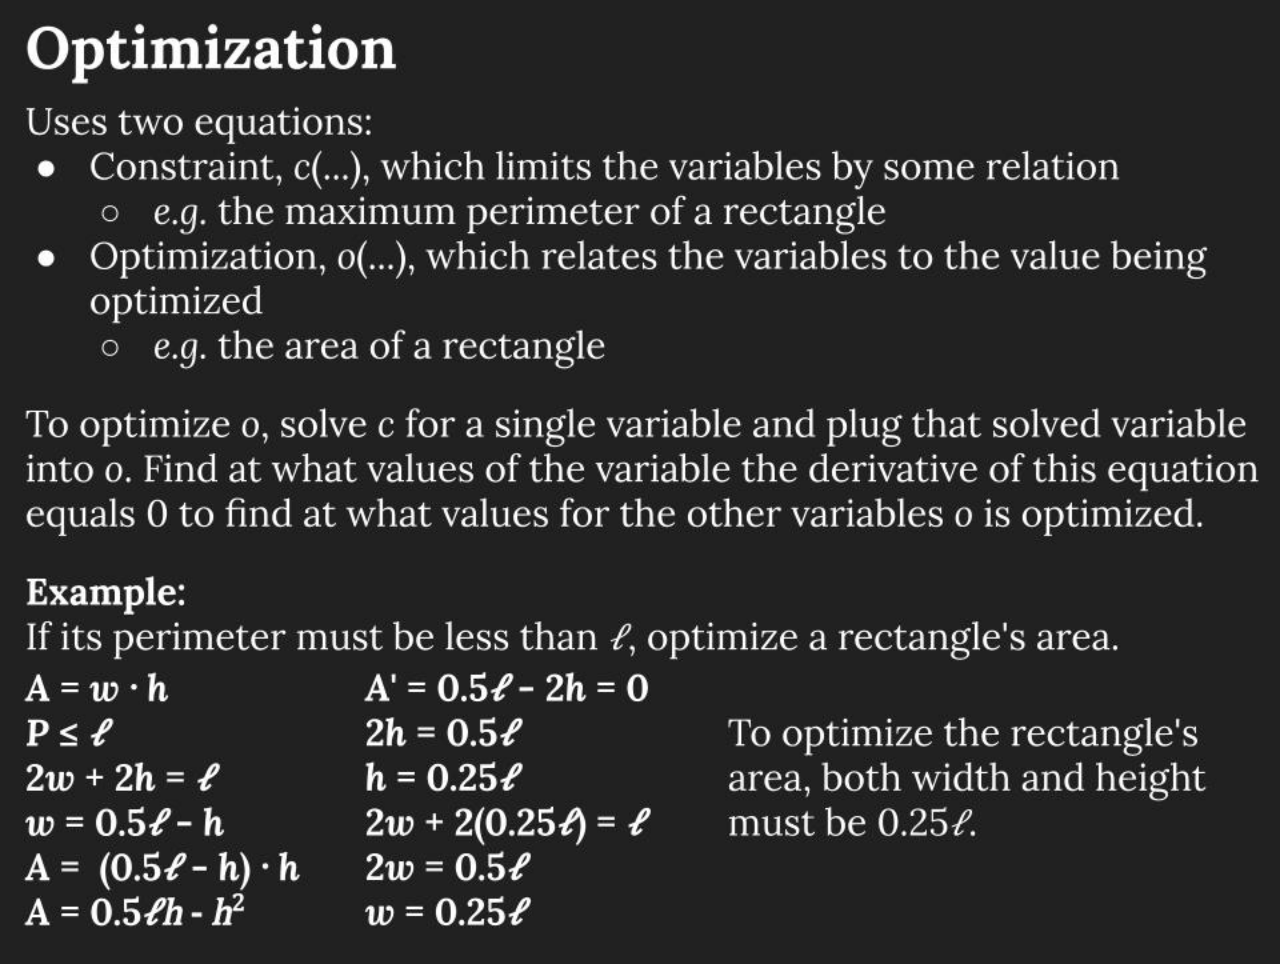
<file: reviewsheets/optimization.html>
<!DOCTYPE html>
<html>
<head>
   <title>Review Sheet ー Optimization</title>
   <link rel='stylesheet' href='./review.css'>
</head>
<body>
   <image class="review-notecard" src="./optimization.jpg"></image>
</body>
</html>
</file>
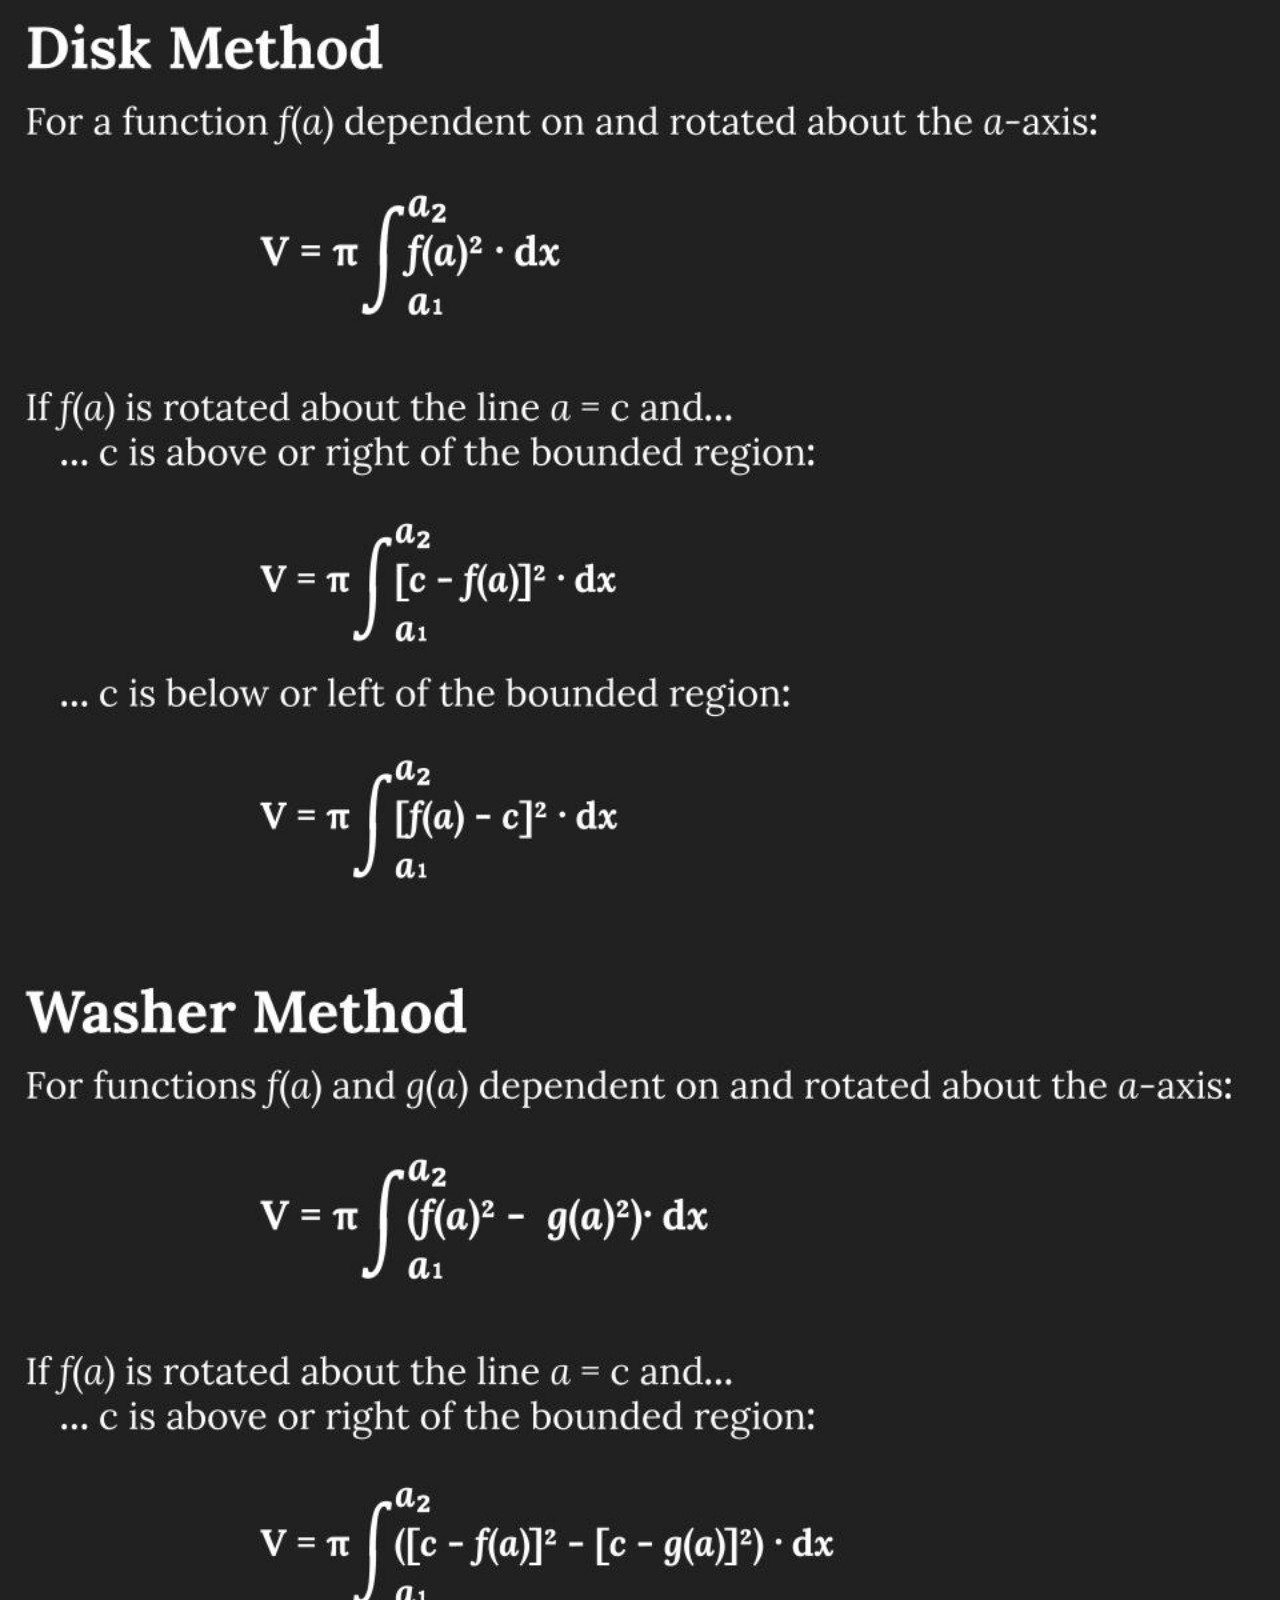
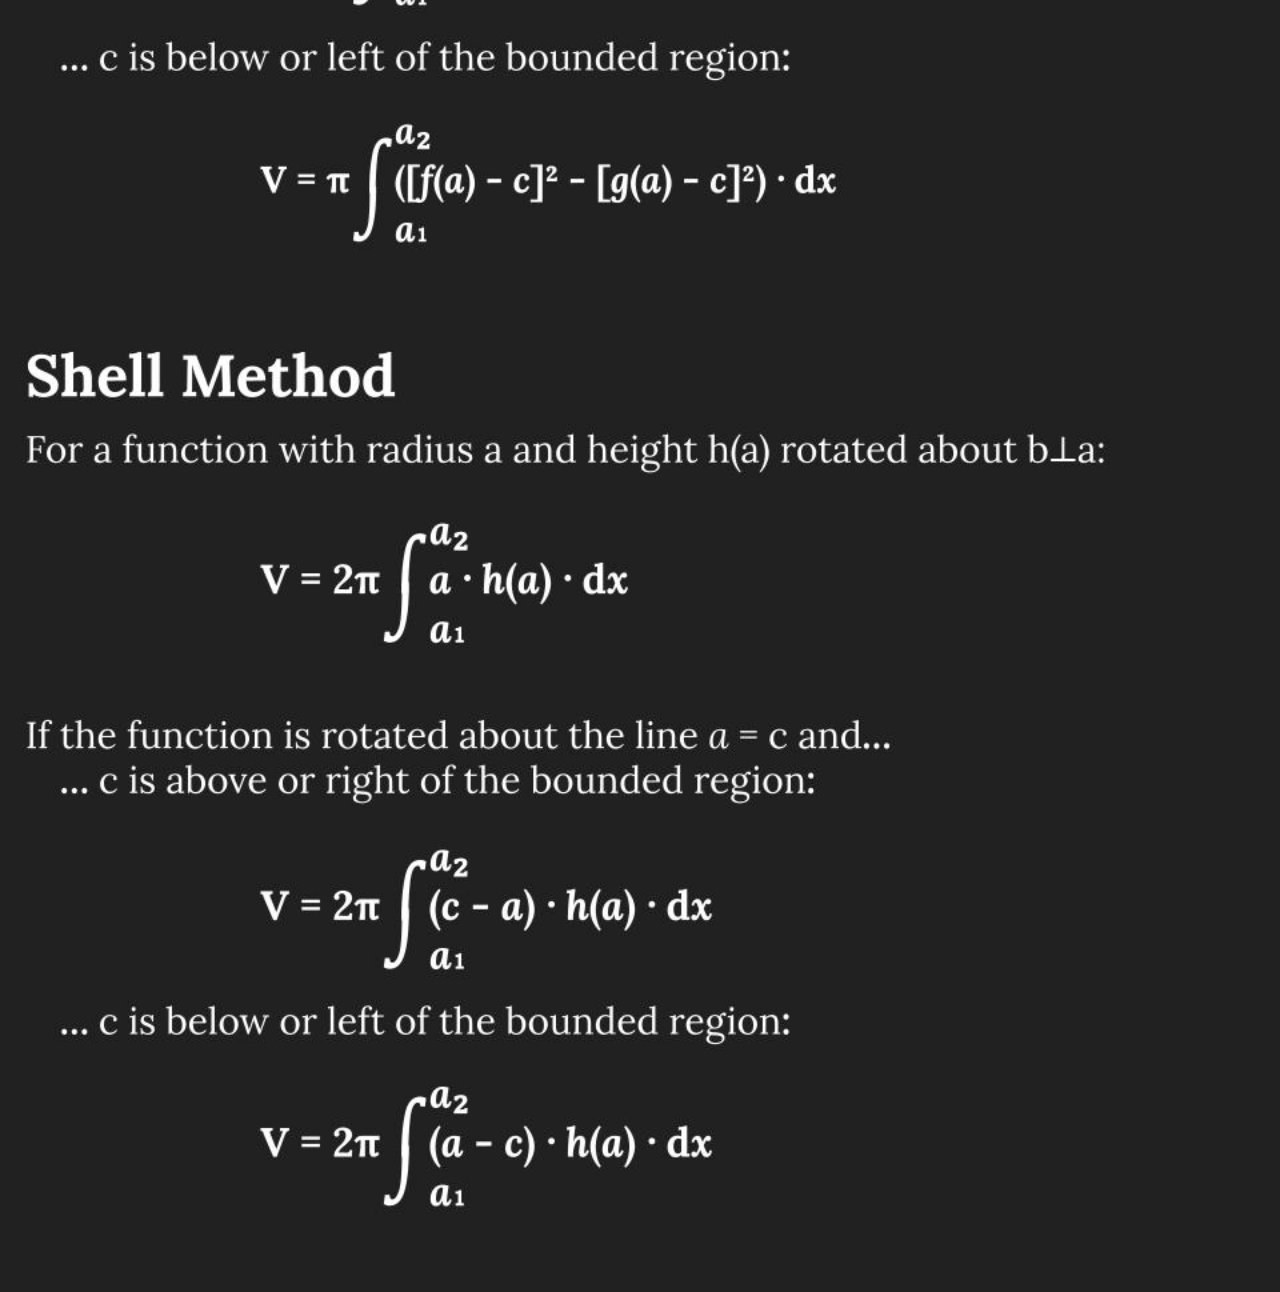
<file: reviewsheets/volume.html>
<!DOCTYPE html>
<html>
<head>
   <title>Review Sheet ー Volumes of Revolution</title>
   <link rel='stylesheet' href='./review.css'>
</head>
<body>
   <image class="review-notecard" src="./diskmethod.jpg"></image>    <br />
   <image class="review-notecard" src="./washermethod.jpg"></image>  <br />
   <image class="review-notecard" src="./shellmethod.jpg"></image>
</body>
</html>
</file>
<file: stylesheets/root.css>
:root{
   --menu-color: rgba(30,30,30,0.33);
}
</file>
<file: stylesheets/navigator.css>
body{
   background-color: rgb(135,155,150);
}

#main-navigator{
   position: fixed;
   top: 33%;
   left: 0;
   margin: 0;
   transform: translate(0, -50%);
   
   /*
   padding: 0.15em;
   padding-left: 0.2em;
   */
   padding: 0.1em;
   
   background-color: rgba(30,30,30,0.33);
   color: white;
   font-family: monospace;
   font-size: 1.4em;
   
   box-sizing: border-box;
   border: 2px solid white;
   border-left: none;
   border-top-right-radius: 0.25em;
   border-bottom-right-radius: 0.25em;
   
   overflow: auto;
   overflow-x: hidden;
   text-wrap: break-word;
}

#navi-label{
   width: 100%;
   margin: 0;
   margin-top: 0.2em;
   margin-bottom: 0.25em;
   padding: 0;
   text-align: center;
}
#navi-label::after{
   content: "M";
   color: rgba(0,0,0,0);
   
   position: absolute;
   /* width: calc(100% - 0.6em - 0.5em - 1em); */
   width: calc(100% - 1em);
   left: 0;
   padding: 0;
   margin-top: -0.1em;
   /* margin-left: 1em; */
   margin-left: 0.5em;
   
   box-sizing: border-box;
   outline: none;
   border: none;
   border-bottom: 3px solid white;
   border-radius: 25px / 3px;
   
   /* outline: 1px solid red; */
}
.sub-label{
   display: inline-block;
   font-weight: bold;
   font-size: 1.1em;
   padding-left: 0.5em;
   margin-right: 0.5em;
   margin-bottom: 0.1em;
   margin-top: 0.1em;
}
.sub-label::after{
   content: "M";
   color: rgba(0,0,0,0);
   
   position: absolute;
   width: calc(100% - 0.6em - 0.5em - 1em);
   left: 0;
   padding: 0;
   margin-top: -0.1em;
   margin-left: 1em;
   
   box-sizing: border-box;
   outline: none;
   border: none;
   border-bottom: 2px solid white;
   border-radius: 15px / 2px;
   border-bottom-left-radius: 0px;
}

.sub-menu{
   margin-left: 1em;
   padding-left: 0em;
   border-left: 1px solid white;
   box-sizing: border-box;
   padding-top: 0.15em;
   margin-bottom: 0.2em;
   border-radius: 5px / 15px;
   border-top-left-radius: 0px;
}

.navigator-button{
   display: inline-block;
   position: relative;
   /* width: 100%; */
   
   cursor: pointer;
   
   margin-left: 0;
   /* padding: 0; */
   padding-left: 0.5em;
   
   color: white;
   /* background-color: var(--menu-color); */
   background-color: rgba(0,0,0,0);
   
   box-sizing: border-box;
   outline: none;
   border: none;
   /* border-bottom: 1px solid white; */
   
   text-align: left;
   
   font-family: monospace;
   font-size: 1em;
   
   transition: padding-left 0.3s;
}
.navigator-button:hover{
   padding-left: 1em;
   font-weight: bold;
   padding-top: 0;
}

.navigator-button::after{
   content: "M";
   color: rgba(0,0,0,0);
   
   width: calc(100% - 2em);
   
   position: absolute;
   left: 0;
   padding: 0;
   margin-top: -0.1em;
   margin-left: 0.68em;
   
   box-sizing: border-box;
   outline: none;
   border: none;
   border-bottom: 1px dashed white;
   
   transition: margin-left 0.4s;
}
.navigator-button:hover::after{
   margin-left: 1.5em;
}
/*
.navigator-button:last-child::after{
   border-bottom: none;
}
*/
</file>
<file: stylesheets/pagecontainer.css>
#page-container{
   position: absolute;
   margin: 0;
   top: 0;
   left: 33%;
   
   font-size: 1.4em;
   
   /* width: 60%;
   height: ; */
   padding: 0;
   border: 2px solid white;
   box-sizing: border-box;
   border-radius: 0.25em;
   background-color: rgba(30,30,30,0.33);
   color: white;
}
</file>
<file: volumesofrevolution/stylesheet.css>
:root{
   --motif-f: white;
   --motif-g: white;
   --motif-step: white;
   --motif-r-step: white;
   --motif-y-lower: white;
   --motif-y-upper: white;
   --motif-x-lower: white;
   --motif-x-upper: white;
}

body{
   background-color: rgb(80,80,80);
   /* padding: 0;
   margin: 0; */
   /* font-family: monospace; */
}

.definer{
   display: inline-block;
   font-weight: bold;
   margin-bottom: 1em;
   vertical-align: middle;
   font-size: 1.3em;
   color: rgb(255,255,255);
}

#define-f{
   color: var(--motif-f);
}
#define-g{
   color: var(--motif-g);
}
#define-step{
   color: var(--motif-step);
}

.definition-input{
   outline: none;
   box-sizing: border-box;
   color: rgb(255,255,255);
   border: none;
   border-bottom: 2px solid white;
   font-weight: bold;
   font-size: 0.8em;
   /* border: 1px dashed rgb(180,180,180); */
   background-color: rgba(160,160,160,0.25);
   /* font-family: monospace; */
   padding-left: 0.5em;
   padding-right: 0.5em;
}
.definition-input:hover{
   /* border: none; */
   /* border: 1px dotted rgb(200,200,200); */
   background-color: rgba(180,180,180,0.33);
}
.definition-input:focus{
   /* border: none; */
   background-color: rgba(200,200,200,0.4);
}

#make-it-3d{
   font-weight: bold;
   font-size: 1.3em;
   border: 2px solid white;
}
#make-it-3d:hover{
   background-color: rgba(50,50,50,0.33);
}

#f-of-x{
   color: var(--motif-f);
   /* border: none; */
   border-bottom: 2px solid var(--motif-f);
   margin-right: 1em;
}

#g-of-x{
   color: var(--motif-g);
   /* border: none; */
   border-bottom: 2px solid var(--motif-g);
   margin-right: 1em;
}

#step{
   color: var(--motif-step);
   /* border: none; */
   border-bottom: 2px solid var(--motif-step);
   /* text-align: center; */
}

#r-step{
   color: var(--motif-r-step);
   /* border: none; */
   border-bottom: 2px solid var(--motif-r-step);
   /* text-align: center; */
}

.color-input-container{
   display: inline-block;
   /* outline: 1px dotted red; */
   height: 100%;
   width: auto;
   margin: 0;
   vertical-align: bottom;
   padding-bottom: -0.5em;
}
.color-input{
   display: inline;
   width: 1.5em;
   height: 1.5em;
   border: none;
   outline: none;
}
.color-input::-webkit-color-swatch-wrapper {
	padding: 0;
}
.color-input::-webkit-color-swatch {
	border: none;
}

.f-equals-hint{
   font-size: 0.7em;
   font-weight: normal;
   vertical-align: middle;
}

canvas{
   /* outline: 1px dashed white; */
   background-color: rgb(200,200,200);
   /* width: 500px; */
   /* height: 500px; */
}

#calculation-curtain{
   position: absolute;
   width: 100%;
   height: 100%;
   vertical-align: middle;
   text-align: center;
   margin: -0.5em;
   padding: 0;
   background-color: rgba(0,0,0,0.5);
}

#calculation-curtain-inner{
   position: absolute;
   display: inline-block;
   width: auto;
   vertical-align: middle;
   color: white;
   font-size: 4em;
   margin: 0;
   top: 50%;
   left: 50%;
   transform: translate(-50%, -50%);
}
</file>
<file: volumesofrevolution/3drender/stylesheet/basestyle.css>
:root{
   --bg-dark: rgb(0,0,0);
   --bg-dusk: rgb(150,150,150);
   --bg-light: rgb(255,255,255);
   --bg-neon: rgb(15,15,15);
   
   --txt-dark: rgb(255,255,255);
   --txt-dusk: rgb(255,255,255);
   --txt-light: rgb(0,0,0);
   --txt-neon: rgb(57,255,20);
   
   --menu-dark: rgba(100,100,100,0.5);
   --menu-dusk: rgba(75,75,75,0.5);
   --menu-light: rgba(160,160,160,0.5);
   --menu-neon: rgba(50,50,50,0.5);   
   
   --bg-active: var(--bg-neon);
   --txt-active: var(--txt-neon);
   --menu-active: var(--menu-neon);
   
   --log-height: calc(540px - 1.15em - 1.5em);

   --cont-width: calc(12.15 * (2em + 2px + 1em));
}
body{
   background-color: var(--bg-active);
   color: var(--txt-active);
   font-family: monospace;
   /* font-weight: bold; */
   margin: 0;
   padding: 0;
}

#render-element{
   outline: 1px solid var(--txt-active);
   position: absolute;
   left: 50%;
   margin-top: 0.5em;
   /*
   top: 50%; 
   margin: 0.5em;
   */
   width: 960px;
   height: 540px;
   background-color: var(--menu-active);
   
   transform: translate(-50%, 0);
}

#control{
   position: absolute;
   left: 50%;
   bottom: 0;
   margin-bottom: 0.5em;
   
   font-family: monospace;
   outline: 1px solid var(--txt-active);
   background-color: var(--menu-active);
   transform: translate(-50%, 0);
   
   opacity: 40%;
   
   padding-left: 1em;
   padding-right: 0;

   /* min-width: 499px; */
   min-width: var(--cont-width);
   /* min-width: 500px; */
}
#control:hover{
   opacity: 100%;
}
#control m{
   font-family: monospace;
   display: inline-block;
   box-sizing: border-box;
   margin: 0;
   /* margin-left: 1.5em; */
   margin-right: calc(2em + 2px);
   padding: 0.2em;
   padding-left: 0.5em;
   padding-right: 0.5em;
   outline: 1px dotted var(--txt-active);
   background-color: var(--menu-active);
   cursor: pointer;
}
#control m:hover{
   outline: 1px solid var(--txt-active);
   font-weight: bold;
   padding-top: 0.1em;
   padding-bottom: 0.1em;
   box-shadow: 0 0 3px 2px var(--txt-active), 0 0 20px 0 inset var(--txt-active);
}
#control span{
   display: inline-block;
   margin-top: 0.2em;
   margin-bottom: 0.2em;
   padding-left: 1em;
   padding-right: -0.5em;
}

#log-cont{
   position: absolute;
   display: none;
   top: 0;
   left: 0;
   margin: 0.5em;
   text-align: left;
   font-family: monospace;
   /* padding: 0.2em; */
   outline: 1px solid var(--txt-active);
   background-color: var(--menu-active);
   width: calc(100% - 960px - 1.5em - 0.2em);
   max-height: calc(100% - 1.5em + 0.8em - 0.2em);
}
#log-cont b{
   /* background-color: var(--menu-active); */
   background-color: rgba(0,0,0,0.1);
   text-align: center;
   /* width: calc(100% + 0.4em); */
   width: 100%;
   display: block;
   font-size: 1.15em;
   /* margin-left: -0.2em;
   margin-top: -0.2em; */
   padding-top: 0.2em;
   padding-bottom: 0;
   margin-bottom: -1em;
   border-bottom: 1px dotted var(--txt-active);
}
/* #log-cont b::after{ */
#log{
   /* outline: 1px solid red; */
   position: relative;
   display: block;
   margin: 0;
   top: 0;
   left: 0;
   /* margin-top: calc(0.4em + 1.15em); */
   margin-top: 1.15em;
   /* margin-bottom: 0.4em; */
   max-height: var(--log-height);
   /* v Gives slight border between log and cont v */
   /* | Also gives room for padding to allow the |
      V text to move out of the scrollbar's way  V */
   width: calc(100% - 2em);
   padding-left: 1em;
   padding-right: 1em;
   padding-top: 0.1em;
   padding-bottom: 0.1em;
   word-wrap: break-word;
   overflow: auto;
   /* box-shadow: 0 0 3px 2px var(--txt-active); */
}
#log span:nth-of-type(odd)::after{
   /* outline: 1px solid var(--txt-active); */
   position: absolute;
   background-color: var(--menu-active);
   color: var(--menu-active);
   opacity: 33%;
   content: '.';
   width: 100%;
   left: 0;
}
.temporary-log{
   /* background-color: red; */
}
</file>
<file: reviewsheets/review.css>
body{
   padding: 0;
   margin: 0;
   background-color: #212121;
}
.review-notecard{
   margin: 0;
   left: 0;
   top: 0;
   width: 100%;
}
</file>
